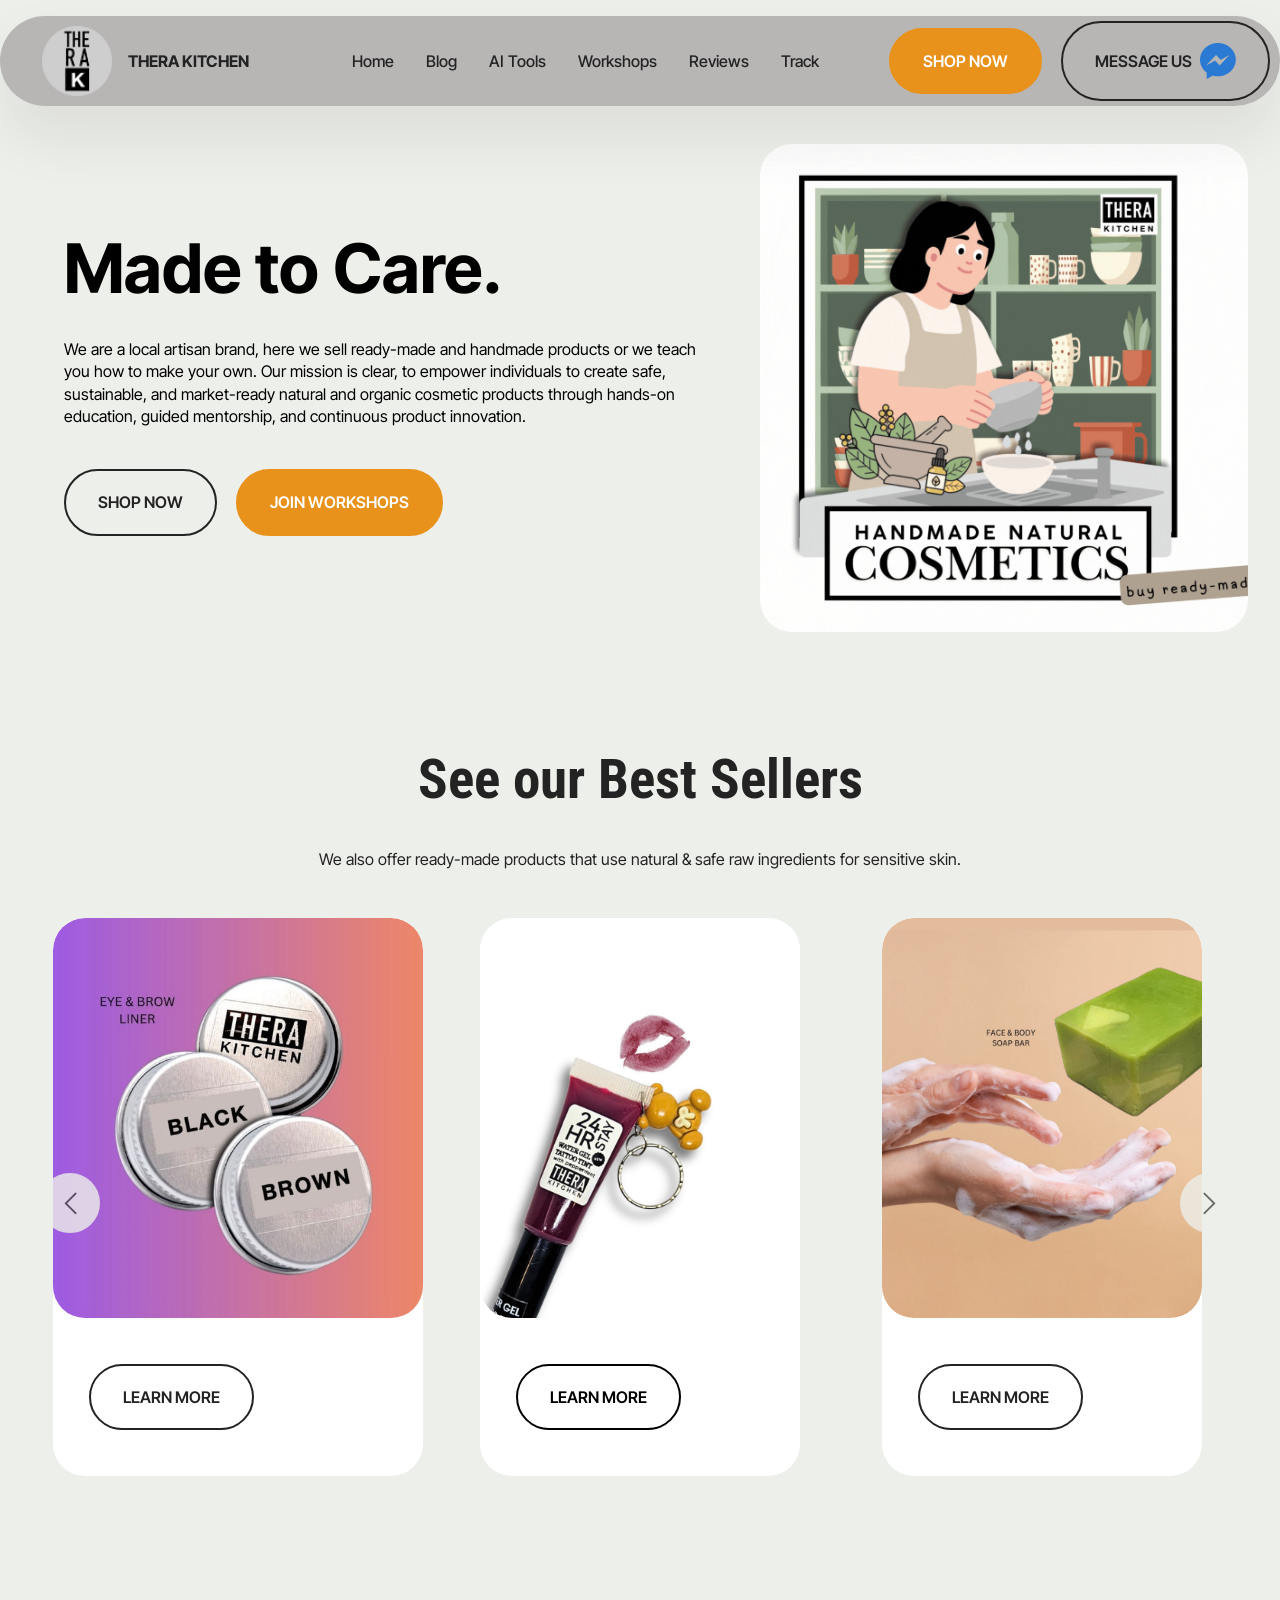
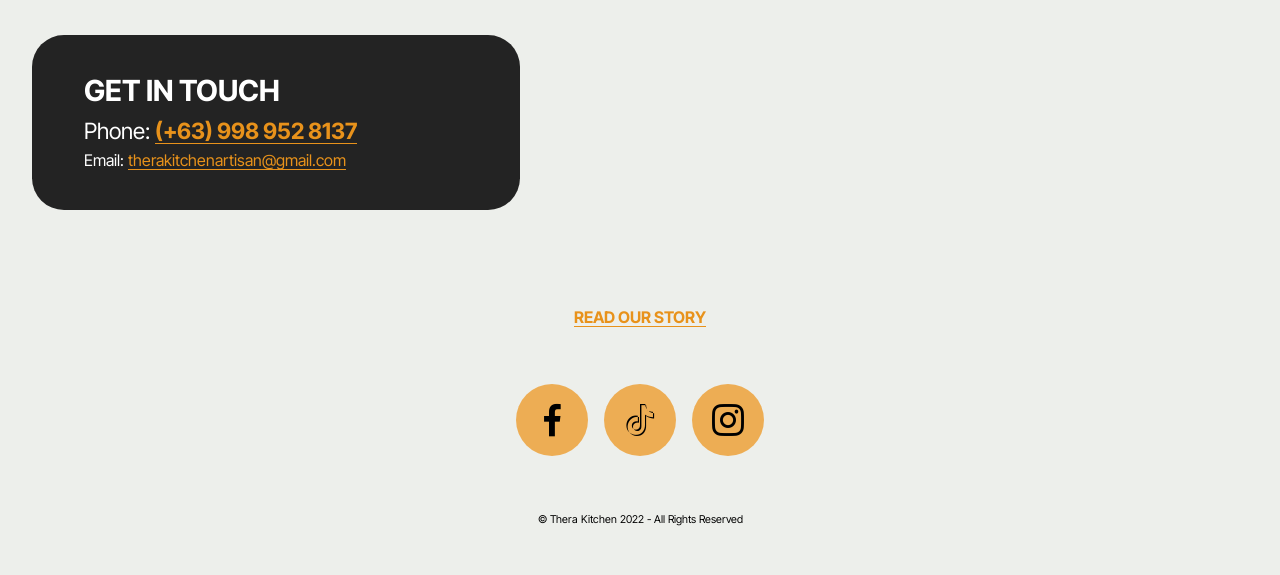
<file: index.html>
<!DOCTYPE html>
<html  >
<head>
  <!-- Site made with Mobirise Website Builder v6.1.12, https://mobirise.com -->
  <meta charset="UTF-8">
  <meta http-equiv="X-UA-Compatible" content="IE=edge">
  <meta name="generator" content="Mobirise v6.1.12, mobirise.com">
  <meta name="viewport" content="width=device-width, initial-scale=1, minimum-scale=1">
  <link rel="shortcut icon" href="assets/images/thera20round20logo201-64x64.png" type="image/x-icon">
  <meta name="description" content="">
  
  
  <title>Home</title>
  <link rel="stylesheet" href="assets/web/assets/mobirise-icons2/mobirise2.css">
  <link rel="stylesheet" href="assets/bootstrap/css/bootstrap.min.css">
  <link rel="stylesheet" href="assets/animatecss/animate.css">
  <link rel="stylesheet" href="assets/dropdown/css/style.css">
  <link rel="stylesheet" href="assets/socicon/css/styles.css">
  <link rel="stylesheet" href="assets/theme/css/style.css">
  <link rel="preload" href="https://fonts.googleapis.com/css?family=Inter+Tight:100,200,300,400,500,600,700,800,900,100i,200i,300i,400i,500i,600i,700i,800i,900i&display=swap" as="style" onload="this.onload=null;this.rel='stylesheet'">
  <noscript><link rel="stylesheet" href="https://fonts.googleapis.com/css?family=Inter+Tight:100,200,300,400,500,600,700,800,900,100i,200i,300i,400i,500i,600i,700i,800i,900i&display=swap"></noscript>
  <link rel="preload" href="https://fonts.googleapis.com/css?family=Roboto+Condensed:100,200,300,400,500,600,700,800,900,100i,200i,300i,400i,500i,600i,700i,800i,900i&display=swap" as="style" onload="this.onload=null;this.rel='stylesheet'">
  <noscript><link rel="stylesheet" href="https://fonts.googleapis.com/css?family=Roboto+Condensed:100,200,300,400,500,600,700,800,900,100i,200i,300i,400i,500i,600i,700i,800i,900i&display=swap"></noscript>
  <link rel="preload" as="style" href="assets/mobirise/css/mbr-additional.css?v=e5e3z8"><link rel="stylesheet" href="assets/mobirise/css/mbr-additional.css?v=e5e3z8" type="text/css">

  
  
  
</head>
<body>
  
  <section data-bs-version="5.1" class="menu menu2 cid-veI0uJcOkn" once="menu" id="menu02-1m">
	

	<nav class="navbar navbar-dropdown navbar-fixed-top navbar-expand-lg">
		<div class="container">
			<div class="navbar-brand">
				<span class="navbar-logo">
					<a href="https://therakitchen.online">
						<img src="assets/images/thera20round20logo201-64x64.png" alt="Thera Kitchen" style="height: 4.4rem;">
					</a>
				</span>
				<span class="navbar-caption-wrap"><a class="navbar-caption text-black text-primary display-4" href="index.html#header05-1">THERA KITCHEN</a></span>
			</div>
			<button class="navbar-toggler" type="button" data-toggle="collapse" data-bs-toggle="collapse" data-target="#navbarSupportedContent" data-bs-target="#navbarSupportedContent" aria-controls="navbarNavAltMarkup" aria-expanded="false" aria-label="Toggle navigation">
				<div class="hamburger">
					<span></span>
					<span></span>
					<span></span>
					<span></span>
				</div>
			</button>
			<div class="collapse navbar-collapse" id="navbarSupportedContent">
				<ul class="navbar-nav nav-dropdown" data-app-modern-menu="true"><li class="nav-item">
						<a class="nav-link link text-black display-4" href="http://therakitchen.online" target="_blank">Home</a>
					</li><li class="nav-item"><a class="nav-link link text-black display-4" href="index.html#header01-7">Blog</a></li>
					<li class="nav-item">
						<a class="nav-link link text-black display-4" href="index.html#features04-w" aria-expanded="false">AI Tools</a>
					</li><li class="nav-item"><a class="nav-link link text-black text-primary display-4" href="workshop.html">Workshops</a></li>
					<li class="nav-item">
						<a class="nav-link link text-black display-4" href="https://951faee5bf53443e90362c56c94fdb6d.elf.site/" target="_blank">Reviews</a>
					</li><li class="nav-item"><a class="nav-link link text-black text-primary display-4" href="https://spx.ph/en" target="_blank">Track</a></li></ul>
				
				<div class="navbar-buttons mbr-section-btn"><a class="btn btn-primary display-4" href="https://take.app/therakitchen/" target="_blank">SHOP NOW</a> <a class="btn btn-black-outline display-4" href="https://m.me/therakitchenph" target="_blank"><span class="socicon socicon-messenger mbr-iconfont mbr-iconfont-btn" style="font-size: 36px; color: rgb(42, 122, 212);"></span>MESSAGE US</a></div>
			</div>
		</div>
	</nav>
</section>

<section data-bs-version="5.1" class="header1 cid-veN69guvbi" id="header01-1t">
	

	
	

	<div class="container-fluid">
		<div class="row justify-content-center">
			<div class="col-12 col-md-12 col-lg-5 image-wrapper">
				<img class="w-100" src="assets/images/front-page-update-april-22-2026.gif" alt="Thera Kitchen">
			</div>
			<div class="col-12 col-lg col-md-12">
				<div class="text-wrapper align-left">
					<h1 class="mbr-section-title mbr-fonts-style mb-4 display-1">
						<strong>Made to Care.</strong></h1>
					<p class="mbr-text mbr-fonts-style mb-4 display-4">We are a local artisan brand, here we sell ready-made and handmade products or we teach you how to make your own. Our mission is clear, to empower individuals to create safe, sustainable, and market-ready natural and organic cosmetic products through hands-on education, guided mentorship, and continuous product innovation.<br></p>
					<div class="mbr-section-btn mt-3"><a class="btn btn-black-outline display-4" href="https://take.app/therakitchen/" target="_blank">SHOP NOW</a> <a class="btn btn-primary display-4" href="workshop.html">JOIN WORKSHOPS</a></div>
				</div>
			</div>
		</div>
	</div>
</section>

<section data-bs-version="5.1" class="features017 mbr-embla cid-vgAcHRNpsF" id="features017-3j">
	
	
	<div class="position-relative">
		<div class="container-fluid">
			<div class="row justify-content-center">
				<div class="col-12 content-head">
					<div class="mbr-section-head mb-5">
						<h4 class="mbr-section-title mbr-fonts-style align-center mb-0 display-2"><strong>See our Best Sellers</strong></h4>
						<h5 class="mbr-section-subtitle mbr-fonts-style align-center mb-0 mt-4 display-4"><div>We also offer ready-made products that use natural &amp; safe raw ingredients for sensitive skin.</div></h5>
					</div>
				</div>
			</div>
		</div>

		<div class="embla" data-skip-snaps="true" data-align="center" data-contain-scroll="trimSnaps" data-loop="true" data-auto-play="true" data-auto-play-interval="5" data-draggable="true">
			<div class="embla__viewport container-fluid">
				<div class="embla__container">
					
					<div class="embla__slide slider-image item active" style="margin-left: 1rem; margin-right: 1rem;">
						<div class="slide-content">
							<div class="item-img">
								<div class="item-wrapper">
									
								<a href="http://overallfaceandbodysoapbarhttps://therakitchen.github.io/overallfaceandbodysoapbar/" target="false"></a><a href="https://therakitchen.github.io/watergel24hourstay/"><img src="assets/images/water20gel20tint-838x1048.jpg" alt="Water Gel Lip Tint" title="" data-slide-to="0" data-bs-slide-to="0"></a></div>
							</div>
							<div class="item-content">
								
								
								
							</div>
							<div class="mbr-section-btn item-footer mt-2"><a href="https://therakitchen.github.io/watergel24hourstay/" class="btn item-btn btn-info-outline display-4">LEARN MORE</a></div>
						</div>
					</div><div class="embla__slide slider-image item" style="margin-left: 1rem; margin-right: 1rem;">
						<div class="slide-content">
							<div class="item-img">
								<div class="item-wrapper">
									
								<a href="https://take.app/therakitchen/p/clzcvrj3y0017xga9hlr51474" target="false"></a><a href="" target="false"></a><a href="https://therakitchen.github.io/overallfaceandbodysoapbar/"><img src="assets/images/soap20bar-838x1048.jpg" alt="Overall Face and Body Soap Bar" title="" data-slide-to="1" data-bs-slide-to="1"></a></div>
							</div>
							<div class="item-content">
								
								
								
							</div>

							<div class="mbr-section-btn item-footer mt-2"><a href="https://therakitchen.github.io/overallfaceandbodysoapbar/" class="btn item-btn btn-black-outline display-4">LEARN MORE</a></div>
						</div>
					</div>
					<div class="embla__slide slider-image item" style="margin-left: 1rem; margin-right: 1rem;">
						<div class="slide-content">
							<div class="item-img">
								<div class="item-wrapper">
									
								<a href="https://therakitchen.github.io/oatglowfacialcreamwash/"><img src="assets/images/oat20glow20facial20wash2-838x1048.jpg" alt="Oat Glow Facial Wash" title="" data-slide-to="3" data-bs-slide-to="3"></a></div>
							</div>
							<div class="item-content">
								
								
								
							</div>
							<div class="mbr-section-btn item-footer mt-2"><a href="https://therakitchen.github.io/oatglowfacialcreamwash/" class="btn item-btn btn-black-outline display-4">LEARN MORE</a></div>
						</div>
					</div>
					<div class="embla__slide slider-image item" style="margin-left: 1rem; margin-right: 1rem;">
						<div class="slide-content">
							<div class="item-img">
								<div class="item-wrapper">
									
								<a href="https://therakitchen.github.io/skinkindbbcream/"><img src="assets/images/skin20kind20bb20cream20-838x1048.jpg" alt="Skin Kind BB Cream" title="" data-slide-to="4" data-bs-slide-to="4"></a></div>
							</div>
							<div class="item-content">
								
								
								
							</div>
							<div class="mbr-section-btn item-footer mt-2"><a href="https://therakitchen.github.io/skinkindbbcream/" class="btn item-btn btn-black-outline display-4">LEARN MORE</a></div>
						</div>
					</div>
					<div class="embla__slide slider-image item" style="margin-left: 1rem; margin-right: 1rem;">
						<div class="slide-content">
							<div class="item-img">
								<div class="item-wrapper">
									
								<a href="https://therakitchen.github.io/vinylpigmentlips-cheekstain/"><img src="assets/images/vinyl20pigment-838x1048.jpg" alt="Vinyl Pigment Stain" title="" data-slide-to="5" data-bs-slide-to="5"></a></div>
							</div>
							<div class="item-content">
								
								
								
							</div>
							<div class="mbr-section-btn item-footer mt-2"><a href="https://therakitchen.github.io/vinylpigmentlips-cheekstain/" class="btn item-btn btn-black-outline display-4">LEARN MORE</a></div>
						</div>
					</div>
					<div class="embla__slide slider-image item" style="margin-left: 1rem; margin-right: 1rem;">
					<div class="slide-content">
						<div class="item-img">
							<div class="item-wrapper">
								
							<a href="https://therakitchen.github.io/lusterdustshampoo/"><img src="assets/images/luster20dust3-838x1048.jpg" alt="Luster Dust Shampoo" title="" data-slide-to="5" data-bs-slide-to="5"></a></div>
						</div>
						<div class="item-content">
							
							
							
						</div>
						<div class="mbr-section-btn item-footer mt-2"><a href="https://therakitchen.github.io/lusterdustshampoo/" class="btn item-btn btn-black-outline display-4">LEARN MORE</a></div>
					</div>
					</div><div class="embla__slide slider-image item" style="margin-left: 1rem; margin-right: 1rem;">
						<div class="slide-content">
							<div class="item-img">
								<div class="item-wrapper">
									
								<a href="https://therakitchen.github.io/hairconditionerbloombars/"><img src="assets/images/bloom20bars-838x1048.jpg" alt="Bloom Bars Hair Conditioner" title="" data-slide-to="6" data-bs-slide-to="6"></a></div>
							</div>
							<div class="item-content">
								
								
								
							</div>
							<div class="mbr-section-btn item-footer mt-2"><a href="https://therakitchen.github.io/hairconditionerbloombars/" class="btn item-btn btn-black-outline display-4">LEARN MORE</a></div>
						</div>
					</div>
					<div class="embla__slide slider-image item" style="margin-left: 1rem; margin-right: 1rem;">
						<div class="slide-content">
							<div class="item-img">
								<div class="item-wrapper">
									
								<a href="https://therakitchen.github.io/botanicaglowsettingpowder/"><img src="assets/images/seting20powder-838x1048.jpg" alt="Botanica Glow Setting Face Powder" title="" data-slide-to="7" data-bs-slide-to="7"></a></div>
							</div>
							<div class="item-content">
								
								
								
							</div>
							<div class="mbr-section-btn item-footer mt-2"><a href="https://therakitchen.github.io/botanicaglowsettingpowder/" class="btn item-btn btn-black-outline display-4">LEARN MORE</a></div>
						</div>
					</div><div class="embla__slide slider-image item" style="margin-left: 1rem; margin-right: 1rem;">
						<div class="slide-content">
							<div class="item-img">
								<div class="item-wrapper">
									
								<a href="https://therakitchen.github.io/edgestayeyeliner/"><img src="assets/images/edge20stay-838x1048.jpeg" alt="Edge Stay" title="" data-slide-to="8" data-bs-slide-to="9"></a></div>
							</div>
							<div class="item-content">
								
								
								
							</div>
							<div class="mbr-section-btn item-footer mt-2"><a href="https://therakitchen.github.io/edgestayeyeliner/" class="btn item-btn btn-black-outline display-4">LEARN MORE</a></div>
						</div>
					</div>
					
				</div>
			</div>
			<button class="embla__button embla__button--prev">
				<span class="mobi-mbri mobi-mbri-arrow-prev mbr-iconfont" aria-hidden="true"></span>
				<span class="sr-only visually-hidden visually-hidden visually-hidden">Previous</span>
			</button>
			<button class="embla__button embla__button--next">
				<span class="mobi-mbri mobi-mbri-arrow-next mbr-iconfont" aria-hidden="true"></span>
				<span class="sr-only visually-hidden visually-hidden visually-hidden">Next</span>
			</button>
		</div>
	</div>
</section>

<section data-bs-version="5.1" class="contacts2 map1 cid-tLdYHD757A" id="contacts02-9">

    

    
    <div class="container">
        <div class="mbr-section-head mb-5">
            <h3 class="mbr-section-title mbr-fonts-style align-center mb-0 display-7"><strong>WE'D LOVE TO HEAR FROM YOU</strong></h3>
            
        </div>
        <div class="row justify-content-center mt-4">
            <div class="card col-12 col-md-5">
                <div class="card-wrapper">
                    <div class="text-wrapper">
                        <h5 class="cardTitle mbr-fonts-style mb-2 display-5">
                        <strong>GET IN TOUCH</strong></h5>
                    <ul class="list mbr-fonts-style display-4">
                        <li class="mbr-text item-wrap"><span style="font-size: 1.4rem;">Phone: </span><a href="tel:+12345678910" class="text-primary" style="font-size: 1.4rem;"><strong>(+63) 998 952 8137</strong></a></li>
                        <li class="mbr-text item-wrap">Email: <a href="mailto:therakitchenartisan@site.com?subject=Inquiry%20for%20Workshop" class="text-primary">therakitchenartisan@gmail.com</a></li>
                    </ul>
                    </div>
                </div>
            </div>
            <div class="map-wrapper col-12 col-md-7">
                <div class="google-map"><iframe frameborder="0" style="border:0" src="https://www.google.com/maps/embed?pb=!1m18!1m12!1m3!1d3865.859377470427!2d121.0731129400002!3d14.319599786191928!2m3!1f0!2f0!3f0!3m2!1i1024!2i768!4f13.1!3m3!1m2!1s0x3397d70072e1ec35%3A0xe358774133ccc570!2sThera%20Kitchen!5e0!3m2!1sen!2sph!4v1774282691846!5m2!1sen!2sph" allowfullscreen=""></iframe></div>
            </div>
        </div>
    </div>
</section>

<section data-bs-version="5.1" class="footer3 cid-vgjgWazMSn" once="footers" id="footer03-3f">

        

    

    <div class="container">
        <div class="row">
            <div class="row-links">
                <ul class="header-menu">
                  
                  
                  
                  
                <li class="header-menu-item mbr-fonts-style display-4"><em><a href="about.html" class="text-primary"><strong>READ OUR STORY</strong></a></em></li></ul>
              </div>

            <div class="col-12 mt-4">
                <div class="social-row">
                    <div class="soc-item">
                        <a href="https://www.facebook.com/therakitchenph" target="_blank">
                            <span class="mbr-iconfont display-7 socicon-facebook socicon" style="color: rgb(0, 0, 0); fill: rgb(0, 0, 0);"></span>
                        </a>
                    </div>
                    <div class="soc-item">
                        <a href="https://www.tiktok.com/@thera.kitchen" target="_blank">
                            <span class="mbr-iconfont socicon-tiktok socicon" style="color: rgb(0, 0, 0); fill: rgb(0, 0, 0);"></span>
                        </a>
                    </div>
                    <div class="soc-item">
                        <a href="https://www.instagram.com/therakitchenartisan/" target="_blank">
                            <span class="mbr-iconfont socicon-instagram socicon"></span>
                        </a>
                    </div>
                    
                    
                </div>
            </div>
            <div class="col-12 mt-5">
                <p class="mbr-fonts-style copyright display-7">
                    © Thera Kitchen 2022 - All Rights Reserved
                </p>
            </div>
        </div>
    </div>
</section>


<script src="assets/bootstrap/js/bootstrap.bundle.min.js"></script>
  <script src="assets/smoothscroll/smooth-scroll.js"></script>
  <script src="assets/ytplayer/index.js"></script>
  <script src="assets/dropdown/js/navbar-dropdown.js"></script>
  <script src="assets/embla/embla.min.js"></script>
  <script src="assets/embla/script.js"></script>
  <script src="assets/theme/js/script.js"></script>
  
  
  
  <input name="animation" type="hidden">
  </body>
</html>
</file>
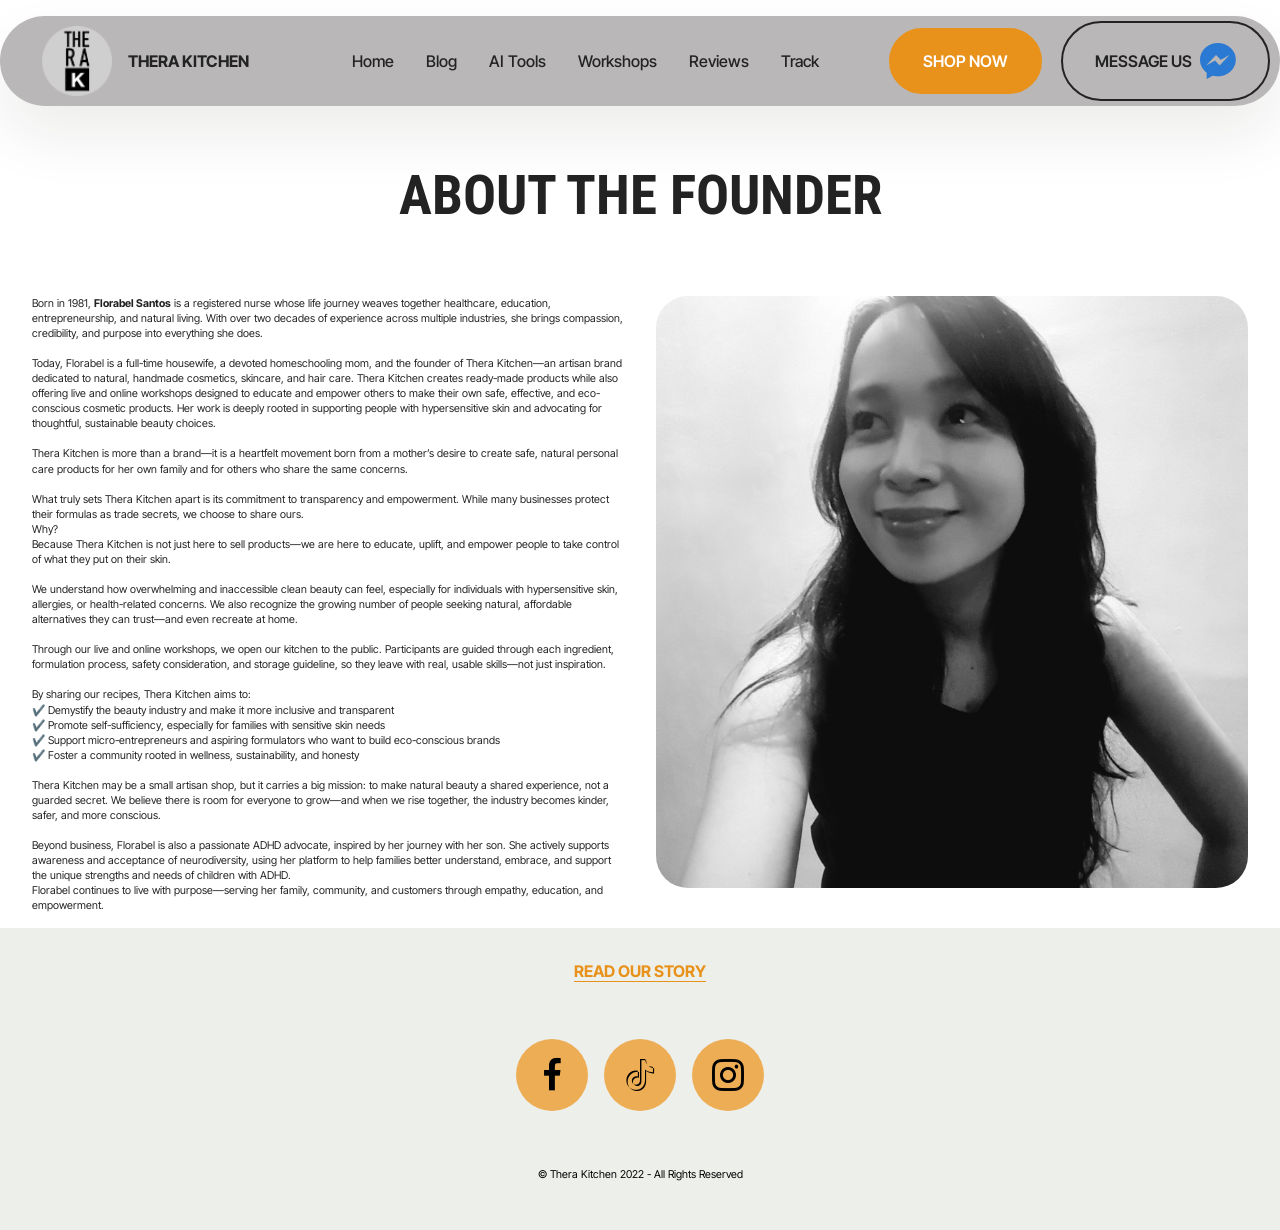
<file: about.html>
<!DOCTYPE html>
<html  >
<head>
  <!-- Site made with Mobirise Website Builder v6.1.12, https://mobirise.com -->
  <meta charset="UTF-8">
  <meta http-equiv="X-UA-Compatible" content="IE=edge">
  <meta name="generator" content="Mobirise v6.1.12, mobirise.com">
  <meta name="viewport" content="width=device-width, initial-scale=1, minimum-scale=1">
  <link rel="shortcut icon" href="assets/images/thera20round20logo201-64x64.png" type="image/x-icon">
  <meta name="description" content="">
  
  
  <title>About</title>
  <link rel="stylesheet" href="assets/web/assets/mobirise-icons2/mobirise2.css">
  <link rel="stylesheet" href="assets/bootstrap/css/bootstrap.min.css">
  <link rel="stylesheet" href="assets/animatecss/animate.css">
  <link rel="stylesheet" href="assets/dropdown/css/style.css">
  <link rel="stylesheet" href="assets/socicon/css/styles.css">
  <link rel="stylesheet" href="assets/theme/css/style.css">
  <link rel="preload" href="https://fonts.googleapis.com/css?family=Inter+Tight:100,200,300,400,500,600,700,800,900,100i,200i,300i,400i,500i,600i,700i,800i,900i&display=swap" as="style" onload="this.onload=null;this.rel='stylesheet'">
  <noscript><link rel="stylesheet" href="https://fonts.googleapis.com/css?family=Inter+Tight:100,200,300,400,500,600,700,800,900,100i,200i,300i,400i,500i,600i,700i,800i,900i&display=swap"></noscript>
  <link rel="preload" href="https://fonts.googleapis.com/css?family=Roboto+Condensed:100,200,300,400,500,600,700,800,900,100i,200i,300i,400i,500i,600i,700i,800i,900i&display=swap" as="style" onload="this.onload=null;this.rel='stylesheet'">
  <noscript><link rel="stylesheet" href="https://fonts.googleapis.com/css?family=Roboto+Condensed:100,200,300,400,500,600,700,800,900,100i,200i,300i,400i,500i,600i,700i,800i,900i&display=swap"></noscript>
  <link rel="preload" as="style" href="assets/mobirise/css/mbr-additional.css?v=d4pHK1"><link rel="stylesheet" href="assets/mobirise/css/mbr-additional.css?v=d4pHK1" type="text/css">

  
  
  
</head>
<body>
  
  <section data-bs-version="5.1" class="menu menu2 cid-veI0uJcOkn" once="menu" id="menu02-30">
	

	<nav class="navbar navbar-dropdown navbar-fixed-top navbar-expand-lg">
		<div class="container">
			<div class="navbar-brand">
				<span class="navbar-logo">
					<a href="https://therakitchen.online">
						<img src="assets/images/thera20round20logo201-64x64.png" alt="Thera Kitchen" style="height: 4.4rem;">
					</a>
				</span>
				<span class="navbar-caption-wrap"><a class="navbar-caption text-black text-primary display-4" href="index.html#header05-1">THERA KITCHEN</a></span>
			</div>
			<button class="navbar-toggler" type="button" data-toggle="collapse" data-bs-toggle="collapse" data-target="#navbarSupportedContent" data-bs-target="#navbarSupportedContent" aria-controls="navbarNavAltMarkup" aria-expanded="false" aria-label="Toggle navigation">
				<div class="hamburger">
					<span></span>
					<span></span>
					<span></span>
					<span></span>
				</div>
			</button>
			<div class="collapse navbar-collapse" id="navbarSupportedContent">
				<ul class="navbar-nav nav-dropdown" data-app-modern-menu="true"><li class="nav-item">
						<a class="nav-link link text-black display-4" href="http://therakitchen.online" target="_blank">Home</a>
					</li><li class="nav-item"><a class="nav-link link text-black display-4" href="index.html#header01-7">Blog</a></li>
					<li class="nav-item">
						<a class="nav-link link text-black display-4" href="index.html#features04-w" aria-expanded="false">AI Tools</a>
					</li><li class="nav-item"><a class="nav-link link text-black text-primary display-4" href="workshop.html">Workshops</a></li>
					<li class="nav-item">
						<a class="nav-link link text-black display-4" href="https://951faee5bf53443e90362c56c94fdb6d.elf.site/" target="_blank">Reviews</a>
					</li><li class="nav-item"><a class="nav-link link text-black text-primary display-4" href="https://spx.ph/en" target="_blank">Track</a></li></ul>
				
				<div class="navbar-buttons mbr-section-btn"><a class="btn btn-primary display-4" href="https://take.app/therakitchen/" target="_blank">SHOP NOW</a> <a class="btn btn-black-outline display-4" href="https://m.me/therakitchenph" target="_blank"><span class="socicon socicon-messenger mbr-iconfont mbr-iconfont-btn" style="font-size: 36px; color: rgb(42, 122, 212);"></span>MESSAGE US</a></div>
			</div>
		</div>
	</nav>
</section>

<section data-bs-version="5.1" class="article11 cid-vg4RSh6WPR" id="article11-34">
    

    
    
    <div class="container">
        <div class="row justify-content-center">
            <div class="title col-md-12 col-lg-10">
                <h3 class="mbr-section-title mbr-fonts-style align-center mt-0 mb-0 display-2">
                <strong>ABOUT THE FOUNDER</strong></h3>
                
                
            </div>
        </div>
    </div>
</section>

<section data-bs-version="5.1" class="image05 cid-vg4RtJ5HuH" id="image05-33">    
    
    
    
    <div class="container">
        <div class="row ">
            <div class="col-12 col-lg-6">
                <div class="image-wrapper mb-4">
                    <img class="w-100" src="assets/images/20170224-195839-1696x1696.jpeg" alt="Thera Kitchen">
                </div>
                
            </div>
            <div class="col-12 col-lg">
                <p class="mbr-side-description mbr-fonts-style mb-0 align-center display-7">Born in 1981, <strong>Florabel Santos</strong> is a registered nurse whose life journey weaves together healthcare, education, entrepreneurship, and natural living. With over two decades of experience across multiple industries, she brings compassion, credibility, and purpose into everything she does.<br><br>Today, Florabel is a full-time housewife, a devoted homeschooling mom, and the founder of Thera Kitchen—an artisan brand dedicated to natural, handmade cosmetics, skincare, and hair care. Thera Kitchen creates ready-made products while also offering live and online workshops designed to educate and empower others to make their own safe, effective, and eco-conscious cosmetic products. Her work is deeply rooted in supporting people with hypersensitive skin and advocating for thoughtful, sustainable beauty choices.<br><br>Thera Kitchen is more than a brand—it is a heartfelt movement born from a mother’s desire to create safe, natural personal care products for her own family and for others who share the same concerns. <br><br>What truly sets Thera Kitchen apart is its commitment to transparency and empowerment. While many businesses protect their formulas as trade secrets, we choose to share ours.<br>Why?<br>Because Thera Kitchen is not just here to sell products—we are here to educate, uplift, and empower people to take control of what they put on their skin.<br><br>We understand how overwhelming and inaccessible clean beauty can feel, especially for individuals with hypersensitive skin, allergies, or health-related concerns. We also recognize the growing number of people seeking natural, affordable alternatives they can trust—and even recreate at home.<br><br>Through our live and online workshops, we open our kitchen to the public. Participants are guided through each ingredient, formulation process, safety consideration, and storage guideline, so they leave with real, usable skills—not just inspiration.<br><br>By sharing our recipes, Thera Kitchen aims to:<br>✔️ Demystify the beauty industry and make it more inclusive and transparent<br>✔️ Promote self-sufficiency, especially for families with sensitive skin needs<br>✔️ Support micro-entrepreneurs and aspiring formulators who want to build eco-conscious brands<br>✔️ Foster a community rooted in wellness, sustainability, and honesty<br><br>Thera Kitchen may be a small artisan shop, but it carries a big mission: to make natural beauty a shared experience, not a guarded secret. We believe there is room for everyone to grow—and when we rise together, the industry becomes kinder, safer, and more conscious.<br><br>Beyond business, Florabel is also a passionate ADHD advocate, inspired by her journey with her son. She actively supports awareness and acceptance of neurodiversity, using her platform to help families better understand, embrace, and support the unique strengths and needs of children with ADHD.<br>Florabel continues to live with purpose—serving her family, community, and customers through empathy, education, and empowerment.<br><br></p>
            </div>
        </div>
    </div>
</section>

<section data-bs-version="5.1" class="footer3 cid-vgjgWazMSn" once="footers" id="footer03-3f">

        

    

    <div class="container">
        <div class="row">
            <div class="row-links">
                <ul class="header-menu">
                  
                  
                  
                  
                <li class="header-menu-item mbr-fonts-style display-4"><em><a href="about.html" class="text-primary"><strong>READ OUR STORY</strong></a></em></li></ul>
              </div>

            <div class="col-12 mt-4">
                <div class="social-row">
                    <div class="soc-item">
                        <a href="https://www.facebook.com/therakitchenph" target="_blank">
                            <span class="mbr-iconfont display-7 socicon-facebook socicon" style="color: rgb(0, 0, 0); fill: rgb(0, 0, 0);"></span>
                        </a>
                    </div>
                    <div class="soc-item">
                        <a href="https://www.tiktok.com/@thera.kitchen" target="_blank">
                            <span class="mbr-iconfont socicon-tiktok socicon" style="color: rgb(0, 0, 0); fill: rgb(0, 0, 0);"></span>
                        </a>
                    </div>
                    <div class="soc-item">
                        <a href="https://www.instagram.com/therakitchenartisan/" target="_blank">
                            <span class="mbr-iconfont socicon-instagram socicon"></span>
                        </a>
                    </div>
                    
                    
                </div>
            </div>
            <div class="col-12 mt-5">
                <p class="mbr-fonts-style copyright display-7">
                    © Thera Kitchen 2022 - All Rights Reserved
                </p>
            </div>
        </div>
    </div>
</section>


<script src="assets/bootstrap/js/bootstrap.bundle.min.js"></script>
  <script src="assets/smoothscroll/smooth-scroll.js"></script>
  <script src="assets/ytplayer/index.js"></script>
  <script src="assets/dropdown/js/navbar-dropdown.js"></script>
  <script src="assets/theme/js/script.js"></script>
  
  
  
  <input name="animation" type="hidden">
  </body>
</html>
</file>
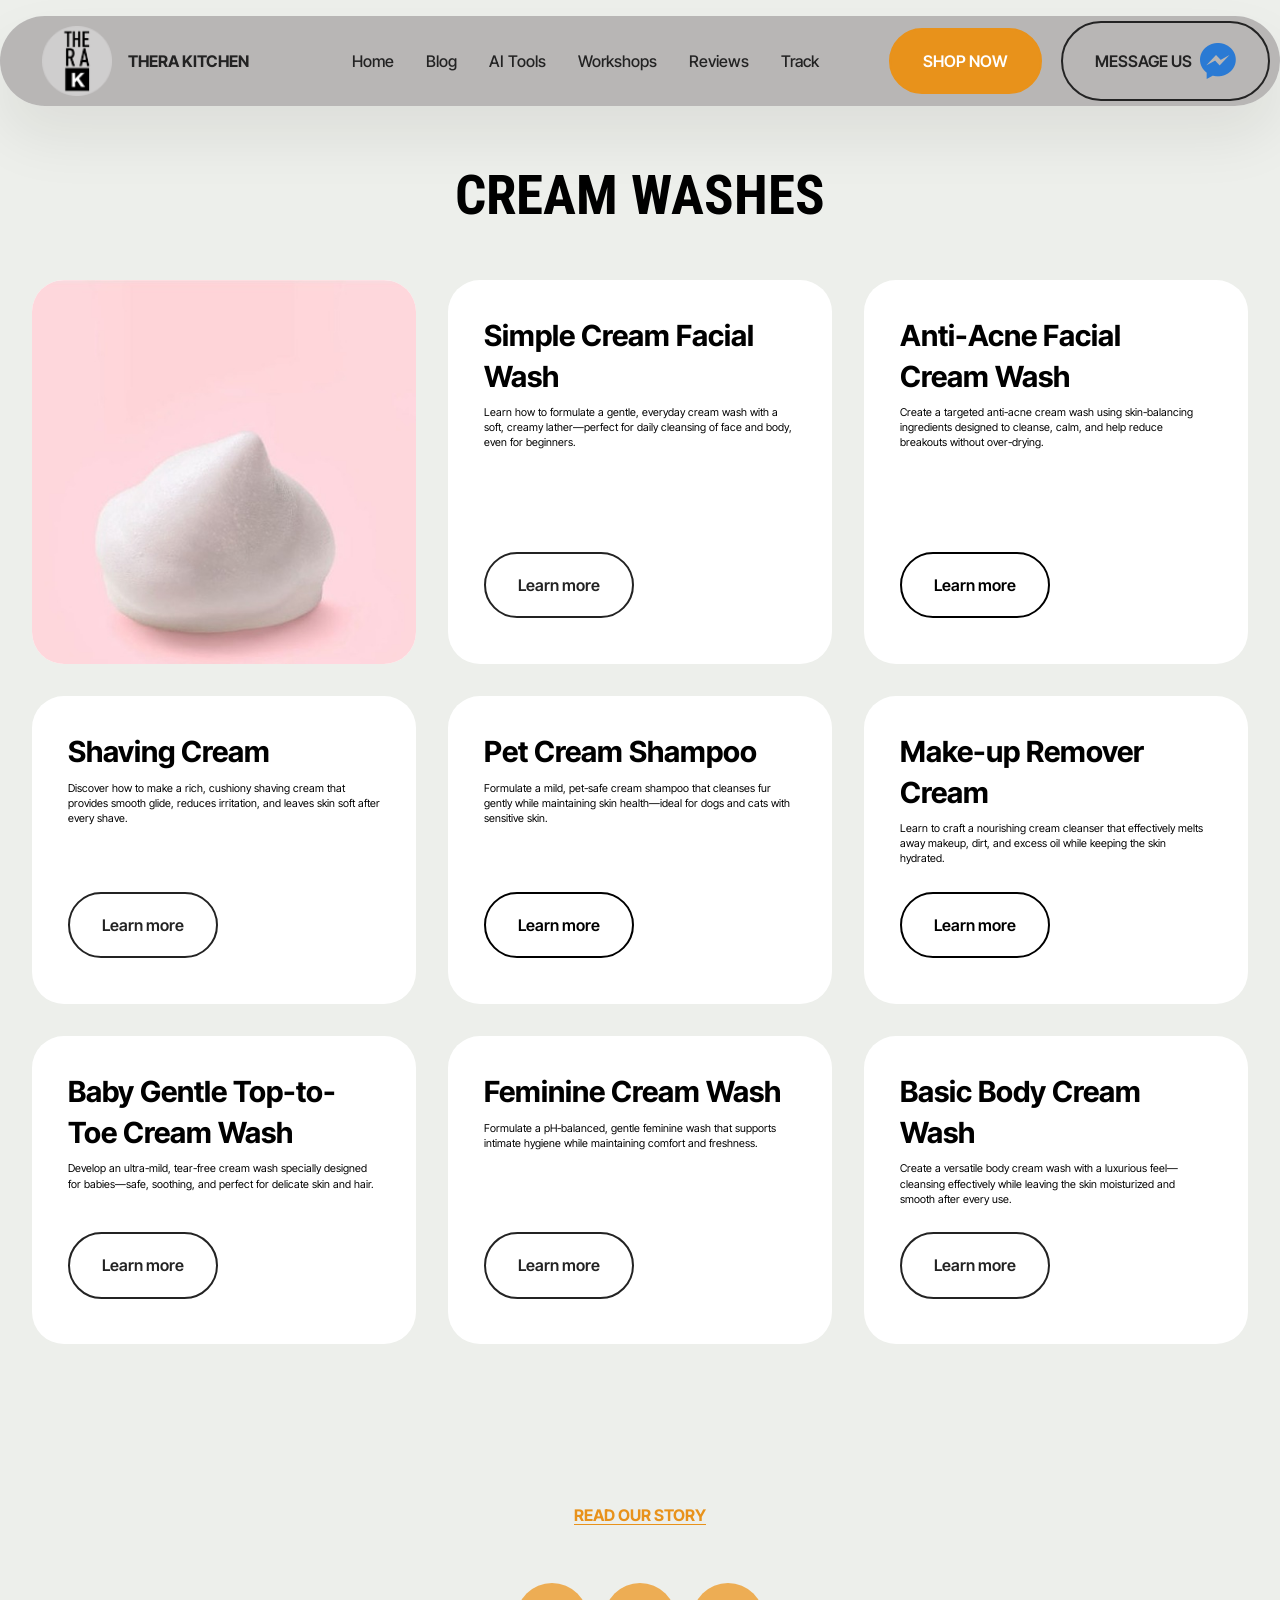
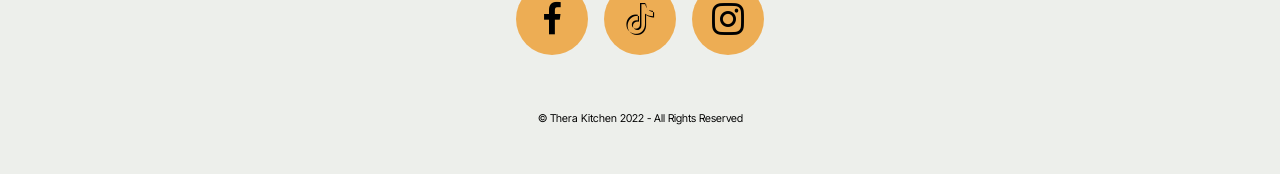
<file: creamwashes.html>
<!DOCTYPE html>
<html  >
<head>
  <!-- Site made with Mobirise Website Builder v6.1.12, https://mobirise.com -->
  <meta charset="UTF-8">
  <meta http-equiv="X-UA-Compatible" content="IE=edge">
  <meta name="generator" content="Mobirise v6.1.12, mobirise.com">
  <meta name="viewport" content="width=device-width, initial-scale=1, minimum-scale=1">
  <link rel="shortcut icon" href="assets/images/thera20round20logo201-64x64.png" type="image/x-icon">
  <meta name="description" content="">
  
  
  <title>Cream Washes</title>
  <link rel="stylesheet" href="assets/web/assets/mobirise-icons2/mobirise2.css">
  <link rel="stylesheet" href="assets/bootstrap/css/bootstrap.min.css">
  <link rel="stylesheet" href="assets/animatecss/animate.css">
  <link rel="stylesheet" href="assets/dropdown/css/style.css">
  <link rel="stylesheet" href="assets/socicon/css/styles.css">
  <link rel="stylesheet" href="assets/theme/css/style.css">
  <link rel="preload" href="https://fonts.googleapis.com/css?family=Inter+Tight:100,200,300,400,500,600,700,800,900,100i,200i,300i,400i,500i,600i,700i,800i,900i&display=swap" as="style" onload="this.onload=null;this.rel='stylesheet'">
  <noscript><link rel="stylesheet" href="https://fonts.googleapis.com/css?family=Inter+Tight:100,200,300,400,500,600,700,800,900,100i,200i,300i,400i,500i,600i,700i,800i,900i&display=swap"></noscript>
  <link rel="preload" href="https://fonts.googleapis.com/css?family=Roboto+Condensed:100,200,300,400,500,600,700,800,900,100i,200i,300i,400i,500i,600i,700i,800i,900i&display=swap" as="style" onload="this.onload=null;this.rel='stylesheet'">
  <noscript><link rel="stylesheet" href="https://fonts.googleapis.com/css?family=Roboto+Condensed:100,200,300,400,500,600,700,800,900,100i,200i,300i,400i,500i,600i,700i,800i,900i&display=swap"></noscript>
  <link rel="preload" as="style" href="assets/mobirise/css/mbr-additional.css?v=f7iRLV"><link rel="stylesheet" href="assets/mobirise/css/mbr-additional.css?v=f7iRLV" type="text/css">

  
  
  
</head>
<body>
  
  <section data-bs-version="5.1" class="menu menu2 cid-veI0uJcOkn" once="menu" id="menu02-35">
	

	<nav class="navbar navbar-dropdown navbar-fixed-top navbar-expand-lg">
		<div class="container">
			<div class="navbar-brand">
				<span class="navbar-logo">
					<a href="https://therakitchen.online">
						<img src="assets/images/thera20round20logo201-64x64.png" alt="Thera Kitchen" style="height: 4.4rem;">
					</a>
				</span>
				<span class="navbar-caption-wrap"><a class="navbar-caption text-black text-primary display-4" href="index.html#header05-1">THERA KITCHEN</a></span>
			</div>
			<button class="navbar-toggler" type="button" data-toggle="collapse" data-bs-toggle="collapse" data-target="#navbarSupportedContent" data-bs-target="#navbarSupportedContent" aria-controls="navbarNavAltMarkup" aria-expanded="false" aria-label="Toggle navigation">
				<div class="hamburger">
					<span></span>
					<span></span>
					<span></span>
					<span></span>
				</div>
			</button>
			<div class="collapse navbar-collapse" id="navbarSupportedContent">
				<ul class="navbar-nav nav-dropdown" data-app-modern-menu="true"><li class="nav-item">
						<a class="nav-link link text-black display-4" href="http://therakitchen.online" target="_blank">Home</a>
					</li><li class="nav-item"><a class="nav-link link text-black display-4" href="index.html#header01-7">Blog</a></li>
					<li class="nav-item">
						<a class="nav-link link text-black display-4" href="index.html#features04-w" aria-expanded="false">AI Tools</a>
					</li><li class="nav-item"><a class="nav-link link text-black text-primary display-4" href="workshop.html">Workshops</a></li>
					<li class="nav-item">
						<a class="nav-link link text-black display-4" href="https://951faee5bf53443e90362c56c94fdb6d.elf.site/" target="_blank">Reviews</a>
					</li><li class="nav-item"><a class="nav-link link text-black text-primary display-4" href="https://spx.ph/en" target="_blank">Track</a></li></ul>
				
				<div class="navbar-buttons mbr-section-btn"><a class="btn btn-primary display-4" href="https://take.app/therakitchen/" target="_blank">SHOP NOW</a> <a class="btn btn-black-outline display-4" href="https://m.me/therakitchenph" target="_blank"><span class="socicon socicon-messenger mbr-iconfont mbr-iconfont-btn" style="font-size: 36px; color: rgb(42, 122, 212);"></span>MESSAGE US</a></div>
			</div>
		</div>
	</nav>
</section>

<section data-bs-version="5.1" class="features036 cid-vgcz6EemwU" id="features036-3a">
	

	
	

	<div class="container">
		<div class="row justify-content-center">
			<div class="col-md-12 content-head mb-5">
				<h1 class="mbr-section-title mbr-fonts-style mb-0 display-2">
					<strong>CREAM WASHES</strong></h1>
				
			</div>
		</div>


		<div class="row justify-content-center">
			<div class="item features-without-image col-12 col-md-12 col-lg-4 item-mb active">
				<div class="item-wrapper image-wrapper">
					<img class="w-100" src="assets/images/cream20wash-general-816x612.jpeg" alt="Thera Kitchen" data-slide-to="0" data-bs-slide-to="0">
				</div>
			</div>

			<div class="item features-without-image col-12 col-md-12 col-lg-4 item-mb">
				<div class="item-wrapper">
					<div class="align-left item-content">
						
						<h5 class="card-title mbr-fonts-style display-5">
							<strong>Simple Cream Facial Wash</strong></h5>
						<p class="card-text mbr-fonts-style display-7">
							Learn how to formulate a gentle, everyday cream wash with a soft, creamy lather—perfect for daily cleansing of face and body, even for beginners.
						</p>
						<div class="mbr-section-btn item-footer"><a href="" class="btn item-btn btn-black-outline display-4">Learn more</a></div>
					</div>

				</div>
			</div>
			<div class="item features-without-image col-12 col-md-12 col-lg-4 item-mb">
				<div class="item-wrapper">
					<div class=" align-left item-content">
						
						<h5 class="card-title mbr-fonts-style display-5">
							<strong>Anti-Acne Facial Cream Wash</strong></h5>
						<p class="card-text mbr-fonts-style display-7">
							Create a targeted anti-acne cream wash using skin-balancing ingredients designed to cleanse, calm, and help reduce breakouts without over-drying.</p>
						<div class="mbr-section-btn item-footer"><a href="" class="btn item-btn btn-info-outline display-4">Learn more</a></div>
					</div>

				</div>
			</div>
			<div class="item features-without-image col-12 col-md-12 col-lg-4 item-mb">
				<div class="item-wrapper">
					<div class="align-left item-content">
						
						<h5 class="card-title mbr-fonts-style display-5">
							<strong>Shaving Cream</strong></h5>
						<p class="card-text mbr-fonts-style display-7">
							Discover how to make a rich, cushiony shaving cream that provides smooth glide, reduces irritation, and leaves skin soft after every shave.</p>
						<div class="mbr-section-btn item-footer"><a href="" class="btn item-btn btn-black-outline display-4">Learn more</a></div>
					</div>

				</div>
			</div><div class="item features-without-image col-12 col-md-12 col-lg-4 item-mb">
				<div class="item-wrapper">
					<div class="align-left item-content">
						
						<h5 class="card-title mbr-fonts-style display-5">
							<strong>Pet Cream Shampoo</strong></h5>
						<p class="card-text mbr-fonts-style display-7">
							Formulate a mild, pet-safe cream shampoo that cleanses fur gently while maintaining skin health—ideal for dogs and cats with sensitive skin.</p>
						<div class="mbr-section-btn item-footer"><a href="" class="btn item-btn btn-info-outline display-4">Learn more</a></div>
					</div>

				</div>
			</div>
			
			<div class="item features-without-image col-12 col-md-12 col-lg-4 item-mb">
				<div class="item-wrapper">
					<div class="align-left item-content">
						
						<h5 class="card-title mbr-fonts-style display-5">
							<strong>Make-up Remover Cream</strong></h5>
						<p class="card-text mbr-fonts-style display-7">
							Learn to craft a nourishing cream cleanser that effectively melts away makeup, dirt, and excess oil while keeping the skin hydrated.</p>
						<div class="mbr-section-btn item-footer"><a href="" class="btn item-btn btn-info-outline display-4">Learn more</a></div>
					</div>

				</div>
			</div><div class="item features-without-image col-12 col-md-12 col-lg-4 item-mb">
				<div class="item-wrapper">
					<div class="align-left item-content">
						
						<h5 class="card-title mbr-fonts-style display-5"><strong>Baby Gentle Top-to-Toe Cream Wash</strong></h5>
						<p class="card-text mbr-fonts-style display-7">
							Develop an ultra-mild, tear-free cream wash specially designed for babies—safe, soothing, and perfect for delicate skin and hair.</p>
						<div class="mbr-section-btn item-footer"><a href="" class="btn item-btn btn-black-outline display-4">Learn more</a></div>
					</div>

				</div>
			</div><div class="item features-without-image col-12 col-md-12 col-lg-4 item-mb">
				<div class="item-wrapper">
					<div class="align-left item-content">
						
						<h5 class="card-title mbr-fonts-style display-5">
							<strong>Feminine Cream Wash</strong></h5>
						<p class="card-text mbr-fonts-style display-7">
							Formulate a pH-balanced, gentle feminine wash that supports intimate hygiene while maintaining comfort and freshness.</p>
						<div class="mbr-section-btn item-footer"><a href="" class="btn item-btn btn-black-outline display-4">Learn more</a></div>
					</div>

				</div>
			</div><div class="item features-without-image col-12 col-md-12 col-lg-4 item-mb">
				<div class="item-wrapper">
					<div class="align-left item-content">
						
						<h5 class="card-title mbr-fonts-style display-5">
							<strong>Basic Body Cream Wash</strong></h5>
						<p class="card-text mbr-fonts-style display-7">
							Create a versatile body cream wash with a luxurious feel—cleansing effectively while leaving the skin moisturized and smooth after every use.</p>
						<div class="mbr-section-btn item-footer"><a href="" class="btn item-btn btn-black-outline display-4">Learn more</a></div>
					</div>

				</div>
			</div>
		</div>
	</div>
</section>

<section data-bs-version="5.1" class="footer3 cid-vgjgWazMSn" once="footers" id="footer03-3f">

        

    

    <div class="container">
        <div class="row">
            <div class="row-links">
                <ul class="header-menu">
                  
                  
                  
                  
                <li class="header-menu-item mbr-fonts-style display-4"><em><a href="about.html" class="text-primary"><strong>READ OUR STORY</strong></a></em></li></ul>
              </div>

            <div class="col-12 mt-4">
                <div class="social-row">
                    <div class="soc-item">
                        <a href="https://www.facebook.com/therakitchenph" target="_blank">
                            <span class="mbr-iconfont display-7 socicon-facebook socicon" style="color: rgb(0, 0, 0); fill: rgb(0, 0, 0);"></span>
                        </a>
                    </div>
                    <div class="soc-item">
                        <a href="https://www.tiktok.com/@thera.kitchen" target="_blank">
                            <span class="mbr-iconfont socicon-tiktok socicon" style="color: rgb(0, 0, 0); fill: rgb(0, 0, 0);"></span>
                        </a>
                    </div>
                    <div class="soc-item">
                        <a href="https://www.instagram.com/therakitchenartisan/" target="_blank">
                            <span class="mbr-iconfont socicon-instagram socicon"></span>
                        </a>
                    </div>
                    
                    
                </div>
            </div>
            <div class="col-12 mt-5">
                <p class="mbr-fonts-style copyright display-7">
                    © Thera Kitchen 2022 - All Rights Reserved
                </p>
            </div>
        </div>
    </div>
</section>


<script src="assets/bootstrap/js/bootstrap.bundle.min.js"></script>
  <script src="assets/smoothscroll/smooth-scroll.js"></script>
  <script src="assets/ytplayer/index.js"></script>
  <script src="assets/dropdown/js/navbar-dropdown.js"></script>
  <script src="assets/theme/js/script.js"></script>
  
  
  
  <input name="animation" type="hidden">
  </body>
</html>
</file>
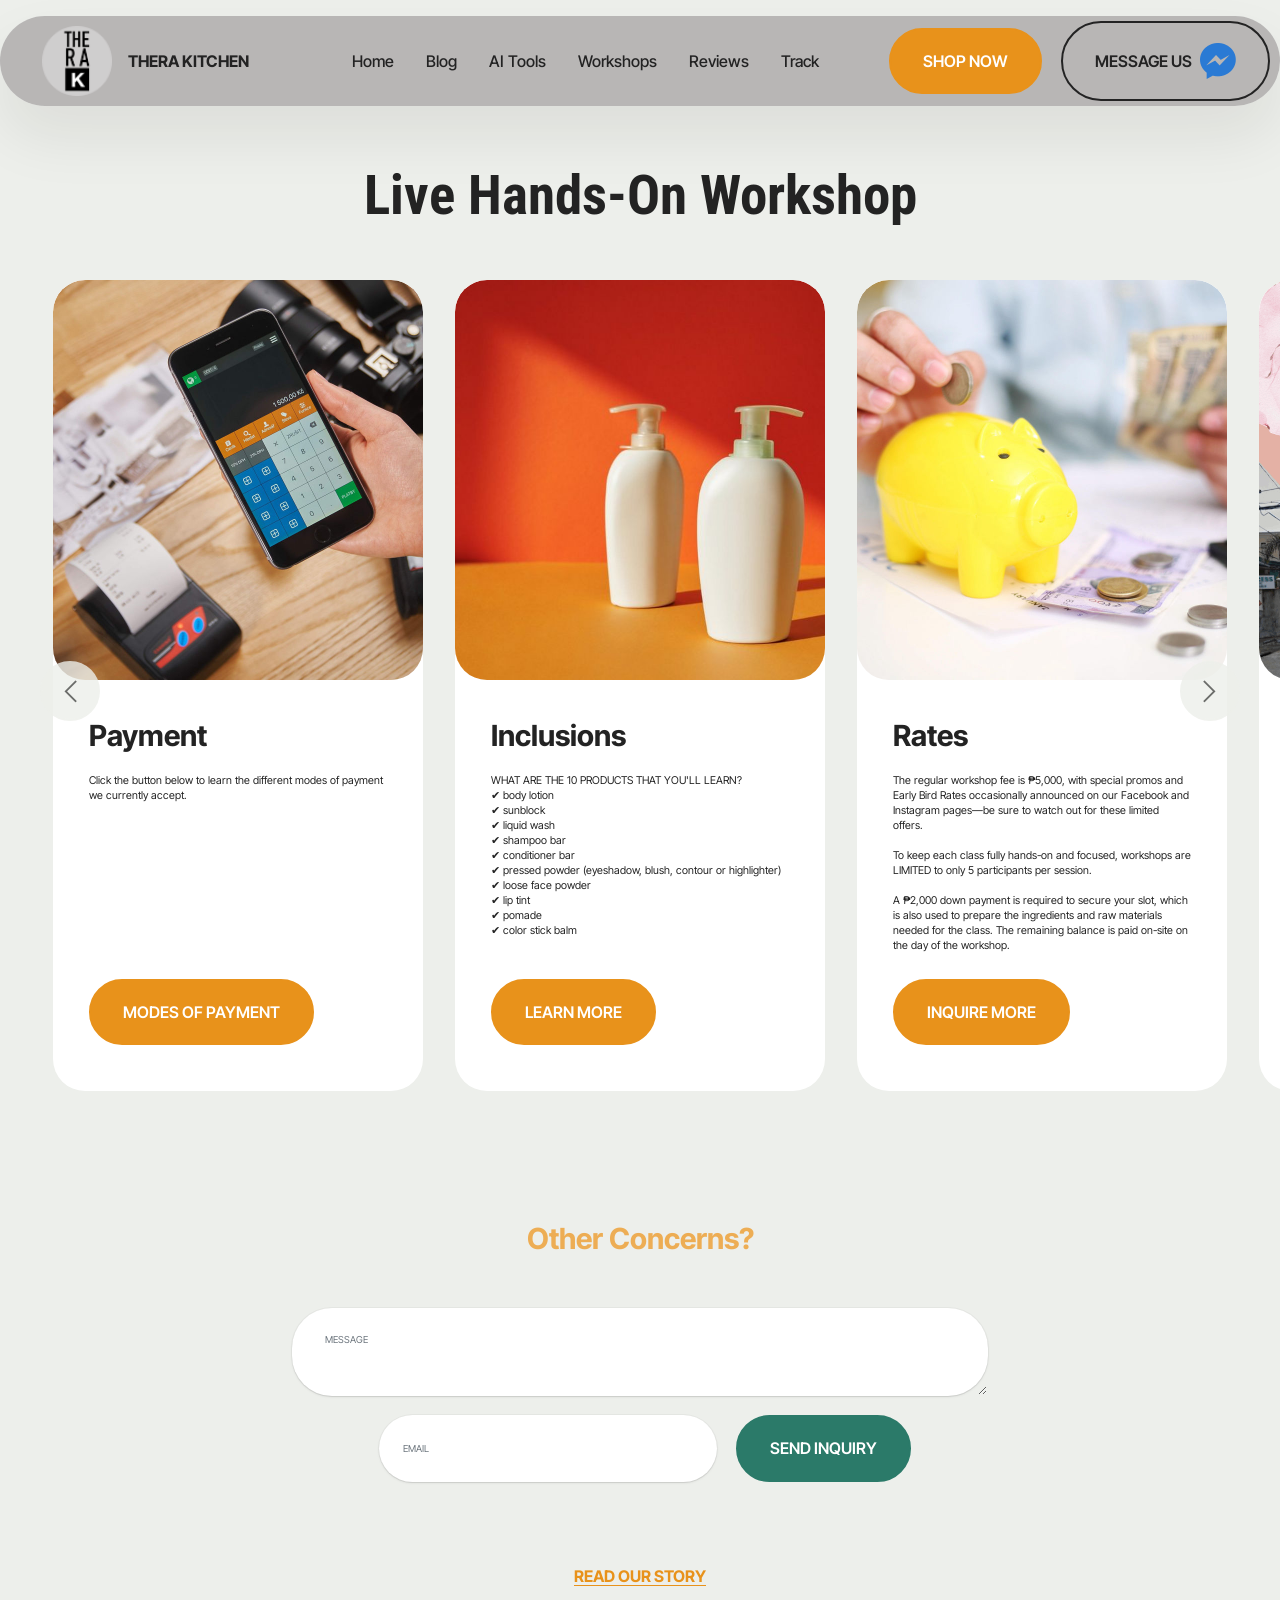
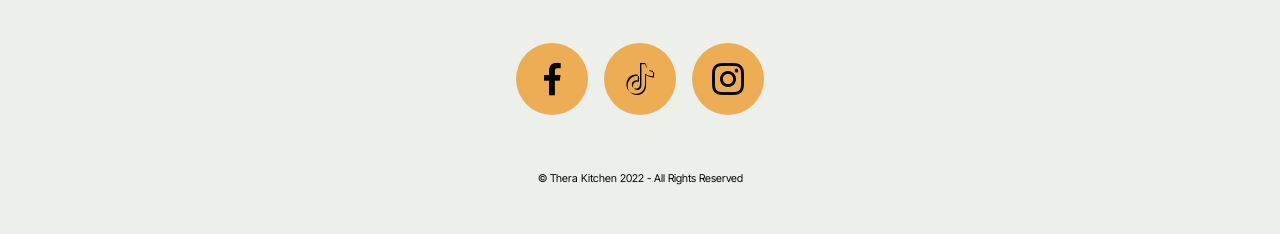
<file: livehandson.html>
<!DOCTYPE html>
<html  >
<head>
  <!-- Site made with Mobirise Website Builder v6.1.12, https://mobirise.com -->
  <meta charset="UTF-8">
  <meta http-equiv="X-UA-Compatible" content="IE=edge">
  <meta name="generator" content="Mobirise v6.1.12, mobirise.com">
  <meta name="viewport" content="width=device-width, initial-scale=1, minimum-scale=1">
  <link rel="shortcut icon" href="assets/images/thera20round20logo201-64x64.png" type="image/x-icon">
  <meta name="description" content="">
  
  
  <title>Live Hands-On</title>
  <link rel="stylesheet" href="assets/web/assets/mobirise-icons2/mobirise2.css">
  <link rel="stylesheet" href="assets/bootstrap/css/bootstrap.min.css">
  <link rel="stylesheet" href="assets/animatecss/animate.css">
  <link rel="stylesheet" href="assets/dropdown/css/style.css">
  <link rel="stylesheet" href="assets/socicon/css/styles.css">
  <link rel="stylesheet" href="assets/theme/css/style.css">
  <link rel="stylesheet" href="assets/recaptcha.css">
  <link rel="preload" href="https://fonts.googleapis.com/css?family=Inter+Tight:100,200,300,400,500,600,700,800,900,100i,200i,300i,400i,500i,600i,700i,800i,900i&display=swap" as="style" onload="this.onload=null;this.rel='stylesheet'">
  <noscript><link rel="stylesheet" href="https://fonts.googleapis.com/css?family=Inter+Tight:100,200,300,400,500,600,700,800,900,100i,200i,300i,400i,500i,600i,700i,800i,900i&display=swap"></noscript>
  <link rel="preload" href="https://fonts.googleapis.com/css?family=Roboto+Condensed:100,200,300,400,500,600,700,800,900,100i,200i,300i,400i,500i,600i,700i,800i,900i&display=swap" as="style" onload="this.onload=null;this.rel='stylesheet'">
  <noscript><link rel="stylesheet" href="https://fonts.googleapis.com/css?family=Roboto+Condensed:100,200,300,400,500,600,700,800,900,100i,200i,300i,400i,500i,600i,700i,800i,900i&display=swap"></noscript>
  <link rel="preload" as="style" href="assets/mobirise/css/mbr-additional.css?v=bbaNVc"><link rel="stylesheet" href="assets/mobirise/css/mbr-additional.css?v=bbaNVc" type="text/css">

  
  
  
</head>
<body>
  
  <section data-bs-version="5.1" class="menu menu2 cid-veI0uJcOkn" once="menu" id="menu02-23">
	

	<nav class="navbar navbar-dropdown navbar-fixed-top navbar-expand-lg">
		<div class="container">
			<div class="navbar-brand">
				<span class="navbar-logo">
					<a href="https://therakitchen.online">
						<img src="assets/images/thera20round20logo201-64x64.png" alt="Thera Kitchen" style="height: 4.4rem;">
					</a>
				</span>
				<span class="navbar-caption-wrap"><a class="navbar-caption text-black text-primary display-4" href="index.html#header05-1">THERA KITCHEN</a></span>
			</div>
			<button class="navbar-toggler" type="button" data-toggle="collapse" data-bs-toggle="collapse" data-target="#navbarSupportedContent" data-bs-target="#navbarSupportedContent" aria-controls="navbarNavAltMarkup" aria-expanded="false" aria-label="Toggle navigation">
				<div class="hamburger">
					<span></span>
					<span></span>
					<span></span>
					<span></span>
				</div>
			</button>
			<div class="collapse navbar-collapse" id="navbarSupportedContent">
				<ul class="navbar-nav nav-dropdown" data-app-modern-menu="true"><li class="nav-item">
						<a class="nav-link link text-black display-4" href="http://therakitchen.online" target="_blank">Home</a>
					</li><li class="nav-item"><a class="nav-link link text-black display-4" href="index.html#header01-7">Blog</a></li>
					<li class="nav-item">
						<a class="nav-link link text-black display-4" href="index.html#features04-w" aria-expanded="false">AI Tools</a>
					</li><li class="nav-item"><a class="nav-link link text-black text-primary display-4" href="workshop.html">Workshops</a></li>
					<li class="nav-item">
						<a class="nav-link link text-black display-4" href="https://951faee5bf53443e90362c56c94fdb6d.elf.site/" target="_blank">Reviews</a>
					</li><li class="nav-item"><a class="nav-link link text-black text-primary display-4" href="https://spx.ph/en" target="_blank">Track</a></li></ul>
				
				<div class="navbar-buttons mbr-section-btn"><a class="btn btn-primary display-4" href="https://take.app/therakitchen/" target="_blank">SHOP NOW</a> <a class="btn btn-black-outline display-4" href="https://m.me/therakitchenph" target="_blank"><span class="socicon socicon-messenger mbr-iconfont mbr-iconfont-btn" style="font-size: 36px; color: rgb(42, 122, 212);"></span>MESSAGE US</a></div>
			</div>
		</div>
	</nav>
</section>

<section data-bs-version="5.1" class="features017 mbr-embla cid-veNmN4IjAd" id="features017-25">
	
	
	<div class="position-relative">
		<div class="container-fluid">
			<div class="row justify-content-center">
				<div class="col-12 content-head">
					<div class="mbr-section-head mb-5">
						<h4 class="mbr-section-title mbr-fonts-style align-center mb-0 display-2"><strong>Live Hands-On Workshop</strong></h4>
						
					</div>
				</div>
			</div>
		</div>

		<div class="embla" data-skip-snaps="true" data-align="center" data-contain-scroll="trimSnaps" data-loop="true" data-auto-play="true" data-auto-play-interval="5" data-draggable="true">
			<div class="embla__viewport container-fluid">
				<div class="embla__container">
					
					<div class="embla__slide slider-image item active" style="margin-left: 1rem; margin-right: 1rem;">
						<div class="slide-content">
							<div class="item-img">
								<div class="item-wrapper">
									<img src="assets/images/shop2.jpg" alt="Live Hands On Inclusions" title="" data-slide-to="2" data-bs-slide-to="2">
								</div>
							</div>
							<div class="item-content">
								<h5 class="item-title mbr-fonts-style display-5">
									<strong>Inclusions</strong></h5>
								
								<p class="mbr-text mbr-fonts-style mt-3 display-7">
									WHAT ARE THE 10 PRODUCTS THAT YOU'LL LEARN?<br>✔ body lotion<br>✔ sunblock<br>✔ liquid wash<br>✔ shampoo bar<br>✔ conditioner bar<br>✔ pressed powder (eyeshadow, blush, contour or highlighter)<br>✔ loose face powder<br>✔ lip tint<br>✔ pomade<br>✔ color stick balm<br></p>
							</div>
							<div class="mbr-section-btn item-footer mt-2"><a href="#" class="btn item-btn btn-primary display-4" data-toggle="modal" data-target="#mbr-popup-26">LEARN MORE</a></div>
						</div>
					</div>
					
					<div class="embla__slide slider-image item" style="margin-left: 1rem; margin-right: 1rem;">
						<div class="slide-content">
							<div class="item-img">
								<div class="item-wrapper">
									<img src="assets/images/mbr-1-1200x800.jpg" alt="Mobirise Website Builder" title="" data-slide-to="1" data-bs-slide-to="1">
								</div>
							</div>
							<div class="item-content">
								<h5 class="item-title mbr-fonts-style display-5">
									<strong>Rates</strong></h5>
								
								<p class="mbr-text mbr-fonts-style mt-3 display-7">The regular workshop fee is ₱5,000, with special promos and Early Bird Rates occasionally announced on our Facebook and Instagram pages—be sure to watch out for these limited offers.<br><br>To keep each class fully hands-on and focused, workshops are LIMITED to only 5 participants per session. <br><br>A ₱2,000 down payment is required to secure your slot, which is also used to prepare the ingredients and raw materials needed for the class. The remaining balance is paid on-site on the day of the workshop.&nbsp;</p>
							</div>
							<div class="mbr-section-btn item-footer mt-2"><a href="m.me/therakitchenph" class="btn item-btn btn-primary display-4" target="_blank">INQUIRE MORE</a></div>
						</div>
					</div>
					<div class="embla__slide slider-image item" style="margin-left: 1rem; margin-right: 1rem;">
						<div class="slide-content">
							<div class="item-img">
								<div class="item-wrapper">
									<img src="assets/images/tk20map20icon-740x740.png" alt="Thera Kitchen Main Studio" title="" data-slide-to="2" data-bs-slide-to="2">
								</div>
							</div>
							<div class="item-content">
								<h5 class="item-title mbr-fonts-style display-5">
									<strong>Venue</strong></h5>
								
								<p class="mbr-text mbr-fonts-style mt-3 display-7">All live hands-on workshops are conducted at Thera Kitchen’s Main Studio in Biñan, Laguna—a dedicated space designed for small-group, focused, and fully guided sessions.&nbsp;<br>Click the button below to go to maps.&nbsp;</p>
							</div>
							<div class="mbr-section-btn item-footer mt-2"><a href="https://maps.app.goo.gl/KgQ1XfzgD7YwgqSi7" class="btn item-btn btn-primary display-4" target="_blank">MAP DIRECTIONS</a></div>
						</div>
					</div>
					<div class="embla__slide slider-image item" style="margin-left: 1rem; margin-right: 1rem;">
						<div class="slide-content">
							<div class="item-img">
								<div class="item-wrapper">
									<img src="assets/images/mbr-740x493.jpg" alt="Schedule Live Hands On" title="" data-slide-to="3" data-bs-slide-to="3">
								</div>
							</div>
							<div class="item-content">
								<h5 class="item-title mbr-fonts-style display-5">
									<strong>Schedule</strong></h5>
								
								<p class="mbr-text mbr-fonts-style mt-3 display-7">Workshop schedules are announced in our Facebook and Instagram pages.<br>6-Hour hands-on class sessions are typically held on Saturdays from 10:00 AM to 5:00 PM.<br></p>
							</div>
							<div class="mbr-section-btn item-footer mt-2"><a href="" class="btn item-btn btn-primary display-4" target="_blank">CONTACT US FOR THE LATEST SCHEDULE</a></div>
						</div>
					</div><div class="embla__slide slider-image item" style="margin-left: 1rem; margin-right: 1rem;">
						<div class="slide-content">
							<div class="item-img">
								<div class="item-wrapper">
									<img src="assets/images/mbr-1200x800.jpg" alt="Mobirise Website Builder" title="" data-slide-to="4" data-bs-slide-to="4">
								</div>
							</div>
							<div class="item-content">
								<h5 class="item-title mbr-fonts-style display-5">
									<strong>Payment</strong></h5>
								
								<p class="mbr-text mbr-fonts-style mt-3 display-7">
									Click the button below to learn the different modes of payment we currently accept.</p>
							</div>
							<div class="mbr-section-btn item-footer mt-2"><a href="#" class="btn item-btn btn-primary display-4" data-toggle="modal" data-target="#mbr-popup-27">MODES OF PAYMENT</a></div>
						</div>
					</div>
					
					
				</div>
			</div>
			<button class="embla__button embla__button--prev">
				<span class="mobi-mbri mobi-mbri-arrow-prev mbr-iconfont" aria-hidden="true"></span>
				<span class="sr-only visually-hidden visually-hidden visually-hidden">Previous</span>
			</button>
			<button class="embla__button embla__button--next">
				<span class="mobi-mbri mobi-mbri-arrow-next mbr-iconfont" aria-hidden="true"></span>
				<span class="sr-only visually-hidden visually-hidden visually-hidden">Next</span>
			</button>
		</div>
	</div>
</section>

<section data-bs-version="5.1" class="form1 cid-vftbRcRrwn" id="form01-2t">
	

	

	<div class="container">
		<div class="row content-wrapper justify-content-center">
			<div class="col-lg-7 mbr-form" data-form-type="formoid">
<!--Formbuilder Form-->
<form action="https://mobirise.eu/" method="POST" class="mbr-form form-with-styler" data-form-title="Other Concerns"><input type="hidden" name="email" data-form-email="true" value="ejBAuCYjsxkqaILn79Bi/WOJdiTz3olcujOi2nMlguUl4mts3gxFWCH5NjzsqSvbc5VtOzqNiBvrxXqLoEe+7mvJIK5/sNFwjXfnPIYUlSAu7EI2AIYfXAouJ6LaBr+O.6QTilR9O4pGEUGEJbhoas9QChcrlfRAYyyYiloGVg6iAbrT0CezowqnapfJN5T/hTftcUi8i7NlBGUpXErBh26OSwgqJeO08qSfPk1Lx5vY+Y1SE0S/Zj9XHRgtUaVDW">
<div class="row">
<div hidden="hidden" data-form-alert="" class="alert alert-success col-12">Thank you so this inquiry. Someone from our team will be reaching out to you soon. Kindly hold on. Thanks for filling out the form!</div>
<div hidden="hidden" data-form-alert-danger="" class="alert alert-danger col-12"> Oops...! some problem! </div>
</div>
<div class="dragArea row">
<div class="col-lg-12 col-md-12 col-sm-12">
<h5 class="mbr-section-title mbr-fonts-style mb-5 display-5"><strong>Other Concerns?</strong></h5>
</div>
<div class="col-lg-12 col-md-12 col-sm-12 form-group" data-for="textarea">
<textarea name="textarea" placeholder="MESSAGE" data-form-field="textarea" required="required" class="form-control display-7" id="textarea-form01-2t"></textarea>
</div>
<div data-for="email" class="col-lg-6 col-md-6 col-sm-12 form-group">
<input type="email" name="email" placeholder="EMAIL" data-form-field="email" class="form-control display-7" required="required" value="" id="email-form01-2t">
</div>
<div class="col-auto mbr-section-btn"><button type="submit" class="w-100 w-100 w-100 w-100 w-100 w-100 btn btn-secondary display-4">SEND INQUIRY</button></div>
</div>
</form><!--Formbuilder Form-->
</div>
		</div>
	</div>
</section>

<div class="modal mbr-popup cid-veNn8a1G2j fade" tabindex="-1" role="dialog" data-overlay-color="#000000" data-overlay-opacity="0.8" id="mbr-popup-26" aria-hidden="true">
        <div class="modal-dialog modal-dialog-centered" role="document">
            <div class="modal-content">
                <div class="modal-header">
                    <h5 class="modal-title mbr-fonts-style display-5">INCLUSIONS</h5>
                    <button type="button" class="close" data-dismiss="modal" aria-label="Close">
                        <svg version="1.1" xmlns="http://www.w3.org/2000/svg" width="24" height="24" viewBox="0 0 32 32" fill="currentColor">
                            <path d="M31.797 0.191c-0.264-0.256-0.686-0.25-0.942 0.015l-13.328 13.326c-0.598 0.581 0.342 1.543 0.942 0.942l13.328-13.326c0.27-0.262 0.27-0.695 0-0.957zM14.472 17.515c-0.264-0.256-0.686-0.25-0.942 0.015l-13.328 13.326c-0.613 0.595 0.34 1.562 0.942 0.942l13.328-13.326c0.27-0.262 0.27-0.695 0-0.957zM1.144 0.205c-0.584-0.587-1.544 0.336-0.942 0.942l30.654 30.651c0.613 0.625 1.563-0.325 0.942-0.942z"></path>
                        </svg>
                    </button>
                </div>

                <div class="modal-body">
                    <p>The Live Hands-On Workshop is a small-group, <br>fully guided experience LIMITED TO ONLY 5 participants to ensure focused instruction and personalized support. <br>✔ Participants will learn how to formulate and create 10 different products. <br>✔ The workshop also includes a bonus business overview, covering basic pricing and SRP, an introduction to legal requirements and certifications, and <br>✔ quick marketing guidance for both online and physical selling. <br><br>This is a fully all-inclusive session:<br>✔ complete with lunch meal, snacks, and free-flowing coffee, as well as <br>✔ all raw materials and tools used during the class.<br>✔ Empty packaging is also provided so you can take home your handmade products, neatly packed in a take-home loot bag. <br><br>Participants will receive:<br>🎗️&nbsp; guided formulation and production support,<br><span style="font-size: 0.8rem;">📹&nbsp;&nbsp;</span>access to video modules to prepare you ahead,<br><span style="font-size: 0.8rem;">📋&nbsp;&nbsp;</span>a trusted suppliers list, an e-book and<span style="font-size: 0.8rem;"><br>🏁&nbsp;&nbsp;</span>an optional self-assessment tool paired with<br><span style="font-size: 0.8rem;">📜&nbsp; &nbsp;</span>an e-certificate and Certificate of Attendance.<br><br></p><p>Reserve a spot with a ₱2000 downpayment.</p>

                    <div>
                        
                            

                            
                        </div>
                    </div>

                    <div class="modal-footer pt-0">
                        <div class="mbr-section-btn"><a class="btn btn-md btn-primary display-4" href="https://take.app/therakitchen/p/cmknva3uu001704ky3gce7p5l" target="_blank">ENROLL NOW</a></div>
                    </div>
                </div>
            </div>
        </div>

<div class="modal mbr-popup cid-veNvihDMd2 fade" tabindex="-1" role="dialog" data-overlay-color="#000000" data-overlay-opacity="0.8" id="mbr-popup-27" aria-hidden="true">
        <div class="modal-dialog modal-dialog-centered" role="document">
            <div class="modal-content">
                <div class="modal-header">
                    
                    <button type="button" class="close" data-dismiss="modal" aria-label="Close">
                        <svg version="1.1" xmlns="http://www.w3.org/2000/svg" width="24" height="24" viewBox="0 0 32 32" fill="currentColor">
                            <path d="M31.797 0.191c-0.264-0.256-0.686-0.25-0.942 0.015l-13.328 13.326c-0.598 0.581 0.342 1.543 0.942 0.942l13.328-13.326c0.27-0.262 0.27-0.695 0-0.957zM14.472 17.515c-0.264-0.256-0.686-0.25-0.942 0.015l-13.328 13.326c-0.613 0.595 0.34 1.562 0.942 0.942l13.328-13.326c0.27-0.262 0.27-0.695 0-0.957zM1.144 0.205c-0.584-0.587-1.544 0.336-0.942 0.942l30.654 30.651c0.613 0.625 1.563-0.325 0.942-0.942z"></path>
                        </svg>
                    </button>
                </div>

                <div class="modal-body">
                    

                    <div>
                        <div class="card-img mbr-figure">
                            <img src="assets/images/rates-936x936.png" alt="Payment Terms">
                        </div>
                            

                            
                        </div>
                    </div>

                    <div class="modal-footer">
                        <div class="mbr-section-btn"><a class="btn btn-md btn-primary display-4" href="http://m.me/therakitchenph" target="_blank">SEND PROOF OF PAYMENT HERE</a></div>
                    </div>
                </div>
            </div>
        </div>

<section data-bs-version="5.1" class="footer3 cid-vgjgWazMSn" once="footers" id="footer03-3f">

        

    

    <div class="container">
        <div class="row">
            <div class="row-links">
                <ul class="header-menu">
                  
                  
                  
                  
                <li class="header-menu-item mbr-fonts-style display-4"><em><a href="about.html" class="text-primary"><strong>READ OUR STORY</strong></a></em></li></ul>
              </div>

            <div class="col-12 mt-4">
                <div class="social-row">
                    <div class="soc-item">
                        <a href="https://www.facebook.com/therakitchenph" target="_blank">
                            <span class="mbr-iconfont display-7 socicon-facebook socicon" style="color: rgb(0, 0, 0); fill: rgb(0, 0, 0);"></span>
                        </a>
                    </div>
                    <div class="soc-item">
                        <a href="https://www.tiktok.com/@thera.kitchen" target="_blank">
                            <span class="mbr-iconfont socicon-tiktok socicon" style="color: rgb(0, 0, 0); fill: rgb(0, 0, 0);"></span>
                        </a>
                    </div>
                    <div class="soc-item">
                        <a href="https://www.instagram.com/therakitchenartisan/" target="_blank">
                            <span class="mbr-iconfont socicon-instagram socicon"></span>
                        </a>
                    </div>
                    
                    
                </div>
            </div>
            <div class="col-12 mt-5">
                <p class="mbr-fonts-style copyright display-7">
                    © Thera Kitchen 2022 - All Rights Reserved
                </p>
            </div>
        </div>
    </div>
</section>


<script src="assets/bootstrap/js/bootstrap.bundle.min.js"></script>
  <script src="assets/smoothscroll/smooth-scroll.js"></script>
  <script src="assets/ytplayer/index.js"></script>
  <script src="assets/dropdown/js/navbar-dropdown.js"></script>
  <script src="assets/embla/embla.min.js"></script>
  <script src="assets/embla/script.js"></script>
  <script src="assets/popup-plugin/script.js"></script>
  <script src="assets/popup-overlay-plugin/script.js"></script>
  <script src="assets/theme/js/script.js"></script>
  <script src="assets/formoid.min.js"></script>
  
  
  
  <input name="animation" type="hidden">
  </body>
</html>
</file>
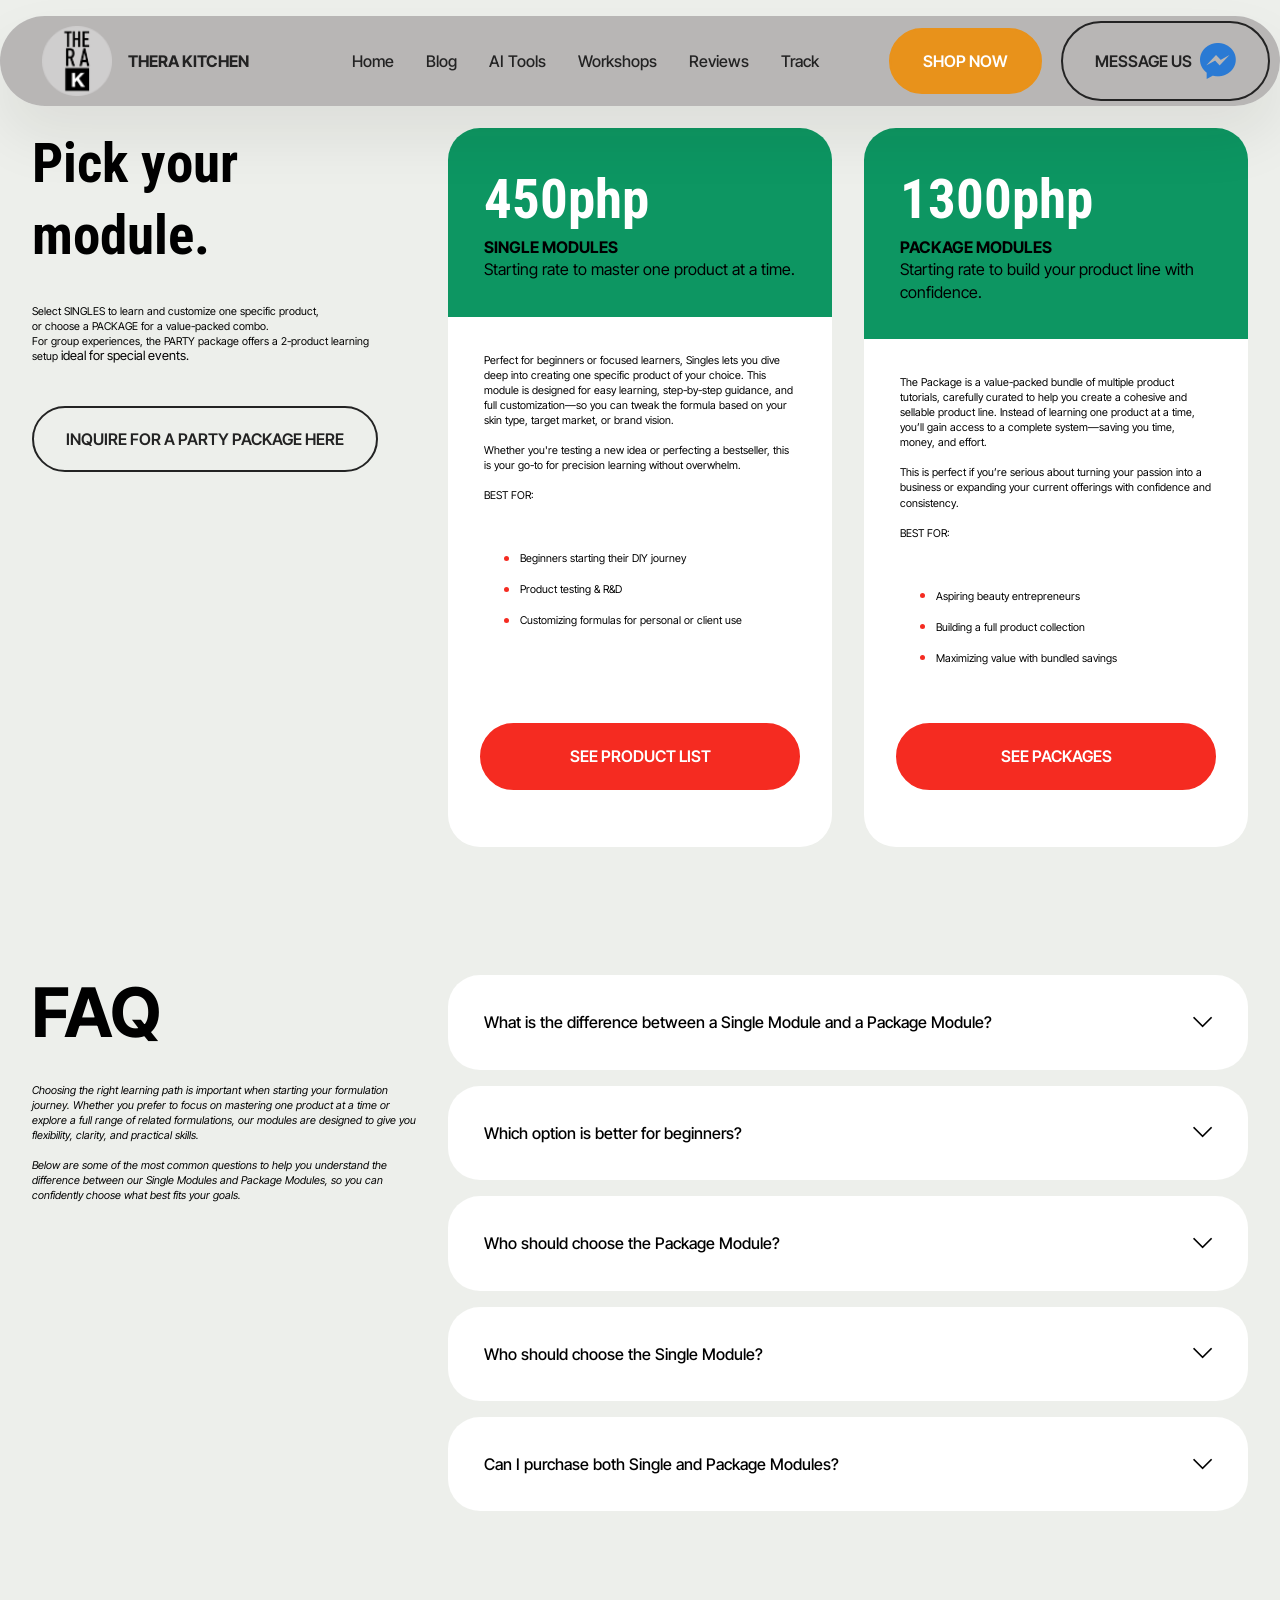
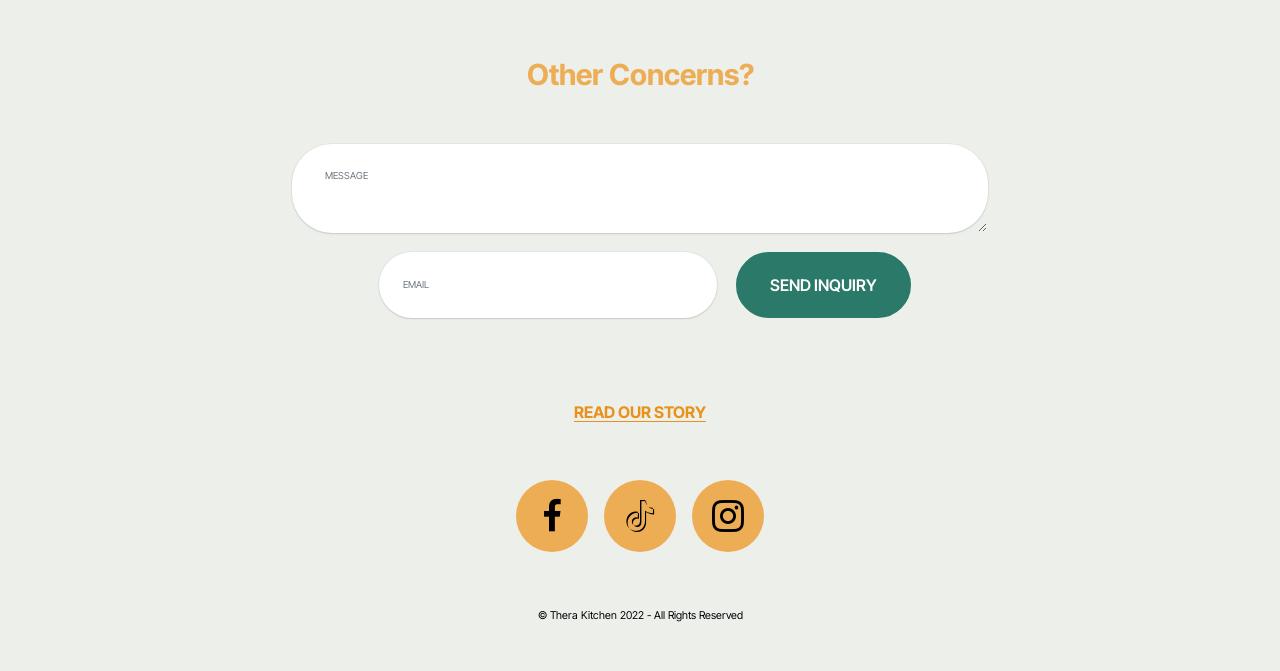
<file: onlinevideos.html>
<!DOCTYPE html>
<html  >
<head>
  <!-- Site made with Mobirise Website Builder v6.1.12, https://mobirise.com -->
  <meta charset="UTF-8">
  <meta http-equiv="X-UA-Compatible" content="IE=edge">
  <meta name="generator" content="Mobirise v6.1.12, mobirise.com">
  <meta name="viewport" content="width=device-width, initial-scale=1, minimum-scale=1">
  <link rel="shortcut icon" href="assets/images/thera20round20logo201-64x64.png" type="image/x-icon">
  <meta name="description" content="">
  
  
  <title>Online Videos</title>
  <link rel="stylesheet" href="assets/web/assets/mobirise-icons2/mobirise2.css">
  <link rel="stylesheet" href="assets/bootstrap/css/bootstrap.min.css">
  <link rel="stylesheet" href="assets/animatecss/animate.css">
  <link rel="stylesheet" href="assets/dropdown/css/style.css">
  <link rel="stylesheet" href="assets/socicon/css/styles.css">
  <link rel="stylesheet" href="assets/theme/css/style.css">
  <link rel="stylesheet" href="assets/recaptcha.css">
  <link rel="preload" href="https://fonts.googleapis.com/css?family=Inter+Tight:100,200,300,400,500,600,700,800,900,100i,200i,300i,400i,500i,600i,700i,800i,900i&display=swap" as="style" onload="this.onload=null;this.rel='stylesheet'">
  <noscript><link rel="stylesheet" href="https://fonts.googleapis.com/css?family=Inter+Tight:100,200,300,400,500,600,700,800,900,100i,200i,300i,400i,500i,600i,700i,800i,900i&display=swap"></noscript>
  <link rel="preload" href="https://fonts.googleapis.com/css?family=Roboto+Condensed:100,200,300,400,500,600,700,800,900,100i,200i,300i,400i,500i,600i,700i,800i,900i&display=swap" as="style" onload="this.onload=null;this.rel='stylesheet'">
  <noscript><link rel="stylesheet" href="https://fonts.googleapis.com/css?family=Roboto+Condensed:100,200,300,400,500,600,700,800,900,100i,200i,300i,400i,500i,600i,700i,800i,900i&display=swap"></noscript>
  <link rel="preload" as="style" href="assets/mobirise/css/mbr-additional.css?v=RtZAFQ"><link rel="stylesheet" href="assets/mobirise/css/mbr-additional.css?v=RtZAFQ" type="text/css">

  
  
  
</head>
<body>
  
  <section data-bs-version="5.1" class="menu menu2 cid-veI0uJcOkn" once="menu" id="menu02-28">
	

	<nav class="navbar navbar-dropdown navbar-fixed-top navbar-expand-lg">
		<div class="container">
			<div class="navbar-brand">
				<span class="navbar-logo">
					<a href="https://therakitchen.online">
						<img src="assets/images/thera20round20logo201-64x64.png" alt="Thera Kitchen" style="height: 4.4rem;">
					</a>
				</span>
				<span class="navbar-caption-wrap"><a class="navbar-caption text-black text-primary display-4" href="index.html#header05-1">THERA KITCHEN</a></span>
			</div>
			<button class="navbar-toggler" type="button" data-toggle="collapse" data-bs-toggle="collapse" data-target="#navbarSupportedContent" data-bs-target="#navbarSupportedContent" aria-controls="navbarNavAltMarkup" aria-expanded="false" aria-label="Toggle navigation">
				<div class="hamburger">
					<span></span>
					<span></span>
					<span></span>
					<span></span>
				</div>
			</button>
			<div class="collapse navbar-collapse" id="navbarSupportedContent">
				<ul class="navbar-nav nav-dropdown" data-app-modern-menu="true"><li class="nav-item">
						<a class="nav-link link text-black display-4" href="http://therakitchen.online" target="_blank">Home</a>
					</li><li class="nav-item"><a class="nav-link link text-black display-4" href="index.html#header01-7">Blog</a></li>
					<li class="nav-item">
						<a class="nav-link link text-black display-4" href="index.html#features04-w" aria-expanded="false">AI Tools</a>
					</li><li class="nav-item"><a class="nav-link link text-black text-primary display-4" href="workshop.html">Workshops</a></li>
					<li class="nav-item">
						<a class="nav-link link text-black display-4" href="https://951faee5bf53443e90362c56c94fdb6d.elf.site/" target="_blank">Reviews</a>
					</li><li class="nav-item"><a class="nav-link link text-black text-primary display-4" href="https://spx.ph/en" target="_blank">Track</a></li></ul>
				
				<div class="navbar-buttons mbr-section-btn"><a class="btn btn-primary display-4" href="https://take.app/therakitchen/" target="_blank">SHOP NOW</a> <a class="btn btn-black-outline display-4" href="https://m.me/therakitchenph" target="_blank"><span class="socicon socicon-messenger mbr-iconfont mbr-iconfont-btn" style="font-size: 36px; color: rgb(42, 122, 212);"></span>MESSAGE US</a></div>
			</div>
		</div>
	</nav>
</section>

<section data-bs-version="5.1" class="pricing04 startm5 cid-veNxB696QO" id="pricing04-2e">
  
  
  
  <div class="container">
    <div class="row justify-content-center">
      <div class="col-lg-4">
        <div class="col-12 col-md-12">
          <h5 class="mbr-section-title mbr-fonts-style mt-0 mb-4 display-2"><strong>Pick your module.</strong></h5>
          <h6 class="mbr-section-subtitle mbr-fonts-style mt-0 mb-4 display-7">Select SINGLES to learn and customize one specific product, <br>or choose a PACKAGE for a value-packed combo.<div>For group experiences, the PARTY package offers a 2-product learning setup&nbsp;<span style="font-size: 0.8rem;">ideal for special events.</span></div></h6>
         <div class="mbr-section-btn mt-3 main-button"><a href="http://m.me/therakitchenph" class="btn btn-black-outline display-4" target="_blank">INQUIRE FOR A PARTY PACKAGE HERE</a></div>
        </div>
      </div>

      <div class="col-lg-8 side-features">
        
        <div class="item features-without-image col-12 col-md-6 col-lg-6 item-mb active">
          <div class="item-wrapper">
            <div class="item-head">
              <h5 class="item-title mbr-fonts-style mb-0 display-2"><strong>450php</strong></h5>
              <h6 class="item-subtitle mbr-fonts-style mb-0 display-4"><strong>SINGLE MODULES<br></strong>Starting rate to master one product at a time.<br></h6>
            </div>
            <div class="item-content">
              <p class="mbr-text mbr-fonts-style display-7">Perfect for beginners or focused learners, Singles lets you dive deep into creating one specific product of your choice. This module is designed for easy learning, step-by-step guidance, and full customization—so you can tweak the formula based on your skin type, target market, or brand vision.<br><br>Whether you're testing a new idea or perfecting a bestseller, this is your go-to for precision learning without overwhelm.<br><br>BEST FOR:</p>
              <div class="mb-4">
              </div>
              <div class="counter-container mbr-text mbr-fonts-style display-7">
                <ul>
                  <li>Beginners starting their DIY journey</li><li>Product testing &amp; R&amp;D</li><li>Customizing formulas for personal or client use</li>
                </ul>
              </div>
            </div>
            <div class="mbr-section-btn item-footer"><a href="singles.html" class="btn item-btn btn-warning display-4">SEE PRODUCT LIST</a></div>
          </div>
        </div><div class="item features-without-image col-12 col-md-6 col-lg-6 item-mb">
          <div class="item-wrapper">
            <div class="item-head">
              <h5 class="item-title mbr-fonts-style mb-0 display-2">
                <strong>1300php</strong></h5>
              <h6 class="item-subtitle mbr-fonts-style mb-0 display-4"><strong>PACKAGE MODULES</strong><br>Starting rate to build your product line with confidence.</h6>
            </div>
            <div class="item-content">
              <p class="mbr-text mbr-fonts-style display-7">The Package is a value-packed bundle of multiple product tutorials, carefully curated to help you create a cohesive and sellable product line. Instead of learning one product at a time, you’ll gain access to a complete system—saving you time, money, and effort.<br><br>This is perfect if you’re serious about turning your passion into a business or expanding your current offerings with confidence and consistency.<br><br>BEST FOR:</p>
              <div class="mb-4">
                </div>
              <div class="counter-container mbr-text mbr-fonts-style display-7">
                <ul>
                  <li>Aspiring beauty entrepreneurs</li><li>Building a full product collection</li><li>Maximizing value with bundled savings</li>
                </ul>
              </div>
            </div>
            <div class="mbr-section-btn item-footer"><a href="packages.html" class="btn item-btn btn-warning display-4">SEE PACKAGES</a></div>
          </div>
        </div>
      </div>
    </div>
  </div>
</section>

<section data-bs-version="5.1" class="list07 cid-vg4NG58ju1" id="list07-2z">
    
    
    <div class="container">
        <div class="row justify-content-center">
            <div class="col-lg-4">
                <div class="col-12 col-md-12">
                    <h5 class="mbr-section-title mbr-fonts-style mt-0 mb-4 display-1"><strong>FAQ</strong></h5>
                    <h6 class="mbr-section-subtitle mbr-fonts-style mt-0 mb-4 display-7"><em>Choosing the right learning path is important when starting your formulation journey. Whether you prefer to focus on mastering one product at a time or explore a full range of related formulations, our modules are designed to give you flexibility, clarity, and practical skills.</em><div><em><br></em></div><div><em>Below are some of the most common questions to help you understand the difference between our Single Modules and Package Modules, so you can confidently choose what best fits your goals.</em></div></h6>
                    
                </div>
            </div>

            <div class="col-lg-8">
                <div id="bootstrap-accordion_45" class="panel-group accordionStyles accordion" role="tablist" aria-multiselectable="true">
                    <div class="card">
                        <div class="card-header" role="tab" id="headingOne">
                            <a role="button" class="panel-title collapsed" data-toggle="collapse" data-bs-toggle="collapse" data-core="" href="#collapse1_45" aria-expanded="false" aria-controls="collapse1">
                                <h6 class="panel-title-edit mbr-semibold mbr-fonts-style mb-0 display-4">What is the difference between a Single Module and a Package Module?</h6>
                                <span class="sign mbr-iconfont mobi-mbri-arrow-down"></span>
                            </a>
                        </div>
                        <div id="collapse1_45" class="panel-collapse noScroll collapse" role="tabpanel" aria-labelledby="headingOne" data-parent="#accordion" data-bs-parent="#bootstrap-accordion_45">
                            <div class="panel-body">
                                <p class="mbr-fonts-style panel-text display-7">A Single Module focuses on mastering one specific product, allowing you to learn the formulation in detail.<br>A Package Module includes a group of related products, helping you create a full set or collection within one program.</p>
                            </div>
                        </div>

                    </div>
                    <div class="card">
                        <div class="card-header" role="tab" id="headingOne">
                            <a role="button" class="panel-title collapsed" data-toggle="collapse" data-bs-toggle="collapse" data-core="" href="#collapse2_45" aria-expanded="false" aria-controls="collapse2">
                                <h6 class="panel-title-edit mbr-semibold mbr-fonts-style mb-0 display-4">Which option is better for beginners?</h6>
                                <span class="sign mbr-iconfont mobi-mbri-arrow-down"></span>
                            </a>
                        </div>
                        <div id="collapse2_45" class="panel-collapse noScroll collapse" role="tabpanel" aria-labelledby="headingOne" data-parent="#accordion" data-bs-parent="#bootstrap-accordion_45">
                            <div class="panel-body">
                                <p class="mbr-fonts-style panel-text display-7">A Single Module is ideal for beginners who want to focus, practice, and avoid overwhelm.<br>A Package Module is suitable if you’re ready to learn multiple related products at once.</p>
                            </div>
                        </div>
                    </div>
                    <div class="card">
                        <div class="card-header" role="tab" id="headingOne">
                            <a role="button" class="panel-title collapsed" data-toggle="collapse" data-bs-toggle="collapse" data-core="" href="#collapse3_45" aria-expanded="false" aria-controls="collapse3">
                                <h6 class="panel-title-edit mbr-semibold mbr-fonts-style mb-0 display-4">Who should choose the Package Module?</h6>
                                <span class="sign mbr-iconfont mobi-mbri-arrow-down"></span>
                            </a>
                        </div>
                        <div id="collapse3_45" class="panel-collapse noScroll collapse" role="tabpanel" aria-labelledby="headingOne" data-parent="#accordion" data-bs-parent="#bootstrap-accordion_45">
                            <div class="panel-body">
                                <p class="mbr-fonts-style panel-text display-7">
                                    The Package Module is ideal for those who want to create a complete and cohesive product line. It’s perfect for aspiring business owners, brand builders, or anyone who wants to learn multiple related formulations in one go while saving on overall cost.
                                </p>
                            </div>
                        </div>
                    </div>
                    <div class="card">
                        <div class="card-header" role="tab" id="headingOne">
                            <a role="button" class="panel-title collapsed" data-toggle="collapse" data-bs-toggle="collapse" data-core="" href="#collapse4_45" aria-expanded="false" aria-controls="collapse4">
                                <h6 class="panel-title-edit mbr-semibold mbr-fonts-style mb-0 display-4">Who should choose the Single Module?</h6>
                                <span class="sign mbr-iconfont mobi-mbri-arrow-down"></span>
                            </a>
                        </div>
                        <div id="collapse4_45" class="panel-collapse noScroll collapse" role="tabpanel" aria-labelledby="headingOne" data-parent="#accordion" data-bs-parent="#bootstrap-accordion_45">
                            <div class="panel-body">
                                <p class="mbr-fonts-style panel-text display-7">The Single Module is best for individuals who prefer to focus on mastering one product at a time. It’s ideal for beginners, hobbyists, or those who want to test and refine a specific formulation before expanding into more products.</p>
                            </div>
                        </div>
                    </div>
                    <div class="card">
                        <div class="card-header" role="tab" id="headingOne">
                            <a role="button" class="panel-title collapsed" data-toggle="collapse" data-bs-toggle="collapse" data-core="" href="#collapse5_45" aria-expanded="false" aria-controls="collapse5">
                                <h6 class="panel-title-edit mbr-semibold mbr-fonts-style mb-0 display-4">Can I purchase both Single and Package Modules?</h6>
                                <span class="sign mbr-iconfont mobi-mbri-arrow-down"></span>
                            </a>
                        </div>
                        <div id="collapse5_45" class="panel-collapse noScroll collapse" role="tabpanel" aria-labelledby="headingOne" data-parent="#accordion" data-bs-parent="#bootstrap-accordion_45">
                            <div class="panel-body">
                                <p class="mbr-fonts-style panel-text display-7">
                                    Yes. You can purchase any module based on your needs. This is a one-time purchase system—no subscriptions and no upgrades required.
                                </p>
                            </div>
                        </div>
                    </div>
                    
                </div>
            </div>
        </div>
    </div>
</section>

<section data-bs-version="5.1" class="form1 cid-vftc1uuUNa" id="form01-2v">
	

	

	<div class="container">
		<div class="row content-wrapper justify-content-center">
			<div class="col-lg-7 mbr-form" data-form-type="formoid">
<!--Formbuilder Form-->
<form action="https://mobirise.eu/" method="POST" class="mbr-form form-with-styler" data-form-title="Other Concerns"><input type="hidden" name="email" data-form-email="true" value="TMmdKWzmUZQnq2UmeD0weEHCszXJa/vY86wXEKVgIIaLufTXg/0CRtFm42+x7Dvtf4LiD7r9XEEL8Rl4ILFGx/bDihGgp9WplJeKexVDpws4XDqVFwNlhBgO41iRazdV.w2+OugNjZv78k62z9Yl/wDQXrHBKOoMJk2p4ZSmR8DuxNx+Ya3YsJX+2ScaXVEBAOBWCtWH8YcYaSBirids/c7SJ8A709UW52UGV1+qWwuZfZUCK4VTvW+QrWVm8NRgy">
<div class="row">
<div hidden="hidden" data-form-alert="" class="alert alert-success col-12">Thank you so this inquiry. Someone from our team will be reaching out to you soon. Kindly hold on. Thanks for filling out the form!</div>
<div hidden="hidden" data-form-alert-danger="" class="alert alert-danger col-12"> Oops...! some problem! </div>
</div>
<div class="dragArea row">
<div class="col-lg-12 col-md-12 col-sm-12">
<h5 class="mbr-section-title mbr-fonts-style mb-5 display-5"><strong>Other Concerns?</strong></h5>
</div>
<div class="col-lg-12 col-md-12 col-sm-12 form-group" data-for="textarea">
<textarea name="textarea" placeholder="MESSAGE" data-form-field="textarea" required="required" class="form-control display-7" id="textarea-form01-2v"></textarea>
</div>
<div data-for="email" class="col-lg-6 col-md-6 col-sm-12 form-group">
<input type="email" name="email" placeholder="EMAIL" data-form-field="email" class="form-control display-7" required="required" value="" id="email-form01-2v">
</div>
<div class="col-auto mbr-section-btn"><button type="submit" class="w-100 w-100 w-100 w-100 w-100 w-100 btn btn-secondary display-4">SEND INQUIRY</button></div>
</div>
</form><!--Formbuilder Form-->
</div>
		</div>
	</div>
</section>

<section data-bs-version="5.1" class="footer3 cid-vgjgWazMSn" once="footers" id="footer03-3f">

        

    

    <div class="container">
        <div class="row">
            <div class="row-links">
                <ul class="header-menu">
                  
                  
                  
                  
                <li class="header-menu-item mbr-fonts-style display-4"><em><a href="about.html" class="text-primary"><strong>READ OUR STORY</strong></a></em></li></ul>
              </div>

            <div class="col-12 mt-4">
                <div class="social-row">
                    <div class="soc-item">
                        <a href="https://www.facebook.com/therakitchenph" target="_blank">
                            <span class="mbr-iconfont display-7 socicon-facebook socicon" style="color: rgb(0, 0, 0); fill: rgb(0, 0, 0);"></span>
                        </a>
                    </div>
                    <div class="soc-item">
                        <a href="https://www.tiktok.com/@thera.kitchen" target="_blank">
                            <span class="mbr-iconfont socicon-tiktok socicon" style="color: rgb(0, 0, 0); fill: rgb(0, 0, 0);"></span>
                        </a>
                    </div>
                    <div class="soc-item">
                        <a href="https://www.instagram.com/therakitchenartisan/" target="_blank">
                            <span class="mbr-iconfont socicon-instagram socicon"></span>
                        </a>
                    </div>
                    
                    
                </div>
            </div>
            <div class="col-12 mt-5">
                <p class="mbr-fonts-style copyright display-7">
                    © Thera Kitchen 2022 - All Rights Reserved
                </p>
            </div>
        </div>
    </div>
</section>


<script src="assets/bootstrap/js/bootstrap.bundle.min.js"></script>
  <script src="assets/smoothscroll/smooth-scroll.js"></script>
  <script src="assets/ytplayer/index.js"></script>
  <script src="assets/dropdown/js/navbar-dropdown.js"></script>
  <script src="assets/theme/js/script.js"></script>
  <script src="assets/formoid.min.js"></script>
  
  
  
  <input name="animation" type="hidden">
  </body>
</html>
</file>
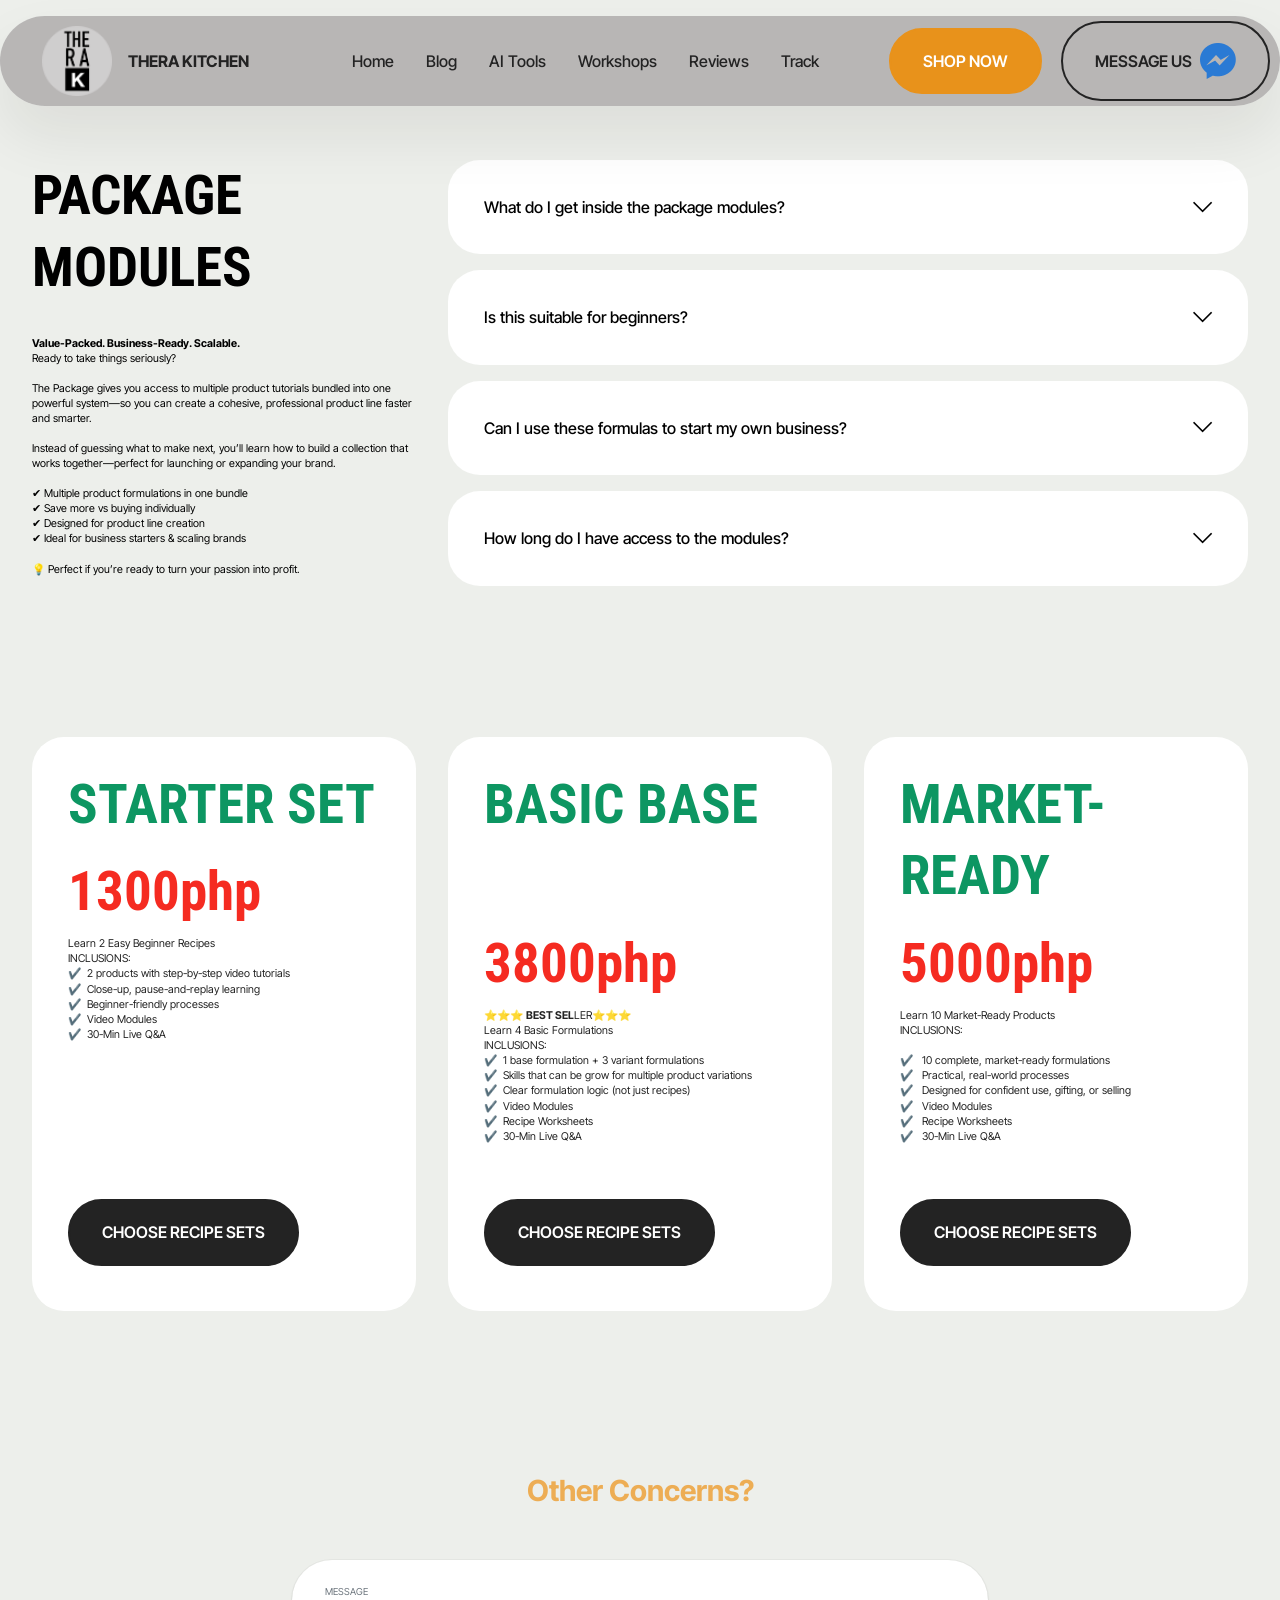
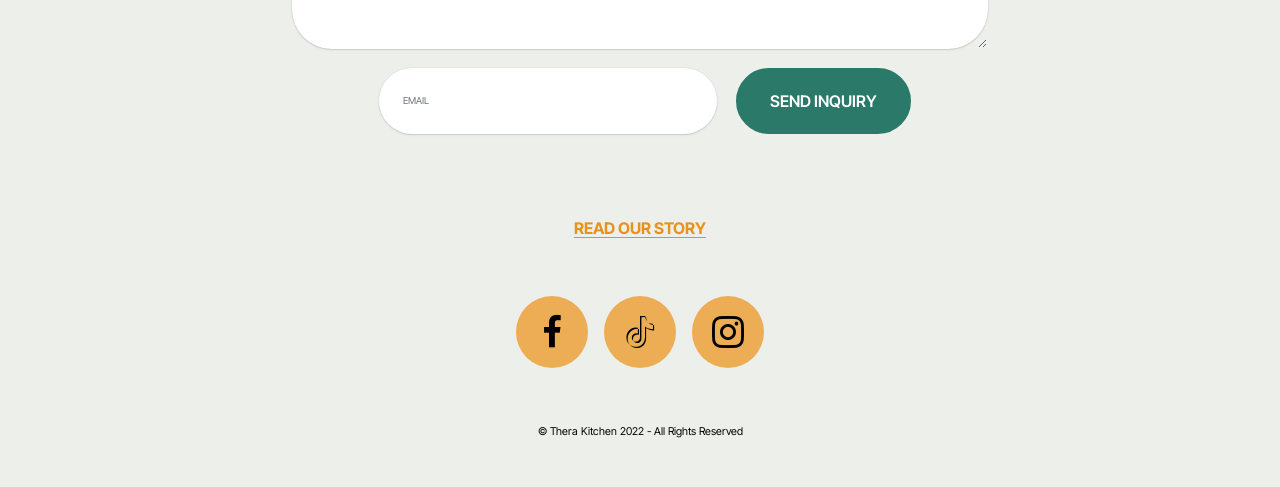
<file: packages.html>
<!DOCTYPE html>
<html  >
<head>
  <!-- Site made with Mobirise Website Builder v6.1.12, https://mobirise.com -->
  <meta charset="UTF-8">
  <meta http-equiv="X-UA-Compatible" content="IE=edge">
  <meta name="generator" content="Mobirise v6.1.12, mobirise.com">
  <meta name="viewport" content="width=device-width, initial-scale=1, minimum-scale=1">
  <link rel="shortcut icon" href="assets/images/thera20round20logo201-64x64.png" type="image/x-icon">
  <meta name="description" content="">
  
  
  <title>Packages</title>
  <link rel="stylesheet" href="assets/web/assets/mobirise-icons2/mobirise2.css">
  <link rel="stylesheet" href="assets/bootstrap/css/bootstrap.min.css">
  <link rel="stylesheet" href="assets/animatecss/animate.css">
  <link rel="stylesheet" href="assets/dropdown/css/style.css">
  <link rel="stylesheet" href="assets/socicon/css/styles.css">
  <link rel="stylesheet" href="assets/theme/css/style.css">
  <link rel="stylesheet" href="assets/recaptcha.css">
  <link rel="preload" href="https://fonts.googleapis.com/css?family=Inter+Tight:100,200,300,400,500,600,700,800,900,100i,200i,300i,400i,500i,600i,700i,800i,900i&display=swap" as="style" onload="this.onload=null;this.rel='stylesheet'">
  <noscript><link rel="stylesheet" href="https://fonts.googleapis.com/css?family=Inter+Tight:100,200,300,400,500,600,700,800,900,100i,200i,300i,400i,500i,600i,700i,800i,900i&display=swap"></noscript>
  <link rel="preload" href="https://fonts.googleapis.com/css?family=Roboto+Condensed:100,200,300,400,500,600,700,800,900,100i,200i,300i,400i,500i,600i,700i,800i,900i&display=swap" as="style" onload="this.onload=null;this.rel='stylesheet'">
  <noscript><link rel="stylesheet" href="https://fonts.googleapis.com/css?family=Roboto+Condensed:100,200,300,400,500,600,700,800,900,100i,200i,300i,400i,500i,600i,700i,800i,900i&display=swap"></noscript>
  <link rel="preload" as="style" href="assets/mobirise/css/mbr-additional.css?v=oqHI2w"><link rel="stylesheet" href="assets/mobirise/css/mbr-additional.css?v=oqHI2w" type="text/css">

  
  
  
</head>
<body>
  
  <section data-bs-version="5.1" class="menu menu2 cid-veI0uJcOkn" once="menu" id="menu02-2f">
	

	<nav class="navbar navbar-dropdown navbar-fixed-top navbar-expand-lg">
		<div class="container">
			<div class="navbar-brand">
				<span class="navbar-logo">
					<a href="https://therakitchen.online">
						<img src="assets/images/thera20round20logo201-64x64.png" alt="Thera Kitchen" style="height: 4.4rem;">
					</a>
				</span>
				<span class="navbar-caption-wrap"><a class="navbar-caption text-black text-primary display-4" href="index.html#header05-1">THERA KITCHEN</a></span>
			</div>
			<button class="navbar-toggler" type="button" data-toggle="collapse" data-bs-toggle="collapse" data-target="#navbarSupportedContent" data-bs-target="#navbarSupportedContent" aria-controls="navbarNavAltMarkup" aria-expanded="false" aria-label="Toggle navigation">
				<div class="hamburger">
					<span></span>
					<span></span>
					<span></span>
					<span></span>
				</div>
			</button>
			<div class="collapse navbar-collapse" id="navbarSupportedContent">
				<ul class="navbar-nav nav-dropdown" data-app-modern-menu="true"><li class="nav-item">
						<a class="nav-link link text-black display-4" href="http://therakitchen.online" target="_blank">Home</a>
					</li><li class="nav-item"><a class="nav-link link text-black display-4" href="index.html#header01-7">Blog</a></li>
					<li class="nav-item">
						<a class="nav-link link text-black display-4" href="index.html#features04-w" aria-expanded="false">AI Tools</a>
					</li><li class="nav-item"><a class="nav-link link text-black text-primary display-4" href="workshop.html">Workshops</a></li>
					<li class="nav-item">
						<a class="nav-link link text-black display-4" href="https://951faee5bf53443e90362c56c94fdb6d.elf.site/" target="_blank">Reviews</a>
					</li><li class="nav-item"><a class="nav-link link text-black text-primary display-4" href="https://spx.ph/en" target="_blank">Track</a></li></ul>
				
				<div class="navbar-buttons mbr-section-btn"><a class="btn btn-primary display-4" href="https://take.app/therakitchen/" target="_blank">SHOP NOW</a> <a class="btn btn-black-outline display-4" href="https://m.me/therakitchenph" target="_blank"><span class="socicon socicon-messenger mbr-iconfont mbr-iconfont-btn" style="font-size: 36px; color: rgb(42, 122, 212);"></span>MESSAGE US</a></div>
			</div>
		</div>
	</nav>
</section>

<section data-bs-version="5.1" class="list07 cid-vgjhZ4FSTe" id="list07-3g">
    
    
    <div class="container">
        <div class="row justify-content-center">
            <div class="col-lg-4">
                <div class="col-12 col-md-12">
                    <h5 class="mbr-section-title mbr-fonts-style mt-0 mb-4 display-2"><strong>PACKAGE</strong><br><strong>MODULES</strong></h5>
                    <h6 class="mbr-section-subtitle mbr-fonts-style mt-0 mb-4 display-7"><strong>Value-Packed. Business-Ready. Scalable.</strong><br>Ready to take things seriously?<div><br></div><div>The Package gives you access to multiple product tutorials bundled into one powerful system—so you can create a cohesive, professional product line faster and smarter.</div><div><br></div><div>Instead of guessing what to make next, you’ll learn how to build a collection that works together—perfect for launching or expanding your brand.</div><div><br></div><div>✔ Multiple product formulations in one bundle</div><div>✔ Save more vs buying individually</div><div>✔ Designed for product line creation</div><div>✔ Ideal for business starters &amp; scaling brands</div><div><br></div><div>💡 Perfect if you’re ready to turn your passion into profit.</div></h6>
                    
                </div>
            </div>

            <div class="col-lg-8">
                <div id="bootstrap-accordion_6" class="panel-group accordionStyles accordion" role="tablist" aria-multiselectable="true">
                    <div class="card">
                        <div class="card-header" role="tab" id="headingOne">
                            <a role="button" class="panel-title collapsed" data-toggle="collapse" data-bs-toggle="collapse" data-core="" href="#collapse1_6" aria-expanded="false" aria-controls="collapse1">
                                <h6 class="panel-title-edit mbr-semibold mbr-fonts-style mb-0 display-4">What do I get inside the package modules?</h6>
                                <span class="sign mbr-iconfont mobi-mbri-arrow-down"></span>
                            </a>
                        </div>
                        <div id="collapse1_6" class="panel-collapse noScroll collapse" role="tabpanel" aria-labelledby="headingOne" data-parent="#accordion" data-bs-parent="#bootstrap-accordion_6">
                            <div class="panel-body">
                                <p class="mbr-fonts-style panel-text display-7">
                                    You get access to multiple step-by-step video tutorials designed to help you create a complete, cohesive product line—not just one product. Each module is curated to work together for real use or selling.
                                </p>
                            </div>
                        </div>

                    </div>
                    <div class="card">
                        <div class="card-header" role="tab" id="headingOne">
                            <a role="button" class="panel-title collapsed" data-toggle="collapse" data-bs-toggle="collapse" data-core="" href="#collapse2_6" aria-expanded="false" aria-controls="collapse2">
                                <h6 class="panel-title-edit mbr-semibold mbr-fonts-style mb-0 display-4">Is this suitable for beginners?</h6>
                                <span class="sign mbr-iconfont mobi-mbri-arrow-down"></span>
                            </a>
                        </div>
                        <div id="collapse2_6" class="panel-collapse noScroll collapse" role="tabpanel" aria-labelledby="headingOne" data-parent="#accordion" data-bs-parent="#bootstrap-accordion_6">
                            <div class="panel-body">
                                <p class="mbr-fonts-style panel-text display-7">
                                    Yes. The lessons are structured in a clear, step-by-step format, making it easy for beginners to follow while still offering valuable insights for more experienced formulators.
                                </p>
                            </div>
                        </div>
                    </div>
                    <div class="card">
                        <div class="card-header" role="tab" id="headingOne">
                            <a role="button" class="panel-title collapsed" data-toggle="collapse" data-bs-toggle="collapse" data-core="" href="#collapse3_6" aria-expanded="false" aria-controls="collapse3">
                                <h6 class="panel-title-edit mbr-semibold mbr-fonts-style mb-0 display-4">Can I use these formulas to start my own business?</h6>
                                <span class="sign mbr-iconfont mobi-mbri-arrow-down"></span>
                            </a>
                        </div>
                        <div id="collapse3_6" class="panel-collapse noScroll collapse" role="tabpanel" aria-labelledby="headingOne" data-parent="#accordion" data-bs-parent="#bootstrap-accordion_6">
                            <div class="panel-body">
                                <p class="mbr-fonts-style panel-text display-7">
                                    Yes. You can use the knowledge and formulations to create products for selling, while following proper local regulations and safety compliance.
                                </p>
                            </div>
                        </div>
                    </div>
                    <div class="card">
                        <div class="card-header" role="tab" id="headingOne">
                            <a role="button" class="panel-title collapsed" data-toggle="collapse" data-bs-toggle="collapse" data-core="" href="#collapse4_6" aria-expanded="false" aria-controls="collapse4">
                                <h6 class="panel-title-edit mbr-semibold mbr-fonts-style mb-0 display-4">How long do I have access to the modules?</h6>
                                <span class="sign mbr-iconfont mobi-mbri-arrow-down"></span>
                            </a>
                        </div>
                        <div id="collapse4_6" class="panel-collapse noScroll collapse" role="tabpanel" aria-labelledby="headingOne" data-parent="#accordion" data-bs-parent="#bootstrap-accordion_6">
                            <div class="panel-body">
                                <p class="mbr-fonts-style panel-text display-7">You’ll have 1-year access to all PACKAGE modules—intentionally designed to help you stay focused, take action, and actually apply what you learn (not just collect videos).<br><br>If you ever need access again after it expires, you can re-enroll in the same module with an exclusive 70% discount, available only to previous students.</p>
                            </div>
                        </div>
                    </div>
                    
                    
                </div>
            </div>
        </div>
    </div>
</section>

<section data-bs-version="5.1" class="numbers01 cid-veNCNSxxNw" id="numbers01-2i">
	
	
	<div class="container">
		<div class="row justify-content-center">
			<div class="col-12 content-head">
				
			</div>
		</div>
		<div class="row">
			
			
			<div class="item features-without-image col-12 col-md-6 col-lg-4 active">
				<div class="item-wrapper">
					<div class="item-content">
						<h5 class="mbr-card-title mbr-fonts-style mt-0 mb-3 mbr-number display-2">
							<strong>STARTER SET</strong></h5>
						<h4 class="card-title mbr-fonts-style display-2">
							<strong>1300php</strong></h4>
						<p class="card-text mbr-fonts-style mt-0 mb-3 display-7">Learn 2 Easy Beginner Recipes<br>INCLUSIONS:<br>✔️&nbsp; 2 products with step-by-step video tutorials<br>✔️ &nbsp;Close-up, pause-and-replay learning<br>✔️&nbsp; Beginner-friendly processes<br>✔️&nbsp; Video Modules<br>✔️&nbsp; 30-Min Live Q&amp;A<br></p>
						<div class="mbr-section-btn item-footer"><a href="" class="btn item-btn btn-black display-4">CHOOSE RECIPE SETS</a></div>
					</div>

				</div>
			</div><div class="item features-without-image col-12 col-md-6 col-lg-4">
				<div class="item-wrapper">
					<div class="item-content">
						<h5 class="mbr-card-title mbr-fonts-style mt-0 mb-3 mbr-number display-2">
							<strong>BASIC BASE</strong></h5>
						<h4 class="card-title mbr-fonts-style display-2"><br><strong>3800php</strong></h4>
						<p class="card-text mbr-fonts-style mt-0 mb-3 display-7">
							⭐️⭐️⭐️&nbsp;<strong>BEST SEL</strong>LER⭐️⭐️⭐️<strong><br></strong>Learn 4 Basic Formulations<br>INCLUSIONS:<br>✔️&nbsp; 1 base formulation + 3 variant formulations<br>✔️&nbsp; Skills that can be grow for multiple product variations<br>✔️&nbsp; Clear formulation logic (not just recipes)<br>✔️&nbsp; Video Modules<br>✔️&nbsp; Recipe Worksheets<br>✔️&nbsp; 30-Min Live Q&amp;A<br><br><br></p>
						<div class="mbr-section-btn item-footer"><a href="" class="btn item-btn btn-black display-4">CHOOSE RECIPE SETS</a></div>
					</div>

				</div>
			</div><div class="item features-without-image col-12 col-md-6 col-lg-4">
				<div class="item-wrapper">
					<div class="item-content">
						<h5 class="mbr-card-title mbr-fonts-style mt-0 mb-3 mbr-number display-2">
							<strong>MARKET-READY</strong></h5>
						<h4 class="card-title mbr-fonts-style display-2">
							<strong>5000php</strong></h4>
						<p class="card-text mbr-fonts-style mt-0 mb-3 display-7">Learn 10 Market-Ready Products<br>INCLUSIONS:<br><br>✔️&nbsp; &nbsp;10 complete, market-ready formulations<br>✔️&nbsp; &nbsp;Practical, real-world processes<br>✔️&nbsp; &nbsp;Designed for confident use, gifting, or selling<br>✔️&nbsp; &nbsp;Video Modules<br>✔️&nbsp; &nbsp;Recipe Worksheets<br>✔️&nbsp; &nbsp;30-Min Live Q&amp;A<br></p>
						<div class="mbr-section-btn item-footer"><a href="" class="btn item-btn btn-black display-4">CHOOSE RECIPE SETS</a></div>
					</div>
				</div>
			</div>
		</div>
	</div>
</section>

<section data-bs-version="5.1" class="form1 cid-vftc85Z9Rp" id="form01-2w">
	

	

	<div class="container">
		<div class="row content-wrapper justify-content-center">
			<div class="col-lg-7 mbr-form" data-form-type="formoid">
<!--Formbuilder Form-->
<form action="https://mobirise.eu/" method="POST" class="mbr-form form-with-styler" data-form-title="Other Concerns"><input type="hidden" name="email" data-form-email="true" value="MTMlQ8x7Sm025ApKns+BBwDMgxeegLih6B9oxf2cjPIPkCw3PA2jHIpLQtNLmdRgvAbklC9AczrbVwmCg2T43IoBiXZqd0f6VeDT2M1y3uO3G6U8sSfLzQvmBlZErVBg.lU/NiqNYMnPWYkVUgdyqQZNpRrp3xBDEUhzi8v0ZKq6Ib/o2Rb/DYm12x07zxdqu9qS0hHzpocmdDKYbgqVqf2hdPzWhXuTiOMgtss172KAcEw25PoT+xo0SD5AaSmjB">
<div class="row">
<div hidden="hidden" data-form-alert="" class="alert alert-success col-12">Thank you so this inquiry. Someone from our team will be reaching out to you soon. Kindly hold on. Thanks for filling out the form!</div>
<div hidden="hidden" data-form-alert-danger="" class="alert alert-danger col-12"> Oops...! some problem! </div>
</div>
<div class="dragArea row">
<div class="col-lg-12 col-md-12 col-sm-12">
<h5 class="mbr-section-title mbr-fonts-style mb-5 display-5"><strong>Other Concerns?</strong></h5>
</div>
<div class="col-lg-12 col-md-12 col-sm-12 form-group" data-for="textarea">
<textarea name="textarea" placeholder="MESSAGE" data-form-field="textarea" required="required" class="form-control display-7" id="textarea-form01-2w"></textarea>
</div>
<div data-for="email" class="col-lg-6 col-md-6 col-sm-12 form-group">
<input type="email" name="email" placeholder="EMAIL" data-form-field="email" class="form-control display-7" required="required" value="" id="email-form01-2w">
</div>
<div class="col-auto mbr-section-btn"><button type="submit" class="w-100 w-100 w-100 w-100 w-100 w-100 btn btn-secondary display-4">SEND INQUIRY</button></div>
</div>
</form><!--Formbuilder Form-->
</div>
		</div>
	</div>
</section>

<section data-bs-version="5.1" class="footer3 cid-vgjgWazMSn" once="footers" id="footer03-3f">

        

    

    <div class="container">
        <div class="row">
            <div class="row-links">
                <ul class="header-menu">
                  
                  
                  
                  
                <li class="header-menu-item mbr-fonts-style display-4"><em><a href="about.html" class="text-primary"><strong>READ OUR STORY</strong></a></em></li></ul>
              </div>

            <div class="col-12 mt-4">
                <div class="social-row">
                    <div class="soc-item">
                        <a href="https://www.facebook.com/therakitchenph" target="_blank">
                            <span class="mbr-iconfont display-7 socicon-facebook socicon" style="color: rgb(0, 0, 0); fill: rgb(0, 0, 0);"></span>
                        </a>
                    </div>
                    <div class="soc-item">
                        <a href="https://www.tiktok.com/@thera.kitchen" target="_blank">
                            <span class="mbr-iconfont socicon-tiktok socicon" style="color: rgb(0, 0, 0); fill: rgb(0, 0, 0);"></span>
                        </a>
                    </div>
                    <div class="soc-item">
                        <a href="https://www.instagram.com/therakitchenartisan/" target="_blank">
                            <span class="mbr-iconfont socicon-instagram socicon"></span>
                        </a>
                    </div>
                    
                    
                </div>
            </div>
            <div class="col-12 mt-5">
                <p class="mbr-fonts-style copyright display-7">
                    © Thera Kitchen 2022 - All Rights Reserved
                </p>
            </div>
        </div>
    </div>
</section>


<script src="assets/bootstrap/js/bootstrap.bundle.min.js"></script>
  <script src="assets/smoothscroll/smooth-scroll.js"></script>
  <script src="assets/ytplayer/index.js"></script>
  <script src="assets/dropdown/js/navbar-dropdown.js"></script>
  <script src="assets/theme/js/script.js"></script>
  <script src="assets/formoid.min.js"></script>
  
  
  
  <input name="animation" type="hidden">
  </body>
</html>
</file>
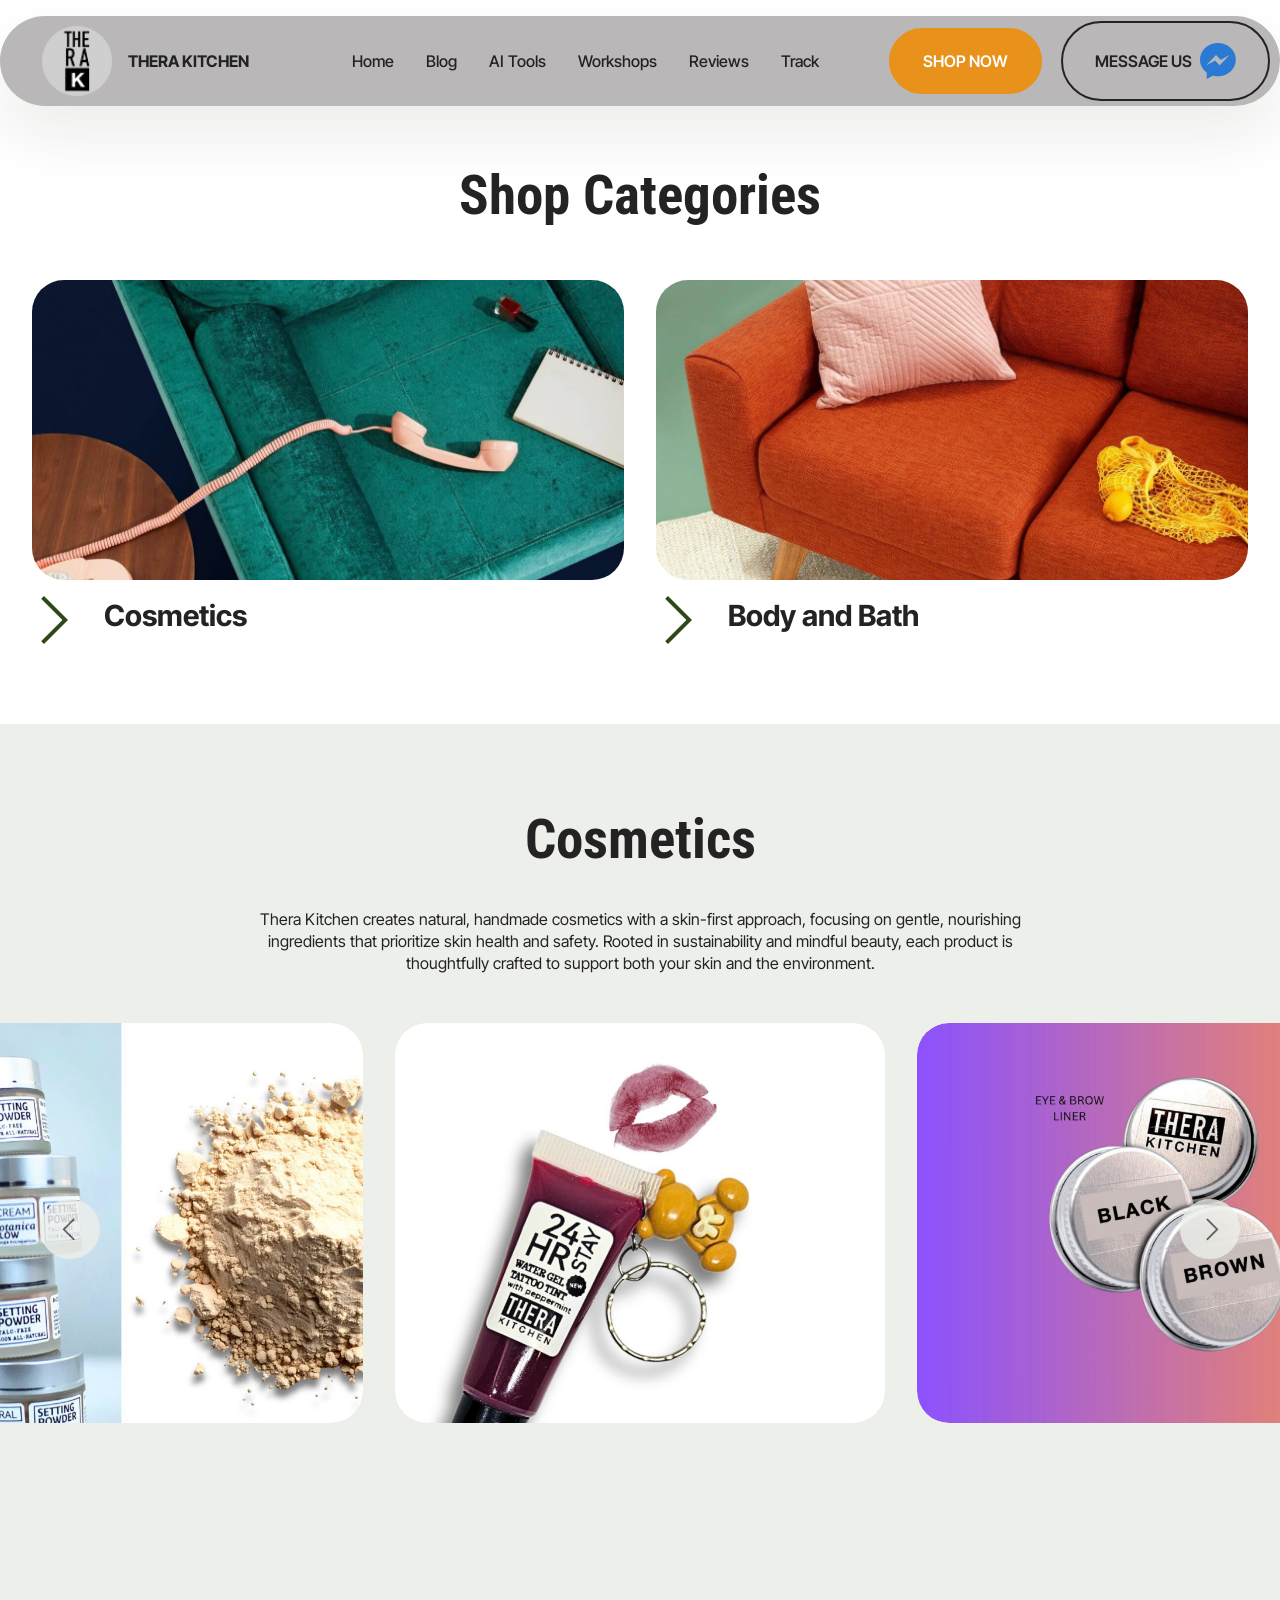
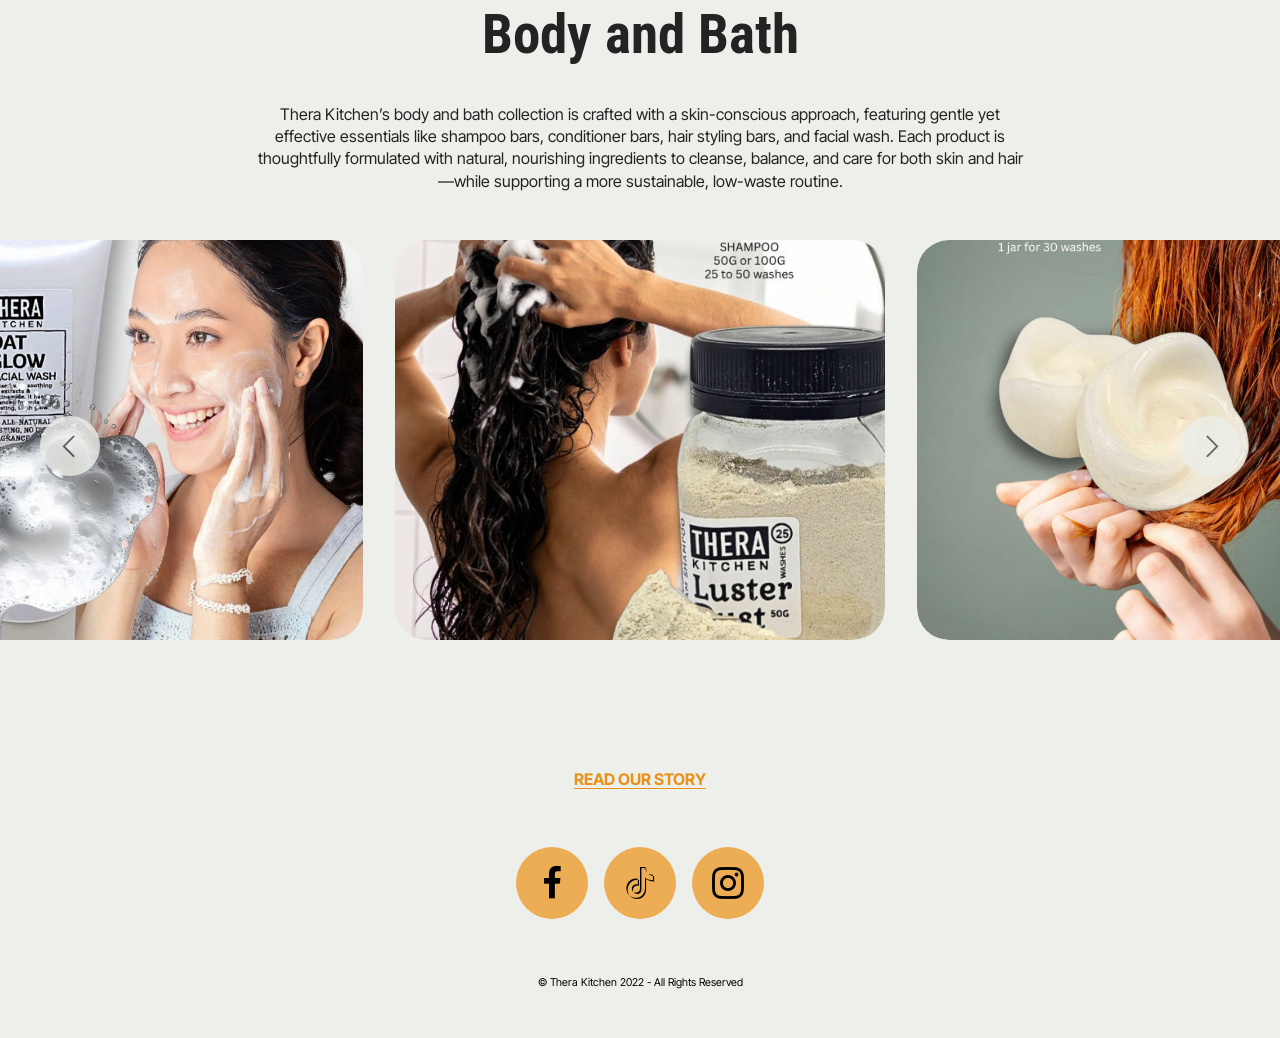
<file: page8.html>
<!DOCTYPE html>
<html  >
<head>
  <!-- Site made with Mobirise Website Builder v6.1.12, https://mobirise.com -->
  <meta charset="UTF-8">
  <meta http-equiv="X-UA-Compatible" content="IE=edge">
  <meta name="generator" content="Mobirise v6.1.12, mobirise.com">
  <meta name="viewport" content="width=device-width, initial-scale=1, minimum-scale=1">
  <link rel="shortcut icon" href="assets/images/thera20round20logo201-64x64.png" type="image/x-icon">
  <meta name="description" content="">
  
  
  <title>Shop</title>
  <link rel="stylesheet" href="assets/web/assets/mobirise-icons2/mobirise2.css">
  <link rel="stylesheet" href="assets/bootstrap/css/bootstrap.min.css">
  <link rel="stylesheet" href="assets/animatecss/animate.css">
  <link rel="stylesheet" href="assets/dropdown/css/style.css">
  <link rel="stylesheet" href="assets/socicon/css/styles.css">
  <link rel="stylesheet" href="assets/theme/css/style.css">
  <link rel="preload" href="https://fonts.googleapis.com/css?family=Inter+Tight:100,200,300,400,500,600,700,800,900,100i,200i,300i,400i,500i,600i,700i,800i,900i&display=swap" as="style" onload="this.onload=null;this.rel='stylesheet'">
  <noscript><link rel="stylesheet" href="https://fonts.googleapis.com/css?family=Inter+Tight:100,200,300,400,500,600,700,800,900,100i,200i,300i,400i,500i,600i,700i,800i,900i&display=swap"></noscript>
  <link rel="preload" href="https://fonts.googleapis.com/css?family=Roboto+Condensed:100,200,300,400,500,600,700,800,900,100i,200i,300i,400i,500i,600i,700i,800i,900i&display=swap" as="style" onload="this.onload=null;this.rel='stylesheet'">
  <noscript><link rel="stylesheet" href="https://fonts.googleapis.com/css?family=Roboto+Condensed:100,200,300,400,500,600,700,800,900,100i,200i,300i,400i,500i,600i,700i,800i,900i&display=swap"></noscript>
  <link rel="preload" as="style" href="assets/mobirise/css/mbr-additional.css?v=jbRPBL"><link rel="stylesheet" href="assets/mobirise/css/mbr-additional.css?v=jbRPBL" type="text/css">

  
  
  
</head>
<body>
  
  <section data-bs-version="5.1" class="menu menu2 cid-veI0uJcOkn" once="menu" id="menu02-3m">
	

	<nav class="navbar navbar-dropdown navbar-fixed-top navbar-expand-lg">
		<div class="container">
			<div class="navbar-brand">
				<span class="navbar-logo">
					<a href="https://therakitchen.online">
						<img src="assets/images/thera20round20logo201-64x64.png" alt="Thera Kitchen" style="height: 4.4rem;">
					</a>
				</span>
				<span class="navbar-caption-wrap"><a class="navbar-caption text-black text-primary display-4" href="index.html#header05-1">THERA KITCHEN</a></span>
			</div>
			<button class="navbar-toggler" type="button" data-toggle="collapse" data-bs-toggle="collapse" data-target="#navbarSupportedContent" data-bs-target="#navbarSupportedContent" aria-controls="navbarNavAltMarkup" aria-expanded="false" aria-label="Toggle navigation">
				<div class="hamburger">
					<span></span>
					<span></span>
					<span></span>
					<span></span>
				</div>
			</button>
			<div class="collapse navbar-collapse" id="navbarSupportedContent">
				<ul class="navbar-nav nav-dropdown" data-app-modern-menu="true"><li class="nav-item">
						<a class="nav-link link text-black display-4" href="http://therakitchen.online" target="_blank">Home</a>
					</li><li class="nav-item"><a class="nav-link link text-black display-4" href="index.html#header01-7">Blog</a></li>
					<li class="nav-item">
						<a class="nav-link link text-black display-4" href="index.html#features04-w" aria-expanded="false">AI Tools</a>
					</li><li class="nav-item"><a class="nav-link link text-black text-primary display-4" href="workshop.html">Workshops</a></li>
					<li class="nav-item">
						<a class="nav-link link text-black display-4" href="https://951faee5bf53443e90362c56c94fdb6d.elf.site/" target="_blank">Reviews</a>
					</li><li class="nav-item"><a class="nav-link link text-black text-primary display-4" href="https://spx.ph/en" target="_blank">Track</a></li></ul>
				
				<div class="navbar-buttons mbr-section-btn"><a class="btn btn-primary display-4" href="https://take.app/therakitchen/" target="_blank">SHOP NOW</a> <a class="btn btn-black-outline display-4" href="https://m.me/therakitchenph" target="_blank"><span class="socicon socicon-messenger mbr-iconfont mbr-iconfont-btn" style="font-size: 36px; color: rgb(42, 122, 212);"></span>MESSAGE US</a></div>
			</div>
		</div>
	</nav>
</section>

<section data-bs-version="5.1" class="social01 cid-vhv176eoZ6" id="social01-3t">
	

	
	
	<div class="container">
		<div class="row justify-content-center">
			<div class="col-12 content-head">
				<div class="mb-5">
					<h5 class="mbr-section-title mbr-fonts-style align-center mb-0 display-2">
						<strong>Shop Categories</strong></h5>
					
				</div>
			</div>
		</div>
		<div class="row">
			<div class="item features-without-image col-12 col-md-6 col-lg-6">
				<div class="item-img mb-3">
					<img src="assets/images/gallery02.jpg" alt="Mobirise Website Builder">
				</div>
				<div class="item-wrapper">
					<span class="mbr-iconfont m-auto mobi-mbri-arrow-next mobi-mbri"></span>
					<div class="card-box">
						<h4 class="card-title mbr-fonts-style mb-0 display-5"><strong>Cosmetics</strong></h4>
						
					</div>
				</div>
			</div>
			<div class="item features-without-image col-12 col-md-6 col-lg-6">
				<div class="item-img mb-3">
					<img src="assets/images/gallery01.jpg" alt="Mobirise Website Builder">
				</div>
				<div class="item-wrapper">
					<span class="mbr-iconfont m-auto mobi-mbri-arrow-next mobi-mbri"></span>
					<div class="card-box">
						<h4 class="card-title mbr-fonts-style mb-0 display-5">
							<strong>Body and Bath</strong></h4>
						
					</div>
				</div>
			</div>
		</div>
	</div>
</section>

<section data-bs-version="5.1" class="slider4 mbr-embla cid-vhuphCJOgW" id="slider04-3r">
    
    
    <div class="container-fluid">
        <div class="row mb-5 justify-content-center">
            <div class="col-12 content-head">
                <h3 class="mbr-section-title mbr-fonts-style align-center mb-0 display-2">
                    <strong>Cosmetics</strong></h3>
                <h5 class="mbr-section-subtitle mbr-fonts-style align-center mb-0 mt-4 display-4">Thera Kitchen creates natural, handmade cosmetics with a skin-first approach, focusing on gentle, nourishing ingredients that prioritize skin health and safety. Rooted in sustainability and mindful beauty, each product is thoughtfully crafted to support both your skin and the environment.</h5>
            </div>
        </div>
        <div class="row">
            <div class="col-12">
                <div class="embla position-relative" data-skip-snaps="true" data-align="center" data-contain-scroll="trimSnaps" data-loop="true" data-auto-play="true" data-auto-play-interval="5" data-draggable="true">
                    <div class="embla__viewport">
                        <div class="embla__container">
                            
                            <div class="embla__slide slider-image item active" style="margin-left: 1rem; margin-right: 1rem;">
                                <div class="slide-content">
                                    <div class="item-img">
                                        <div class="item-wrapper">
                                            
                                        <a href="" target="true"></a><a href="https://take.app/therakitchen/p/clzbiehib006iw82n6eqe2hu7" target="true"></a><a href="https://take.app/therakitchen/p/clzbiehib006iw82n6eqe2hu7" target="true"></a><a href="https://take.app/therakitchen/p/clzbiehib006iw82n6eqe2hu7"><img src="assets/images/water20gel20tint-838x1048.jpg" alt="Water Gel Lip Tint" title="" data-slide-to="0" data-bs-slide-to="0"></a></div>
                                    </div>
                                </div>
                            </div><div class="embla__slide slider-image item" style="margin-left: 1rem; margin-right: 1rem;">
                                <div class="slide-content">
                                    <div class="item-img">
                                        <div class="item-wrapper">
                                            
                                        <a href="https://take.app/therakitchen/p/clzbiehib006iw82n6eqe2hu7" target="true"></a><a href="https://take.app/therakitchen/p/clzbiehib006iw82n6eqe2hu7" target="true"></a><a href="https://take.app/therakitchen/p/clzbiehib006iw82n6eqe2hu7" target="true"></a><a href="https://take.app/therakitchen/p/clzbiehib006iw82n6eqe2hu7" target="true"></a><a href="https://take.app/therakitchen/p/clzbiehib006iw82n6eqe2hu7" target="true"></a><a href="https://take.app/therakitchen/p/clzbiehib006iw82n6eqe2hu7" target="true"></a><a href="https://take.app/therakitchen/p/clzbiehib006iw82n6eqe2hu7"><img src="assets/images/edge20stay-838x1048.jpg" alt="Edge Stay" title="" data-slide-to="1" data-bs-slide-to="1"></a></div>
                                    </div>
                                </div>
                            </div>
                            
                            <div class="embla__slide slider-image item" style="margin-left: 1rem; margin-right: 1rem;">
                                <div class="slide-content">
                                    <div class="item-img">
                                        <div class="item-wrapper">
                                            
                                        <a href="https://take.app/therakitchen/p/clzbiehib006iw82n6eqe2hu7" target="true"></a><a href="https://take.app/therakitchen/p/clzbiehib006iw82n6eqe2hu7"><img src="assets/images/skin20kind20bb20cream20-838x1048.jpg" alt="Mallow Mauve" title="" data-slide-to="1" data-bs-slide-to="1"></a></div>
                                    </div>
                                </div>
                            </div>
                            <div class="embla__slide slider-image item" style="margin-left: 1rem; margin-right: 1rem;">
                                <div class="slide-content">
                                    <div class="item-img">
                                        <div class="item-wrapper">
                                            
                                        <a href="https://take.app/therakitchen/p/clzbiehib006iw82n6eqe2hu7" target="true"></a><a href="https://take.app/therakitchen/p/clzbiehib006iw82n6eqe2hu7"><img src="assets/images/vinyl20pigment-838x1048.jpg" alt="Vinyl Pigment Lip &amp; Cheek" title="" data-slide-to="2" data-bs-slide-to="2"></a></div>
                                    </div>
                                </div>
                            </div>
                            <div class="embla__slide slider-image item" style="margin-left: 1rem; margin-right: 1rem;">
                            <div class="slide-content">
                                <div class="item-img">
                                    <div class="item-wrapper">
                                        
                                    <a href="https://take.app/therakitchen/p/clzbiehib006iw82n6eqe2hu7" target="true"></a><a href="https://take.app/therakitchen/p/clzbiehib006iw82n6eqe2hu7"><img src="assets/images/seting20powder-838x1048.jpg" alt="Setting Powder" title="" data-slide-to="3" data-bs-slide-to="3"></a></div>
                                </div>
                            </div>
                            </div>
                            
                        </div>
                    </div>
                    <button class="embla__button embla__button--prev">
                        <span class="mobi-mbri mobi-mbri-arrow-prev" aria-hidden="true"></span>
                        <span class="sr-only visually-hidden visually-hidden">Previous</span>
                    </button>
                    <button class="embla__button embla__button--next">
                        <span class="mobi-mbri mobi-mbri-arrow-next" aria-hidden="true"></span>
                        <span class="sr-only visually-hidden visually-hidden">Next</span>
                    </button>
                </div>
            </div>
        </div>
    </div>
</section>

<section data-bs-version="5.1" class="slider4 mbr-embla cid-vhv05oQWMQ" id="slider04-3s">
    
    
    <div class="container-fluid">
        <div class="row mb-5 justify-content-center">
            <div class="col-12 content-head">
                <h3 class="mbr-section-title mbr-fonts-style align-center mb-0 display-2">
                    <strong>Body and Bath</strong></h3>
                <h5 class="mbr-section-subtitle mbr-fonts-style align-center mb-0 mt-4 display-4">Thera Kitchen’s body and bath collection is crafted with a skin-conscious approach, featuring gentle yet effective essentials like shampoo bars, conditioner bars, hair styling bars, and facial wash. Each product is thoughtfully formulated with natural, nourishing ingredients to cleanse, balance, and care for both skin and hair—while supporting a more sustainable, low-waste routine.</h5>
            </div>
        </div>
        <div class="row">
            <div class="col-12">
                <div class="embla position-relative" data-skip-snaps="true" data-align="center" data-contain-scroll="trimSnaps" data-loop="true" data-auto-play="true" data-auto-play-interval="5" data-draggable="true">
                    <div class="embla__viewport">
                        <div class="embla__container">
                            
                            <div class="embla__slide slider-image item active" style="margin-left: 1rem; margin-right: 1rem;">
                                <div class="slide-content">
                                    <div class="item-img">
                                        <div class="item-wrapper">
                                            
                                        <a href="" target="true"></a><a href="https://take.app/therakitchen/p/clzbiehib006iw82n6eqe2hu7" target="true"></a><a href="https://take.app/therakitchen/p/clzbiehib006iw82n6eqe2hu7" target="true"></a><a href="https://take.app/therakitchen/p/clzbiehib006iw82n6eqe2hu7"><img src="assets/images/luster20dust202-600x750.jpg" alt="Luster Dust" title="" data-slide-to="0" data-bs-slide-to="0"></a></div>
                                    </div>
                                </div>
                            </div><div class="embla__slide slider-image item" style="margin-left: 1rem; margin-right: 1rem;">
                                <div class="slide-content">
                                    <div class="item-img">
                                        <div class="item-wrapper">
                                            
                                        <a href="https://take.app/therakitchen/p/clzbiehib006iw82n6eqe2hu7" target="true"></a><a href="https://take.app/therakitchen/p/clzbiehib006iw82n6eqe2hu7" target="true"></a><a href="https://take.app/therakitchen/p/clzbiehib006iw82n6eqe2hu7" target="true"></a><a href="https://take.app/therakitchen/p/clzbiehib006iw82n6eqe2hu7" target="true"></a><a href="https://take.app/therakitchen/p/clzbiehib006iw82n6eqe2hu7" target="true"></a><a href="https://take.app/therakitchen/p/clzbiehib006iw82n6eqe2hu7" target="true"></a><a href="https://take.app/therakitchen/p/clzbiehib006iw82n6eqe2hu7"><img src="assets/images/bloom20bars-838x1048.jpg" alt="Bloom Bars Hair Conditioner" title="" data-slide-to="1" data-bs-slide-to="1"></a></div>
                                    </div>
                                </div>
                            </div>
                            
                            <div class="embla__slide slider-image item" style="margin-left: 1rem; margin-right: 1rem;">
                                <div class="slide-content">
                                    <div class="item-img">
                                        <div class="item-wrapper">
                                            
                                        <a href="https://take.app/therakitchen/p/clzbiehib006iw82n6eqe2hu7" target="true"></a><a href="https://take.app/therakitchen/p/clzbiehib006iw82n6eqe2hu7"><img src="assets/images/soap20bar-838x1048.jpg" alt="Face &amp; Body Soap Bar" title="" data-slide-to="1" data-bs-slide-to="1"></a></div>
                                    </div>
                                </div>
                            </div>
                            <div class="embla__slide slider-image item" style="margin-left: 1rem; margin-right: 1rem;">
                                <div class="slide-content">
                                    <div class="item-img">
                                        <div class="item-wrapper">
                                            
                                        <a href="https://take.app/therakitchen/p/clzbiehib006iw82n6eqe2hu7" target="true"></a><a href="https://take.app/therakitchen/p/clzbiehib006iw82n6eqe2hu7"><img src="assets/images/oat20glow20facial20wash2-838x1048.jpg" alt="Oat Glow Facial Wash" title="" data-slide-to="2" data-bs-slide-to="2"></a></div>
                                    </div>
                                </div>
                            </div>
                            
                            
                        </div>
                    </div>
                    <button class="embla__button embla__button--prev">
                        <span class="mobi-mbri mobi-mbri-arrow-prev" aria-hidden="true"></span>
                        <span class="sr-only visually-hidden visually-hidden">Previous</span>
                    </button>
                    <button class="embla__button embla__button--next">
                        <span class="mobi-mbri mobi-mbri-arrow-next" aria-hidden="true"></span>
                        <span class="sr-only visually-hidden visually-hidden">Next</span>
                    </button>
                </div>
            </div>
        </div>
    </div>
</section>

<section data-bs-version="5.1" class="footer3 cid-vgjgWazMSn" once="footers" id="footer03-3n">

        

    

    <div class="container">
        <div class="row">
            <div class="row-links">
                <ul class="header-menu">
                  
                  
                  
                  
                <li class="header-menu-item mbr-fonts-style display-4"><em><a href="about.html" class="text-primary"><strong>READ OUR STORY</strong></a></em></li></ul>
              </div>

            <div class="col-12 mt-4">
                <div class="social-row">
                    <div class="soc-item">
                        <a href="https://www.facebook.com/therakitchenph" target="_blank">
                            <span class="mbr-iconfont display-7 socicon-facebook socicon" style="color: rgb(0, 0, 0); fill: rgb(0, 0, 0);"></span>
                        </a>
                    </div>
                    <div class="soc-item">
                        <a href="https://www.tiktok.com/@thera.kitchen" target="_blank">
                            <span class="mbr-iconfont socicon-tiktok socicon" style="color: rgb(0, 0, 0); fill: rgb(0, 0, 0);"></span>
                        </a>
                    </div>
                    <div class="soc-item">
                        <a href="https://www.instagram.com/therakitchenartisan/" target="_blank">
                            <span class="mbr-iconfont socicon-instagram socicon"></span>
                        </a>
                    </div>
                    
                    
                </div>
            </div>
            <div class="col-12 mt-5">
                <p class="mbr-fonts-style copyright display-7">
                    © Thera Kitchen 2022 - All Rights Reserved
                </p>
            </div>
        </div>
    </div>
</section>


<script src="assets/bootstrap/js/bootstrap.bundle.min.js"></script>
  <script src="assets/smoothscroll/smooth-scroll.js"></script>
  <script src="assets/ytplayer/index.js"></script>
  <script src="assets/dropdown/js/navbar-dropdown.js"></script>
  <script src="assets/embla/embla.min.js"></script>
  <script src="assets/embla/script.js"></script>
  <script src="assets/theme/js/script.js"></script>
  
  
  
  <input name="animation" type="hidden">
  </body>
</html>
</file>
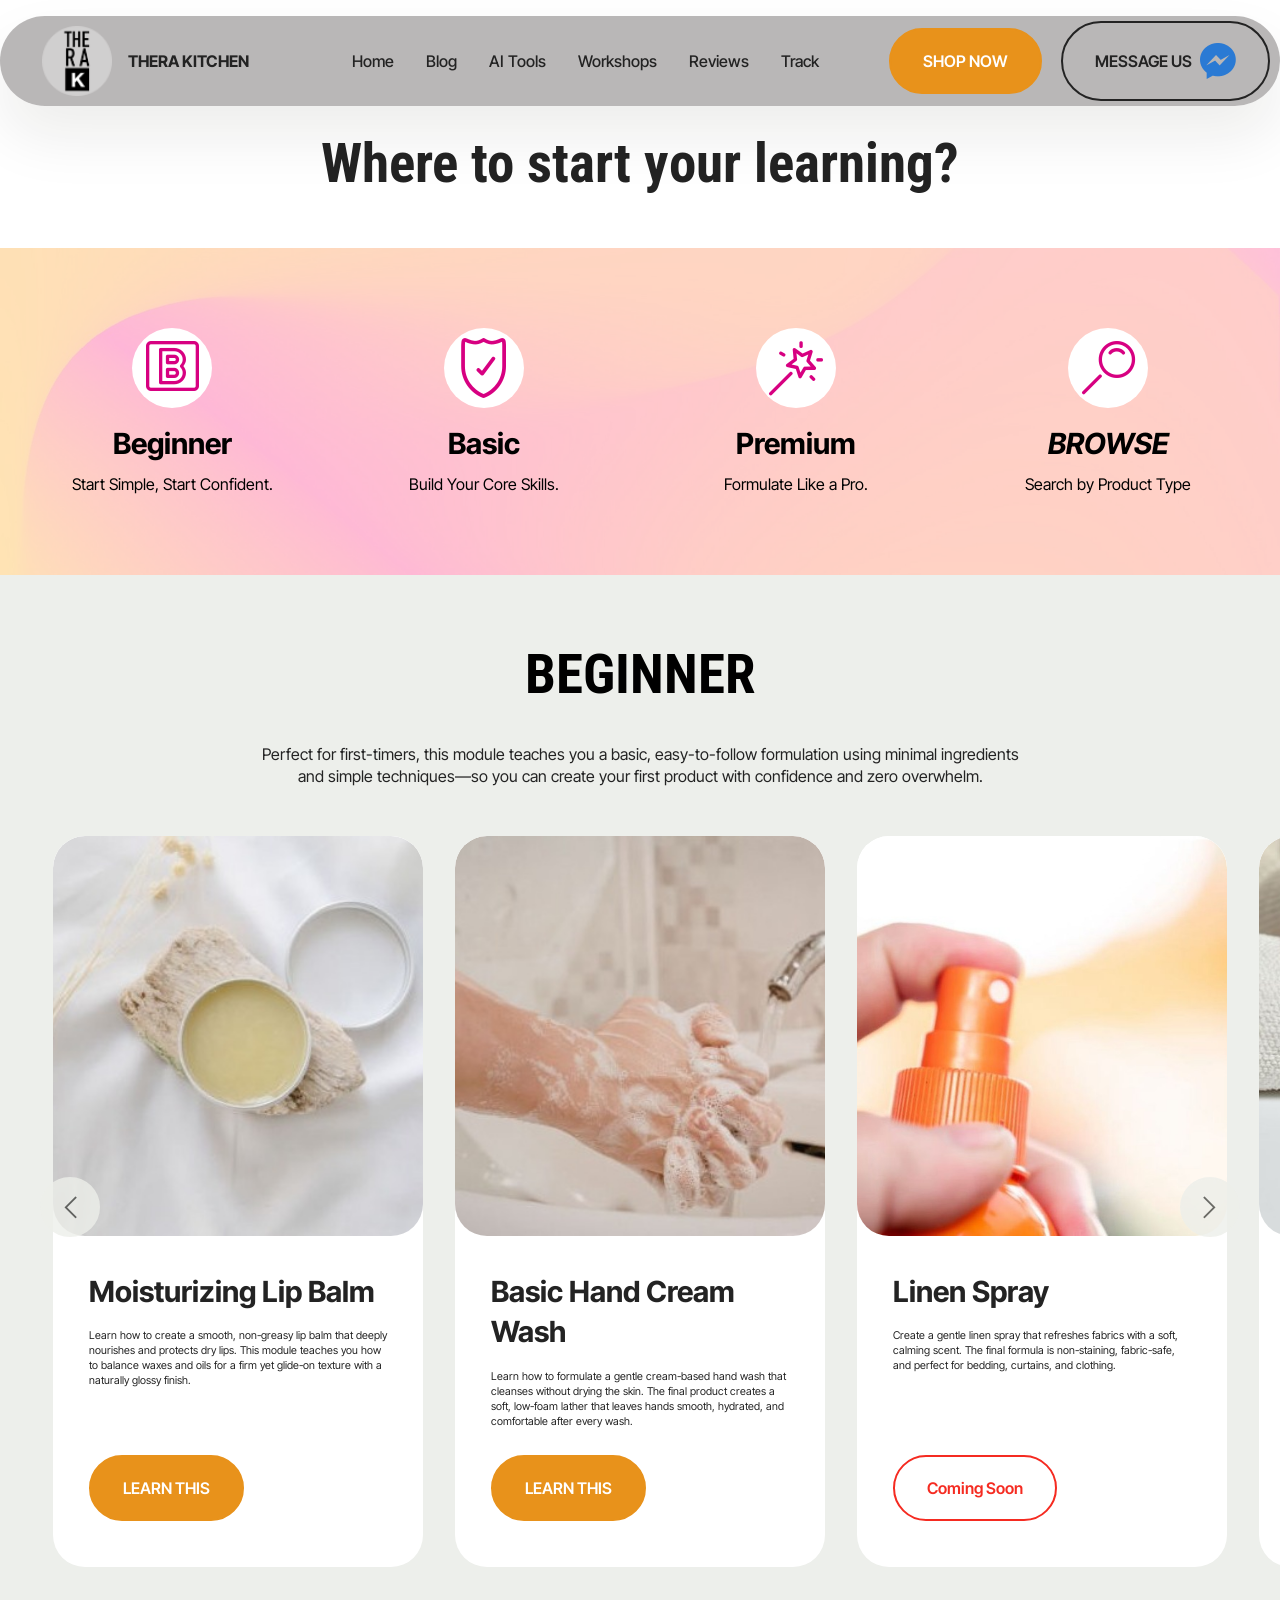
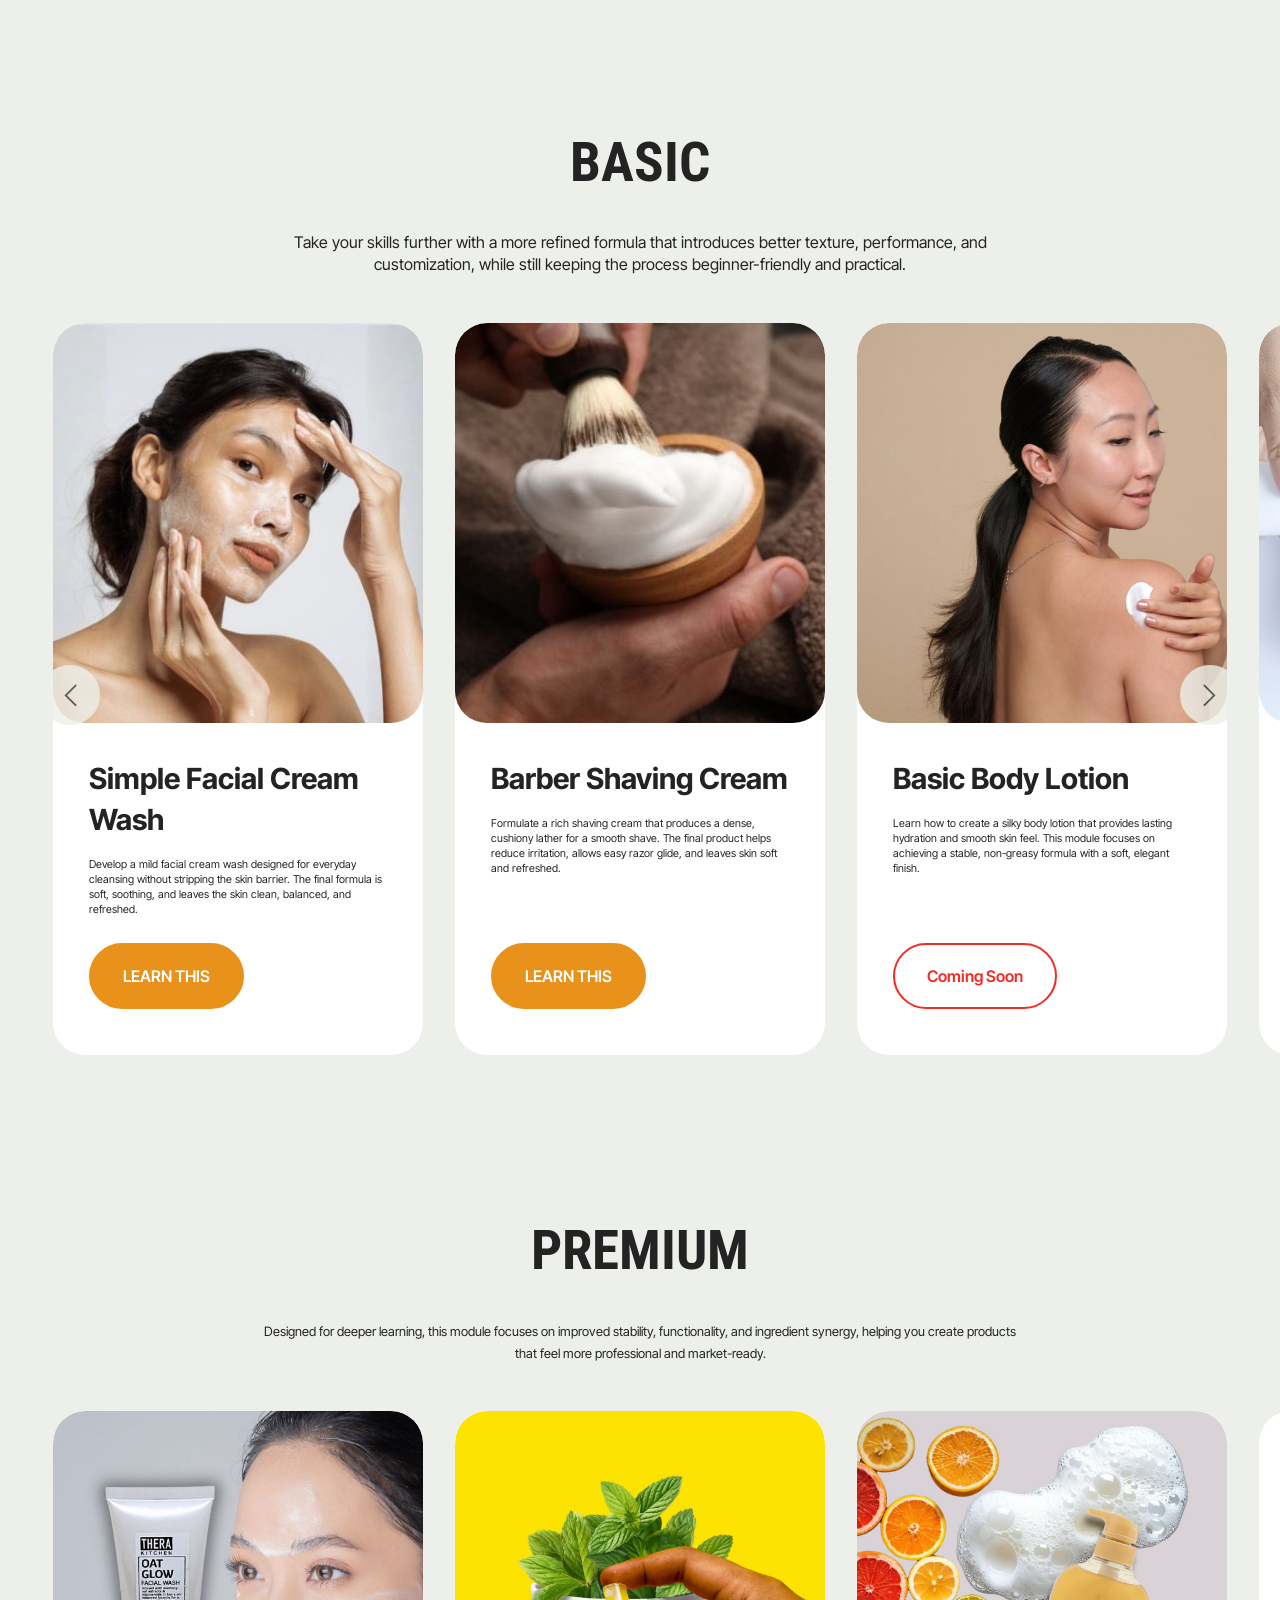
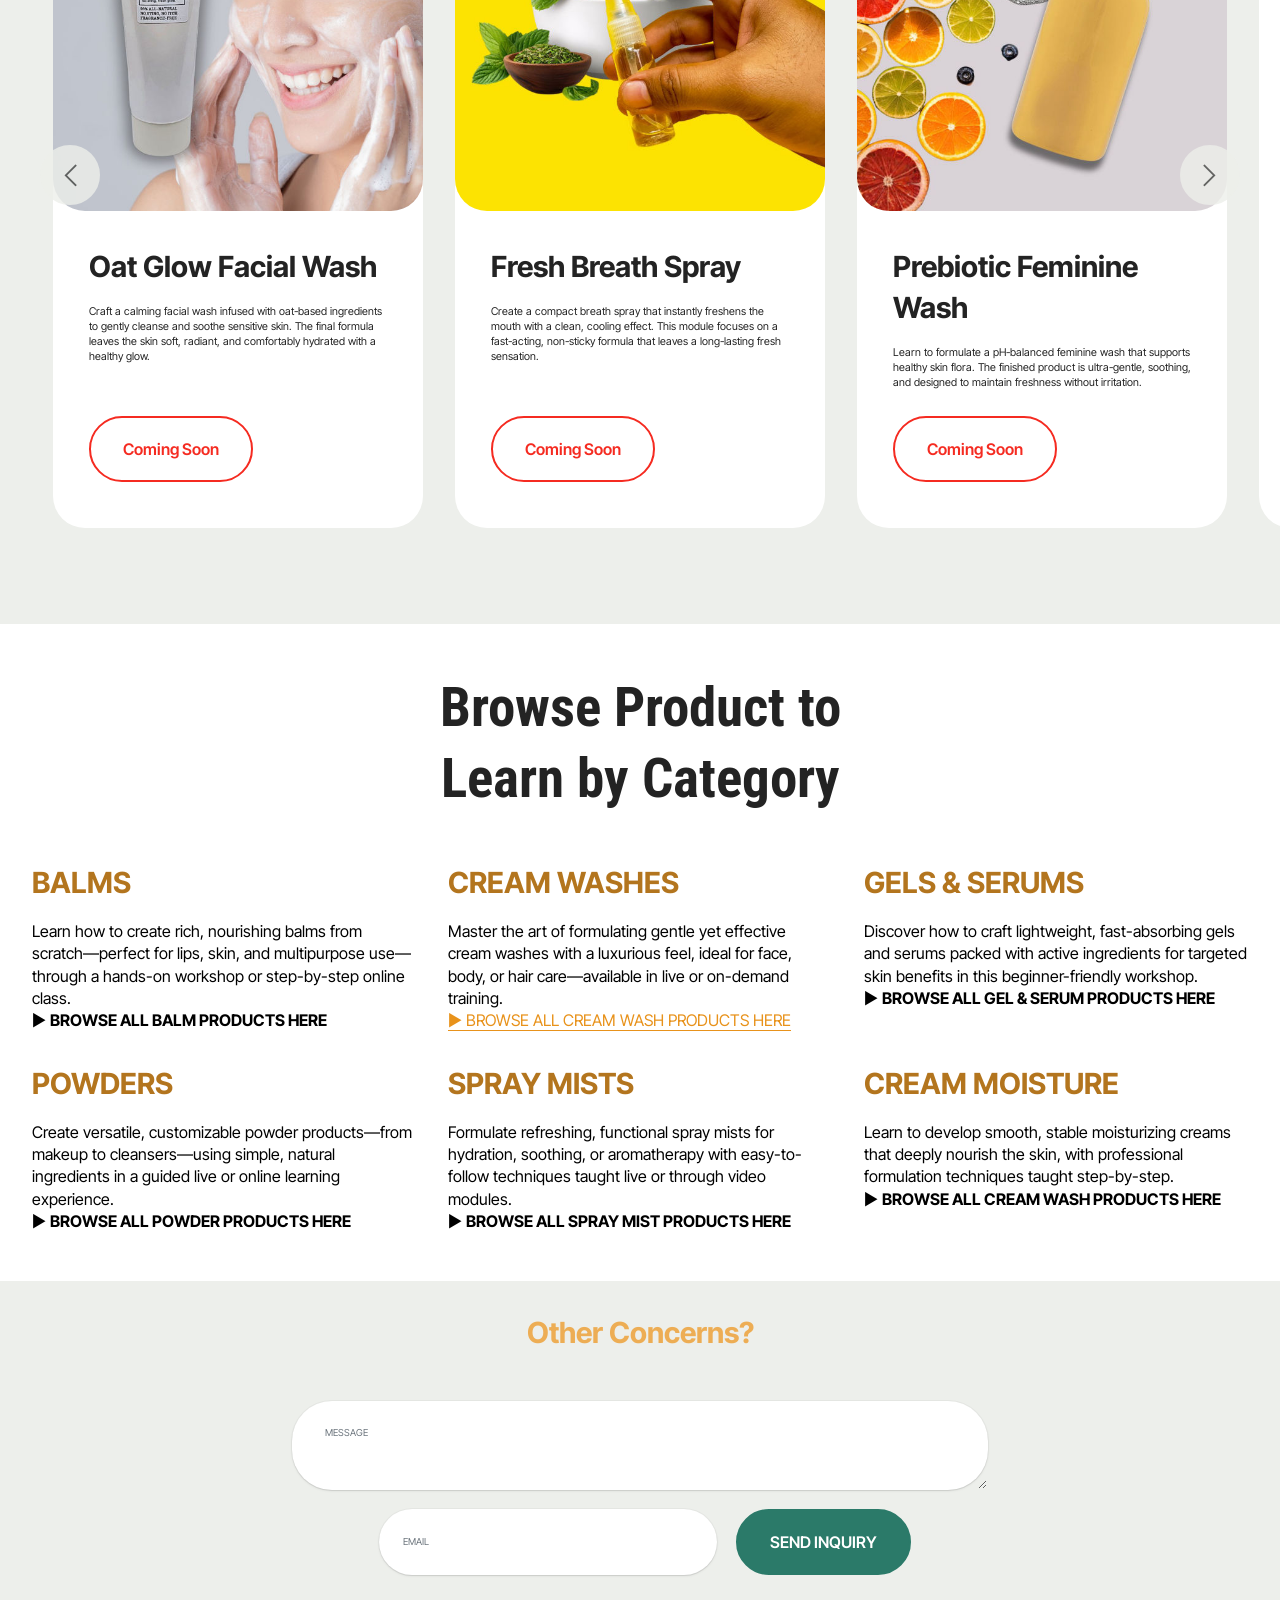
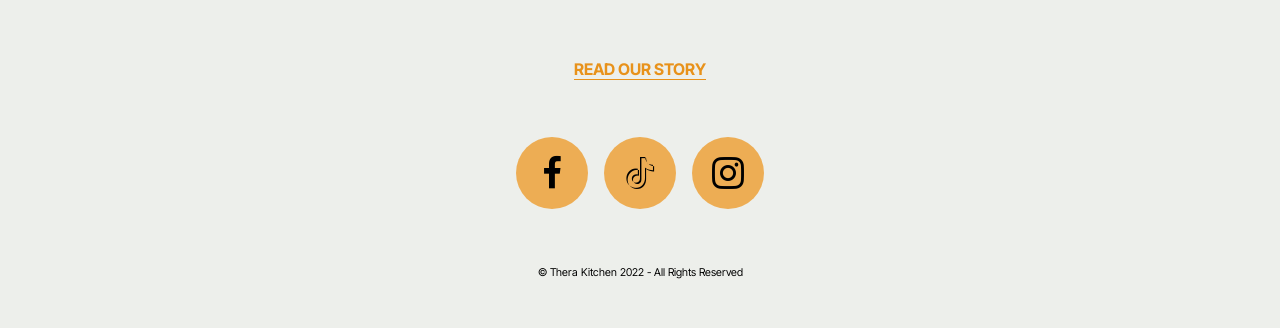
<file: singles.html>
<!DOCTYPE html>
<html  >
<head>
  <!-- Site made with Mobirise Website Builder v6.1.12, https://mobirise.com -->
  <meta charset="UTF-8">
  <meta http-equiv="X-UA-Compatible" content="IE=edge">
  <meta name="generator" content="Mobirise v6.1.12, mobirise.com">
  <meta name="viewport" content="width=device-width, initial-scale=1, minimum-scale=1">
  <link rel="shortcut icon" href="assets/images/thera20round20logo201-64x64.png" type="image/x-icon">
  <meta name="description" content="">
  
  
  <title>Singles</title>
  <link rel="stylesheet" href="assets/web/assets/mobirise-icons2/mobirise2.css">
  <link rel="stylesheet" href="assets/web/assets/mobirise-icons-bold/mobirise-icons-bold.css">
  <link rel="stylesheet" href="assets/bootstrap/css/bootstrap.min.css">
  <link rel="stylesheet" href="assets/animatecss/animate.css">
  <link rel="stylesheet" href="assets/dropdown/css/style.css">
  <link rel="stylesheet" href="assets/socicon/css/styles.css">
  <link rel="stylesheet" href="assets/theme/css/style.css">
  <link rel="stylesheet" href="assets/recaptcha.css">
  <link rel="preload" href="https://fonts.googleapis.com/css?family=Inter+Tight:100,200,300,400,500,600,700,800,900,100i,200i,300i,400i,500i,600i,700i,800i,900i&display=swap" as="style" onload="this.onload=null;this.rel='stylesheet'">
  <noscript><link rel="stylesheet" href="https://fonts.googleapis.com/css?family=Inter+Tight:100,200,300,400,500,600,700,800,900,100i,200i,300i,400i,500i,600i,700i,800i,900i&display=swap"></noscript>
  <link rel="preload" href="https://fonts.googleapis.com/css?family=Roboto+Condensed:100,200,300,400,500,600,700,800,900,100i,200i,300i,400i,500i,600i,700i,800i,900i&display=swap" as="style" onload="this.onload=null;this.rel='stylesheet'">
  <noscript><link rel="stylesheet" href="https://fonts.googleapis.com/css?family=Roboto+Condensed:100,200,300,400,500,600,700,800,900,100i,200i,300i,400i,500i,600i,700i,800i,900i&display=swap"></noscript>
  <link rel="preload" as="style" href="assets/mobirise/css/mbr-additional.css?v=3HyB3G"><link rel="stylesheet" href="assets/mobirise/css/mbr-additional.css?v=3HyB3G" type="text/css">

  
  
  
</head>
<body>
  
  <section data-bs-version="5.1" class="menu menu2 cid-veI0uJcOkn" once="menu" id="menu02-2k">
	

	<nav class="navbar navbar-dropdown navbar-fixed-top navbar-expand-lg">
		<div class="container">
			<div class="navbar-brand">
				<span class="navbar-logo">
					<a href="https://therakitchen.online">
						<img src="assets/images/thera20round20logo201-64x64.png" alt="Thera Kitchen" style="height: 4.4rem;">
					</a>
				</span>
				<span class="navbar-caption-wrap"><a class="navbar-caption text-black text-primary display-4" href="index.html#header05-1">THERA KITCHEN</a></span>
			</div>
			<button class="navbar-toggler" type="button" data-toggle="collapse" data-bs-toggle="collapse" data-target="#navbarSupportedContent" data-bs-target="#navbarSupportedContent" aria-controls="navbarNavAltMarkup" aria-expanded="false" aria-label="Toggle navigation">
				<div class="hamburger">
					<span></span>
					<span></span>
					<span></span>
					<span></span>
				</div>
			</button>
			<div class="collapse navbar-collapse" id="navbarSupportedContent">
				<ul class="navbar-nav nav-dropdown" data-app-modern-menu="true"><li class="nav-item">
						<a class="nav-link link text-black display-4" href="http://therakitchen.online" target="_blank">Home</a>
					</li><li class="nav-item"><a class="nav-link link text-black display-4" href="index.html#header01-7">Blog</a></li>
					<li class="nav-item">
						<a class="nav-link link text-black display-4" href="index.html#features04-w" aria-expanded="false">AI Tools</a>
					</li><li class="nav-item"><a class="nav-link link text-black text-primary display-4" href="workshop.html">Workshops</a></li>
					<li class="nav-item">
						<a class="nav-link link text-black display-4" href="https://951faee5bf53443e90362c56c94fdb6d.elf.site/" target="_blank">Reviews</a>
					</li><li class="nav-item"><a class="nav-link link text-black text-primary display-4" href="https://spx.ph/en" target="_blank">Track</a></li></ul>
				
				<div class="navbar-buttons mbr-section-btn"><a class="btn btn-primary display-4" href="https://take.app/therakitchen/" target="_blank">SHOP NOW</a> <a class="btn btn-black-outline display-4" href="https://m.me/therakitchenph" target="_blank"><span class="socicon socicon-messenger mbr-iconfont mbr-iconfont-btn" style="font-size: 36px; color: rgb(42, 122, 212);"></span>MESSAGE US</a></div>
			</div>
		</div>
	</nav>
</section>

<section data-bs-version="5.1" class="article11 cid-vgA4FVt5Nq" id="article11-3i">
    

    
    
    <div class="container">
        <div class="row justify-content-center">
            <div class="title col-md-12 col-lg-10">
                <h3 class="mbr-section-title mbr-fonts-style align-center mt-0 mb-0 display-2">
                <strong>Where to start your learning?</strong></h3>
                
                
            </div>
        </div>
    </div>
</section>

<section data-bs-version="5.1" class="features10 cid-vgA4qR5EsA" id="features010-3h">
  

  
  <div class="mbr-overlay" style="opacity: 0.7; background-color: rgb(255, 255, 255);"></div>
  <div class="container">
    
    <div class="row">
      
      
      <div class="item features-without-image col-12 col-md-6 col-lg-3 active">
        <div class="item-wrapper">
          <div class="card-box align-left">
            <div class="iconfont-wrapper mb-3">
              <a href="singles.html#features017-2n"><span class="mbr-iconfont mbrib-bootstrap" style="font-size: 53px;"></span></a>
            </div>
            <h5 class="card-title mbr-fonts-style display-5">
              <strong>Beginner</strong></h5>
            <p class="card-text mbr-fonts-style mb-3 display-4">Start Simple, Start Confident.<br></p>
            
          </div>
        </div>
      </div><div class="item features-without-image col-12 col-md-6 col-lg-3">
        <div class="item-wrapper">
          <div class="card-box align-left">
            <div class="iconfont-wrapper mb-3">
              <a href="singles.html#features017-2o"><span class="mbr-iconfont mbrib-protect" style="font-size: 60px;"></span></a>
            </div>
            <h5 class="card-title mbr-fonts-style display-5">
              <strong>Basic</strong></h5>
            <p class="card-text mbr-fonts-style mb-3 display-4">Build Your Core Skills.<br></p>
            
          </div>
        </div>
      </div><div class="item features-without-image col-12 col-md-6 col-lg-3">
        <div class="item-wrapper">
          <div class="card-box align-left">
            <div class="iconfont-wrapper mb-3">
              <a href="singles.html#features017-2p"><span class="mbr-iconfont mbrib-magic-stick" style="font-size: 54px;"></span></a>
            </div>
            <h5 class="card-title mbr-fonts-style display-5">
              <strong>Premium</strong></h5>
            <p class="card-text mbr-fonts-style mb-3 display-4">Formulate Like a Pro.<br></p>
            
          </div>
        </div>
      </div><div class="item features-without-image col-12 col-md-6 col-lg-3">
        <div class="item-wrapper">
          <div class="card-box align-left">
            <div class="iconfont-wrapper mb-3">
              <a href="singles.html#features033-38"><span class="mbr-iconfont mbrib-search" style="font-size: 53px;"></span></a>
            </div>
            <h5 class="card-title mbr-fonts-style display-5"><strong><em>BROWSE</em></strong></h5>
            <p class="card-text mbr-fonts-style mb-3 display-4">
              Search by Product Type</p>
            
          </div>
        </div>
      </div>
    </div>
  </div>
</section>

<section data-bs-version="5.1" class="features017 mbr-embla cid-veNLOhVwQG" id="features017-2n">
	
	
	<div class="position-relative">
		<div class="container-fluid">
			<div class="row justify-content-center">
				<div class="col-12 content-head">
					<div class="mbr-section-head mb-5">
						<h4 class="mbr-section-title mbr-fonts-style align-center mb-0 display-2">
							<strong>BEGINNER</strong></h4>
						<h5 class="mbr-section-subtitle mbr-fonts-style align-center mb-0 mt-4 display-4"><div>Perfect for first-timers, this module teaches you a basic, easy-to-follow formulation using minimal ingredients and simple techniques—so you can create your first product with confidence and zero overwhelm.</div></h5>
					</div>
				</div>
			</div>
		</div>

		<div class="embla" data-skip-snaps="true" data-align="center" data-contain-scroll="trimSnaps" data-loop="true" data-auto-play="true" data-auto-play-interval="5" data-draggable="true">
			<div class="embla__viewport container-fluid">
				<div class="embla__container">
					
					<div class="embla__slide slider-image item active" style="margin-left: 1rem; margin-right: 1rem;">
						<div class="slide-content">
							<div class="item-img">
								<div class="item-wrapper">
									<img src="assets/images/basic20hand20cream20wash-general-600x450.jpeg" alt="Thera Kitchen" title="" data-slide-to="0" data-bs-slide-to="0">
								</div>
							</div>
							<div class="item-content">
								<h5 class="item-title mbr-fonts-style display-5">
									<strong>Basic Hand Cream Wash</strong></h5>
								
								<p class="mbr-text mbr-fonts-style mt-3 display-7">Learn how to formulate a gentle cream-based hand wash that cleanses without drying the skin. The final product creates a soft, low-foam lather that leaves hands smooth, hydrated, and comfortable after every wash.<br></p>
							</div>
							<div class="mbr-section-btn item-footer mt-2"><a href="https://therakitchen.github.io/ovmbasichandcreamwashpurchase/" class="btn item-btn btn-primary display-4" target="_blank">LEARN THIS</a></div>
						</div>
					</div>
					<div class="embla__slide slider-image item" style="margin-left: 1rem; margin-right: 1rem;">
						<div class="slide-content">
							<div class="item-img">
								<div class="item-wrapper">
									<img src="assets/images/cologne20spray-general-1000x750.jpeg" alt="Cologne Spray Mist" title="" data-slide-to="1" data-bs-slide-to="1">
								</div>
							</div>
							<div class="item-content">
								<h5 class="item-title mbr-fonts-style display-5"><strong>Linen Spray</strong></h5>
								
								<p class="mbr-text mbr-fonts-style mt-3 display-7">Create a gentle linen spray that refreshes fabrics with a soft, calming scent. The final formula is non-staining, fabric-safe, and perfect for bedding, curtains, and clothing.
								</p>
							</div>
							<div class="mbr-section-btn item-footer mt-2"><a href="" class="btn item-btn btn-warning-outline display-4" target="_blank">Coming Soon</a></div>
						</div>
					</div>
					<div class="embla__slide slider-image item" style="margin-left: 1rem; margin-right: 1rem;">
						<div class="slide-content">
							<div class="item-img">
								<div class="item-wrapper">
									<img src="assets/images/nail20hand-general-578x434.jpeg" alt="Thera Kitchen" title="" data-slide-to="2" data-bs-slide-to="2">
								</div>
							</div>
							<div class="item-content">
								<h5 class="item-title mbr-fonts-style display-5">
									<strong>Nail Cuticle Balm</strong></h5>
								
								<p class="mbr-text mbr-fonts-style mt-3 display-7">
									Make a rich cuticle balm designed to soften dry cuticles and strengthen nails. The finished product is compact, deeply moisturizing, and absorbs well without leaving a greasy residue.
								</p>
							</div>
							<div class="mbr-section-btn item-footer mt-2"><a href="" class="btn item-btn btn-warning-outline display-4" target="_blank">Coming Soon</a></div>
						</div>
					</div>
					<div class="embla__slide slider-image item" style="margin-left: 1rem; margin-right: 1rem;">
						<div class="slide-content">
							<div class="item-img">
								<div class="item-wrapper">
									<img src="assets/images/linen20spray20mist-general-1024x768.jpeg" alt="Thera Kitchen" title="" data-slide-to="3" data-bs-slide-to="3">
								</div>
							</div>
							<div class="item-content">
								<h5 class="item-title mbr-fonts-style display-5"><strong>Cologne Mist</strong></h5>
								
								<p class="mbr-text mbr-fonts-style mt-3 display-7">
									Formulate a lightweight cologne mist with a balanced scent profile that feels fresh and skin-friendly. This module focuses on creating a non-irritating, quick-drying mist with a subtle yet lasting aroma.
								</p>
							</div>
							<div class="mbr-section-btn item-footer mt-2"><a href="" class="btn item-btn btn-warning-outline display-4" target="_blank">Coming Soon</a></div>
						</div>
					</div>
					<div class="embla__slide slider-image item" style="margin-left: 1rem; margin-right: 1rem;">
					<div class="slide-content">
						<div class="item-img">
							<div class="item-wrapper">
								<img src="assets/images/room20spray-general-600x450.jpeg" alt="Thera Kitchen" title="" data-slide-to="4" data-bs-slide-to="4">
							</div>
						</div>
						<div class="item-content">
							<h5 class="item-title mbr-fonts-style display-5">
								<strong>Room Spray</strong></h5>
							
							<p class="mbr-text mbr-fonts-style mt-3 display-7">
								Learn to craft a refreshing room spray that instantly eliminates odors and leaves a clean, uplifting scent. The final product is a fine mist with long-lasting fragrance and no overpowering chemical smell.
							</p>
						</div>
						<div class="mbr-section-btn item-footer mt-2"><a href="" class="btn item-btn btn-warning-outline display-4" target="_blank">Coming Soon</a></div>
					</div>
					</div><div class="embla__slide slider-image item" style="margin-left: 1rem; margin-right: 1rem;">
						<div class="slide-content">
							<div class="item-img">
								<div class="item-wrapper">
									<img src="assets/images/hair20pomade-general-1024x768.jpeg" alt="Thera Kitchen" title="" data-slide-to="5" data-bs-slide-to="5">
								</div>
							</div>
							<div class="item-content">
								<h5 class="item-title mbr-fonts-style display-5">
									<strong>Basic Hair Pomade</strong></h5>
								
								<p class="mbr-text mbr-fonts-style mt-3 display-7">
									Create a versatile hair pomade that delivers flexible hold with a natural shine. This module shows you how to achieve a non-sticky, easy-to-wash formula suitable for everyday styling.
								</p>
							</div>
							<div class="mbr-section-btn item-footer mt-2"><a href="" class="btn item-btn btn-warning-outline display-4" target="_blank">Coming Soon</a></div>
						</div>
					</div>
					<div class="embla__slide slider-image item" style="margin-left: 1rem; margin-right: 1rem;">
						<div class="slide-content">
							<div class="item-img">
								<div class="item-wrapper">
									<img src="assets/images/tile20cleaner-general-600x450.jpeg" alt="Thera Kitchen" title="" data-slide-to="6" data-bs-slide-to="6">
								</div>
							</div>
							<div class="item-content">
								<h5 class="item-title mbr-fonts-style display-5"><strong>Basic House Cleaner Powder</strong></h5>
								
								<p class="mbr-text mbr-fonts-style mt-3 display-7">
									Discover how to formulate a multi-purpose, eco-friendly cleaning powder that effectively lifts dirt, grease, and odors. The final product is lightweight, easy to store, and activates with water for versatile household use.
								</p>
							</div>
							<div class="mbr-section-btn item-footer mt-2"><a href="" class="btn item-btn btn-warning-outline display-4" target="_blank">Coming Soon</a></div>
						</div>
					</div><div class="embla__slide slider-image item" style="margin-left: 1rem; margin-right: 1rem;">
						<div class="slide-content">
							<div class="item-img">
								<div class="item-wrapper">
									<img src="assets/images/moisture20lip20balm-general5-600x450.jpeg" alt="Mobirise Website Builder" title="" data-slide-to="7" data-bs-slide-to="7">
								</div>
							</div>
							<div class="item-content">
								<h5 class="item-title mbr-fonts-style display-5"><strong>Moisturizing Lip Balm</strong></h5>
								
								<p class="mbr-text mbr-fonts-style mt-3 display-7">
									Learn how to create a smooth, non-greasy lip balm that deeply nourishes and protects dry lips. This module teaches you how to balance waxes and oils for a firm yet glide-on texture with a naturally glossy finish.
								</p>
							</div>
							<div class="mbr-section-btn item-footer mt-2"><a href="https://therakitchen.github.io/ovmmoisturizinglipbalmpurchase/" class="btn item-btn btn-primary display-4">LEARN THIS</a></div>
						</div>
					</div>
					
				</div>
			</div>
			<button class="embla__button embla__button--prev">
				<span class="mobi-mbri mobi-mbri-arrow-prev mbr-iconfont" aria-hidden="true"></span>
				<span class="sr-only visually-hidden visually-hidden visually-hidden">Previous</span>
			</button>
			<button class="embla__button embla__button--next">
				<span class="mobi-mbri mobi-mbri-arrow-next mbr-iconfont" aria-hidden="true"></span>
				<span class="sr-only visually-hidden visually-hidden visually-hidden">Next</span>
			</button>
		</div>
	</div>
</section>

<section data-bs-version="5.1" class="features017 mbr-embla cid-veNNlE6RKw" id="features017-2o">
	
	
	<div class="position-relative">
		<div class="container-fluid">
			<div class="row justify-content-center">
				<div class="col-12 content-head">
					<div class="mbr-section-head mb-5">
						<h4 class="mbr-section-title mbr-fonts-style align-center mb-0 display-2"><strong>BASIC</strong></h4>
						<h5 class="mbr-section-subtitle mbr-fonts-style align-center mb-0 mt-4 display-4"><div><span style="font-size: 1rem;">Take your skills further with a more refined formula that introduces better texture, performance, and customization, while still keeping the process beginner-friendly and practical.</span><br></div></h5>
					</div>
				</div>
			</div>
		</div>

		<div class="embla" data-skip-snaps="true" data-align="center" data-contain-scroll="trimSnaps" data-loop="true" data-auto-play="true" data-auto-play-interval="5" data-draggable="true">
			<div class="embla__viewport container-fluid">
				<div class="embla__container">
					
					
					<div class="embla__slide slider-image item active" style="margin-left: 1rem; margin-right: 1rem;">
						<div class="slide-content">
							<div class="item-img">
								<div class="item-wrapper">
									<img src="assets/images/barber20shaving20cream-general-600x450.jpeg" alt="Thera Kitchen" title="" data-slide-to="0" data-bs-slide-to="0">
								</div>
							</div>
							<div class="item-content">
								<h5 class="item-title mbr-fonts-style display-5"><strong>Barber Shaving Cream</strong></h5>
								
								<p class="mbr-text mbr-fonts-style mt-3 display-7">
									Formulate a rich shaving cream that produces a dense, cushiony lather for a smooth shave. The final product helps reduce irritation, allows easy razor glide, and leaves skin soft and refreshed.
								</p>
							</div>

							<div class="mbr-section-btn item-footer mt-2"><a href="https://therakitchen.github.io/ovmbarbershavingcreampurchase/" class="btn item-btn btn-primary display-4">LEARN THIS</a></div>
						</div>
					</div>
					<div class="embla__slide slider-image item" style="margin-left: 1rem; margin-right: 1rem;">
						<div class="slide-content">
							<div class="item-img">
								<div class="item-wrapper">
									<img src="assets/images/ovm20body20lotion-1080x1350.jpg" alt="Body Lotion" title="" data-slide-to="1" data-bs-slide-to="1">
								</div>
							</div>
							<div class="item-content">
								<h5 class="item-title mbr-fonts-style display-5">
									<strong>Basic Body Lotion&nbsp;</strong></h5>
								
								<p class="mbr-text mbr-fonts-style mt-3 display-7">
									Learn how to create a silky body lotion that provides lasting hydration and smooth skin feel. This module focuses on achieving a stable, non-greasy formula with a soft, elegant finish.
								</p>
							</div>
							<div class="mbr-section-btn item-footer mt-2"><a href="" class="btn item-btn btn-warning-outline display-4" target="_blank">Coming Soon</a></div>
						</div>
					</div>
					<div class="embla__slide slider-image item" style="margin-left: 1rem; margin-right: 1rem;">
						<div class="slide-content">
							<div class="item-img">
								<div class="item-wrapper">
									<img src="assets/images/ovm20body20gel-1080x1350.jpg" alt="Basic Body Gel" title="" data-slide-to="2" data-bs-slide-to="2">
								</div>
							</div>
							<div class="item-content">
								<h5 class="item-title mbr-fonts-style display-5">
									<strong>Basic Body Moisturizing Gel</strong></h5>
								
								<p class="mbr-text mbr-fonts-style mt-3 display-7">
									Develop a lightweight body gel that hydrates the skin without heaviness or stickiness. The final product delivers a cooling, fast-absorbing finish ideal for hot and humid climates.
								</p>
							</div>
							<div class="mbr-section-btn item-footer mt-2"><a href="" class="btn item-btn btn-warning-outline display-4" target="_blank">Coming Soon</a></div>
						</div>
					</div><div class="embla__slide slider-image item" style="margin-left: 1rem; margin-right: 1rem;">
						<div class="slide-content">
							<div class="item-img">
								<div class="item-wrapper">
									<img src="assets/images/ovm20foot20callous20scrub-740x925.jpg" alt="Foot Callous Scrub" title="" data-slide-to="3" data-bs-slide-to="3">
								</div>
							</div>
							<div class="item-content">
								<h5 class="item-title mbr-fonts-style display-5">
									<strong>Foot Callous Scrub Cream</strong></h5>
								
								<p class="mbr-text mbr-fonts-style mt-3 display-7">
									Learn to formulate a dual-action scrub cream that exfoliates rough skin while providing moisture. The final product leaves feet smoother, softer, and visibly renewed after every use.
								</p>
							</div>
							<div class="mbr-section-btn item-footer mt-2"><a href="" class="btn item-btn btn-warning-outline display-4" target="_blank">Coming Soon</a></div>
						</div>
					</div><div class="embla__slide slider-image item" style="margin-left: 1rem; margin-right: 1rem;">
						<div class="slide-content">
							<div class="item-img">
								<div class="item-wrapper">
									<img src="assets/images/solid20perfume-general-1024x768.jpeg" alt="Mobirise Website Builder" title="" data-slide-to="4" data-bs-slide-to="4">
								</div>
							</div>
							<div class="item-content">
								<h5 class="item-title mbr-fonts-style display-5">
									<strong>Solid Perfume Balm</strong></h5>
								
								<p class="mbr-text mbr-fonts-style mt-3 display-7">
									Craft a portable solid perfume balm with a smooth texture that melts on contact with skin. This module teaches you how to create a long-lasting scent in a spill-proof, travel-friendly form.
								</p>
							</div>
							<div class="mbr-section-btn item-footer mt-2"><a href="" class="btn item-btn btn-warning-outline display-4" target="_blank">Coming Soon</a></div>
						</div>
					</div><div class="embla__slide slider-image item" style="margin-left: 1rem; margin-right: 1rem;">
						<div class="slide-content">
							<div class="item-img">
								<div class="item-wrapper">
									<img src="assets/images/facial20cream20wash-general6-578x434.jpeg" alt="Mobirise Website Builder" title="" data-slide-to="5" data-bs-slide-to="5">
								</div>
							</div>
							<div class="item-content">
								<h5 class="item-title mbr-fonts-style display-5"><strong>Simple Facial Cream Wash</strong></h5>
								
								<p class="mbr-text mbr-fonts-style mt-3 display-7">
									Develop a mild facial cream wash designed for everyday cleansing without stripping the skin barrier. The final formula is soft, soothing, and leaves the skin clean, balanced, and refreshed.
								</p>
							</div>
							<div class="mbr-section-btn item-footer mt-2"><a href="https://therakitchen.github.io/ovmsimplefacialcreamwashpurchase/" class="btn item-btn btn-primary display-4" target="_blank">LEARN THIS</a></div>
						</div>
					</div>
					
					
					
				</div>
			</div>
			<button class="embla__button embla__button--prev">
				<span class="mobi-mbri mobi-mbri-arrow-prev mbr-iconfont" aria-hidden="true"></span>
				<span class="sr-only visually-hidden visually-hidden visually-hidden">Previous</span>
			</button>
			<button class="embla__button embla__button--next">
				<span class="mobi-mbri mobi-mbri-arrow-next mbr-iconfont" aria-hidden="true"></span>
				<span class="sr-only visually-hidden visually-hidden visually-hidden">Next</span>
			</button>
		</div>
	</div>
</section>

<section data-bs-version="5.1" class="features017 mbr-embla cid-veNNxraWIj" id="features017-2p">
	
	
	<div class="position-relative">
		<div class="container-fluid">
			<div class="row justify-content-center">
				<div class="col-12 content-head">
					<div class="mbr-section-head mb-5">
						<h4 class="mbr-section-title mbr-fonts-style align-center mb-0 display-2">
							<strong>PREMIUM</strong></h4>
						<h5 class="mbr-section-subtitle mbr-fonts-style align-center mb-0 mt-4 display-4"><div><span style="font-size: 0.8rem;">Designed for deeper learning, this module focuses on improved stability, functionality, and ingredient synergy, helping you create products that feel more professional and market-ready.</span><br></div></h5>
					</div>
				</div>
			</div>
		</div>

		<div class="embla" data-skip-snaps="true" data-align="center" data-contain-scroll="trimSnaps" data-loop="true" data-auto-play="true" data-auto-play-interval="5" data-draggable="true">
			<div class="embla__viewport container-fluid">
				<div class="embla__container">
					<div class="embla__slide slider-image item active" style="margin-left: 1rem; margin-right: 1rem;">
						<div class="slide-content">
							<div class="item-img">
								<div class="item-wrapper">
									<img src="assets/images/ovm20fresh20breath20spray-600x750.jpg" alt="Fresh Breath Spray" title="" data-slide-to="1" data-bs-slide-to="1">
								</div>
							</div>
							<div class="item-content">
								<h5 class="item-title mbr-fonts-style display-5"><strong>Fresh Breath Spray</strong></h5>
								
								<p class="mbr-text mbr-fonts-style mt-3 display-7">
									Create a compact breath spray that instantly freshens the mouth with a clean, cooling effect. This module focuses on a fast-acting, non-sticky formula that leaves a long-lasting fresh sensation.
								</p>
							</div>

							<div class="mbr-section-btn item-footer mt-2"><a href="" class="btn item-btn btn-warning-outline display-4" target="_blank">Coming Soon</a></div>
						</div>
					</div>
					<div class="embla__slide slider-image item" style="margin-left: 1rem; margin-right: 1rem;">
						<div class="slide-content">
							<div class="item-img">
								<div class="item-wrapper">
									<img src="assets/images/ovm20prebiotic20feminine20cream20wash-600x750.jpg" alt="Prebiotic Feminine Cream Wash" title="" data-slide-to="2" data-bs-slide-to="2">
								</div>
							</div>
							<div class="item-content">
								<h5 class="item-title mbr-fonts-style display-5">
									<strong>Prebiotic Feminine Wash</strong></h5>
								
								<p class="mbr-text mbr-fonts-style mt-3 display-7">
									Learn to formulate a pH-balanced feminine wash that supports healthy skin flora. The finished product is ultra-gentle, soothing, and designed to maintain freshness without irritation.
								</p>
							</div>
							<div class="mbr-section-btn item-footer mt-2"><a href="" class="btn item-btn btn-warning-outline display-4" target="_blank">Coming Soon</a></div>
						</div>
					</div>
					<div class="embla__slide slider-image item" style="margin-left: 1rem; margin-right: 1rem;">
						<div class="slide-content">
							<div class="item-img">
								<div class="item-wrapper">
									<img src="assets/images/ovm20color20stick20balm-642x803.jpg" alt="Color Stick Balm" title="" data-slide-to="3" data-bs-slide-to="3">
								</div>
							</div>
							<div class="item-content">
								<h5 class="item-title mbr-fonts-style display-5">
									<strong>Color Stick Balm</strong></h5>
								
								<p class="mbr-text mbr-fonts-style mt-3 display-7">
									Create a versatile color stick balm that glides effortlessly on lips, cheeks, or eyes. This module teaches you how to achieve a creamy, blendable texture with buildable pigment and a natural dewy finish.
								</p>
							</div>
							<div class="mbr-section-btn item-footer mt-2"><a href="https://therakitchen.github.io/ovmcolorstickbalmpurchase/" class="btn item-btn btn-primary display-4">LEARN THIS</a></div>
						</div>
					</div>
					<div class="embla__slide slider-image item" style="margin-left: 1rem; margin-right: 1rem;">
						<div class="slide-content">
							<div class="item-img">
								<div class="item-wrapper">
									<img src="assets/images/ovm20active20face20sunblock20stick-578x434.jpeg" alt="Multi-Use Repair Balm" title="" data-slide-to="4" data-bs-slide-to="4">
								</div>
							</div>
							<div class="item-content">
								<h5 class="item-title mbr-fonts-style display-5">
									<strong>Active Face Sunblock Stick</strong></h5>
								
								<p class="mbr-text mbr-fonts-style mt-3 display-7">
									Formulate an Active Face Sunblock Stick designed for smooth, on-the-go sun protection with a breathable, non-greasy finish. 
								</p>
							</div>
							<div class="mbr-section-btn item-footer mt-2"><a href="https://therakitchen.github.io/ovmsimplefacialcreamwashpurchase/" class="btn item-btn btn-primary display-4" target="_blank">LEARN THIS</a></div>
						</div>
					</div>
					<div class="embla__slide slider-image item" style="margin-left: 1rem; margin-right: 1rem;">
						<div class="slide-content">
							<div class="item-img">
								<div class="item-wrapper">
									<img src="assets/images/oat20glow20facial20wash-600x750.jpg" alt="Oat Glow Facial Wash" title="" data-slide-to="5" data-bs-slide-to="5">
								</div>
							</div>
							<div class="item-content">
								<h5 class="item-title mbr-fonts-style display-5"><strong>Oat Glow Facial Wash</strong></h5>
								
								<p class="mbr-text mbr-fonts-style mt-3 display-7">
									Craft a calming facial wash infused with oat-based ingredients to gently cleanse and soothe sensitive skin. The final formula leaves the skin soft, radiant, and comfortably hydrated with a healthy glow.
								</p>
							</div>
							<div class="mbr-section-btn item-footer mt-2"><a href="" class="btn item-btn btn-warning-outline display-4" target="_blank">Coming Soon</a></div>
						</div>
					</div>
					
					
					
				</div>
			</div>
			<button class="embla__button embla__button--prev">
				<span class="mobi-mbri mobi-mbri-arrow-prev mbr-iconfont" aria-hidden="true"></span>
				<span class="sr-only visually-hidden visually-hidden visually-hidden">Previous</span>
			</button>
			<button class="embla__button embla__button--next">
				<span class="mobi-mbri mobi-mbri-arrow-next mbr-iconfont" aria-hidden="true"></span>
				<span class="sr-only visually-hidden visually-hidden visually-hidden">Next</span>
			</button>
		</div>
	</div>
</section>

<section data-bs-version="5.1" class="features033 cid-vgcxIA82R6" id="features033-38">
	

	
	
	<div class="container">
		<div class="row justify-content-center">
			<div class="col-12 content-head">
				<div class="mbr-section-head mb-5">
					<h4 class="mbr-section-title mbr-fonts-style align-center mb-0 display-2"><strong>Browse Product to</strong><div><strong>Learn by Category</strong></div></h4>
					
				</div>
			</div>
		</div>
		<div class="row justify-content-center">
			<div class="item features-without-image col-12 col-lg-4 active">
				<div class="item-wrapper">
					
					<div class="card-box">
						<h3 class="card-title mbr-fonts-style mb-0 display-5">
							<strong>BALMS</strong></h3>
						<h5 class="card-text mbr-fonts-style mt-3 display-4">
							<div>Learn how to create rich, nourishing balms from scratch—perfect for lips, skin, and multipurpose use—through a hands-on workshop or step-by-step online class.<br>▶ <strong>BROWSE ALL BALM PRODUCTS HERE</strong></div>
						</h5>
					</div>
				</div>
			</div>
			<div class="item features-without-image col-12 col-lg-4">
				<div class="item-wrapper">
					
					<div class="card-box">
						<h3 class="card-title mbr-fonts-style mb-0 display-5">
							<strong>CREAM WASHES</strong></h3>
						<h5 class="card-text mbr-fonts-style mt-3 display-4">Master the art of formulating gentle yet effective cream washes with a luxurious feel, ideal for face, body, or hair care—available in live or on-demand training.<br><a href="creamwashes.html" class="text-primary">▶&nbsp;</a><strong><a href="creamwashes.html" class="text-primary">BROWSE ALL CREAM WASH PRODUCTS HERE</a></strong></h5>
					</div>
				</div>
			</div>
			<div class="item features-without-image col-12 col-lg-4">
				<div class="item-wrapper">
					
					<div class="card-box">
						<h3 class="card-title mbr-fonts-style mb-0 display-5">
							<strong>GELS &amp; SERUMS</strong></h3>
						<h5 class="card-text mbr-fonts-style mt-3 display-4">Discover how to craft lightweight, fast-absorbing gels and serums packed with active ingredients for targeted skin benefits in this beginner-friendly workshop.<br>▶ <strong>BROWSE ALL GEL &amp; SERUM PRODUCTS HERE</strong></h5>
					</div>
				</div>
			</div><div class="item features-without-image col-12 col-lg-4">
				<div class="item-wrapper">
					
					<div class="card-box">
						<h3 class="card-title mbr-fonts-style mb-0 display-5"><strong>POWDERS</strong></h3>
						<h5 class="card-text mbr-fonts-style mt-3 display-4">Create versatile, customizable powder products—from makeup to cleansers—using simple, natural ingredients in a guided live or online learning experience.<br>▶ <strong>BROWSE ALL POWDER PRODUCTS HERE</strong></h5>
					</div>
				</div>
			</div>
			
			<div class="item features-without-image col-12 col-lg-4">
				<div class="item-wrapper">
					
					<div class="card-box">
						<h3 class="card-title mbr-fonts-style mb-0 display-5">
							<strong>SPRAY MISTS</strong></h3>
						<h5 class="card-text mbr-fonts-style mt-3 display-4">Formulate refreshing, functional spray mists for hydration, soothing, or aromatherapy with easy-to-follow techniques taught live or through video modules.<br>▶ <strong>BROWSE ALL SPRAY MIST PRODUCTS HERE</strong></h5>
					</div>
				</div>
			</div><div class="item features-without-image col-12 col-lg-4">
				<div class="item-wrapper">
					
					<div class="card-box">
						<h3 class="card-title mbr-fonts-style mb-0 display-5">
							<strong>CREAM MOISTURE</strong></h3>
						<h5 class="card-text mbr-fonts-style mt-3 display-4">Learn to develop smooth, stable moisturizing creams that deeply nourish the skin, with professional formulation techniques taught step-by-step.<br>▶ <strong>BROWSE ALL CREAM WASH PRODUCTS HERE</strong></h5>
					</div>
				</div>
			</div>
			

			
			
			
		</div>
	</div>
</section>

<section data-bs-version="5.1" class="form1 cid-veNPZDdyfY" id="form01-2r">
	

	

	<div class="container">
		<div class="row content-wrapper justify-content-center">
			<div class="col-lg-7 mbr-form" data-form-type="formoid">
<!--Formbuilder Form-->
<form action="https://mobirise.eu/" method="POST" class="mbr-form form-with-styler" data-form-title="Other Concerns"><input type="hidden" name="email" data-form-email="true" value="6hHi53xhDiMblbUAhv0hNqO4MAq1pXfEf+QKYMIKnBZAMbMEBJ8/NiNzfho2Rt30dT2VzkICUyS6M/SBNC15nkkufRxfBMkTh8MXExRa3b8kClBNhN4znVpqrn75aWJI.G3jRwpCkMnuqj6pYTP3BNtmdcveIJMBYJX8NCahh+Gp2yLjV60HAWaGe3XfNmAiIMoIyI8CHfwkxniQofzTNhDZj4etgbB+3YDtwr4kYG121ipw9LI0vaHaoFxM8ROI=">
<div class="row">
<div hidden="hidden" data-form-alert="" class="alert alert-success col-12">Thank you so this inquiry. Someone from our team will be reaching out to you soon. Kindly hold on. Thanks for filling out the form!</div>
<div hidden="hidden" data-form-alert-danger="" class="alert alert-danger col-12"> Oops...! some problem! </div>
</div>
<div class="dragArea row">
<div class="col-lg-12 col-md-12 col-sm-12">
<h5 class="mbr-section-title mbr-fonts-style mb-5 display-5"><strong>Other Concerns?</strong></h5>
</div>
<div class="col-lg-12 col-md-12 col-sm-12 form-group" data-for="textarea">
<textarea name="textarea" placeholder="MESSAGE" data-form-field="textarea" required="required" class="form-control display-7" id="textarea-form01-2r"></textarea>
</div>
<div data-for="email" class="col-lg-6 col-md-6 col-sm-12 form-group">
<input type="email" name="email" placeholder="EMAIL" data-form-field="email" class="form-control display-7" required="required" value="" id="email-form01-2r">
</div>
<div class="col-auto mbr-section-btn"><button type="submit" class="w-100 w-100 w-100 w-100 w-100 w-100 btn btn-secondary display-4">SEND INQUIRY</button></div>
</div>
</form><!--Formbuilder Form-->
</div>
		</div>
	</div>
</section>

<section data-bs-version="5.1" class="footer3 cid-vgjgWazMSn" once="footers" id="footer03-3f">

        

    

    <div class="container">
        <div class="row">
            <div class="row-links">
                <ul class="header-menu">
                  
                  
                  
                  
                <li class="header-menu-item mbr-fonts-style display-4"><em><a href="about.html" class="text-primary"><strong>READ OUR STORY</strong></a></em></li></ul>
              </div>

            <div class="col-12 mt-4">
                <div class="social-row">
                    <div class="soc-item">
                        <a href="https://www.facebook.com/therakitchenph" target="_blank">
                            <span class="mbr-iconfont display-7 socicon-facebook socicon" style="color: rgb(0, 0, 0); fill: rgb(0, 0, 0);"></span>
                        </a>
                    </div>
                    <div class="soc-item">
                        <a href="https://www.tiktok.com/@thera.kitchen" target="_blank">
                            <span class="mbr-iconfont socicon-tiktok socicon" style="color: rgb(0, 0, 0); fill: rgb(0, 0, 0);"></span>
                        </a>
                    </div>
                    <div class="soc-item">
                        <a href="https://www.instagram.com/therakitchenartisan/" target="_blank">
                            <span class="mbr-iconfont socicon-instagram socicon"></span>
                        </a>
                    </div>
                    
                    
                </div>
            </div>
            <div class="col-12 mt-5">
                <p class="mbr-fonts-style copyright display-7">
                    © Thera Kitchen 2022 - All Rights Reserved
                </p>
            </div>
        </div>
    </div>
</section>


<script src="assets/bootstrap/js/bootstrap.bundle.min.js"></script>
  <script src="assets/smoothscroll/smooth-scroll.js"></script>
  <script src="assets/ytplayer/index.js"></script>
  <script src="assets/dropdown/js/navbar-dropdown.js"></script>
  <script src="assets/embla/embla.min.js"></script>
  <script src="assets/embla/script.js"></script>
  <script src="assets/theme/js/script.js"></script>
  <script src="assets/formoid.min.js"></script>
  
  
  
  <input name="animation" type="hidden">
  </body>
</html>
</file>
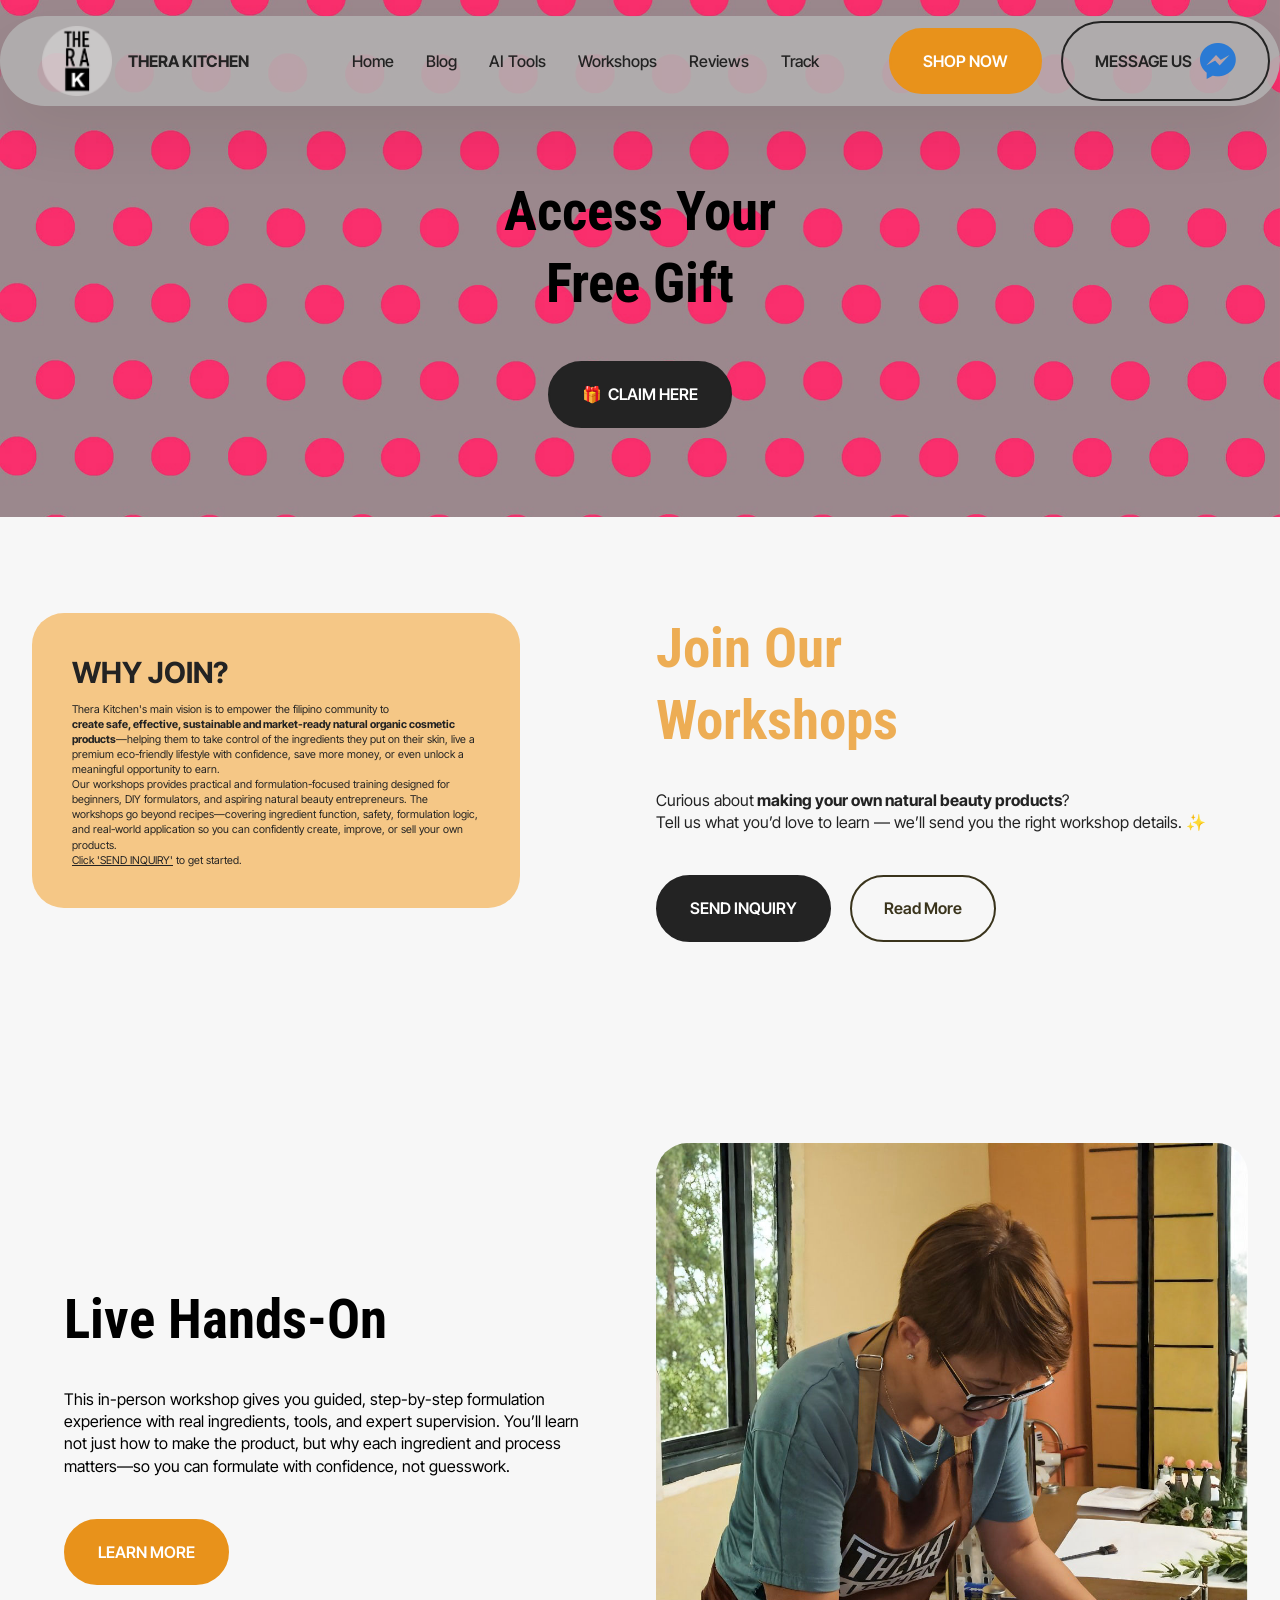
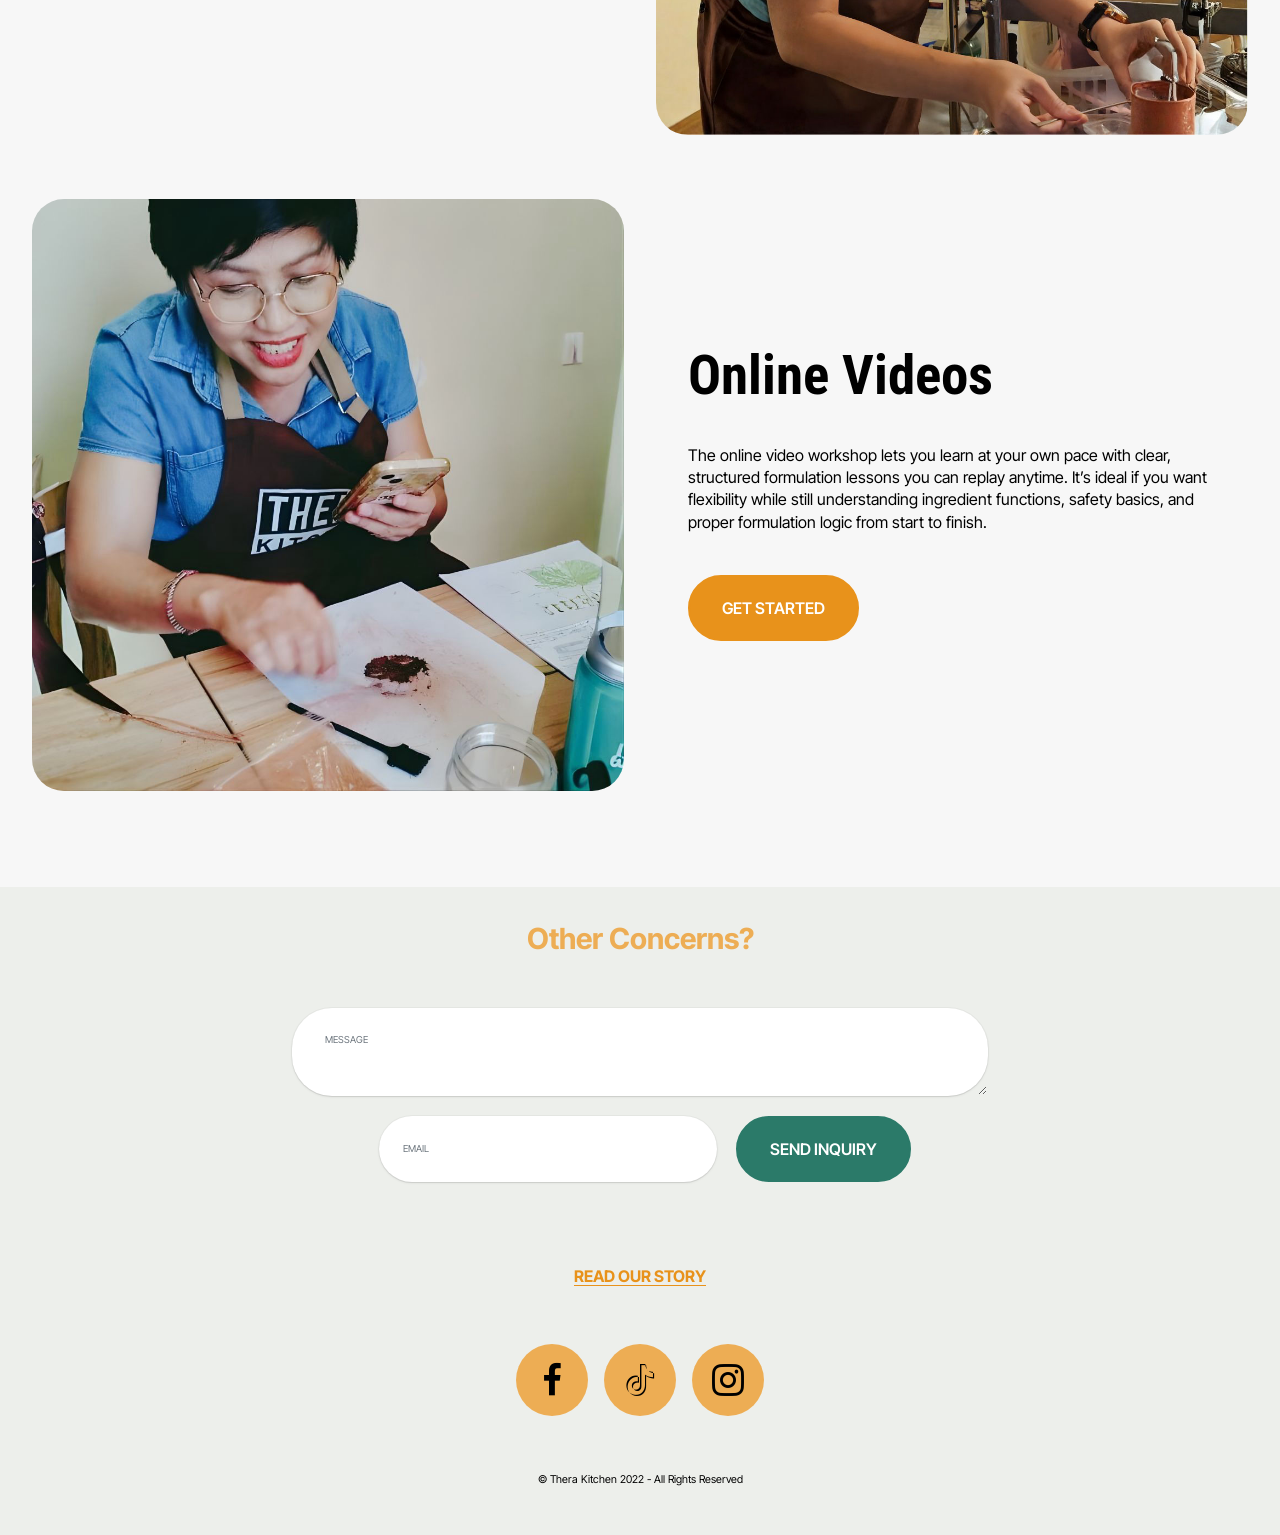
<file: workshop.html>
<!DOCTYPE html>
<html  >
<head>
  <!-- Site made with Mobirise Website Builder v6.1.12, https://mobirise.com -->
  <meta charset="UTF-8">
  <meta http-equiv="X-UA-Compatible" content="IE=edge">
  <meta name="generator" content="Mobirise v6.1.12, mobirise.com">
  <meta name="viewport" content="width=device-width, initial-scale=1, minimum-scale=1">
  <link rel="shortcut icon" href="assets/images/thera20round20logo201-64x64.png" type="image/x-icon">
  <meta name="description" content="">
  
  
  <title>Workshop</title>
  <link rel="stylesheet" href="assets/web/assets/mobirise-icons2/mobirise2.css">
  <link rel="stylesheet" href="assets/bootstrap/css/bootstrap.min.css">
  <link rel="stylesheet" href="assets/parallax/jarallax.css">
  <link rel="stylesheet" href="assets/animatecss/animate.css">
  <link rel="stylesheet" href="assets/dropdown/css/style.css">
  <link rel="stylesheet" href="assets/socicon/css/styles.css">
  <link rel="stylesheet" href="assets/theme/css/style.css">
  <link rel="stylesheet" href="assets/recaptcha.css">
  <link rel="preload" href="https://fonts.googleapis.com/css?family=Inter+Tight:100,200,300,400,500,600,700,800,900,100i,200i,300i,400i,500i,600i,700i,800i,900i&display=swap" as="style" onload="this.onload=null;this.rel='stylesheet'">
  <noscript><link rel="stylesheet" href="https://fonts.googleapis.com/css?family=Inter+Tight:100,200,300,400,500,600,700,800,900,100i,200i,300i,400i,500i,600i,700i,800i,900i&display=swap"></noscript>
  <link rel="preload" href="https://fonts.googleapis.com/css?family=Roboto+Condensed:100,200,300,400,500,600,700,800,900,100i,200i,300i,400i,500i,600i,700i,800i,900i&display=swap" as="style" onload="this.onload=null;this.rel='stylesheet'">
  <noscript><link rel="stylesheet" href="https://fonts.googleapis.com/css?family=Roboto+Condensed:100,200,300,400,500,600,700,800,900,100i,200i,300i,400i,500i,600i,700i,800i,900i&display=swap"></noscript>
  <link rel="preload" as="style" href="assets/mobirise/css/mbr-additional.css?v=W9fXHc"><link rel="stylesheet" href="assets/mobirise/css/mbr-additional.css?v=W9fXHc" type="text/css">

  
  
  
</head>
<body>
  
  <section data-bs-version="5.1" class="menu menu2 cid-veI0uJcOkn" once="menu" id="menu02-1y">
	

	<nav class="navbar navbar-dropdown navbar-fixed-top navbar-expand-lg">
		<div class="container">
			<div class="navbar-brand">
				<span class="navbar-logo">
					<a href="https://therakitchen.online">
						<img src="assets/images/thera20round20logo201-64x64.png" alt="Thera Kitchen" style="height: 4.4rem;">
					</a>
				</span>
				<span class="navbar-caption-wrap"><a class="navbar-caption text-black text-primary display-4" href="index.html#header05-1">THERA KITCHEN</a></span>
			</div>
			<button class="navbar-toggler" type="button" data-toggle="collapse" data-bs-toggle="collapse" data-target="#navbarSupportedContent" data-bs-target="#navbarSupportedContent" aria-controls="navbarNavAltMarkup" aria-expanded="false" aria-label="Toggle navigation">
				<div class="hamburger">
					<span></span>
					<span></span>
					<span></span>
					<span></span>
				</div>
			</button>
			<div class="collapse navbar-collapse" id="navbarSupportedContent">
				<ul class="navbar-nav nav-dropdown" data-app-modern-menu="true"><li class="nav-item">
						<a class="nav-link link text-black display-4" href="http://therakitchen.online" target="_blank">Home</a>
					</li><li class="nav-item"><a class="nav-link link text-black display-4" href="index.html#header01-7">Blog</a></li>
					<li class="nav-item">
						<a class="nav-link link text-black display-4" href="index.html#features04-w" aria-expanded="false">AI Tools</a>
					</li><li class="nav-item"><a class="nav-link link text-black text-primary display-4" href="workshop.html">Workshops</a></li>
					<li class="nav-item">
						<a class="nav-link link text-black display-4" href="https://951faee5bf53443e90362c56c94fdb6d.elf.site/" target="_blank">Reviews</a>
					</li><li class="nav-item"><a class="nav-link link text-black text-primary display-4" href="https://spx.ph/en" target="_blank">Track</a></li></ul>
				
				<div class="navbar-buttons mbr-section-btn"><a class="btn btn-primary display-4" href="https://take.app/therakitchen/" target="_blank">SHOP NOW</a> <a class="btn btn-black-outline display-4" href="https://m.me/therakitchenph" target="_blank"><span class="socicon socicon-messenger mbr-iconfont mbr-iconfont-btn" style="font-size: 36px; color: rgb(42, 122, 212);"></span>MESSAGE US</a></div>
			</div>
		</div>
	</nav>
</section>

<section data-bs-version="5.1" class="header09 startm5 cid-veNfWTNT5O mbr-parallax-background" id="header09-20">	
    
	<div class="mbr-overlay" style="opacity: 0.5; background-color: rgb(245, 43, 33);"></div>
	
	<div class="container">
		<div class="row">
			<div class="content-wrap col-12 col-md-4">
				<h1 class="mbr-section-title mbr-fonts-style mbr-white mb-4 display-2">
					<strong>Access Your<br>Free Gift</strong></h1>
				
				
				<div class="mbr-section-btn"><a class="btn btn-black display-4" href="https://41u9lo.share-na2.hsforms.com/2lJ5eY0MkS7-K8PuphFm2-Q" target="_blank">🎁&nbsp; CLAIM HERE</a></div>
			</div>
		</div>
	</div>
</section>

<section data-bs-version="5.1" class="header6 cid-veNgRpDFMl" id="header06-21">
	

	
	

	<div class="container">
		<div class="row">
			<div class="col-12 col-lg-5">
				<div class="card-wrapper">
					<h3 class="mbr-section-cardtitle mbr-fonts-style mb-2 display-5">
						<strong>WHY JOIN?</strong></h3>

					<p class="mbr-cardtext mbr-fonts-style mb-0 display-7">Thera Kitchen's main vision is to empower the filipino community to<br><strong>create safe, effective, sustainable and market-ready natural organic cosmetic products</strong>—helping them to take control of the ingredients they put on their skin, live a premium eco-friendly lifestyle with confidence, save more money, or even unlock a meaningful opportunity to earn.<br>Our workshops provides practical and formulation-focused training designed for beginners, DIY formulators, and aspiring natural beauty entrepreneurs. The workshops go beyond recipes—covering ingredient function, safety, formulation logic, and real-world application so you can confidently create, improve, or sell your own products.<br><u>Click 'SEND INQUIRY'</u> to get started.<br></p>
				</div>
			</div>
			<div class="col-12 col-lg-6">
				<h1 class="mbr-section-title mbr-fonts-style mb-4 display-2">
					<strong>Join Our</strong><br><strong>Workshops</strong></h1>
				
				<p class="mbr-text mbr-fonts-style mb-4 display-4">Curious about<strong> making your own natural beauty products</strong>?<br>Tell us what you’d love to learn — we’ll send you the right workshop details. ✨</p>
				<div class="mbr-section-btn mt-4"><a class="btn btn-black display-4" href="https://41u9lo.share-na2.hsforms.com/2_RWiz8hORlywSGqWJc8FwQ" target="_blank">SEND INQUIRY</a>
					<a class="btn btn-success-outline display-4" href="workshop.html#features038-22">Read More</a></div>
			</div>
		</div>
	</div>
</section>

<section data-bs-version="5.1" class="features38 cid-veNliM6DN9" id="features038-22">
    

    
    

    <div class="container">
        <div class="row justify-content-center">
            <div class="col-12 col-md-12 col-lg">
                <div class="text-wrapper align-left">
                    <h1 class="mbr-section-title mbr-fonts-style mb-4 display-2">
                        <strong>Live Hands-On</strong></h1>
                    <p class="mbr-text align-left mbr-fonts-style mb-4 display-4">This in-person workshop gives you guided, step-by-step formulation experience with real ingredients, tools, and expert supervision. You’ll learn not just how to make the product, but why each ingredient and process matters—so you can formulate with confidence, not guesswork.<br></p>
                    <div class="mbr-section-btn align-left mt-3"><a class="btn btn-primary display-4" href="livehandson.html">LEARN MORE</a></div>
                </div>
            </div>
            <div class="col-12 col-md-12 col-lg-6 image-wrapper">
                <img class="w-100" src="assets/images/live20hands-on20icon202-1080x1080.jpg" alt="Live Hands-On">
            </div>
        </div>
        <div class="row row-reverse justify-content-center">

            <div class="col-12 col-md-12 col-lg">
                <div class="text-wrapper align-left">
                    <h1 class="mbr-section-title mbr-fonts-style mb-4 display-2"><strong>Online Videos</strong></h1>
                    <p class="mbr-text align-left mbr-fonts-style mb-4 display-4">The online video workshop lets you learn at your own pace with clear, structured formulation lessons you can replay anytime. It’s ideal if you want flexibility while still understanding ingredient functions, safety basics, and proper formulation logic from start to finish.<br></p>
                    <div class="mbr-section-btn align-left mt-3"><a class="btn btn-primary display-4" href="onlinevideos.html">GET STARTED</a></div>
                </div>
            </div>
            <div class="col-12 col-md-12 col-lg-6 image-wrapper">
                <img class="w-100" src="assets/images/online20video20icon201-1080x1080.jpg" alt="Online Video">
            </div>
        </div>
        
    </div>
</section>

<section data-bs-version="5.1" class="form1 cid-vftbLFqobV" id="form01-2s">
	

	

	<div class="container">
		<div class="row content-wrapper justify-content-center">
			<div class="col-lg-7 mbr-form" data-form-type="formoid">
<!--Formbuilder Form-->
<form action="https://mobirise.eu/" method="POST" class="mbr-form form-with-styler" data-form-title="Other Concerns"><input type="hidden" name="email" data-form-email="true" value="qRYqF9Ky+WnMlL2tlxhGh2vDsRmDDx96gkNHrv7kbj5rTFmWpiBaJrY3mrKkY6/WC9uHhvz6VVdEF78oD1D7ci68ruZV2b9KgrmSHs6bxYHKxRVd/Y3okDw9sOdFRfE7.vOI8cQSrA5ZFEFcjXzZjECoHFKKAftMRjBfK2j+4K1fEcLOsvVqhZIwJ56UY4+Z+8JEAnO/9wOWPD6lSsmzySmaBehzJ1TqWffeAqMPrQpgzWR250HIux1CfW2E0F2cs">
<div class="row">
<div hidden="hidden" data-form-alert="" class="alert alert-success col-12">Thank you so this inquiry. Someone from our team will be reaching out to you soon. Kindly hold on. Thanks for filling out the form!</div>
<div hidden="hidden" data-form-alert-danger="" class="alert alert-danger col-12"> Oops...! some problem! </div>
</div>
<div class="dragArea row">
<div class="col-lg-12 col-md-12 col-sm-12">
<h5 class="mbr-section-title mbr-fonts-style mb-5 display-5"><strong>Other Concerns?</strong></h5>
</div>
<div class="col-lg-12 col-md-12 col-sm-12 form-group" data-for="textarea">
<textarea name="textarea" placeholder="MESSAGE" data-form-field="textarea" required="required" class="form-control display-7" id="textarea-form01-2s"></textarea>
</div>
<div data-for="email" class="col-lg-6 col-md-6 col-sm-12 form-group">
<input type="email" name="email" placeholder="EMAIL" data-form-field="email" class="form-control display-7" required="required" value="" id="email-form01-2s">
</div>
<div class="col-auto mbr-section-btn"><button type="submit" class="w-100 w-100 w-100 w-100 w-100 w-100 btn btn-secondary display-4">SEND INQUIRY</button></div>
</div>
</form><!--Formbuilder Form-->
</div>
		</div>
	</div>
</section>

<section data-bs-version="5.1" class="footer3 cid-vgjgWazMSn" once="footers" id="footer03-3f">

        

    

    <div class="container">
        <div class="row">
            <div class="row-links">
                <ul class="header-menu">
                  
                  
                  
                  
                <li class="header-menu-item mbr-fonts-style display-4"><em><a href="about.html" class="text-primary"><strong>READ OUR STORY</strong></a></em></li></ul>
              </div>

            <div class="col-12 mt-4">
                <div class="social-row">
                    <div class="soc-item">
                        <a href="https://www.facebook.com/therakitchenph" target="_blank">
                            <span class="mbr-iconfont display-7 socicon-facebook socicon" style="color: rgb(0, 0, 0); fill: rgb(0, 0, 0);"></span>
                        </a>
                    </div>
                    <div class="soc-item">
                        <a href="https://www.tiktok.com/@thera.kitchen" target="_blank">
                            <span class="mbr-iconfont socicon-tiktok socicon" style="color: rgb(0, 0, 0); fill: rgb(0, 0, 0);"></span>
                        </a>
                    </div>
                    <div class="soc-item">
                        <a href="https://www.instagram.com/therakitchenartisan/" target="_blank">
                            <span class="mbr-iconfont socicon-instagram socicon"></span>
                        </a>
                    </div>
                    
                    
                </div>
            </div>
            <div class="col-12 mt-5">
                <p class="mbr-fonts-style copyright display-7">
                    © Thera Kitchen 2022 - All Rights Reserved
                </p>
            </div>
        </div>
    </div>
</section>


<script src="assets/bootstrap/js/bootstrap.bundle.min.js"></script>
  <script src="assets/parallax/jarallax.js"></script>
  <script src="assets/smoothscroll/smooth-scroll.js"></script>
  <script src="assets/ytplayer/index.js"></script>
  <script src="assets/dropdown/js/navbar-dropdown.js"></script>
  <script src="assets/theme/js/script.js"></script>
  <script src="assets/formoid.min.js"></script>
  
  
  
  <input name="animation" type="hidden">
  </body>
</html>
</file>
<file: assets/web/assets/mobirise-icons2/mobirise2.css>
@font-face {
  font-family: 'Moririse2';
  font-display: swap;
  src:  url('mobirise2.eot?f2bix4');
  src:  url('mobirise2.eot?f2bix4#iefix') format('embedded-opentype'),
    url('mobirise2.woff2?f2bix4') format('woff2'),
    url('mobirise2.woff?f2bix4') format('woff'),
    url('mobirise2.ttf?f2bix4') format('truetype'),
    url('mobirise2.svg?f2bix4#mobirise2') format('svg');
  font-weight: normal;
  font-style: normal;
}

[class^="mobi-"], [class*=" mobi-"] {
  /* use !important to prevent issues with browser extensions that change fonts */
  font-family: 'Moririse2' !important;
  speak: none;
  font-style: normal;
  font-weight: normal;
  font-variant: normal;
  text-transform: none;
  line-height: 1;

  /* Better Font Rendering =========== */
  -webkit-font-smoothing: antialiased;
  -moz-osx-font-smoothing: grayscale;
}

.mobi-mbri-add-submenu:before {
  content: "\e900";
}
.mobi-mbri-alert:before {
  content: "\e901";
}
.mobi-mbri-align-center:before {
  content: "\e902";
}
.mobi-mbri-align-justify:before {
  content: "\e903";
}
.mobi-mbri-align-left:before {
  content: "\e904";
}
.mobi-mbri-align-right:before {
  content: "\e905";
}
.mobi-mbri-android:before {
  content: "\e906";
}
.mobi-mbri-apple:before {
  content: "\e907";
}
.mobi-mbri-arrow-down:before {
  content: "\e908";
}
.mobi-mbri-arrow-next:before {
  content: "\e909";
}
.mobi-mbri-arrow-prev:before {
  content: "\e90a";
}
.mobi-mbri-arrow-up:before {
  content: "\e90b";
}
.mobi-mbri-bold:before {
  content: "\e90c";
}
.mobi-mbri-bookmark:before {
  content: "\e90d";
}
.mobi-mbri-bootstrap:before {
  content: "\e90e";
}
.mobi-mbri-briefcase:before {
  content: "\e90f";
}
.mobi-mbri-browse:before {
  content: "\e910";
}
.mobi-mbri-bulleted-list:before {
  content: "\e911";
}
.mobi-mbri-calendar:before {
  content: "\e912";
}
.mobi-mbri-camera:before {
  content: "\e913";
}
.mobi-mbri-cart-add:before {
  content: "\e914";
}
.mobi-mbri-cart-full:before {
  content: "\e915";
}
.mobi-mbri-cash:before {
  content: "\e916";
}
.mobi-mbri-change-style:before {
  content: "\e917";
}
.mobi-mbri-chat:before {
  content: "\e918";
}
.mobi-mbri-clock:before {
  content: "\e919";
}
.mobi-mbri-close:before {
  content: "\e91a";
}
.mobi-mbri-cloud:before {
  content: "\e91b";
}
.mobi-mbri-code:before {
  content: "\e91c";
}
.mobi-mbri-contact-form:before {
  content: "\e91d";
}
.mobi-mbri-credit-card:before {
  content: "\e91e";
}
.mobi-mbri-cursor-click:before {
  content: "\e91f";
}
.mobi-mbri-cust-feedback:before {
  content: "\e920";
}
.mobi-mbri-database:before {
  content: "\e921";
}
.mobi-mbri-delivery:before {
  content: "\e922";
}
.mobi-mbri-desktop:before {
  content: "\e923";
}
.mobi-mbri-devices:before {
  content: "\e924";
}
.mobi-mbri-down:before {
  content: "\e925";
}
.mobi-mbri-download-2:before {
  content: "\e926";
}
.mobi-mbri-download:before {
  content: "\e927";
}
.mobi-mbri-drag-n-drop-2:before {
  content: "\e928";
}
.mobi-mbri-drag-n-drop:before {
  content: "\e929";
}
.mobi-mbri-edit-2:before {
  content: "\e92a";
}
.mobi-mbri-edit:before {
  content: "\e92b";
}
.mobi-mbri-error:before {
  content: "\e92c";
}
.mobi-mbri-extension:before {
  content: "\e92d";
}
.mobi-mbri-features:before {
  content: "\e92e";
}
.mobi-mbri-file:before {
  content: "\e92f";
}
.mobi-mbri-flag:before {
  content: "\e930";
}
.mobi-mbri-folder:before {
  content: "\e931";
}
.mobi-mbri-gift:before {
  content: "\e932";
}
.mobi-mbri-github:before {
  content: "\e933";
}
.mobi-mbri-globe-2:before {
  content: "\e934";
}
.mobi-mbri-globe:before {
  content: "\e935";
}
.mobi-mbri-growing-chart:before {
  content: "\e936";
}
.mobi-mbri-hearth:before {
  content: "\e937";
}
.mobi-mbri-help:before {
  content: "\e938";
}
.mobi-mbri-home:before {
  content: "\e939";
}
.mobi-mbri-hot-cup:before {
  content: "\e93a";
}
.mobi-mbri-idea:before {
  content: "\e93b";
}
.mobi-mbri-image-gallery:before {
  content: "\e93c";
}
.mobi-mbri-image-slider:before {
  content: "\e93d";
}
.mobi-mbri-info:before {
  content: "\e93e";
}
.mobi-mbri-italic:before {
  content: "\e93f";
}
.mobi-mbri-key:before {
  content: "\e940";
}
.mobi-mbri-laptop:before {
  content: "\e941";
}
.mobi-mbri-layers:before {
  content: "\e942";
}
.mobi-mbri-left-right:before {
  content: "\e943";
}
.mobi-mbri-left:before {
  content: "\e944";
}
.mobi-mbri-letter:before {
  content: "\e945";
}
.mobi-mbri-like:before {
  content: "\e946";
}
.mobi-mbri-link:before {
  content: "\e947";
}
.mobi-mbri-lock:before {
  content: "\e948";
}
.mobi-mbri-login:before {
  content: "\e949";
}
.mobi-mbri-logout:before {
  content: "\e94a";
}
.mobi-mbri-magic-stick:before {
  content: "\e94b";
}
.mobi-mbri-map-pin:before {
  content: "\e94c";
}
.mobi-mbri-menu:before {
  content: "\e94d";
}
.mobi-mbri-mobile-2:before {
  content: "\e94e";
}
.mobi-mbri-mobile-horizontal:before {
  content: "\e94f";
}
.mobi-mbri-mobile:before {
  content: "\e950";
}
.mobi-mbri-mobirise:before {
  content: "\e951";
}
.mobi-mbri-more-horizontal:before {
  content: "\e952";
}
.mobi-mbri-more-vertical:before {
  content: "\e953";
}
.mobi-mbri-music:before {
  content: "\e954";
}
.mobi-mbri-new-file:before {
  content: "\e955";
}
.mobi-mbri-numbered-list:before {
  content: "\e956";
}
.mobi-mbri-opened-folder:before {
  content: "\e957";
}
.mobi-mbri-pages:before {
  content: "\e958";
}
.mobi-mbri-paper-plane:before {
  content: "\e959";
}
.mobi-mbri-paperclip:before {
  content: "\e95a";
}
.mobi-mbri-phone:before {
  content: "\e95b";
}
.mobi-mbri-photo:before {
  content: "\e95c";
}
.mobi-mbri-photos:before {
  content: "\e95d";
}
.mobi-mbri-pin:before {
  content: "\e95e";
}
.mobi-mbri-play:before {
  content: "\e95f";
}
.mobi-mbri-plus:before {
  content: "\e960";
}
.mobi-mbri-preview:before {
  content: "\e961";
}
.mobi-mbri-print:before {
  content: "\e962";
}
.mobi-mbri-protect:before {
  content: "\e963";
}
.mobi-mbri-question:before {
  content: "\e964";
}
.mobi-mbri-quote-left:before {
  content: "\e965";
}
.mobi-mbri-quote-right:before {
  content: "\e966";
}
.mobi-mbri-redo:before {
  content: "\e967";
}
.mobi-mbri-refresh:before {
  content: "\e968";
}
.mobi-mbri-responsive-2:before {
  content: "\e969";
}
.mobi-mbri-responsive:before {
  content: "\e96a";
}
.mobi-mbri-right:before {
  content: "\e96b";
}
.mobi-mbri-rocket:before {
  content: "\e96c";
}
.mobi-mbri-sad-face:before {
  content: "\e96d";
}
.mobi-mbri-sale:before {
  content: "\e96e";
}
.mobi-mbri-save:before {
  content: "\e96f";
}
.mobi-mbri-search:before {
  content: "\e970";
}
.mobi-mbri-setting-2:before {
  content: "\e971";
}
.mobi-mbri-setting-3:before {
  content: "\e972";
}
.mobi-mbri-setting:before {
  content: "\e973";
}
.mobi-mbri-share:before {
  content: "\e974";
}
.mobi-mbri-shopping-bag:before {
  content: "\e975";
}
.mobi-mbri-shopping-basket:before {
  content: "\e976";
}
.mobi-mbri-shopping-cart:before {
  content: "\e977";
}
.mobi-mbri-sites:before {
  content: "\e978";
}
.mobi-mbri-smile-face:before {
  content: "\e979";
}
.mobi-mbri-speed:before {
  content: "\e97a";
}
.mobi-mbri-star:before {
  content: "\e97b";
}
.mobi-mbri-success:before {
  content: "\e97c";
}
.mobi-mbri-sun:before {
  content: "\e97d";
}
.mobi-mbri-sun2:before {
  content: "\e97e";
}
.mobi-mbri-tablet-vertical:before {
  content: "\e97f";
}
.mobi-mbri-tablet:before {
  content: "\e980";
}
.mobi-mbri-target:before {
  content: "\e981";
}
.mobi-mbri-timer:before {
  content: "\e982";
}
.mobi-mbri-to-ftp:before {
  content: "\e983";
}
.mobi-mbri-to-local-drive:before {
  content: "\e984";
}
.mobi-mbri-touch-swipe:before {
  content: "\e985";
}
.mobi-mbri-touch:before {
  content: "\e986";
}
.mobi-mbri-trash:before {
  content: "\e987";
}
.mobi-mbri-underline:before {
  content: "\e988";
}
.mobi-mbri-undo:before {
  content: "\e989";
}
.mobi-mbri-unlink:before {
  content: "\e98a";
}
.mobi-mbri-unlock:before {
  content: "\e98b";
}
.mobi-mbri-up-down:before {
  content: "\e98c";
}
.mobi-mbri-up:before {
  content: "\e98d";
}
.mobi-mbri-update:before {
  content: "\e98e";
}
.mobi-mbri-upload-2:before {
  content: "\e98f";
}
.mobi-mbri-upload:before {
  content: "\e990";
}
.mobi-mbri-user-2:before {
  content: "\e991";
}
.mobi-mbri-user:before {
  content: "\e992";
}
.mobi-mbri-users:before {
  content: "\e993";
}
.mobi-mbri-video-play:before {
  content: "\e994";
}
.mobi-mbri-video:before {
  content: "\e995";
}
.mobi-mbri-watch:before {
  content: "\e996";
}
.mobi-mbri-website-theme-2:before {
  content: "\e997";
}
.mobi-mbri-website-theme:before {
  content: "\e998";
}
.mobi-mbri-wifi:before {
  content: "\e999";
}
.mobi-mbri-windows:before {
  content: "\e99a";
}
.mobi-mbri-zoom-in:before {
  content: "\e99b";
}
.mobi-mbri-zoom-out:before {
  content: "\e99c";
}
</file>
<file: assets/dropdown/css/style.css>
.navbar-dropdown {
  left: 0;
  padding: 0;
  position: absolute;
  right: 0;
  top: 0;
  transition: all 0.45s ease;
  z-index: 1030;
  background: #282828; }
  .navbar-dropdown .navbar-logo {
    margin-right: 0.8rem;
    transition: margin 0.3s ease-in-out;
    vertical-align: middle; }
    .navbar-dropdown .navbar-logo img {
      height: 3.125rem;
      transition: all 0.3s ease-in-out; }
    .navbar-dropdown .navbar-logo.mbr-iconfont {
      font-size: 3.125rem;
      line-height: 3.125rem; }
  .navbar-dropdown .navbar-caption {
    font-weight: 700;
    white-space: normal;
    vertical-align: -4px;
    line-height: 3.125rem !important; }
    .navbar-dropdown .navbar-caption, .navbar-dropdown .navbar-caption:hover {
      color: inherit;
      text-decoration: none; }
  .navbar-dropdown .mbr-iconfont + .navbar-caption {
    vertical-align: -1px; }
  .navbar-dropdown.navbar-fixed-top {
    position: fixed; }
  .navbar-dropdown .navbar-brand span {
    vertical-align: -4px; }
  .navbar-dropdown.bg-color.transparent {
    background: none; }
  .navbar-dropdown.navbar-short .navbar-brand {
    padding: 0.625rem 0; }
    .navbar-dropdown.navbar-short .navbar-brand span {
      vertical-align: -1px; }
  .navbar-dropdown.navbar-short .navbar-caption {
    line-height: 2.375rem !important;
    vertical-align: -2px; }
  .navbar-dropdown.navbar-short .navbar-logo {
    margin-right: 0.5rem; }
    .navbar-dropdown.navbar-short .navbar-logo img {
      height: 2.375rem; }
    .navbar-dropdown.navbar-short .navbar-logo.mbr-iconfont {
      font-size: 2.375rem;
      line-height: 2.375rem; }
  .navbar-dropdown.navbar-short .mbr-table-cell {
    height: 3.625rem; }
  .navbar-dropdown .navbar-close {
    left: 0.6875rem;
    position: fixed;
    top: 0.75rem;
    z-index: 1000; }
  .navbar-dropdown .hamburger-icon {
    content: "";
    display: inline-block;
    vertical-align: middle;
    width: 16px;
    -webkit-box-shadow: 0 -6px 0 1px #282828,0 0 0 1px #282828,0 6px 0 1px #282828;
    -moz-box-shadow: 0 -6px 0 1px #282828,0 0 0 1px #282828,0 6px 0 1px #282828;
    box-shadow: 0 -6px 0 1px #282828,0 0 0 1px #282828,0 6px 0 1px #282828; }

.dropdown-menu .dropdown-toggle[data-toggle="dropdown-submenu"]::after {
  border-bottom: 0.35em solid transparent;
  border-left: 0.35em solid;
  border-right: 0;
  border-top: 0.35em solid transparent;
  margin-left: 0.3rem; }

.dropdown-menu .dropdown-item:focus {
  outline: 0; }

.nav-dropdown {
  font-size: 0.75rem;
  font-weight: 500;
  height: auto !important; }
  .nav-dropdown .nav-btn {
    padding-left: 1rem; }
  .nav-dropdown .link {
    margin: .667em 1.667em;
    font-weight: 500;
    padding: 0;
    transition: color .2s ease-in-out; }
    .nav-dropdown .link.dropdown-toggle {
      margin-right: 2.583em; }
      .nav-dropdown .link.dropdown-toggle::after {
        margin-left: .25rem;
        border-top: 0.35em solid;
        border-right: 0.35em solid transparent;
        border-left: 0.35em solid transparent;
        border-bottom: 0; }
      .nav-dropdown .link.dropdown-toggle[aria-expanded="true"] {
        margin: 0;
        padding: 0.667em 3.263em  0.667em 1.667em; }
  .nav-dropdown .link::after,
  .nav-dropdown .dropdown-item::after {
    color: inherit; }
  .nav-dropdown .btn {
    font-size: 0.75rem;
    font-weight: 700;
    letter-spacing: 0;
    margin-bottom: 0;
    padding-left: 1.25rem;
    padding-right: 1.25rem; }
  .nav-dropdown .dropdown-menu {
    border-radius: 0;
    border: 0;
    left: 0;
    margin: 0;
    padding-bottom: 1.25rem;
    padding-top: 1.25rem;
    position: relative; }
  .nav-dropdown .dropdown-submenu {
    margin-left: 0.125rem;
    top: 0; }
  .nav-dropdown .dropdown-item {
    font-weight: 500;
    line-height: 2;
    padding: 0.3846em 4.615em 0.3846em 1.5385em;
    position: relative;
    transition: color .2s ease-in-out, background-color .2s ease-in-out; }
    .nav-dropdown .dropdown-item::after {
      margin-top: -0.3077em;
      position: absolute;
      right: 1.1538em;
      top: 50%; }
    .nav-dropdown .dropdown-item:focus, .nav-dropdown .dropdown-item:hover {
      background: none; }

@media (max-width: 767px) {
  .nav-dropdown.navbar-toggleable-sm {
    bottom: 0;
    display: none;
    left: 0;
    overflow-x: hidden;
    position: fixed;
    top: 0;
    transform: translateX(-100%);
    -ms-transform: translateX(-100%);
    -webkit-transform: translateX(-100%);
    width: 18.75rem;
    z-index: 999; } }
.nav-dropdown.navbar-toggleable-xl {
  bottom: 0;
  display: none;
  left: 0;
  overflow-x: hidden;
  position: fixed;
  top: 0;
  transform: translateX(-100%);
  -ms-transform: translateX(-100%);
  -webkit-transform: translateX(-100%);
  width: 18.75rem;
  z-index: 999; }

.nav-dropdown-sm {
  display: block !important;
  overflow-x: hidden;
  overflow: auto;
  padding-top: 3.875rem; }
  .nav-dropdown-sm::after {
    content: "";
    display: block;
    height: 3rem;
    width: 100%; }
  .nav-dropdown-sm.collapse.in ~ .navbar-close {
    display: block !important; }
  .nav-dropdown-sm.collapsing, .nav-dropdown-sm.collapse.in {
    transform: translateX(0);
    -ms-transform: translateX(0);
    -webkit-transform: translateX(0);
    transition: all 0.25s ease-out;
    -webkit-transition: all 0.25s ease-out;
    background: #282828; }
  .nav-dropdown-sm.collapsing[aria-expanded="false"] {
    transform: translateX(-100%);
    -ms-transform: translateX(-100%);
    -webkit-transform: translateX(-100%); }
  .nav-dropdown-sm .nav-item {
    display: block;
    margin-left: 0 !important;
    padding-left: 0; }
  .nav-dropdown-sm .link,
  .nav-dropdown-sm .dropdown-item {
    border-top: 1px dotted rgba(255, 255, 255, 0.1);
    font-size: 0.8125rem;
    line-height: 1.6;
    margin: 0 !important;
    padding: 0.875rem 2.4rem 0.875rem 1.5625rem !important;
    position: relative;
    white-space: normal; }
    .nav-dropdown-sm .link:focus, .nav-dropdown-sm .link:hover,
    .nav-dropdown-sm .dropdown-item:focus,
    .nav-dropdown-sm .dropdown-item:hover {
      background: rgba(0, 0, 0, 0.2) !important;
      color: #c0a375; }
  .nav-dropdown-sm .nav-btn {
    position: relative;
    padding: 1.5625rem 1.5625rem 0 1.5625rem; }
    .nav-dropdown-sm .nav-btn::before {
      border-top: 1px dotted rgba(255, 255, 255, 0.1);
      content: "";
      left: 0;
      position: absolute;
      top: 0;
      width: 100%; }
    .nav-dropdown-sm .nav-btn + .nav-btn {
      padding-top: 0.625rem; }
      .nav-dropdown-sm .nav-btn + .nav-btn::before {
        display: none; }
  .nav-dropdown-sm .btn {
    padding: 0.625rem 0; }
  .nav-dropdown-sm .dropdown-toggle[data-toggle="dropdown-submenu"]::after {
    margin-left: .25rem;
    border-top: 0.35em solid;
    border-right: 0.35em solid transparent;
    border-left: 0.35em solid transparent;
    border-bottom: 0; }
  .nav-dropdown-sm .dropdown-toggle[data-toggle="dropdown-submenu"][aria-expanded="true"]::after {
    border-top: 0;
    border-right: 0.35em solid transparent;
    border-left: 0.35em solid transparent;
    border-bottom: 0.35em solid; }
  .nav-dropdown-sm .dropdown-menu {
    margin: 0;
    padding: 0;
    position: relative;
    top: 0;
    left: 0;
    width: 100%;
    border: 0;
    float: none;
    border-radius: 0;
    background: none; }
  .nav-dropdown-sm .dropdown-submenu {
    left: 100%;
    margin-left: 0.125rem;
    margin-top: -1.25rem;
    top: 0; }

.navbar-toggleable-sm .nav-dropdown .dropdown-menu {
  position: absolute; }

.navbar-toggleable-sm .nav-dropdown .dropdown-submenu {
  left: 100%;
  margin-left: 0.125rem;
  margin-top: -1.25rem;
  top: 0; }

.navbar-toggleable-sm.opened .nav-dropdown .dropdown-menu {
  position: relative; }

.navbar-toggleable-sm.opened .nav-dropdown .dropdown-submenu {
  left: 0;
  margin-left: 00rem;
  margin-top: 0rem;
  top: 0; }

.is-builder .nav-dropdown.collapsing {
  transition: none !important; }
</file>
<file: assets/socicon/css/styles.css>
@charset "UTF-8";

@font-face {
  font-family: 'Socicon';
  src:  url('../fonts/socicon.eot');
  src:  url('../fonts/socicon.eot?#iefix') format('embedded-opentype'),
    url('../fonts/socicon.woff2') format('woff2'),
    url('../fonts/socicon.ttf') format('truetype'),
    url('../fonts/socicon.woff') format('woff'),
    url('../fonts/socicon.svg#socicon') format('svg');
  font-weight: normal;
  font-style: normal;
  font-display: swap;
}

[data-icon]:before {
  font-family: "socicon" !important;
  content: attr(data-icon);
  font-style: normal !important;
  font-weight: normal !important;
  font-variant: normal !important;
  text-transform: none !important;
  speak: none;
  line-height: 1;
  -webkit-font-smoothing: antialiased;
  -moz-osx-font-smoothing: grayscale;
}

[class^="socicon-"], [class*=" socicon-"] {
  /* use !important to prevent issues with browser extensions that change fonts */
  font-family: 'Socicon' !important;
  speak: none;
  font-style: normal;
  font-weight: normal;
  font-variant: normal;
  text-transform: none;
  line-height: 1;

  /* Better Font Rendering =========== */
  -webkit-font-smoothing: antialiased;
  -moz-osx-font-smoothing: grayscale;
}

.socicon-500px:before {
  content: "\e000";
}
.socicon-8tracks:before {
  content: "\e001";
}
.socicon-airbnb:before {
  content: "\e002";
}
.socicon-alliance:before {
  content: "\e003";
}
.socicon-amazon:before {
  content: "\e004";
}
.socicon-amplement:before {
  content: "\e005";
}
.socicon-android:before {
  content: "\e006";
}
.socicon-angellist:before {
  content: "\e007";
}
.socicon-apple:before {
  content: "\e008";
}
.socicon-appnet:before {
  content: "\e009";
}
.socicon-baidu:before {
  content: "\e00a";
}
.socicon-bandcamp:before {
  content: "\e00b";
}
.socicon-battlenet:before {
  content: "\e00c";
}
.socicon-mixer:before {
  content: "\e00d";
}
.socicon-bebee:before {
  content: "\e00e";
}
.socicon-bebo:before {
  content: "\e00f";
}
.socicon-behance:before {
  content: "\e010";
}
.socicon-blizzard:before {
  content: "\e011";
}
.socicon-blogger:before {
  content: "\e012";
}
.socicon-buffer:before {
  content: "\e013";
}
.socicon-chrome:before {
  content: "\e014";
}
.socicon-coderwall:before {
  content: "\e015";
}
.socicon-curse:before {
  content: "\e016";
}
.socicon-dailymotion:before {
  content: "\e017";
}
.socicon-deezer:before {
  content: "\e018";
}
.socicon-delicious:before {
  content: "\e019";
}
.socicon-deviantart:before {
  content: "\e01a";
}
.socicon-diablo:before {
  content: "\e01b";
}
.socicon-digg:before {
  content: "\e01c";
}
.socicon-discord:before {
  content: "\e01d";
}
.socicon-disqus:before {
  content: "\e01e";
}
.socicon-douban:before {
  content: "\e01f";
}
.socicon-draugiem:before {
  content: "\e020";
}
.socicon-dribbble:before {
  content: "\e021";
}
.socicon-drupal:before {
  content: "\e022";
}
.socicon-ebay:before {
  content: "\e023";
}
.socicon-ello:before {
  content: "\e024";
}
.socicon-endomodo:before {
  content: "\e025";
}
.socicon-envato:before {
  content: "\e026";
}
.socicon-etsy:before {
  content: "\e027";
}
.socicon-facebook:before {
  content: "\e028";
}
.socicon-feedburner:before {
  content: "\e029";
}
.socicon-filmweb:before {
  content: "\e02a";
}
.socicon-firefox:before {
  content: "\e02b";
}
.socicon-flattr:before {
  content: "\e02c";
}
.socicon-flickr:before {
  content: "\e02d";
}
.socicon-formulr:before {
  content: "\e02e";
}
.socicon-forrst:before {
  content: "\e02f";
}
.socicon-foursquare:before {
  content: "\e030";
}
.socicon-friendfeed:before {
  content: "\e031";
}
.socicon-github:before {
  content: "\e032";
}
.socicon-goodreads:before {
  content: "\e033";
}
.socicon-google:before {
  content: "\e034";
}
.socicon-googlescholar:before {
  content: "\e035";
}
.socicon-googlegroups:before {
  content: "\e036";
}
.socicon-googlephotos:before {
  content: "\e037";
}
.socicon-googleplus:before {
  content: "\e038";
}
.socicon-grooveshark:before {
  content: "\e039";
}
.socicon-hackerrank:before {
  content: "\e03a";
}
.socicon-hearthstone:before {
  content: "\e03b";
}
.socicon-hellocoton:before {
  content: "\e03c";
}
.socicon-heroes:before {
  content: "\e03d";
}
.socicon-smashcast:before {
  content: "\e03e";
}
.socicon-horde:before {
  content: "\e03f";
}
.socicon-houzz:before {
  content: "\e040";
}
.socicon-icq:before {
  content: "\e041";
}
.socicon-identica:before {
  content: "\e042";
}
.socicon-imdb:before {
  content: "\e043";
}
.socicon-instagram:before {
  content: "\e044";
}
.socicon-issuu:before {
  content: "\e045";
}
.socicon-istock:before {
  content: "\e046";
}
.socicon-itunes:before {
  content: "\e047";
}
.socicon-keybase:before {
  content: "\e048";
}
.socicon-lanyrd:before {
  content: "\e049";
}
.socicon-lastfm:before {
  content: "\e04a";
}
.socicon-line:before {
  content: "\e04b";
}
.socicon-linkedin:before {
  content: "\e04c";
}
.socicon-livejournal:before {
  content: "\e04d";
}
.socicon-lyft:before {
  content: "\e04e";
}
.socicon-macos:before {
  content: "\e04f";
}
.socicon-mail:before {
  content: "\e050";
}
.socicon-medium:before {
  content: "\e051";
}
.socicon-meetup:before {
  content: "\e052";
}
.socicon-mixcloud:before {
  content: "\e053";
}
.socicon-modelmayhem:before {
  content: "\e054";
}
.socicon-mumble:before {
  content: "\e055";
}
.socicon-myspace:before {
  content: "\e056";
}
.socicon-newsvine:before {
  content: "\e057";
}
.socicon-nintendo:before {
  content: "\e058";
}
.socicon-npm:before {
  content: "\e059";
}
.socicon-odnoklassniki:before {
  content: "\e05a";
}
.socicon-openid:before {
  content: "\e05b";
}
.socicon-opera:before {
  content: "\e05c";
}
.socicon-outlook:before {
  content: "\e05d";
}
.socicon-overwatch:before {
  content: "\e05e";
}
.socicon-patreon:before {
  content: "\e05f";
}
.socicon-paypal:before {
  content: "\e060";
}
.socicon-periscope:before {
  content: "\e061";
}
.socicon-persona:before {
  content: "\e062";
}
.socicon-pinterest:before {
  content: "\e063";
}
.socicon-play:before {
  content: "\e064";
}
.socicon-player:before {
  content: "\e065";
}
.socicon-playstation:before {
  content: "\e066";
}
.socicon-pocket:before {
  content: "\e067";
}
.socicon-qq:before {
  content: "\e068";
}
.socicon-quora:before {
  content: "\e069";
}
.socicon-raidcall:before {
  content: "\e06a";
}
.socicon-ravelry:before {
  content: "\e06b";
}
.socicon-reddit:before {
  content: "\e06c";
}
.socicon-renren:before {
  content: "\e06d";
}
.socicon-researchgate:before {
  content: "\e06e";
}
.socicon-residentadvisor:before {
  content: "\e06f";
}
.socicon-reverbnation:before {
  content: "\e070";
}
.socicon-rss:before {
  content: "\e071";
}
.socicon-sharethis:before {
  content: "\e072";
}
.socicon-skype:before {
  content: "\e073";
}
.socicon-slideshare:before {
  content: "\e074";
}
.socicon-smugmug:before {
  content: "\e075";
}
.socicon-snapchat:before {
  content: "\e076";
}
.socicon-songkick:before {
  content: "\e077";
}
.socicon-soundcloud:before {
  content: "\e078";
}
.socicon-spotify:before {
  content: "\e079";
}
.socicon-stackexchange:before {
  content: "\e07a";
}
.socicon-stackoverflow:before {
  content: "\e07b";
}
.socicon-starcraft:before {
  content: "\e07c";
}
.socicon-stayfriends:before {
  content: "\e07d";
}
.socicon-steam:before {
  content: "\e07e";
}
.socicon-storehouse:before {
  content: "\e07f";
}
.socicon-strava:before {
  content: "\e080";
}
.socicon-streamjar:before {
  content: "\e081";
}
.socicon-stumbleupon:before {
  content: "\e082";
}
.socicon-swarm:before {
  content: "\e083";
}
.socicon-teamspeak:before {
  content: "\e084";
}
.socicon-teamviewer:before {
  content: "\e085";
}
.socicon-technorati:before {
  content: "\e086";
}
.socicon-telegram:before {
  content: "\e087";
}
.socicon-tripadvisor:before {
  content: "\e088";
}
.socicon-tripit:before {
  content: "\e089";
}
.socicon-triplej:before {
  content: "\e08a";
}
.socicon-tumblr:before {
  content: "\e08b";
}
.socicon-twitch:before {
  content: "\e08c";
}
.socicon-twitter:before {
  content: "\e08d";
}
.socicon-uber:before {
  content: "\e08e";
}
.socicon-ventrilo:before {
  content: "\e08f";
}
.socicon-viadeo:before {
  content: "\e090";
}
.socicon-viber:before {
  content: "\e091";
}
.socicon-viewbug:before {
  content: "\e092";
}
.socicon-vimeo:before {
  content: "\e093";
}
.socicon-vine:before {
  content: "\e094";
}
.socicon-vkontakte:before {
  content: "\e095";
}
.socicon-warcraft:before {
  content: "\e096";
}
.socicon-wechat:before {
  content: "\e097";
}
.socicon-weibo:before {
  content: "\e098";
}
.socicon-whatsapp:before {
  content: "\e099";
}
.socicon-wikipedia:before {
  content: "\e09a";
}
.socicon-windows:before {
  content: "\e09b";
}
.socicon-wordpress:before {
  content: "\e09c";
}
.socicon-wykop:before {
  content: "\e09d";
}
.socicon-xbox:before {
  content: "\e09e";
}
.socicon-xing:before {
  content: "\e09f";
}
.socicon-yahoo:before {
  content: "\e0a0";
}
.socicon-yammer:before {
  content: "\e0a1";
}
.socicon-yandex:before {
  content: "\e0a2";
}
.socicon-yelp:before {
  content: "\e0a3";
}
.socicon-younow:before {
  content: "\e0a4";
}
.socicon-youtube:before {
  content: "\e0a5";
}
.socicon-zapier:before {
  content: "\e0a6";
}
.socicon-zerply:before {
  content: "\e0a7";
}
.socicon-zomato:before {
  content: "\e0a8";
}
.socicon-zynga:before {
  content: "\e0a9";
}
.socicon-bluesky:before {
  content: "\e0aa";
}
.socicon-threads:before {
  content: "\e0ab";
}
.socicon-spreadshirt:before {
  content: "\e901";
}
.socicon-gamejolt:before {
  content: "\e902";
}
.socicon-trello:before {
  content: "\e903";
}
.socicon-tunein:before {
  content: "\e904";
}
.socicon-bloglovin:before {
  content: "\e905";
}
.socicon-gamewisp:before {
  content: "\e906";
}
.socicon-messenger:before {
  content: "\e907";
}
.socicon-pandora:before {
  content: "\e908";
}
.socicon-augment:before {
  content: "\e909";
}
.socicon-bitbucket:before {
  content: "\e90a";
}
.socicon-fyuse:before {
  content: "\e90b";
}
.socicon-yt-gaming:before {
  content: "\e90c";
}
.socicon-sketchfab:before {
  content: "\e90d";
}
.socicon-mobcrush:before {
  content: "\e90e";
}
.socicon-microsoft:before {
  content: "\e90f";
}
.socicon-realtor:before {
  content: "\e910";
}
.socicon-tidal:before {
  content: "\e911";
}
.socicon-qobuz:before {
  content: "\e912";
}
.socicon-natgeo:before {
  content: "\e913";
}
.socicon-mastodon:before {
  content: "\e914";
}
.socicon-unsplash:before {
  content: "\e915";
}
.socicon-homeadvisor:before {
  content: "\e916";
}
.socicon-angieslist:before {
  content: "\e917";
}
.socicon-codepen:before {
  content: "\e918";
}
.socicon-slack:before {
  content: "\e919";
}
.socicon-openaigym:before {
  content: "\e91a";
}
.socicon-logmein:before {
  content: "\e91b";
}
.socicon-fiverr:before {
  content: "\e91c";
}
.socicon-gotomeeting:before {
  content: "\e91d";
}
.socicon-aliexpress:before {
  content: "\e91e";
}
.socicon-guru:before {
  content: "\e91f";
}
.socicon-appstore:before {
  content: "\e920";
}
.socicon-homes:before {
  content: "\e921";
}
.socicon-zoom:before {
  content: "\e922";
}
.socicon-alibaba:before {
  content: "\e923";
}
.socicon-craigslist:before {
  content: "\e924";
}
.socicon-wix:before {
  content: "\e925";
}
.socicon-redfin:before {
  content: "\e926";
}
.socicon-googlecalendar:before {
  content: "\e927";
}
.socicon-shopify:before {
  content: "\e928";
}
.socicon-freelancer:before {
  content: "\e929";
}
.socicon-seedrs:before {
  content: "\e92a";
}
.socicon-bing:before {
  content: "\e92b";
}
.socicon-doodle:before {
  content: "\e92c";
}
.socicon-bonanza:before {
  content: "\e92d";
}
.socicon-squarespace:before {
  content: "\e92e";
}
.socicon-toptal:before {
  content: "\e92f";
}
.socicon-gust:before {
  content: "\e930";
}
.socicon-ask:before {
  content: "\e931";
}
.socicon-trulia:before {
  content: "\e932";
}
.socicon-loomly:before {
  content: "\e933";
}
.socicon-ghost:before {
  content: "\e934";
}
.socicon-upwork:before {
  content: "\e935";
}
.socicon-fundable:before {
  content: "\e936";
}
.socicon-booking:before {
  content: "\e937";
}
.socicon-googlemaps:before {
  content: "\e938";
}
.socicon-zillow:before {
  content: "\e939";
}
.socicon-niconico:before {
  content: "\e93a";
}
.socicon-toneden:before {
  content: "\e93b";
}
.socicon-crunchbase:before {
  content: "\e93c";
}
.socicon-homefy:before {
  content: "\e93d";
}
.socicon-calendly:before {
  content: "\e93e";
}
.socicon-livemaster:before {
  content: "\e93f";
}
.socicon-udemy:before {
  content: "\e940";
}
.socicon-codered:before {
  content: "\e941";
}
.socicon-origin:before {
  content: "\e942";
}
.socicon-nextdoor:before {
  content: "\e943";
}
.socicon-portfolio:before {
  content: "\e944";
}
.socicon-instructables:before {
  content: "\e945";
}
.socicon-gitlab:before {
  content: "\e946";
}
.socicon-hackernews:before {
  content: "\e947";
}
.socicon-smashwords:before {
  content: "\e948";
}
.socicon-kobo:before {
  content: "\e949";
}
.socicon-bookbub:before {
  content: "\e94a";
}
.socicon-mailru:before {
  content: "\e94b";
}
.socicon-moddb:before {
  content: "\e94c";
}
.socicon-indiedb:before {
  content: "\e94d";
}
.socicon-traxsource:before {
  content: "\e94e";
}
.socicon-gamefor:before {
  content: "\e94f";
}
.socicon-pixiv:before {
  content: "\e950";
}
.socicon-myanimelist:before {
  content: "\e951";
}
.socicon-blackberry:before {
  content: "\e952";
}
.socicon-wickr:before {
  content: "\e953";
}
.socicon-spip:before {
  content: "\e954";
}
.socicon-napster:before {
  content: "\e955";
}
.socicon-beatport:before {
  content: "\e956";
}
.socicon-hackerone:before {
  content: "\e957";
}
.socicon-internet:before {
  content: "\e958";
}
.socicon-ubuntu:before {
  content: "\e959";
}
.socicon-artstation:before {
  content: "\e95a";
}
.socicon-invision:before {
  content: "\e95b";
}
.socicon-torial:before {
  content: "\e95c";
}
.socicon-collectorz:before {
  content: "\e95d";
}
.socicon-seenthis:before {
  content: "\e95e";
}
.socicon-googleplaymusic:before {
  content: "\e95f";
}
.socicon-debian:before {
  content: "\e960";
}
.socicon-filmfreeway:before {
  content: "\e961";
}
.socicon-gnome:before {
  content: "\e962";
}
.socicon-itchio:before {
  content: "\e963";
}
.socicon-jamendo:before {
  content: "\e964";
}
.socicon-mix:before {
  content: "\e965";
}
.socicon-sharepoint:before {
  content: "\e966";
}
.socicon-tinder:before {
  content: "\e967";
}
.socicon-windguru:before {
  content: "\e968";
}
.socicon-cdbaby:before {
  content: "\e969";
}
.socicon-elementaryos:before {
  content: "\e96a";
}
.socicon-stage32:before {
  content: "\e96b";
}
.socicon-tiktok:before {
  content: "\e96c";
}
.socicon-gitter:before {
  content: "\e96d";
}
.socicon-letterboxd:before {
  content: "\e96e";
}
.socicon-threema:before {
  content: "\e96f";
}
.socicon-splice:before {
  content: "\e970";
}
.socicon-metapop:before {
  content: "\e971";
}
.socicon-naver:before {
  content: "\e972";
}
.socicon-remote:before {
  content: "\e973";
}
.socicon-flipboard:before {
  content: "\e974";
}
.socicon-googlehangouts:before {
  content: "\e975";
}
.socicon-dlive:before {
  content: "\e976";
}
.socicon-vsco:before {
  content: "\e977";
}
.socicon-stitcher:before {
  content: "\e978";
}
.socicon-avvo:before {
  content: "\e979";
}
.socicon-redbubble:before {
  content: "\e97a";
}
.socicon-society6:before {
  content: "\e97b";
}
.socicon-zazzle:before {
  content: "\e97c";
}
.socicon-eitaa:before {
  content: "\e97d";
}
.socicon-soroush:before {
  content: "\e97e";
}
.socicon-bale:before {
  content: "\e97f";
}
</file>
<file: assets/theme/css/style.css>
@charset "UTF-8";
section {
  background-color: #ffffff;
}

body {
  font-style: normal;
  line-height: 1.5;
  font-weight: 400;
  color: #232323;
  position: relative;
}

button {
  background-color: transparent;
  border-color: transparent;
}

.embla__button,
.carousel-control {
  background-color: #edefea !important;
  opacity: 0.8 !important;
  color: #464845 !important;
  border-color: #edefea !important;
}

.carousel .close,
.modalWindow .close {
  background-color: #edefea !important;
  color: #464845 !important;
  border-color: #edefea !important;
  opacity: 0.8 !important;
}

.carousel .close:hover,
.modalWindow .close:hover {
  opacity: 1 !important;
}

.carousel-indicators li {
  background-color: #edefea !important;
  border: 2px solid #464845 !important;
}

.carousel-indicators li:hover,
.carousel-indicators li:active {
  opacity: 0.8 !important;
}

.embla__button:hover,
.carousel-control:hover {
  background-color: #edefea !important;
  opacity: 1 !important;
}

.modalWindow-video-container {
  height: 80%;
}

section,
.container,
.container-fluid {
  position: relative;
  word-wrap: break-word;
}

a.mbr-iconfont:hover {
  text-decoration: none;
}

.article .lead p,
.article .lead ul,
.article .lead ol,
.article .lead pre,
.article .lead blockquote {
  margin-bottom: 0;
}

a {
  font-style: normal;
  font-weight: 400;
  cursor: pointer;
}
a, a:hover {
  text-decoration: none;
}

.mbr-section-title {
  font-style: normal;
  line-height: 1.3;
}

.mbr-section-subtitle {
  line-height: 1.3;
}

.mbr-text {
  font-style: normal;
  line-height: 1.7;
}

h1,
h2,
h3,
h4,
h5,
h6,
.display-1,
.display-2,
.display-4,
.display-5,
.display-7,
span,
p,
a {
  line-height: 1;
  word-break: break-word;
  word-wrap: break-word;
  font-weight: 400;
}

b,
strong {
  font-weight: bold;
}

input:-webkit-autofill, input:-webkit-autofill:hover, input:-webkit-autofill:focus, input:-webkit-autofill:active {
  transition-delay: 9999s;
  -webkit-transition-property: background-color, color;
  transition-property: background-color, color;
}

textarea[type=hidden] {
  display: none;
}

section {
  background-position: 50% 50%;
  background-repeat: no-repeat;
  background-size: cover;
}
section .mbr-background-video,
section .mbr-background-video-preview {
  position: absolute;
  bottom: 0;
  left: 0;
  right: 0;
  top: 0;
}

.hidden {
  visibility: hidden;
}

.mbr-z-index20 {
  z-index: 20;
}

/*! Base colors */
.mbr-white {
  color: #ffffff;
}

.mbr-black {
  color: #111111;
}

.mbr-bg-white {
  background-color: #ffffff;
}

.mbr-bg-black {
  background-color: #000000;
}

/*! Text-aligns */
.align-left {
  text-align: left;
}

.align-center {
  text-align: center;
}

.align-right {
  text-align: right;
}

/*! Font-weight  */
.mbr-light {
  font-weight: 300;
}

.mbr-regular {
  font-weight: 400;
}

.mbr-semibold {
  font-weight: 500;
}

.mbr-bold {
  font-weight: 700;
}

/*! Media  */
.media-content {
  flex-basis: 100%;
}

.media-container-row {
  display: flex;
  flex-direction: row;
  flex-wrap: wrap;
  justify-content: center;
  align-content: center;
  align-items: start;
}
.media-container-row .media-size-item {
  width: 400px;
}

.media-container-column {
  display: flex;
  flex-direction: column;
  flex-wrap: wrap;
  justify-content: center;
  align-content: center;
  align-items: stretch;
}
.media-container-column > * {
  width: 100%;
}

@media (min-width: 992px) {
  .media-container-row {
    flex-wrap: nowrap;
  }
}
figure {
  margin-bottom: 0;
  overflow: hidden;
}

figure[mbr-media-size] {
  transition: width 0.1s;
}

img,
iframe {
  display: block;
  width: 100%;
}

.card {
  background-color: transparent;
  border: none;
}

.card-box {
  width: 100%;
}

.card-img {
  text-align: center;
  flex-shrink: 0;
  -webkit-flex-shrink: 0;
}

.media {
  max-width: 100%;
  margin: 0 auto;
}

.mbr-figure {
  align-self: center;
}

.media-container > div {
  max-width: 100%;
}

.mbr-figure img,
.card-img img {
  width: 100%;
}

@media (max-width: 991px) {
  .media-size-item {
    width: auto !important;
  }
  .media {
    width: auto;
  }
  .mbr-figure {
    width: 100% !important;
  }
}
/*! Buttons */
.mbr-section-btn {
  margin-left: -0.6rem;
  margin-right: -0.6rem;
  font-size: 0;
}

.btn {
  font-weight: 600;
  border-width: 1px;
  font-style: normal;
  margin: 0.6rem 0.6rem;
  white-space: normal;
  transition: all 0.2s ease-in-out;
  display: inline-flex;
  align-items: center;
  justify-content: center;
  word-break: break-word;
}

.btn-sm {
  font-weight: 600;
  letter-spacing: 0px;
  transition: all 0.3s ease-in-out;
}

.btn-md {
  font-weight: 600;
  letter-spacing: 0px;
  transition: all 0.3s ease-in-out;
}

.btn-lg {
  font-weight: 600;
  letter-spacing: 0px;
  transition: all 0.3s ease-in-out;
}

.btn-form {
  margin: 0;
}
.btn-form:hover {
  cursor: pointer;
}

nav .mbr-section-btn {
  margin-left: 0rem;
  margin-right: 0rem;
}

/*! Btn icon margin */
.btn .mbr-iconfont,
.btn.btn-sm .mbr-iconfont {
  order: 1;
  cursor: pointer;
  margin-left: 0.5rem;
  vertical-align: sub;
}

.btn.btn-md .mbr-iconfont,
.btn.btn-md .mbr-iconfont {
  margin-left: 0.8rem;
}

.mbr-regular {
  font-weight: 400;
}

.mbr-semibold {
  font-weight: 500;
}

.mbr-bold {
  font-weight: 700;
}

[type=submit] {
  -webkit-appearance: none;
}

/*! Full-screen */
.mbr-fullscreen .mbr-overlay {
  min-height: 100vh;
}

.mbr-fullscreen {
  display: flex;
  display: -moz-flex;
  display: -ms-flex;
  display: -o-flex;
  align-items: center;
  min-height: 100vh;
  padding-top: 3rem;
  padding-bottom: 3rem;
}

/*! Map */
.map {
  height: 25rem;
  position: relative;
}
.map iframe {
  width: 100%;
  height: 100%;
}

/*! Scroll to top arrow */
.mbr-arrow-up {
  bottom: 25px;
  right: 90px;
  position: fixed;
  text-align: right;
  z-index: 5000;
  color: #ffffff;
  font-size: 22px;
}

.mbr-arrow-up a {
  background: rgba(0, 0, 0, 0.2);
  border-radius: 50%;
  color: #fff;
  display: inline-block;
  height: 60px;
  width: 60px;
  border: 2px solid #fff;
  outline-style: none !important;
  position: relative;
  text-decoration: none;
  transition: all 0.3s ease-in-out;
  cursor: pointer;
  text-align: center;
}
.mbr-arrow-up a:hover {
  background-color: rgba(0, 0, 0, 0.4);
}
.mbr-arrow-up a i {
  line-height: 60px;
}

.mbr-arrow-up-icon {
  display: block;
  color: #fff;
}

.mbr-arrow-up-icon::before {
  content: "›";
  display: inline-block;
  font-family: serif;
  font-size: 22px;
  line-height: 1;
  font-style: normal;
  position: relative;
  top: 6px;
  left: -4px;
  transform: rotate(-90deg);
}

/*! Arrow Down */
.mbr-arrow {
  position: absolute;
  bottom: 45px;
  left: 50%;
  width: 60px;
  height: 60px;
  cursor: pointer;
  background-color: rgba(80, 80, 80, 0.5);
  border-radius: 50%;
  transform: translateX(-50%);
}
@media (max-width: 767px) {
  .mbr-arrow {
    display: none;
  }
}
.mbr-arrow > a {
  display: inline-block;
  text-decoration: none;
  outline-style: none;
  animation: arrowdown 1.7s ease-in-out infinite;
  color: #ffffff;
}
.mbr-arrow > a > i {
  position: absolute;
  top: -2px;
  left: 15px;
  font-size: 2rem;
}

#scrollToTop a i::before {
  content: "";
  position: absolute;
  display: block;
  border-bottom: 2.5px solid #fff;
  border-left: 2.5px solid #fff;
  width: 27.8%;
  height: 27.8%;
  left: 50%;
  top: 51%;
  transform: translateY(-30%) translateX(-50%) rotate(135deg);
}

@keyframes arrowdown {
  0% {
    transform: translateY(0px);
  }
  50% {
    transform: translateY(-5px);
  }
  100% {
    transform: translateY(0px);
  }
}
@media (max-width: 500px) {
  .mbr-arrow-up {
    left: 0;
    right: 0;
    text-align: center;
  }
}
/*Gradients animation*/
@keyframes gradient-animation {
  from {
    background-position: 0% 100%;
    animation-timing-function: ease-in-out;
  }
  to {
    background-position: 100% 0%;
    animation-timing-function: ease-in-out;
  }
}
.bg-gradient {
  background-size: 200% 200%;
  animation: gradient-animation 5s infinite alternate;
  -webkit-animation: gradient-animation 5s infinite alternate;
}

.menu .navbar-brand {
  display: -webkit-flex;
}
.menu .navbar-brand span {
  display: flex;
  display: -webkit-flex;
}
.menu .navbar-brand .navbar-caption-wrap {
  display: -webkit-flex;
}
.menu .navbar-brand .navbar-logo img {
  display: -webkit-flex;
  width: auto;
}
@media (min-width: 768px) and (max-width: 991px) {
  .menu .navbar-toggleable-sm .navbar-nav {
    display: -ms-flexbox;
  }
}
@media (max-width: 991px) {
  .menu .navbar-collapse {
    max-height: 93.5vh;
  }
  .menu .navbar-collapse.show {
    overflow: auto;
  }
}
@media (min-width: 992px) {
  .menu .navbar-nav.nav-dropdown {
    display: -webkit-flex;
  }
  .menu .navbar-toggleable-sm .navbar-collapse {
    display: -webkit-flex !important;
  }
  .menu .collapsed .navbar-collapse {
    max-height: 93.5vh;
  }
  .menu .collapsed .navbar-collapse.show {
    overflow: auto;
  }
}
@media (max-width: 767px) {
  .menu .navbar-collapse {
    max-height: 80vh;
  }
}

.nav-link .mbr-iconfont {
  margin-right: 0.5rem;
}

.navbar {
  display: -webkit-flex;
  -webkit-flex-wrap: wrap;
  -webkit-align-items: center;
  -webkit-justify-content: space-between;
}

.navbar-collapse {
  -webkit-flex-basis: 100%;
  -webkit-flex-grow: 1;
  -webkit-align-items: center;
}

.nav-dropdown .link {
  padding: 0.667em 1.667em !important;
  margin: 0 !important;
}

.nav {
  display: -webkit-flex;
  -webkit-flex-wrap: wrap;
}

.row {
  display: -webkit-flex;
  -webkit-flex-wrap: wrap;
}

.justify-content-center {
  -webkit-justify-content: center;
}

.form-inline {
  display: -webkit-flex;
}

.card-wrapper {
  -webkit-flex: 1;
}

.carousel-control {
  z-index: 10;
  display: -webkit-flex;
}

.carousel-controls {
  display: -webkit-flex;
}

.media {
  display: -webkit-flex;
}

.form-group:focus {
  outline: none;
}

.jq-selectbox__select {
  padding: 7px 0;
  position: relative;
}

.jq-selectbox__dropdown {
  overflow: hidden;
  border-radius: 10px;
  position: absolute;
  top: 100%;
  left: 0 !important;
  width: 100% !important;
}

.jq-selectbox__trigger-arrow {
  right: 0;
  transform: translateY(-50%);
}

.jq-selectbox li {
  padding: 1.07em 0.5em;
}

input[type=range] {
  padding-left: 0 !important;
  padding-right: 0 !important;
}

.modal-dialog,
.modal-content {
  height: 100%;
}

.modal-dialog .carousel-inner {
  height: calc(100vh - 1.75rem);
}
@media (max-width: 575px) {
  .modal-dialog .carousel-inner {
    height: calc(100vh - 1rem);
  }
}

.carousel-item {
  text-align: center;
}

.carousel-item img {
  margin: auto;
}

.navbar-toggler {
  align-self: flex-start;
  padding: 0.25rem 0.75rem;
  font-size: 1.25rem;
  line-height: 1;
  background: transparent;
  border: 1px solid transparent;
  border-radius: 0.25rem;
}

.navbar-toggler:focus,
.navbar-toggler:hover {
  text-decoration: none;
  box-shadow: none;
}

.navbar-toggler-icon {
  display: inline-block;
  width: 1.5em;
  height: 1.5em;
  vertical-align: middle;
  content: "";
  background: no-repeat center center;
  background-size: 100% 100%;
}

.navbar-toggler-left {
  position: absolute;
  left: 1rem;
}

.navbar-toggler-right {
  position: absolute;
  right: 1rem;
}

.card-img {
  width: auto;
}

.menu .navbar.collapsed:not(.beta-menu) {
  flex-direction: column;
}

.carousel-item.active,
.carousel-item-next,
.carousel-item-prev {
  display: flex;
}

.note-air-layout .dropup .dropdown-menu,
.note-air-layout .navbar-fixed-bottom .dropdown .dropdown-menu {
  bottom: initial !important;
}

html,
body {
  height: auto;
  min-height: 100vh;
}

.dropup .dropdown-toggle::after {
  display: none;
}

.form-asterisk {
  font-family: initial;
  position: absolute;
  top: -2px;
  font-weight: normal;
}

.form-control-label {
  position: relative;
  cursor: pointer;
  margin-bottom: 0.357em;
  padding: 0;
}

.alert {
  color: #ffffff;
  border-radius: 0;
  border: 0;
  font-size: 1.1rem;
  line-height: 1.5;
  margin-bottom: 1.875rem;
  padding: 1.25rem;
  position: relative;
  text-align: center;
}
.alert.alert-form::after {
  background-color: inherit;
  bottom: -7px;
  content: "";
  display: block;
  height: 14px;
  left: 50%;
  margin-left: -7px;
  position: absolute;
  transform: rotate(45deg);
  width: 14px;
}

.form-control {
  background-color: #ffffff;
  background-clip: border-box;
  color: #232323;
  line-height: 1rem !important;
  height: auto;
  padding: 1.2rem 2rem;
  transition: border-color 0.25s ease 0s;
  border: 1px solid transparent !important;
  border-radius: 4px;
  box-shadow: rgba(0, 0, 0, 0.07) 0px 1px 1px 0px, rgba(0, 0, 0, 0.07) 0px 1px 3px 0px, rgba(0, 0, 0, 0.03) 0px 0px 0px 1px;
}
.form-active .form-control:invalid {
  border-color: red;
}

.row > * {
  padding-right: 1rem;
  padding-left: 1rem;
}

form .row {
  margin-left: -0.6rem;
  margin-right: -0.6rem;
}
form .row [class*=col] {
  padding-left: 0.6rem;
  padding-right: 0.6rem;
}

form .mbr-section-btn {
  padding-left: 0.6rem;
  padding-right: 0.6rem;
}

form .form-check-input {
  margin-top: 0.5;
}

textarea.form-control {
  line-height: 1.5rem !important;
}

.form-group {
  margin-bottom: 1.2rem;
}

.form-control,
form .btn {
  min-height: 48px;
}

.gdpr-block label span.textGDPR input[name=gdpr] {
  top: 7px;
}

.form-control:focus {
  box-shadow: none;
}

:focus {
  outline: none;
}

.mbr-overlay {
  background-color: #000;
  bottom: 0;
  left: 0;
  opacity: 0.5;
  position: absolute;
  right: 0;
  top: 0;
  z-index: 0;
  pointer-events: none;
}

blockquote {
  font-style: italic;
  padding: 3rem;
  font-size: 1.09rem;
  position: relative;
  border-left: 3px solid;
}

ul,
ol,
pre,
blockquote {
  margin-bottom: 2.3125rem;
}

.mt-4 {
  margin-top: 2rem !important;
}

.mb-4 {
  margin-bottom: 2rem !important;
}

.container,
.container-fluid {
  padding-left: 16px;
  padding-right: 16px;
}

.row {
  margin-left: -16px;
  margin-right: -16px;
}
.row > [class*=col] {
  padding-left: 16px;
  padding-right: 16px;
}

@media (min-width: 992px) {
  .container-fluid {
    padding-left: 32px;
    padding-right: 32px;
  }
}
@media (max-width: 991px) {
  .mbr-container {
    padding-left: 16px;
    padding-right: 16px;
  }
}
.app-video-wrapper > img {
  opacity: 1;
}

.app-video-wrapper {
  background: transparent;
}

.item {
  position: relative;
}

.dropdown-menu .dropdown-menu {
  left: 100%;
}

.dropdown-item + .dropdown-menu {
  display: none;
}

.dropdown-item:hover + .dropdown-menu,
.dropdown-menu:hover {
  display: block;
}

@media (min-aspect-ratio: 16/9) {
  .mbr-video-foreground {
    height: 300% !important;
    top: -100% !important;
  }
}
@media (max-aspect-ratio: 16/9) {
  .mbr-video-foreground {
    width: 300% !important;
    left: -100% !important;
  }
}.engine {
	position: absolute;
	text-indent: -2400px;
	text-align: center;
	padding: 0;
	top: 0;
	left: -2400px;
}
</file>
<file: assets/mobirise/css/mbr-additional.css>
.btn {
  border-width: 2px;
}
img,
.card-wrap,
.card-wrapper,
.video-wrapper,
.mbr-figure iframe,
.google-map iframe,
.slide-content,
.plan,
.card,
.item-wrapper,
.item-wrapper .mbr-overlay {
  border-radius: 2rem !important;
}
.video-wrapper {
  overflow: hidden;
}
body {
  font-family: Inter Tight;
}
.display-1 {
  font-family: 'Inter Tight', sans-serif;
  font-size: 5rem;
  line-height: 1;
}
.display-1 > .mbr-iconfont {
  font-size: 6.25rem;
}
.display-2 {
  font-family: 'Roboto Condensed', sans-serif;
  font-size: 4rem;
  line-height: 1;
}
.display-2 > .mbr-iconfont {
  font-size: 5rem;
}
.display-4 {
  font-family: 'Inter Tight', sans-serif;
  font-size: 1rem;
  line-height: 1.5;
}
.display-4 > .mbr-iconfont {
  font-size: 1.25rem;
}
.display-5 {
  font-family: 'Inter Tight', sans-serif;
  font-size: 2rem;
  line-height: 1.5;
}
.display-5 > .mbr-iconfont {
  font-size: 2.5rem;
}
.display-7 {
  font-family: 'Inter Tight', sans-serif;
  font-size: 0.6rem;
  line-height: 1.3;
}
.display-7 > .mbr-iconfont {
  font-size: 0.75rem;
}
/* ---- Fluid typography for mobile devices ---- */
/* 1.4 - font scale ratio ( bootstrap == 1.42857 ) */
/* 100vw - current viewport width */
/* (48 - 20)  48 == 48rem == 768px, 20 == 20rem == 320px(minimal supported viewport) */
/* 0.65 - min scale variable, may vary */
@media (max-width: 992px) {
  .display-1 {
    font-size: 4rem;
  }
}
@media (max-width: 768px) {
  .display-1 {
    font-size: 3.5rem;
    font-size: calc( 2.4rem + (5 - 2.4) * ((100vw - 20rem) / (48 - 20)));
    line-height: calc( 1.1 * (2.4rem + (5 - 2.4) * ((100vw - 20rem) / (48 - 20))));
  }
  .display-2 {
    font-size: 3.2rem;
    font-size: calc( 2.05rem + (4 - 2.05) * ((100vw - 20rem) / (48 - 20)));
    line-height: calc( 1.3 * (2.05rem + (4 - 2.05) * ((100vw - 20rem) / (48 - 20))));
  }
  .display-4 {
    font-size: 0.8rem;
    font-size: calc( 1rem + (1 - 1) * ((100vw - 20rem) / (48 - 20)));
    line-height: calc( 1.4 * (1rem + (1 - 1) * ((100vw - 20rem) / (48 - 20))));
  }
  .display-5 {
    font-size: 1.6rem;
    font-size: calc( 1.35rem + (2 - 1.35) * ((100vw - 20rem) / (48 - 20)));
    line-height: calc( 1.4 * (1.35rem + (2 - 1.35) * ((100vw - 20rem) / (48 - 20))));
  }
  .display-7 {
    font-size: 0.48rem;
    font-size: calc( 0.86rem + (0.6 - 0.86) * ((100vw - 20rem) / (48 - 20)));
    line-height: calc( 1.4 * (0.86rem + (0.6 - 0.86) * ((100vw - 20rem) / (48 - 20))));
  }
}
@media (min-width: 992px) and (max-width: 1400px) {
  .display-1 {
    font-size: 3.5rem;
    font-size: calc( 2.4rem + (5 - 2.4) * ((100vw - 62rem) / (87 - 62)));
    line-height: calc( 1.1 * (2.4rem + (5 - 2.4) * ((100vw - 62rem) / (87 - 62))));
  }
  .display-2 {
    font-size: 3.2rem;
    font-size: calc( 2.05rem + (4 - 2.05) * ((100vw - 62rem) / (87 - 62)));
    line-height: calc( 1.3 * (2.05rem + (4 - 2.05) * ((100vw - 62rem) / (87 - 62))));
  }
  .display-4 {
    font-size: 0.8rem;
    font-size: calc( 1rem + (1 - 1) * ((100vw - 62rem) / (87 - 62)));
    line-height: calc( 1.4 * (1rem + (1 - 1) * ((100vw - 62rem) / (87 - 62))));
  }
  .display-5 {
    font-size: 1.6rem;
    font-size: calc( 1.35rem + (2 - 1.35) * ((100vw - 62rem) / (87 - 62)));
    line-height: calc( 1.4 * (1.35rem + (2 - 1.35) * ((100vw - 62rem) / (87 - 62))));
  }
  .display-7 {
    font-size: 0.48rem;
    font-size: calc( 0.86rem + (0.6 - 0.86) * ((100vw - 62rem) / (87 - 62)));
    line-height: calc( 1.4 * (0.86rem + (0.6 - 0.86) * ((100vw - 62rem) / (87 - 62))));
  }
}
/* Buttons */
.btn {
  padding: 1.25rem 2rem;
  border-radius: 4px;
}
@media (max-width: 767px) {
  .btn {
    padding: 0.75rem 1.5rem;
  }
}
.btn-sm {
  padding: 0.6rem 1.2rem;
  border-radius: 4px;
}
.btn-md {
  padding: 0.6rem 1.2rem;
  border-radius: 4px;
}
.btn-lg {
  padding: 1.25rem 2rem;
  border-radius: 4px;
}
.bg-primary {
  background-color: #e8921b !important;
}
.bg-success {
  background-color: #3a341c !important;
}
.bg-info {
  background-color: #000000 !important;
}
.bg-warning {
  background-color: #f52b21 !important;
}
.bg-danger {
  background-color: #ffffff !important;
}
.btn-primary,
.btn-primary:active {
  background-color: #e8921b !important;
  border-color: #e8921b !important;
  color: #ffffff !important;
  box-shadow: none;
}
.btn-primary:hover,
.btn-primary:focus,
.btn-primary.focus,
.btn-primary.active {
  color: inherit;
  background-color: #eda849 !important;
  border-color: #eda849 !important;
  box-shadow: none;
}
.btn-primary.disabled,
.btn-primary:disabled {
  color: #ffffff !important;
  background-color: #eda849 !important;
  border-color: #eda849 !important;
}
.btn-secondary,
.btn-secondary:active {
  background-color: #2b7a69 !important;
  border-color: #2b7a69 !important;
  color: #ffffff !important;
  box-shadow: none;
}
.btn-secondary:hover,
.btn-secondary:focus,
.btn-secondary.focus,
.btn-secondary.active {
  color: inherit;
  background-color: #38a089 !important;
  border-color: #38a089 !important;
  box-shadow: none;
}
.btn-secondary.disabled,
.btn-secondary:disabled {
  color: #ffffff !important;
  background-color: #38a089 !important;
  border-color: #38a089 !important;
}
.btn-info,
.btn-info:active {
  background-color: #000000 !important;
  border-color: #000000 !important;
  color: #ffffff !important;
  box-shadow: none;
}
.btn-info:hover,
.btn-info:focus,
.btn-info.focus,
.btn-info.active {
  color: inherit;
  background-color: #1a1a1a !important;
  border-color: #1a1a1a !important;
  box-shadow: none;
}
.btn-info.disabled,
.btn-info:disabled {
  color: #ffffff !important;
  background-color: #1a1a1a !important;
  border-color: #1a1a1a !important;
}
.btn-success,
.btn-success:active {
  background-color: #3a341c !important;
  border-color: #3a341c !important;
  color: #ffffff !important;
  box-shadow: none;
}
.btn-success:hover,
.btn-success:focus,
.btn-success.focus,
.btn-success.active {
  color: inherit;
  background-color: #5c532d !important;
  border-color: #5c532d !important;
  box-shadow: none;
}
.btn-success.disabled,
.btn-success:disabled {
  color: #ffffff !important;
  background-color: #5c532d !important;
  border-color: #5c532d !important;
}
.btn-warning,
.btn-warning:active {
  background-color: #f52b21 !important;
  border-color: #f52b21 !important;
  color: #ffffff !important;
  box-shadow: none;
}
.btn-warning:hover,
.btn-warning:focus,
.btn-warning.focus,
.btn-warning.active {
  color: inherit;
  background-color: #f75a52 !important;
  border-color: #f75a52 !important;
  box-shadow: none;
}
.btn-warning.disabled,
.btn-warning:disabled {
  color: #ffffff !important;
  background-color: #f75a52 !important;
  border-color: #f75a52 !important;
}
.btn-danger,
.btn-danger:active {
  background-color: #ffffff !important;
  border-color: #ffffff !important;
  color: #808080 !important;
  box-shadow: none;
}
.btn-danger:hover,
.btn-danger:focus,
.btn-danger.focus,
.btn-danger.active {
  color: inherit;
  background-color: #ffffff !important;
  border-color: #ffffff !important;
  box-shadow: none;
}
.btn-danger.disabled,
.btn-danger:disabled {
  color: #808080 !important;
  background-color: #ffffff !important;
  border-color: #ffffff !important;
}
.btn-white,
.btn-white:active {
  background-color: #eff0ec !important;
  border-color: #eff0ec !important;
  color: #757b62 !important;
  box-shadow: none;
}
.btn-white:hover,
.btn-white:focus,
.btn-white.focus,
.btn-white.active {
  color: inherit;
  background-color: #ffffff !important;
  border-color: #ffffff !important;
  box-shadow: none;
}
.btn-white.disabled,
.btn-white:disabled {
  color: #757b62 !important;
  background-color: #ffffff !important;
  border-color: #ffffff !important;
}
.btn-black,
.btn-black:active {
  background-color: #232323 !important;
  border-color: #232323 !important;
  color: #ffffff !important;
  box-shadow: none;
}
.btn-black:hover,
.btn-black:focus,
.btn-black.focus,
.btn-black.active {
  color: inherit;
  background-color: #3d3d3d !important;
  border-color: #3d3d3d !important;
  box-shadow: none;
}
.btn-black.disabled,
.btn-black:disabled {
  color: #ffffff !important;
  background-color: #3d3d3d !important;
  border-color: #3d3d3d !important;
}
.btn-primary-outline,
.btn-primary-outline:active {
  background-color: transparent !important;
  border-color: #e8921b;
  color: #e8921b;
}
.btn-primary-outline:hover,
.btn-primary-outline:focus,
.btn-primary-outline.focus,
.btn-primary-outline.active {
  color: #9d6110 !important;
  background-color: transparent !important;
  border-color: #9d6110 !important;
  box-shadow: none !important;
}
.btn-primary-outline.disabled,
.btn-primary-outline:disabled {
  color: #ffffff !important;
  background-color: #e8921b !important;
  border-color: #e8921b !important;
}
.btn-secondary-outline,
.btn-secondary-outline:active {
  background-color: transparent !important;
  border-color: #2b7a69;
  color: #2b7a69;
}
.btn-secondary-outline:hover,
.btn-secondary-outline:focus,
.btn-secondary-outline.focus,
.btn-secondary-outline.active {
  color: #143a32 !important;
  background-color: transparent !important;
  border-color: #143a32 !important;
  box-shadow: none !important;
}
.btn-secondary-outline.disabled,
.btn-secondary-outline:disabled {
  color: #ffffff !important;
  background-color: #2b7a69 !important;
  border-color: #2b7a69 !important;
}
.btn-info-outline,
.btn-info-outline:active {
  background-color: transparent !important;
  border-color: #000000;
  color: #000000;
}
.btn-info-outline:hover,
.btn-info-outline:focus,
.btn-info-outline.focus,
.btn-info-outline.active {
  color: #000000 !important;
  background-color: transparent !important;
  border-color: #000000 !important;
  box-shadow: none !important;
}
.btn-info-outline.disabled,
.btn-info-outline:disabled {
  color: #ffffff !important;
  background-color: #000000 !important;
  border-color: #000000 !important;
}
.btn-success-outline,
.btn-success-outline:active {
  background-color: transparent !important;
  border-color: #3a341c;
  color: #3a341c;
}
.btn-success-outline:hover,
.btn-success-outline:focus,
.btn-success-outline.focus,
.btn-success-outline.active {
  color: #000000 !important;
  background-color: transparent !important;
  border-color: #000000 !important;
  box-shadow: none !important;
}
.btn-success-outline.disabled,
.btn-success-outline:disabled {
  color: #ffffff !important;
  background-color: #3a341c !important;
  border-color: #3a341c !important;
}
.btn-warning-outline,
.btn-warning-outline:active {
  background-color: transparent !important;
  border-color: #f52b21;
  color: #f52b21;
}
.btn-warning-outline:hover,
.btn-warning-outline:focus,
.btn-warning-outline.focus,
.btn-warning-outline.active {
  color: #b71008 !important;
  background-color: transparent !important;
  border-color: #b71008 !important;
  box-shadow: none !important;
}
.btn-warning-outline.disabled,
.btn-warning-outline:disabled {
  color: #ffffff !important;
  background-color: #f52b21 !important;
  border-color: #f52b21 !important;
}
.btn-danger-outline,
.btn-danger-outline:active {
  background-color: transparent !important;
  border-color: #ffffff;
  color: #ffffff;
}
.btn-danger-outline:hover,
.btn-danger-outline:focus,
.btn-danger-outline.focus,
.btn-danger-outline.active {
  color: #d4d4d4 !important;
  background-color: transparent !important;
  border-color: #d4d4d4 !important;
  box-shadow: none !important;
}
.btn-danger-outline.disabled,
.btn-danger-outline:disabled {
  color: #808080 !important;
  background-color: #ffffff !important;
  border-color: #ffffff !important;
}
.btn-black-outline,
.btn-black-outline:active {
  background-color: transparent !important;
  border-color: #232323;
  color: #232323;
}
.btn-black-outline:hover,
.btn-black-outline:focus,
.btn-black-outline.focus,
.btn-black-outline.active {
  color: #000000 !important;
  background-color: transparent !important;
  border-color: #000000 !important;
  box-shadow: none !important;
}
.btn-black-outline.disabled,
.btn-black-outline:disabled {
  color: #ffffff !important;
  background-color: #232323 !important;
  border-color: #232323 !important;
}
.btn-white-outline,
.btn-white-outline:active {
  background-color: transparent !important;
  border-color: #fafafa;
  color: #fafafa;
}
.btn-white-outline:hover,
.btn-white-outline:focus,
.btn-white-outline.focus,
.btn-white-outline.active {
  color: #cfcfcf !important;
  background-color: transparent !important;
  border-color: #cfcfcf !important;
  box-shadow: none !important;
}
.btn-white-outline.disabled,
.btn-white-outline:disabled {
  color: #7a7a7a !important;
  background-color: #fafafa !important;
  border-color: #fafafa !important;
}
.text-primary {
  color: #e8921b !important;
}
.text-secondary {
  color: #2b7a69 !important;
}
.text-success {
  color: #3a341c !important;
}
.text-info {
  color: #000000 !important;
}
.text-warning {
  color: #f52b21 !important;
}
.text-danger {
  color: #ffffff !important;
}
.text-white {
  color: #fafafa !important;
}
.text-black {
  color: #232323 !important;
}
a.text-primary:hover,
a.text-primary:focus,
a.text-primary.active {
  color: #8f590e !important;
}
a.text-secondary:hover,
a.text-secondary:focus,
a.text-secondary.active {
  color: #102f28 !important;
}
a.text-success:hover,
a.text-success:focus,
a.text-success.active {
  color: #000000 !important;
}
a.text-info:hover,
a.text-info:focus,
a.text-info.active {
  color: #000000 !important;
}
a.text-warning:hover,
a.text-warning:focus,
a.text-warning.active {
  color: #a80f08 !important;
}
a.text-danger:hover,
a.text-danger:focus,
a.text-danger.active {
  color: #cccccc !important;
}
a.text-white:hover,
a.text-white:focus,
a.text-white.active {
  color: #c7c7c7 !important;
}
a.text-black:hover,
a.text-black:focus,
a.text-black.active {
  color: #000000 !important;
}
a[class*="text-"]:not(.nav-link):not(.dropdown-item):not([role]):not(.navbar-caption) {
  transition: 0.2s;
  position: relative;
  background-image: linear-gradient(currentColor 50%, currentColor 50%);
  background-size: 10000px 2px;
  background-repeat: no-repeat;
  background-position: 0 1.2em;
}
.nav-tabs .nav-link.active {
  color: #e8921b;
}
.nav-tabs .nav-link:not(.active) {
  color: #232323;
}
.alert-success {
  background-color: #70c770;
}
.alert-info {
  background-color: #000000;
}
.alert-warning {
  background-color: #f52b21;
}
.alert-danger {
  background-color: #ffffff;
}
.mbr-section-btn .btn:not(.btn-form) {
  border-radius: 100px;
}
.mbr-gallery-filter li a {
  border-radius: 100px !important;
}
.mbr-gallery-filter li.active .btn {
  background-color: #e8921b;
  border-color: #e8921b;
  color: #ffffff;
}
.mbr-gallery-filter li.active .btn:focus {
  box-shadow: none;
}
.nav-tabs .nav-link {
  border-radius: 100px !important;
}
a,
a:hover {
  color: #e8921b;
}
.mbr-plan-header.bg-primary .mbr-plan-subtitle,
.mbr-plan-header.bg-primary .mbr-plan-price-desc {
  color: #fbebd4;
}
.mbr-plan-header.bg-success .mbr-plan-subtitle,
.mbr-plan-header.bg-success .mbr-plan-price-desc {
  color: #c0b27c;
}
.mbr-plan-header.bg-info .mbr-plan-subtitle,
.mbr-plan-header.bg-info .mbr-plan-price-desc {
  color: #b3b3b3;
}
.mbr-plan-header.bg-warning .mbr-plan-subtitle,
.mbr-plan-header.bg-warning .mbr-plan-price-desc {
  color: #fee5e4;
}
.mbr-plan-header.bg-danger .mbr-plan-subtitle,
.mbr-plan-header.bg-danger .mbr-plan-price-desc {
  color: #ffffff;
}
/* Scroll to top button*/
.scrollToTop_wraper {
  display: none;
}
.form-control {
  font-family: 'Inter Tight', sans-serif;
  font-size: 0.6rem;
  line-height: 1.3;
  font-weight: 400;
  border-radius: 40px !important;
}
.form-control > .mbr-iconfont {
  font-size: 0.75rem;
}
.form-control:hover,
.form-control:focus {
  box-shadow: rgba(0, 0, 0, 0.07) 0px 1px 1px 0px, rgba(0, 0, 0, 0.07) 0px 1px 3px 0px, rgba(0, 0, 0, 0.03) 0px 0px 0px 1px;
  border-color: #e8921b !important;
}
.form-control:-webkit-input-placeholder {
  font-family: 'Inter Tight', sans-serif;
  font-size: 0.6rem;
  line-height: 1.3;
  font-weight: 400;
}
.form-control:-webkit-input-placeholder > .mbr-iconfont {
  font-size: 0.75rem;
}
blockquote {
  border-color: #e8921b;
}
/* Forms */
.mbr-form .input-group-btn .btn {
  border-radius: 100px !important;
}
.mbr-form .input-group-btn .btn:hover {
  box-shadow: 0 10px 40px 0 rgba(0, 0, 0, 0.2);
}
.mbr-form .input-group-btn button[type="submit"] {
  border-radius: 100px !important;
  padding: 1rem 3rem;
}
.mbr-form .input-group-btn button[type="submit"]:hover {
  box-shadow: 0 10px 40px 0 rgba(0, 0, 0, 0.2);
}
.jq-selectbox li:hover,
.jq-selectbox li.selected {
  background-color: #e8921b;
  color: #ffffff;
}
.jq-number__spin {
  transition: 0.25s ease;
}
.jq-number__spin:hover {
  border-color: #e8921b;
}
.jq-selectbox .jq-selectbox__trigger-arrow,
.jq-number__spin.minus:after,
.jq-number__spin.plus:after {
  transition: 0.4s;
  border-top-color: #232323;
  border-bottom-color: #232323;
}
.jq-selectbox:hover .jq-selectbox__trigger-arrow,
.jq-number__spin.minus:hover:after,
.jq-number__spin.plus:hover:after {
  border-top-color: #e8921b;
  border-bottom-color: #e8921b;
}
.xdsoft_datetimepicker .xdsoft_calendar td.xdsoft_default,
.xdsoft_datetimepicker .xdsoft_calendar td.xdsoft_current,
.xdsoft_datetimepicker .xdsoft_timepicker .xdsoft_time_box > div > div.xdsoft_current {
  color: #000000 !important;
  background-color: #e8921b !important;
  box-shadow: none !important;
}
.xdsoft_datetimepicker .xdsoft_calendar td:hover,
.xdsoft_datetimepicker .xdsoft_timepicker .xdsoft_time_box > div > div:hover {
  color: #ffffff !important;
  background: #2b7a69 !important;
  box-shadow: none !important;
}
.lazy-bg {
  background-image: none !important;
}
.lazy-placeholder:not(section),
.lazy-none {
  display: block;
  position: relative;
  padding-bottom: 56.25%;
  width: 100%;
  height: auto;
}
iframe.lazy-placeholder,
.lazy-placeholder:after {
  content: '';
  position: absolute;
  width: 200px;
  height: 200px;
  background: transparent no-repeat center;
  background-size: contain;
  top: 50%;
  left: 50%;
  transform: translateX(-50%) translateY(-50%);
  background-image: url("data:image/svg+xml;charset=UTF-8,%3csvg width='32' height='32' viewBox='0 0 64 64' xmlns='http://www.w3.org/2000/svg' stroke='%23e8921b' %3e%3cg fill='none' fill-rule='evenodd'%3e%3cg transform='translate(16 16)' stroke-width='2'%3e%3ccircle stroke-opacity='.5' cx='16' cy='16' r='16'/%3e%3cpath d='M32 16c0-9.94-8.06-16-16-16'%3e%3canimateTransform attributeName='transform' type='rotate' from='0 16 16' to='360 16 16' dur='1s' repeatCount='indefinite'/%3e%3c/path%3e%3c/g%3e%3c/g%3e%3c/svg%3e");
}
section.lazy-placeholder:after {
  opacity: 0.5;
}
body {
  overflow-x: hidden;
}
a {
  transition: color 0.6s;
}
@media (max-width: 1400px) {
  .container {
    max-width: 100%;
  }
}
@media (max-width: 1400px) and (min-width: 768px) {
  .container {
    padding-left: 32px;
    padding-right: 32px;
  }
}
@media (max-width: 1400px) and (min-width: 768px) {
  .container-fluid {
    padding-left: 32px;
    padding-right: 32px;
  }
}
@media (max-width: 767px) {
  .container-fluid {
    padding-left: 16px;
    padding-right: 16px;
  }
}
*:focus-visible {
  outline: red solid 2px !important;
  outline-offset: 2px !important;
  transition: outline 0.2s ease-in-out;
}
.cid-veI0uJcOkn {
  z-index: 1000;
  width: 100%;
  position: relative;
}
.cid-veI0uJcOkn .dropdown-item:before {
  font-family: Moririse2 !important;
  content: "\e966";
  display: inline-block;
  width: 0;
  position: absolute;
  left: 1rem;
  top: 0.5rem;
  margin-right: 0.5rem;
  line-height: 1;
  font-size: inherit;
  vertical-align: middle;
  text-align: center;
  overflow: hidden;
  transform: scale(0, 1);
  transition: all 0.25s ease-in-out;
}
@media (max-width: 767px) {
  .cid-veI0uJcOkn .navbar-toggler {
    transform: scale(0.8);
  }
}
.cid-veI0uJcOkn .navbar-brand {
  flex-shrink: 0;
  align-items: center;
  margin-right: 0;
  padding: 10px 0;
  transition: all 0.3s;
  word-break: break-word;
  z-index: 1;
}
.cid-veI0uJcOkn .navbar-brand img {
  max-width: 100%;
  max-height: 100%;
  border-radius: 0px !important;
}
.cid-veI0uJcOkn .navbar-brand .navbar-caption {
  line-height: inherit !important;
}
.cid-veI0uJcOkn .navbar-brand .navbar-logo a {
  outline: none;
}
.cid-veI0uJcOkn .navbar-nav {
  margin: auto;
  margin-left: 0;
  margin-left: auto;
}
.cid-veI0uJcOkn .navbar-nav .nav-item {
  padding: 0 !important;
  transition: .3s all !important;
}
.cid-veI0uJcOkn .navbar-nav .nav-item .nav-link {
  padding: 16px !important;
  margin: 0 !important;
  border-radius: 1rem !important;
  transition: .3s all !important;
}
.cid-veI0uJcOkn .navbar-nav .nav-item .nav-link:hover {
  background-color: rgba(27, 31, 10, 0.06);
}
.cid-veI0uJcOkn .navbar-nav .open .nav-link::after {
  transform: rotate(180deg);
}
@media (min-width: 992px) {
  .cid-veI0uJcOkn .navbar-nav .open .nav-link::before {
    content: "";
    width: 100%;
    height: 20px;
    top: 100%;
    background: transparent;
    position: absolute;
  }
}
.cid-veI0uJcOkn .navbar-nav .dropdown-item {
  padding: 12px !important;
  border-radius: 0.5rem !important;
  margin: 0 8px !important;
  transition: .3s all !important;
}
.cid-veI0uJcOkn .navbar-nav .dropdown-item:hover {
  background-color: rgba(27, 31, 10, 0.06);
}
@media (min-width: 992px) {
  .cid-veI0uJcOkn .navbar-nav {
    padding-left: 1.5rem;
  }
}
.cid-veI0uJcOkn .nav-link {
  width: fit-content;
  position: relative;
}
.cid-veI0uJcOkn .navbar-logo {
  padding-left: 2rem;
  margin: 0 !important;
}
@media (max-width: 767px) {
  .cid-veI0uJcOkn .navbar-logo {
    padding-left: 1rem;
  }
}
.cid-veI0uJcOkn .navbar-caption {
  padding-left: 1rem;
  padding-right: .5rem;
}
@media (max-width: 767px) {
  .cid-veI0uJcOkn .nav-dropdown {
    padding-bottom: 0.5rem;
  }
}
.cid-veI0uJcOkn .nav-dropdown .link.dropdown-toggle::after {
  margin-left: 0.5rem;
  margin-top: 0.2rem;
  transition: .3s all;
}
.cid-veI0uJcOkn .container {
  display: flex;
  height: 90px;
  padding: 0.5rem 0.6rem;
  flex-wrap: nowrap;
  background: rgba(178, 176, 176, 0.9) !important;
  left: 0;
  right: 0;
  -webkit-box-pack: justify;
  -ms-flex-pack: justify;
  justify-content: flex-end;
  -webkit-box-align: center;
  -webkit-align-items: center;
  -ms-flex-align: center;
  align-items: center;
  border-radius: 100vw;
  margin-top: 1rem;
  background-color: #b2b0b0;
  box-shadow: 0 30px 60px 0 rgba(27, 31, 10, 0.08);
}
@media (max-width: 992px) {
  .cid-veI0uJcOkn .container {
    padding-right: 2rem;
  }
}
@media (max-width: 767px) {
  .cid-veI0uJcOkn .container {
    width: 95%;
    height: 56px !important;
    padding-right: 1rem;
    margin-top: 0rem;
  }
}
.cid-veI0uJcOkn .iconfont-wrapper {
  color: #000000 !important;
  font-size: 1.5rem;
  padding-right: 0.5rem;
}
.cid-veI0uJcOkn .dropdown-menu {
  flex-wrap: wrap;
  flex-direction: column;
  max-width: 100%;
  padding: 12px 4px !important;
  border-radius: 1.5rem;
  transition: .3s all !important;
  min-width: auto;
  background: #b2b0b0;
  background: rgba(178, 176, 176, 0.9) !important;
}
.cid-veI0uJcOkn .nav-item:focus,
.cid-veI0uJcOkn .nav-link:focus {
  outline: none;
}
.cid-veI0uJcOkn .dropdown .dropdown-menu .dropdown-item {
  width: auto;
  transition: all 0.25s ease-in-out;
}
.cid-veI0uJcOkn .dropdown .dropdown-menu .dropdown-item::after {
  right: 0.5rem;
}
.cid-veI0uJcOkn .dropdown .dropdown-menu .dropdown-item .mbr-iconfont {
  margin-right: 0.5rem;
  vertical-align: sub;
}
.cid-veI0uJcOkn .dropdown .dropdown-menu .dropdown-item .mbr-iconfont:before {
  display: inline-block;
  transform: scale(1, 1);
  transition: all 0.25s ease-in-out;
}
.cid-veI0uJcOkn .collapsed .dropdown-menu .dropdown-item:before {
  display: none;
}
.cid-veI0uJcOkn .collapsed .dropdown .dropdown-menu .dropdown-item {
  padding: 0.235em 1.5em 0.235em 1.5em !important;
  transition: none;
  margin: 0 !important;
}
.cid-veI0uJcOkn .navbar {
  min-height: 90px;
  transition: all 0.3s;
  border-bottom: 1px solid transparent;
  background: transparent !important;
  padding: 0 !important;
  border: none !important;
  box-shadow: none !important;
  border-radius: 0 !important;
}
.cid-veI0uJcOkn .navbar.opened {
  transition: all 0.3s;
}
.cid-veI0uJcOkn .navbar .dropdown-item {
  padding: 0.5rem 1.8rem;
}
.cid-veI0uJcOkn .navbar .navbar-logo img {
  width: auto;
}
.cid-veI0uJcOkn .navbar .navbar-collapse {
  z-index: 1;
  justify-content: flex-end;
}
.cid-veI0uJcOkn .navbar.collapsed {
  justify-content: center;
}
.cid-veI0uJcOkn .navbar.collapsed .nav-item .nav-link::before {
  display: none;
}
.cid-veI0uJcOkn .navbar.collapsed.opened .dropdown-menu {
  top: 0;
}
@media (min-width: 992px) {
  .cid-veI0uJcOkn .navbar.collapsed.opened:not(.navbar-short) .navbar-collapse {
    max-height: calc(98.5vh - 4.4rem);
  }
}
.cid-veI0uJcOkn .navbar.collapsed .dropdown-menu .dropdown-submenu {
  left: 0 !important;
}
.cid-veI0uJcOkn .navbar.collapsed .dropdown-menu .dropdown-item:after {
  right: auto;
}
.cid-veI0uJcOkn .navbar.collapsed .dropdown-menu .dropdown-toggle[data-toggle="dropdown-submenu"]:after {
  margin-left: 0.5rem;
  margin-top: 0.2rem;
  border-top: 0.35em solid;
  border-right: 0.35em solid transparent;
  border-left: 0.35em solid transparent;
  border-bottom: 0;
  top: 41%;
}
.cid-veI0uJcOkn .navbar.collapsed ul.navbar-nav li {
  margin: auto;
}
.cid-veI0uJcOkn .navbar.collapsed .dropdown-menu .dropdown-item {
  padding: 0.25rem 1.5rem;
  text-align: center;
}
.cid-veI0uJcOkn .navbar.collapsed .icons-menu {
  padding-left: 0;
  padding-right: 0;
  padding-top: 0.5rem;
  padding-bottom: 0.5rem;
}
@media (max-width: 767px) {
  .cid-veI0uJcOkn .navbar {
    min-height: 72px;
  }
  .cid-veI0uJcOkn .navbar .navbar-logo img {
    height: 2rem !important;
  }
}
@media (max-width: 991px) {
  .cid-veI0uJcOkn .navbar .nav-item .nav-link::before {
    display: none;
  }
  .cid-veI0uJcOkn .navbar.opened .dropdown-menu {
    top: 0;
  }
  .cid-veI0uJcOkn .navbar .dropdown-menu .dropdown-submenu {
    left: 0 !important;
  }
  .cid-veI0uJcOkn .navbar .dropdown-menu .dropdown-item:after {
    right: auto;
  }
  .cid-veI0uJcOkn .navbar .dropdown-menu .dropdown-toggle[data-toggle="dropdown-submenu"]:after {
    margin-left: 0.5rem;
    margin-top: 0.2rem;
    border-top: 0.35em solid;
    border-right: 0.35em solid transparent;
    border-left: 0.35em solid transparent;
    border-bottom: 0;
    top: 40%;
  }
  .cid-veI0uJcOkn .navbar .dropdown-menu .dropdown-item {
    padding: 0.25rem 1.5rem !important;
    text-align: center;
  }
  .cid-veI0uJcOkn .navbar .navbar-brand {
    flex-shrink: initial;
    flex-basis: auto;
    word-break: break-word;
    padding-right: 10px;
  }
  .cid-veI0uJcOkn .navbar .navbar-toggler {
    flex-basis: auto;
  }
  .cid-veI0uJcOkn .navbar .icons-menu {
    padding-left: 0;
    padding-top: 0.5rem;
    padding-bottom: 0.5rem;
  }
}
.cid-veI0uJcOkn .navbar.navbar-short .navbar-logo img {
  height: 2rem;
}
.cid-veI0uJcOkn .dropdown-item.active,
.cid-veI0uJcOkn .dropdown-item:active {
  background-color: transparent;
}
.cid-veI0uJcOkn .navbar-expand-lg .navbar-nav .nav-link {
  padding: 0;
}
.cid-veI0uJcOkn .nav-dropdown .link.dropdown-toggle {
  margin-right: 1.667em;
}
.cid-veI0uJcOkn .nav-dropdown .link.dropdown-toggle[aria-expanded="true"] {
  margin-right: 0;
  padding: 0.667em 1.667em;
}
.cid-veI0uJcOkn .navbar.navbar-expand-lg .dropdown .dropdown-menu {
  background: #b2b0b0;
}
.cid-veI0uJcOkn .navbar.navbar-expand-lg .dropdown .dropdown-menu .dropdown-submenu {
  margin: 0;
  left: 105%;
  transform: none;
  top: -12px;
}
.cid-veI0uJcOkn .navbar .dropdown.open > .dropdown-menu {
  display: flex;
}
.cid-veI0uJcOkn ul.navbar-nav {
  flex-wrap: wrap;
}
.cid-veI0uJcOkn .navbar-buttons {
  text-align: center;
  min-width: 140px;
}
@media (max-width: 992px) {
  .cid-veI0uJcOkn .navbar-buttons {
    text-align: left;
  }
}
.cid-veI0uJcOkn button.navbar-toggler {
  outline: none;
  width: 31px;
  height: 20px;
  cursor: pointer;
  transition: all 0.2s;
  position: relative;
  align-self: center;
}
.cid-veI0uJcOkn button.navbar-toggler .hamburger span {
  position: absolute;
  right: 0;
  width: 30px;
  height: 2px;
  border-right: 5px;
  background-color: #000000;
}
.cid-veI0uJcOkn button.navbar-toggler .hamburger span:nth-child(1) {
  top: 0;
  transition: all 0.2s;
}
.cid-veI0uJcOkn button.navbar-toggler .hamburger span:nth-child(2) {
  top: 8px;
  transition: all 0.15s;
}
.cid-veI0uJcOkn button.navbar-toggler .hamburger span:nth-child(3) {
  top: 8px;
  transition: all 0.15s;
}
.cid-veI0uJcOkn button.navbar-toggler .hamburger span:nth-child(4) {
  top: 16px;
  transition: all 0.2s;
}
.cid-veI0uJcOkn nav.opened .hamburger span:nth-child(1) {
  top: 8px;
  width: 0;
  opacity: 0;
  right: 50%;
  transition: all 0.2s;
}
.cid-veI0uJcOkn nav.opened .hamburger span:nth-child(2) {
  transform: rotate(45deg);
  transition: all 0.25s;
}
.cid-veI0uJcOkn nav.opened .hamburger span:nth-child(3) {
  transform: rotate(-45deg);
  transition: all 0.25s;
}
.cid-veI0uJcOkn nav.opened .hamburger span:nth-child(4) {
  top: 8px;
  width: 0;
  opacity: 0;
  right: 50%;
  transition: all 0.2s;
}
.cid-veI0uJcOkn .navbar-dropdown {
  padding: 0 1rem;
}
.cid-veI0uJcOkn a.nav-link {
  display: flex;
  align-items: center;
  justify-content: center;
}
.cid-veI0uJcOkn .icons-menu {
  flex-wrap: nowrap;
  display: flex;
  justify-content: center;
  padding-left: 1rem;
  padding-right: 1rem;
  padding-top: 0.3rem;
  text-align: center;
}
@media (max-width: 992px) {
  .cid-veI0uJcOkn .icons-menu {
    justify-content: flex-start;
    margin-bottom: .5rem;
  }
}
@media screen and (-ms-high-contrast: active), (-ms-high-contrast: none) {
  .cid-veI0uJcOkn .navbar {
    height: 70px;
  }
  .cid-veI0uJcOkn .navbar.opened {
    height: auto;
  }
  .cid-veI0uJcOkn .nav-item .nav-link:hover::before {
    width: 175%;
    max-width: calc(100% + 2rem);
    left: -1rem;
  }
}
.cid-veI0uJcOkn .navbar .dropdown > .dropdown-menu {
  display: none;
  width: max-content;
  max-width: 500px !important;
  transform: translateX(-50%);
  top: calc(100% + 20px);
  left: 50%;
}
.cid-veI0uJcOkn .navbar .dropdown > .dropdown-menu .dropdown-item {
  line-height: 1 !important;
}
.cid-veI0uJcOkn .navbar .dropdown > .dropdown-menu .dropdown .dropdown-item {
  align-items: center;
  display: flex;
  height: max-content !important;
  min-height: max-content !important;
}
.cid-veI0uJcOkn .navbar .dropdown > .dropdown-menu .dropdown .dropdown-item::after {
  display: inline-block;
  position: static;
  margin-left: 0.5rem;
  margin-top: 0;
  margin-right: 0;
  margin-bottom: 0;
  transition: .3s all;
  transform: rotate(-90deg);
}
.cid-veI0uJcOkn .navbar .dropdown > .dropdown-menu .dropdown.open .dropdown-item::after {
  transform: rotate(0deg);
}
.cid-veI0uJcOkn .mbr-section-btn {
  margin: -0.6rem -0.6rem;
}
.cid-veI0uJcOkn .navbar-toggler {
  margin-left: 12px;
  margin-right: 8px;
  order: 1000;
}
@media (max-width: 991px) {
  .cid-veI0uJcOkn .navbar-brand {
    margin-right: auto;
  }
  .cid-veI0uJcOkn .navbar-collapse {
    z-index: -1 !important;
    position: absolute;
    top: 110%;
    left: 0;
    width: 100%;
    padding: 1rem;
    border-radius: 1.5rem;
    background: #b2b0b0;
    opacity: 1;
    border-color: rgba(178, 176, 176, 0.9) !important;
    background: rgba(178, 176, 176, 0.9) !important;
    backdrop-filter: blur(8px);
  }
  .cid-veI0uJcOkn .navbar-nav .nav-item .nav-link::after {
    margin-left: 10px;
  }
  .cid-veI0uJcOkn .navbar-nav .dropdown-item:hover {
    background-color: rgba(27, 31, 10, 0.06);
  }
  .cid-veI0uJcOkn .navbar .dropdown > .dropdown-menu {
    max-width: 100% !important;
    transform: translateX(0);
    top: 10px;
    left: 0;
    padding: 8px !important;
    border-radius: 1rem;
    background-color: rgba(27, 31, 10, 0.04) !important;
  }
  .cid-veI0uJcOkn .navbar .dropdown > .dropdown-menu .dropdown-item {
    padding: 8px !important;
    line-height: 1 !important;
    margin-bottom: 4px !important;
  }
  .cid-veI0uJcOkn .navbar .dropdown > .dropdown-menu .dropdown .dropdown-item {
    align-items: center;
    display: flex;
    height: max-content !important;
    min-height: max-content !important;
  }
  .cid-veI0uJcOkn .navbar .dropdown > .dropdown-menu .dropdown .dropdown-item::after {
    display: inline-block;
    position: static;
    margin-left: 0.5rem;
    margin-top: 0;
    margin-right: 0;
    margin-bottom: 0;
    transition: .3s all;
    transform: rotate(0deg);
  }
  .cid-veI0uJcOkn .navbar .dropdown > .dropdown-menu .dropdown.open .dropdown-item::after {
    transform: rotate(180deg);
  }
  .cid-veI0uJcOkn .navbar .dropdown > .dropdown-menu .dropdown-submenu {
    position: static;
    width: 100%;
    max-width: 100% !important;
    transform: translateX(0) !important;
    top: 0;
    left: 0;
    padding: 8px !important;
    border-radius: 1rem;
    background-color: rgba(27, 31, 10, 0.04) !important;
  }
  .cid-veI0uJcOkn .navbar .dropdown.open > .dropdown-menu {
    display: flex !important;
    flex-direction: column;
    align-items: flex-start;
  }
}
@media (max-width: 575px) {
  .cid-veI0uJcOkn .navbar-collapse {
    padding: 1rem;
  }
}
.cid-veN69guvbi {
  padding-top: 9rem;
  padding-bottom: 3rem;
  background-color: #edefeb;
}
.cid-veN69guvbi .mbr-fallback-image.disabled {
  display: none;
}
.cid-veN69guvbi .mbr-fallback-image {
  display: block;
  background-size: cover;
  background-position: center center;
  width: 100%;
  height: 100%;
  position: absolute;
  top: 0;
}
@media (max-width: 991px) {
  .cid-veN69guvbi .image-wrapper {
    margin-bottom: 1rem;
  }
}
.cid-veN69guvbi .row {
  flex-direction: row-reverse;
}
.cid-veN69guvbi .row {
  align-items: center;
}
@media (max-width: 991px) {
  .cid-veN69guvbi .image-wrapper {
    padding: 1rem;
  }
}
@media (min-width: 992px) {
  .cid-veN69guvbi .text-wrapper {
    padding: 0 2rem;
  }
}
.cid-veN69guvbi .mbr-section-title {
  color: #000000;
}
.cid-veN69guvbi .mbr-text,
.cid-veN69guvbi .mbr-section-btn {
  color: #000000;
}
.cid-vgAcHRNpsF {
  padding-top: 4rem;
  padding-bottom: 6rem;
  background-color: #edefeb;
}
.cid-vgAcHRNpsF img,
.cid-vgAcHRNpsF .item-img {
  width: 100%;
  height: 100%;
  height: 400px;
  object-fit: cover;
}
@media (max-width: 767px) {
  .cid-vgAcHRNpsF img,
  .cid-vgAcHRNpsF .item-img {
    max-height: 300px;
  }
}
.cid-vgAcHRNpsF .item:focus,
.cid-vgAcHRNpsF span:focus {
  outline: none;
}
.cid-vgAcHRNpsF .item-wrapper {
  position: relative;
}
.cid-vgAcHRNpsF .slide-content {
  position: relative;
  border-radius: 4px;
  background: #ffffff;
  height: 100%;
  display: flex;
  overflow: hidden;
  flex-flow: column nowrap;
}
.cid-vgAcHRNpsF .slide-content .item-content {
  padding: 2.25rem 2.25rem 0;
}
.cid-vgAcHRNpsF .slide-content .item-footer {
  padding: 0 2.25rem 2.25rem;
}
@media (min-width: 992px) and (max-width: 1200px) {
  .cid-vgAcHRNpsF .slide-content .item-content {
    padding: 2rem 1.5rem 0;
  }
  .cid-vgAcHRNpsF .slide-content .item-footer {
    padding: 0 1.5rem 1.5rem;
  }
}
@media (max-width: 767px) {
  .cid-vgAcHRNpsF .slide-content .item-content {
    padding: 1.5rem 1.5rem 0;
  }
  .cid-vgAcHRNpsF .slide-content .item-footer {
    padding: 0 1.5rem 1.5rem;
  }
}
.cid-vgAcHRNpsF .mbr-section-btn {
  margin-top: auto !important;
}
.cid-vgAcHRNpsF .mbr-section-title {
  color: #232323;
}
.cid-vgAcHRNpsF .mbr-text,
.cid-vgAcHRNpsF .mbr-section-btn {
  text-align: left;
}
.cid-vgAcHRNpsF .item-title {
  text-align: left;
}
.cid-vgAcHRNpsF .item-subtitle {
  text-align: left;
  color: #bbbbbb;
}
.cid-vgAcHRNpsF .embla__slide {
  display: flex;
  justify-content: center;
  position: relative;
  min-width: 370px;
  max-width: 370px;
}
@media (max-width: 768px) {
  .cid-vgAcHRNpsF .embla__slide {
    min-width: 85%;
    max-width: initial;
  }
}
.cid-vgAcHRNpsF .embla__button--next,
.cid-vgAcHRNpsF .embla__button--prev {
  display: flex;
}
.cid-vgAcHRNpsF .embla__button {
  top: 50%;
  width: 60px;
  height: 60px;
  margin-top: -1.5rem;
  font-size: 22px;
  background-color: rgba(0, 0, 0, 0.5);
  color: #fff;
  border: 2px solid #fff;
  border-radius: 50%;
  transition: all 0.3s;
  position: absolute;
  display: flex;
  justify-content: center;
  align-items: center;
}
.cid-vgAcHRNpsF .embla__button:disabled {
  cursor: default;
  display: none;
}
.cid-vgAcHRNpsF .embla__button:hover {
  background: #000;
  color: rgba(255, 255, 255, 0.5);
}
.cid-vgAcHRNpsF .embla__button.embla__button--prev {
  left: 0;
  margin-left: 2.5rem;
}
.cid-vgAcHRNpsF .embla__button.embla__button--next {
  right: 0;
  margin-right: 2.5rem;
}
@media (max-width: 767px) {
  .cid-vgAcHRNpsF .embla__button {
    top: auto;
  }
}
.cid-vgAcHRNpsF .embla {
  position: relative;
  width: 100%;
}
.cid-vgAcHRNpsF .embla__viewport {
  overflow: hidden;
  width: 100%;
}
.cid-vgAcHRNpsF .embla__viewport.is-draggable {
  cursor: grab;
}
.cid-vgAcHRNpsF .embla__viewport.is-dragging {
  cursor: grabbing;
}
.cid-vgAcHRNpsF .embla__container {
  display: flex;
  user-select: none;
  -webkit-touch-callout: none;
  -khtml-user-select: none;
  -webkit-tap-highlight-color: transparent;
}
@media (max-width: 768px) {
  .cid-vgAcHRNpsF .embla__container .embla__slide:first-child {
    margin-left: 2rem !important;
  }
  .cid-vgAcHRNpsF .embla__container .embla__slide:last-child {
    margin-right: 2rem !important;
  }
}
.cid-vgAcHRNpsF .content-head {
  max-width: 800px;
}
.cid-tLdYHD757A {
  padding-top: 0rem;
  padding-bottom: 4rem;
  background: #edefeb;
}
.cid-tLdYHD757A .mbr-fallback-image.disabled {
  display: none;
}
.cid-tLdYHD757A .mbr-fallback-image {
  display: block;
  background-size: cover;
  background-position: center center;
  width: 100%;
  height: 100%;
  position: absolute;
  top: 0;
}
@media (max-width: 767px) {
  .cid-tLdYHD757A .row {
    text-align: center;
  }
  .cid-tLdYHD757A .row .map-wrapper {
    margin-top: 1rem;
  }
}
.cid-tLdYHD757A .google-map {
  height: 100%;
  position: relative;
}
.cid-tLdYHD757A .google-map iframe {
  height: 100%;
  width: 100%;
}
@media (max-width: 767px) {
  .cid-tLdYHD757A .google-map iframe {
    min-height: 350px;
  }
}
.cid-tLdYHD757A .google-map [data-state-details] {
  color: #6b6763;
  height: 1.5em;
  margin-top: -0.75em;
  padding-left: 1.25rem;
  padding-right: 1.25rem;
  position: absolute;
  text-align: center;
  top: 50%;
  width: 100%;
}
.cid-tLdYHD757A .google-map[data-state] {
  background: #e9e5dc;
}
.cid-tLdYHD757A .google-map[data-state="loading"] [data-state-details] {
  display: none;
}
.cid-tLdYHD757A .card-wrapper {
  background: #232323;
}
@media (max-width: 767px) {
  .cid-tLdYHD757A .card-wrapper {
    padding: 2rem 1.5rem;
  }
}
@media (min-width: 768px) {
  .cid-tLdYHD757A .card-wrapper {
    padding: 2.25rem;
  }
}
.cid-tLdYHD757A .text-wrapper {
  padding: 0 1rem;
}
@media (max-width: 767px) {
  .cid-tLdYHD757A .cardTitle,
  .cid-tLdYHD757A .item-wrap {
    text-align: center;
  }
}
.cid-tLdYHD757A ul {
  list-style-type: none;
  padding: 0;
  margin: 0;
}
.cid-tLdYHD757A .mbr-section-title {
  color: #edefeb;
}
.cid-tLdYHD757A .cardTitle {
  color: #ffffff;
}
.cid-tLdYHD757A .list,
.cid-tLdYHD757A .item-wrap {
  color: #ffffff;
}
.cid-vgjgWazMSn {
  padding-top: 2rem;
  padding-bottom: 3rem;
  background-color: #edefeb;
}
.cid-vgjgWazMSn .social-row {
  display: flex;
  justify-content: center;
  align-items: center;
  flex-wrap: wrap;
}
.cid-vgjgWazMSn .social-row .soc-item {
  margin: 8px;
}
.cid-vgjgWazMSn .social-row .soc-item a:hover .mbr-iconfont,
.cid-vgjgWazMSn .social-row .soc-item a:focus .mbr-iconfont {
  background-color: #ffffff;
}
.cid-vgjgWazMSn .social-row .soc-item a .mbr-iconfont {
  width: 72px;
  height: 72px;
  display: flex;
  align-items: center;
  justify-content: center;
  border-radius: 100%;
  font-size: 32px;
  background-color: #edad54;
  color: #000000;
  transition: all 0.3s ease-in-out;
}
.cid-vgjgWazMSn .row-links {
  width: 100%;
  justify-content: center;
}
.cid-vgjgWazMSn .header-menu {
  list-style: none;
  display: flex;
  justify-content: center;
  flex-wrap: wrap;
  padding: 0;
  margin-bottom: 0;
}
.cid-vgjgWazMSn .header-menu li {
  padding: 0 1rem 1rem 1rem;
}
.cid-vgjgWazMSn .header-menu li p {
  margin: 0;
}
.cid-vgjgWazMSn .copyright {
  margin-bottom: 0;
  color: #000000;
  text-align: center;
}
.cid-vgjgWazMSn .mbr-section-title {
  color: #ffffff;
}
.cid-vgjgWazMSn header-menu-item B {
  color: #f92c50;
}
.cid-veI0uJcOkn {
  z-index: 1000;
  width: 100%;
  position: relative;
}
.cid-veI0uJcOkn .dropdown-item:before {
  font-family: Moririse2 !important;
  content: "\e966";
  display: inline-block;
  width: 0;
  position: absolute;
  left: 1rem;
  top: 0.5rem;
  margin-right: 0.5rem;
  line-height: 1;
  font-size: inherit;
  vertical-align: middle;
  text-align: center;
  overflow: hidden;
  transform: scale(0, 1);
  transition: all 0.25s ease-in-out;
}
@media (max-width: 767px) {
  .cid-veI0uJcOkn .navbar-toggler {
    transform: scale(0.8);
  }
}
.cid-veI0uJcOkn .navbar-brand {
  flex-shrink: 0;
  align-items: center;
  margin-right: 0;
  padding: 10px 0;
  transition: all 0.3s;
  word-break: break-word;
  z-index: 1;
}
.cid-veI0uJcOkn .navbar-brand img {
  max-width: 100%;
  max-height: 100%;
  border-radius: 0px !important;
}
.cid-veI0uJcOkn .navbar-brand .navbar-caption {
  line-height: inherit !important;
}
.cid-veI0uJcOkn .navbar-brand .navbar-logo a {
  outline: none;
}
.cid-veI0uJcOkn .navbar-nav {
  margin: auto;
  margin-left: 0;
  margin-left: auto;
}
.cid-veI0uJcOkn .navbar-nav .nav-item {
  padding: 0 !important;
  transition: .3s all !important;
}
.cid-veI0uJcOkn .navbar-nav .nav-item .nav-link {
  padding: 16px !important;
  margin: 0 !important;
  border-radius: 1rem !important;
  transition: .3s all !important;
}
.cid-veI0uJcOkn .navbar-nav .nav-item .nav-link:hover {
  background-color: rgba(27, 31, 10, 0.06);
}
.cid-veI0uJcOkn .navbar-nav .open .nav-link::after {
  transform: rotate(180deg);
}
@media (min-width: 992px) {
  .cid-veI0uJcOkn .navbar-nav .open .nav-link::before {
    content: "";
    width: 100%;
    height: 20px;
    top: 100%;
    background: transparent;
    position: absolute;
  }
}
.cid-veI0uJcOkn .navbar-nav .dropdown-item {
  padding: 12px !important;
  border-radius: 0.5rem !important;
  margin: 0 8px !important;
  transition: .3s all !important;
}
.cid-veI0uJcOkn .navbar-nav .dropdown-item:hover {
  background-color: rgba(27, 31, 10, 0.06);
}
@media (min-width: 992px) {
  .cid-veI0uJcOkn .navbar-nav {
    padding-left: 1.5rem;
  }
}
.cid-veI0uJcOkn .nav-link {
  width: fit-content;
  position: relative;
}
.cid-veI0uJcOkn .navbar-logo {
  padding-left: 2rem;
  margin: 0 !important;
}
@media (max-width: 767px) {
  .cid-veI0uJcOkn .navbar-logo {
    padding-left: 1rem;
  }
}
.cid-veI0uJcOkn .navbar-caption {
  padding-left: 1rem;
  padding-right: .5rem;
}
@media (max-width: 767px) {
  .cid-veI0uJcOkn .nav-dropdown {
    padding-bottom: 0.5rem;
  }
}
.cid-veI0uJcOkn .nav-dropdown .link.dropdown-toggle::after {
  margin-left: 0.5rem;
  margin-top: 0.2rem;
  transition: .3s all;
}
.cid-veI0uJcOkn .container {
  display: flex;
  height: 90px;
  padding: 0.5rem 0.6rem;
  flex-wrap: nowrap;
  background: rgba(178, 176, 176, 0.9) !important;
  left: 0;
  right: 0;
  -webkit-box-pack: justify;
  -ms-flex-pack: justify;
  justify-content: flex-end;
  -webkit-box-align: center;
  -webkit-align-items: center;
  -ms-flex-align: center;
  align-items: center;
  border-radius: 100vw;
  margin-top: 1rem;
  background-color: #b2b0b0;
  box-shadow: 0 30px 60px 0 rgba(27, 31, 10, 0.08);
}
@media (max-width: 992px) {
  .cid-veI0uJcOkn .container {
    padding-right: 2rem;
  }
}
@media (max-width: 767px) {
  .cid-veI0uJcOkn .container {
    width: 95%;
    height: 56px !important;
    padding-right: 1rem;
    margin-top: 0rem;
  }
}
.cid-veI0uJcOkn .iconfont-wrapper {
  color: #000000 !important;
  font-size: 1.5rem;
  padding-right: 0.5rem;
}
.cid-veI0uJcOkn .dropdown-menu {
  flex-wrap: wrap;
  flex-direction: column;
  max-width: 100%;
  padding: 12px 4px !important;
  border-radius: 1.5rem;
  transition: .3s all !important;
  min-width: auto;
  background: #b2b0b0;
  background: rgba(178, 176, 176, 0.9) !important;
}
.cid-veI0uJcOkn .nav-item:focus,
.cid-veI0uJcOkn .nav-link:focus {
  outline: none;
}
.cid-veI0uJcOkn .dropdown .dropdown-menu .dropdown-item {
  width: auto;
  transition: all 0.25s ease-in-out;
}
.cid-veI0uJcOkn .dropdown .dropdown-menu .dropdown-item::after {
  right: 0.5rem;
}
.cid-veI0uJcOkn .dropdown .dropdown-menu .dropdown-item .mbr-iconfont {
  margin-right: 0.5rem;
  vertical-align: sub;
}
.cid-veI0uJcOkn .dropdown .dropdown-menu .dropdown-item .mbr-iconfont:before {
  display: inline-block;
  transform: scale(1, 1);
  transition: all 0.25s ease-in-out;
}
.cid-veI0uJcOkn .collapsed .dropdown-menu .dropdown-item:before {
  display: none;
}
.cid-veI0uJcOkn .collapsed .dropdown .dropdown-menu .dropdown-item {
  padding: 0.235em 1.5em 0.235em 1.5em !important;
  transition: none;
  margin: 0 !important;
}
.cid-veI0uJcOkn .navbar {
  min-height: 90px;
  transition: all 0.3s;
  border-bottom: 1px solid transparent;
  background: transparent !important;
  padding: 0 !important;
  border: none !important;
  box-shadow: none !important;
  border-radius: 0 !important;
}
.cid-veI0uJcOkn .navbar.opened {
  transition: all 0.3s;
}
.cid-veI0uJcOkn .navbar .dropdown-item {
  padding: 0.5rem 1.8rem;
}
.cid-veI0uJcOkn .navbar .navbar-logo img {
  width: auto;
}
.cid-veI0uJcOkn .navbar .navbar-collapse {
  z-index: 1;
  justify-content: flex-end;
}
.cid-veI0uJcOkn .navbar.collapsed {
  justify-content: center;
}
.cid-veI0uJcOkn .navbar.collapsed .nav-item .nav-link::before {
  display: none;
}
.cid-veI0uJcOkn .navbar.collapsed.opened .dropdown-menu {
  top: 0;
}
@media (min-width: 992px) {
  .cid-veI0uJcOkn .navbar.collapsed.opened:not(.navbar-short) .navbar-collapse {
    max-height: calc(98.5vh - 4.4rem);
  }
}
.cid-veI0uJcOkn .navbar.collapsed .dropdown-menu .dropdown-submenu {
  left: 0 !important;
}
.cid-veI0uJcOkn .navbar.collapsed .dropdown-menu .dropdown-item:after {
  right: auto;
}
.cid-veI0uJcOkn .navbar.collapsed .dropdown-menu .dropdown-toggle[data-toggle="dropdown-submenu"]:after {
  margin-left: 0.5rem;
  margin-top: 0.2rem;
  border-top: 0.35em solid;
  border-right: 0.35em solid transparent;
  border-left: 0.35em solid transparent;
  border-bottom: 0;
  top: 41%;
}
.cid-veI0uJcOkn .navbar.collapsed ul.navbar-nav li {
  margin: auto;
}
.cid-veI0uJcOkn .navbar.collapsed .dropdown-menu .dropdown-item {
  padding: 0.25rem 1.5rem;
  text-align: center;
}
.cid-veI0uJcOkn .navbar.collapsed .icons-menu {
  padding-left: 0;
  padding-right: 0;
  padding-top: 0.5rem;
  padding-bottom: 0.5rem;
}
@media (max-width: 767px) {
  .cid-veI0uJcOkn .navbar {
    min-height: 72px;
  }
  .cid-veI0uJcOkn .navbar .navbar-logo img {
    height: 2rem !important;
  }
}
@media (max-width: 991px) {
  .cid-veI0uJcOkn .navbar .nav-item .nav-link::before {
    display: none;
  }
  .cid-veI0uJcOkn .navbar.opened .dropdown-menu {
    top: 0;
  }
  .cid-veI0uJcOkn .navbar .dropdown-menu .dropdown-submenu {
    left: 0 !important;
  }
  .cid-veI0uJcOkn .navbar .dropdown-menu .dropdown-item:after {
    right: auto;
  }
  .cid-veI0uJcOkn .navbar .dropdown-menu .dropdown-toggle[data-toggle="dropdown-submenu"]:after {
    margin-left: 0.5rem;
    margin-top: 0.2rem;
    border-top: 0.35em solid;
    border-right: 0.35em solid transparent;
    border-left: 0.35em solid transparent;
    border-bottom: 0;
    top: 40%;
  }
  .cid-veI0uJcOkn .navbar .dropdown-menu .dropdown-item {
    padding: 0.25rem 1.5rem !important;
    text-align: center;
  }
  .cid-veI0uJcOkn .navbar .navbar-brand {
    flex-shrink: initial;
    flex-basis: auto;
    word-break: break-word;
    padding-right: 10px;
  }
  .cid-veI0uJcOkn .navbar .navbar-toggler {
    flex-basis: auto;
  }
  .cid-veI0uJcOkn .navbar .icons-menu {
    padding-left: 0;
    padding-top: 0.5rem;
    padding-bottom: 0.5rem;
  }
}
.cid-veI0uJcOkn .navbar.navbar-short .navbar-logo img {
  height: 2rem;
}
.cid-veI0uJcOkn .dropdown-item.active,
.cid-veI0uJcOkn .dropdown-item:active {
  background-color: transparent;
}
.cid-veI0uJcOkn .navbar-expand-lg .navbar-nav .nav-link {
  padding: 0;
}
.cid-veI0uJcOkn .nav-dropdown .link.dropdown-toggle {
  margin-right: 1.667em;
}
.cid-veI0uJcOkn .nav-dropdown .link.dropdown-toggle[aria-expanded="true"] {
  margin-right: 0;
  padding: 0.667em 1.667em;
}
.cid-veI0uJcOkn .navbar.navbar-expand-lg .dropdown .dropdown-menu {
  background: #b2b0b0;
}
.cid-veI0uJcOkn .navbar.navbar-expand-lg .dropdown .dropdown-menu .dropdown-submenu {
  margin: 0;
  left: 105%;
  transform: none;
  top: -12px;
}
.cid-veI0uJcOkn .navbar .dropdown.open > .dropdown-menu {
  display: flex;
}
.cid-veI0uJcOkn ul.navbar-nav {
  flex-wrap: wrap;
}
.cid-veI0uJcOkn .navbar-buttons {
  text-align: center;
  min-width: 140px;
}
@media (max-width: 992px) {
  .cid-veI0uJcOkn .navbar-buttons {
    text-align: left;
  }
}
.cid-veI0uJcOkn button.navbar-toggler {
  outline: none;
  width: 31px;
  height: 20px;
  cursor: pointer;
  transition: all 0.2s;
  position: relative;
  align-self: center;
}
.cid-veI0uJcOkn button.navbar-toggler .hamburger span {
  position: absolute;
  right: 0;
  width: 30px;
  height: 2px;
  border-right: 5px;
  background-color: #000000;
}
.cid-veI0uJcOkn button.navbar-toggler .hamburger span:nth-child(1) {
  top: 0;
  transition: all 0.2s;
}
.cid-veI0uJcOkn button.navbar-toggler .hamburger span:nth-child(2) {
  top: 8px;
  transition: all 0.15s;
}
.cid-veI0uJcOkn button.navbar-toggler .hamburger span:nth-child(3) {
  top: 8px;
  transition: all 0.15s;
}
.cid-veI0uJcOkn button.navbar-toggler .hamburger span:nth-child(4) {
  top: 16px;
  transition: all 0.2s;
}
.cid-veI0uJcOkn nav.opened .hamburger span:nth-child(1) {
  top: 8px;
  width: 0;
  opacity: 0;
  right: 50%;
  transition: all 0.2s;
}
.cid-veI0uJcOkn nav.opened .hamburger span:nth-child(2) {
  transform: rotate(45deg);
  transition: all 0.25s;
}
.cid-veI0uJcOkn nav.opened .hamburger span:nth-child(3) {
  transform: rotate(-45deg);
  transition: all 0.25s;
}
.cid-veI0uJcOkn nav.opened .hamburger span:nth-child(4) {
  top: 8px;
  width: 0;
  opacity: 0;
  right: 50%;
  transition: all 0.2s;
}
.cid-veI0uJcOkn .navbar-dropdown {
  padding: 0 1rem;
}
.cid-veI0uJcOkn a.nav-link {
  display: flex;
  align-items: center;
  justify-content: center;
}
.cid-veI0uJcOkn .icons-menu {
  flex-wrap: nowrap;
  display: flex;
  justify-content: center;
  padding-left: 1rem;
  padding-right: 1rem;
  padding-top: 0.3rem;
  text-align: center;
}
@media (max-width: 992px) {
  .cid-veI0uJcOkn .icons-menu {
    justify-content: flex-start;
    margin-bottom: .5rem;
  }
}
@media screen and (-ms-high-contrast: active), (-ms-high-contrast: none) {
  .cid-veI0uJcOkn .navbar {
    height: 70px;
  }
  .cid-veI0uJcOkn .navbar.opened {
    height: auto;
  }
  .cid-veI0uJcOkn .nav-item .nav-link:hover::before {
    width: 175%;
    max-width: calc(100% + 2rem);
    left: -1rem;
  }
}
.cid-veI0uJcOkn .navbar .dropdown > .dropdown-menu {
  display: none;
  width: max-content;
  max-width: 500px !important;
  transform: translateX(-50%);
  top: calc(100% + 20px);
  left: 50%;
}
.cid-veI0uJcOkn .navbar .dropdown > .dropdown-menu .dropdown-item {
  line-height: 1 !important;
}
.cid-veI0uJcOkn .navbar .dropdown > .dropdown-menu .dropdown .dropdown-item {
  align-items: center;
  display: flex;
  height: max-content !important;
  min-height: max-content !important;
}
.cid-veI0uJcOkn .navbar .dropdown > .dropdown-menu .dropdown .dropdown-item::after {
  display: inline-block;
  position: static;
  margin-left: 0.5rem;
  margin-top: 0;
  margin-right: 0;
  margin-bottom: 0;
  transition: .3s all;
  transform: rotate(-90deg);
}
.cid-veI0uJcOkn .navbar .dropdown > .dropdown-menu .dropdown.open .dropdown-item::after {
  transform: rotate(0deg);
}
.cid-veI0uJcOkn .mbr-section-btn {
  margin: -0.6rem -0.6rem;
}
.cid-veI0uJcOkn .navbar-toggler {
  margin-left: 12px;
  margin-right: 8px;
  order: 1000;
}
@media (max-width: 991px) {
  .cid-veI0uJcOkn .navbar-brand {
    margin-right: auto;
  }
  .cid-veI0uJcOkn .navbar-collapse {
    z-index: -1 !important;
    position: absolute;
    top: 110%;
    left: 0;
    width: 100%;
    padding: 1rem;
    border-radius: 1.5rem;
    background: #b2b0b0;
    opacity: 1;
    border-color: rgba(178, 176, 176, 0.9) !important;
    background: rgba(178, 176, 176, 0.9) !important;
    backdrop-filter: blur(8px);
  }
  .cid-veI0uJcOkn .navbar-nav .nav-item .nav-link::after {
    margin-left: 10px;
  }
  .cid-veI0uJcOkn .navbar-nav .dropdown-item:hover {
    background-color: rgba(27, 31, 10, 0.06);
  }
  .cid-veI0uJcOkn .navbar .dropdown > .dropdown-menu {
    max-width: 100% !important;
    transform: translateX(0);
    top: 10px;
    left: 0;
    padding: 8px !important;
    border-radius: 1rem;
    background-color: rgba(27, 31, 10, 0.04) !important;
  }
  .cid-veI0uJcOkn .navbar .dropdown > .dropdown-menu .dropdown-item {
    padding: 8px !important;
    line-height: 1 !important;
    margin-bottom: 4px !important;
  }
  .cid-veI0uJcOkn .navbar .dropdown > .dropdown-menu .dropdown .dropdown-item {
    align-items: center;
    display: flex;
    height: max-content !important;
    min-height: max-content !important;
  }
  .cid-veI0uJcOkn .navbar .dropdown > .dropdown-menu .dropdown .dropdown-item::after {
    display: inline-block;
    position: static;
    margin-left: 0.5rem;
    margin-top: 0;
    margin-right: 0;
    margin-bottom: 0;
    transition: .3s all;
    transform: rotate(0deg);
  }
  .cid-veI0uJcOkn .navbar .dropdown > .dropdown-menu .dropdown.open .dropdown-item::after {
    transform: rotate(180deg);
  }
  .cid-veI0uJcOkn .navbar .dropdown > .dropdown-menu .dropdown-submenu {
    position: static;
    width: 100%;
    max-width: 100% !important;
    transform: translateX(0) !important;
    top: 0;
    left: 0;
    padding: 8px !important;
    border-radius: 1rem;
    background-color: rgba(27, 31, 10, 0.04) !important;
  }
  .cid-veI0uJcOkn .navbar .dropdown.open > .dropdown-menu {
    display: flex !important;
    flex-direction: column;
    align-items: flex-start;
  }
}
@media (max-width: 575px) {
  .cid-veI0uJcOkn .navbar-collapse {
    padding: 1rem;
  }
}
.cid-vgjhZ4FSTe {
  padding-top: 10rem;
  padding-bottom: 6rem;
  background-color: #edefeb;
}
.cid-vgjhZ4FSTe .mbr-text {
  color: #000000;
}
.cid-vgjhZ4FSTe .mbr-section-subtitle {
  color: #000000;
  text-align: center;
}
.cid-vgjhZ4FSTe .mbr-section-title {
  color: #000000;
  text-align: left;
}
.cid-vgjhZ4FSTe .mbr-section-subtitle,
.cid-vgjhZ4FSTe .main-button {
  text-align: left;
  color: #000000;
}
.cid-vgjhZ4FSTe .main-button {
  margin-bottom: 2rem;
}
@media (max-width: 767px) {
  .cid-vgjhZ4FSTe .main-button {
    margin-bottom: 2rem;
  }
}
.cid-vgjhZ4FSTe .mbr-iconfont {
  font-size: 1.2rem !important;
  font-family: 'Moririse2' !important;
  color: white;
  transition: all 0.3s;
  transform: rotate(180deg);
  padding-left: 0.5rem;
}
.cid-vgjhZ4FSTe .panel-group {
  border: none;
}
.cid-vgjhZ4FSTe .card-header {
  padding: 0rem;
}
@media (max-width: 767px) {
  .cid-vgjhZ4FSTe .card-header {
    padding: 0rem;
  }
}
.cid-vgjhZ4FSTe .panel-body {
  padding: 0rem;
  padding-bottom: 0.5rem;
  margin-top: 1rem;
}
.cid-vgjhZ4FSTe .collapsed span {
  transform: rotate(0deg);
}
.cid-vgjhZ4FSTe .panel-title {
  display: flex;
  align-items: center;
  justify-content: space-between;
}
.cid-vgjhZ4FSTe p {
  margin-bottom: 0.3rem;
}
.cid-vgjhZ4FSTe .panel-title-edit {
  color: #000000;
}
.cid-vgjhZ4FSTe .card .card-header {
  background-color: transparent;
  margin-bottom: 0;
  border: 0;
  border-radius: 2rem;
}
.cid-vgjhZ4FSTe .card {
  background: #ffffff;
  padding: 2.25rem;
  margin-bottom: 1rem;
}
@media (max-width: 767px) {
  .cid-vgjhZ4FSTe .card {
    padding: 2rem 1.5rem;
    margin-bottom: 1rem;
  }
}
@media (min-width: 992px) and (max-width: 1200px) {
  .cid-vgjhZ4FSTe .card {
    margin-bottom: 1rem;
    padding: 2rem 1.5rem;
  }
}
.cid-vgjhZ4FSTe .panel-text {
  color: #000000;
}
.cid-vgjhZ4FSTe .panel-title-edit,
.cid-vgjhZ4FSTe .mbr-iconfont {
  color: #000000;
}
.cid-veNCNSxxNw {
  padding-top: 2rem;
  padding-bottom: 6rem;
  background-color: #edefeb;
}
.cid-veNCNSxxNw .item:focus,
.cid-veNCNSxxNw span:focus {
  outline: none;
}
.cid-veNCNSxxNw .item {
  margin-bottom: 2rem;
}
@media (max-width: 767px) {
  .cid-veNCNSxxNw .item {
    margin-bottom: 1rem;
  }
}
.cid-veNCNSxxNw .item-content {
  margin-top: 2rem;
  padding: 0 2.25rem 2.25rem;
  display: flex;
  flex-direction: column;
  height: 100%;
}
@media (min-width: 992px) and (max-width: 1200px) {
  .cid-veNCNSxxNw .item-content {
    padding: 2rem 1.5rem;
    padding-top: 1rem;
    margin-top: 1rem;
  }
}
@media (max-width: 767px) {
  .cid-veNCNSxxNw .item-content {
    padding: 2rem 1.5rem;
    padding-top: 1rem;
    margin-top: 1rem;
  }
}
.cid-veNCNSxxNw .item-wrapper {
  position: relative;
  background: #ffffff;
  height: 100%;
  display: flex;
  flex-flow: column nowrap;
}
.cid-veNCNSxxNw .item-wrapper .item-footer {
  margin-top: auto;
}
.cid-veNCNSxxNw .mbr-section-title {
  color: #000000;
  text-align: center;
}
.cid-veNCNSxxNw .mbr-text,
.cid-veNCNSxxNw .item .mbr-section-btn {
  text-align: center;
}
.cid-veNCNSxxNw .content-head {
  max-width: 800px;
}
.cid-veNCNSxxNw .mbr-number {
  color: #0d9662;
}
.cid-veNCNSxxNw .mbr-section-subtitle,
.cid-veNCNSxxNw .mbr-section-head .mbr-section-btn {
  text-align: center;
}
.cid-veNCNSxxNw .mbr-text {
  text-align: left;
}
.cid-veNCNSxxNw .mbr-text,
.cid-veNCNSxxNw .mbr-card-btn {
  text-align: left;
}
.cid-veNCNSxxNw .mbr-text,
.cid-veNCNSxxNw .mbr-section-btn {
  text-align: left;
}
.cid-veNCNSxxNw .mbr-text,
.cid-veNCNSxxNw .item-footer .mbr-section-btn {
  text-align: left;
}
.cid-veNCNSxxNw .card-text,
.cid-veNCNSxxNw .item .mbr-section-btn {
  text-align: left;
}
.cid-veNCNSxxNw .card-title {
  text-align: left;
  color: #f52b21;
}
.cid-vftc85Z9Rp {
  padding-top: 2rem;
  padding-bottom: 2rem;
  background-color: #edefeb;
}
.cid-vftc85Z9Rp input {
  padding: 1.2rem 1.5rem;
  border: none !important;
  height: 100%;
}
.cid-vftc85Z9Rp input:hover {
  border: none !important;
}
.cid-vftc85Z9Rp .btn {
  height: 100%;
  margin: auto;
}
@media (min-width: 992px) {
  .cid-vftc85Z9Rp .text-wrapper {
    padding: 0 2rem;
  }
}
.cid-vftc85Z9Rp .row {
  justify-content: center;
}
.cid-vftc85Z9Rp .mbr-section-btn {
  display: flex;
  margin-bottom: 1.2rem;
  width: fit-content;
}
@media (min-width: 768px) {
  .cid-vftc85Z9Rp .mbr-section-btn {
    margin-left: initial;
  }
}
.cid-vftc85Z9Rp .mbr-section-btn .btn {
  width: auto;
}
@media (max-width: 991px) {
  .cid-vftc85Z9Rp .image-wrapper {
    margin-bottom: 2rem;
  }
  .cid-vftc85Z9Rp .content-wrapper {
    flex-direction: column-reverse;
  }
}
.cid-vftc85Z9Rp .justify-content-center {
  align-items: center;
}
.cid-vftc85Z9Rp .mbr-section-title {
  text-align: center;
  color: #edad54;
}
.cid-vgjgWazMSn {
  padding-top: 2rem;
  padding-bottom: 3rem;
  background-color: #edefeb;
}
.cid-vgjgWazMSn .social-row {
  display: flex;
  justify-content: center;
  align-items: center;
  flex-wrap: wrap;
}
.cid-vgjgWazMSn .social-row .soc-item {
  margin: 8px;
}
.cid-vgjgWazMSn .social-row .soc-item a:hover .mbr-iconfont,
.cid-vgjgWazMSn .social-row .soc-item a:focus .mbr-iconfont {
  background-color: #ffffff;
}
.cid-vgjgWazMSn .social-row .soc-item a .mbr-iconfont {
  width: 72px;
  height: 72px;
  display: flex;
  align-items: center;
  justify-content: center;
  border-radius: 100%;
  font-size: 32px;
  background-color: #edad54;
  color: #000000;
  transition: all 0.3s ease-in-out;
}
.cid-vgjgWazMSn .row-links {
  width: 100%;
  justify-content: center;
}
.cid-vgjgWazMSn .header-menu {
  list-style: none;
  display: flex;
  justify-content: center;
  flex-wrap: wrap;
  padding: 0;
  margin-bottom: 0;
}
.cid-vgjgWazMSn .header-menu li {
  padding: 0 1rem 1rem 1rem;
}
.cid-vgjgWazMSn .header-menu li p {
  margin: 0;
}
.cid-vgjgWazMSn .copyright {
  margin-bottom: 0;
  color: #000000;
  text-align: center;
}
.cid-vgjgWazMSn .mbr-section-title {
  color: #ffffff;
}
.cid-vgjgWazMSn header-menu-item B {
  color: #f92c50;
}
.cid-veI0uJcOkn {
  z-index: 1000;
  width: 100%;
  position: relative;
}
.cid-veI0uJcOkn .dropdown-item:before {
  font-family: Moririse2 !important;
  content: "\e966";
  display: inline-block;
  width: 0;
  position: absolute;
  left: 1rem;
  top: 0.5rem;
  margin-right: 0.5rem;
  line-height: 1;
  font-size: inherit;
  vertical-align: middle;
  text-align: center;
  overflow: hidden;
  transform: scale(0, 1);
  transition: all 0.25s ease-in-out;
}
@media (max-width: 767px) {
  .cid-veI0uJcOkn .navbar-toggler {
    transform: scale(0.8);
  }
}
.cid-veI0uJcOkn .navbar-brand {
  flex-shrink: 0;
  align-items: center;
  margin-right: 0;
  padding: 10px 0;
  transition: all 0.3s;
  word-break: break-word;
  z-index: 1;
}
.cid-veI0uJcOkn .navbar-brand img {
  max-width: 100%;
  max-height: 100%;
  border-radius: 0px !important;
}
.cid-veI0uJcOkn .navbar-brand .navbar-caption {
  line-height: inherit !important;
}
.cid-veI0uJcOkn .navbar-brand .navbar-logo a {
  outline: none;
}
.cid-veI0uJcOkn .navbar-nav {
  margin: auto;
  margin-left: 0;
  margin-left: auto;
}
.cid-veI0uJcOkn .navbar-nav .nav-item {
  padding: 0 !important;
  transition: .3s all !important;
}
.cid-veI0uJcOkn .navbar-nav .nav-item .nav-link {
  padding: 16px !important;
  margin: 0 !important;
  border-radius: 1rem !important;
  transition: .3s all !important;
}
.cid-veI0uJcOkn .navbar-nav .nav-item .nav-link:hover {
  background-color: rgba(27, 31, 10, 0.06);
}
.cid-veI0uJcOkn .navbar-nav .open .nav-link::after {
  transform: rotate(180deg);
}
@media (min-width: 992px) {
  .cid-veI0uJcOkn .navbar-nav .open .nav-link::before {
    content: "";
    width: 100%;
    height: 20px;
    top: 100%;
    background: transparent;
    position: absolute;
  }
}
.cid-veI0uJcOkn .navbar-nav .dropdown-item {
  padding: 12px !important;
  border-radius: 0.5rem !important;
  margin: 0 8px !important;
  transition: .3s all !important;
}
.cid-veI0uJcOkn .navbar-nav .dropdown-item:hover {
  background-color: rgba(27, 31, 10, 0.06);
}
@media (min-width: 992px) {
  .cid-veI0uJcOkn .navbar-nav {
    padding-left: 1.5rem;
  }
}
.cid-veI0uJcOkn .nav-link {
  width: fit-content;
  position: relative;
}
.cid-veI0uJcOkn .navbar-logo {
  padding-left: 2rem;
  margin: 0 !important;
}
@media (max-width: 767px) {
  .cid-veI0uJcOkn .navbar-logo {
    padding-left: 1rem;
  }
}
.cid-veI0uJcOkn .navbar-caption {
  padding-left: 1rem;
  padding-right: .5rem;
}
@media (max-width: 767px) {
  .cid-veI0uJcOkn .nav-dropdown {
    padding-bottom: 0.5rem;
  }
}
.cid-veI0uJcOkn .nav-dropdown .link.dropdown-toggle::after {
  margin-left: 0.5rem;
  margin-top: 0.2rem;
  transition: .3s all;
}
.cid-veI0uJcOkn .container {
  display: flex;
  height: 90px;
  padding: 0.5rem 0.6rem;
  flex-wrap: nowrap;
  background: rgba(178, 176, 176, 0.9) !important;
  left: 0;
  right: 0;
  -webkit-box-pack: justify;
  -ms-flex-pack: justify;
  justify-content: flex-end;
  -webkit-box-align: center;
  -webkit-align-items: center;
  -ms-flex-align: center;
  align-items: center;
  border-radius: 100vw;
  margin-top: 1rem;
  background-color: #b2b0b0;
  box-shadow: 0 30px 60px 0 rgba(27, 31, 10, 0.08);
}
@media (max-width: 992px) {
  .cid-veI0uJcOkn .container {
    padding-right: 2rem;
  }
}
@media (max-width: 767px) {
  .cid-veI0uJcOkn .container {
    width: 95%;
    height: 56px !important;
    padding-right: 1rem;
    margin-top: 0rem;
  }
}
.cid-veI0uJcOkn .iconfont-wrapper {
  color: #000000 !important;
  font-size: 1.5rem;
  padding-right: 0.5rem;
}
.cid-veI0uJcOkn .dropdown-menu {
  flex-wrap: wrap;
  flex-direction: column;
  max-width: 100%;
  padding: 12px 4px !important;
  border-radius: 1.5rem;
  transition: .3s all !important;
  min-width: auto;
  background: #b2b0b0;
  background: rgba(178, 176, 176, 0.9) !important;
}
.cid-veI0uJcOkn .nav-item:focus,
.cid-veI0uJcOkn .nav-link:focus {
  outline: none;
}
.cid-veI0uJcOkn .dropdown .dropdown-menu .dropdown-item {
  width: auto;
  transition: all 0.25s ease-in-out;
}
.cid-veI0uJcOkn .dropdown .dropdown-menu .dropdown-item::after {
  right: 0.5rem;
}
.cid-veI0uJcOkn .dropdown .dropdown-menu .dropdown-item .mbr-iconfont {
  margin-right: 0.5rem;
  vertical-align: sub;
}
.cid-veI0uJcOkn .dropdown .dropdown-menu .dropdown-item .mbr-iconfont:before {
  display: inline-block;
  transform: scale(1, 1);
  transition: all 0.25s ease-in-out;
}
.cid-veI0uJcOkn .collapsed .dropdown-menu .dropdown-item:before {
  display: none;
}
.cid-veI0uJcOkn .collapsed .dropdown .dropdown-menu .dropdown-item {
  padding: 0.235em 1.5em 0.235em 1.5em !important;
  transition: none;
  margin: 0 !important;
}
.cid-veI0uJcOkn .navbar {
  min-height: 90px;
  transition: all 0.3s;
  border-bottom: 1px solid transparent;
  background: transparent !important;
  padding: 0 !important;
  border: none !important;
  box-shadow: none !important;
  border-radius: 0 !important;
}
.cid-veI0uJcOkn .navbar.opened {
  transition: all 0.3s;
}
.cid-veI0uJcOkn .navbar .dropdown-item {
  padding: 0.5rem 1.8rem;
}
.cid-veI0uJcOkn .navbar .navbar-logo img {
  width: auto;
}
.cid-veI0uJcOkn .navbar .navbar-collapse {
  z-index: 1;
  justify-content: flex-end;
}
.cid-veI0uJcOkn .navbar.collapsed {
  justify-content: center;
}
.cid-veI0uJcOkn .navbar.collapsed .nav-item .nav-link::before {
  display: none;
}
.cid-veI0uJcOkn .navbar.collapsed.opened .dropdown-menu {
  top: 0;
}
@media (min-width: 992px) {
  .cid-veI0uJcOkn .navbar.collapsed.opened:not(.navbar-short) .navbar-collapse {
    max-height: calc(98.5vh - 4.4rem);
  }
}
.cid-veI0uJcOkn .navbar.collapsed .dropdown-menu .dropdown-submenu {
  left: 0 !important;
}
.cid-veI0uJcOkn .navbar.collapsed .dropdown-menu .dropdown-item:after {
  right: auto;
}
.cid-veI0uJcOkn .navbar.collapsed .dropdown-menu .dropdown-toggle[data-toggle="dropdown-submenu"]:after {
  margin-left: 0.5rem;
  margin-top: 0.2rem;
  border-top: 0.35em solid;
  border-right: 0.35em solid transparent;
  border-left: 0.35em solid transparent;
  border-bottom: 0;
  top: 41%;
}
.cid-veI0uJcOkn .navbar.collapsed ul.navbar-nav li {
  margin: auto;
}
.cid-veI0uJcOkn .navbar.collapsed .dropdown-menu .dropdown-item {
  padding: 0.25rem 1.5rem;
  text-align: center;
}
.cid-veI0uJcOkn .navbar.collapsed .icons-menu {
  padding-left: 0;
  padding-right: 0;
  padding-top: 0.5rem;
  padding-bottom: 0.5rem;
}
@media (max-width: 767px) {
  .cid-veI0uJcOkn .navbar {
    min-height: 72px;
  }
  .cid-veI0uJcOkn .navbar .navbar-logo img {
    height: 2rem !important;
  }
}
@media (max-width: 991px) {
  .cid-veI0uJcOkn .navbar .nav-item .nav-link::before {
    display: none;
  }
  .cid-veI0uJcOkn .navbar.opened .dropdown-menu {
    top: 0;
  }
  .cid-veI0uJcOkn .navbar .dropdown-menu .dropdown-submenu {
    left: 0 !important;
  }
  .cid-veI0uJcOkn .navbar .dropdown-menu .dropdown-item:after {
    right: auto;
  }
  .cid-veI0uJcOkn .navbar .dropdown-menu .dropdown-toggle[data-toggle="dropdown-submenu"]:after {
    margin-left: 0.5rem;
    margin-top: 0.2rem;
    border-top: 0.35em solid;
    border-right: 0.35em solid transparent;
    border-left: 0.35em solid transparent;
    border-bottom: 0;
    top: 40%;
  }
  .cid-veI0uJcOkn .navbar .dropdown-menu .dropdown-item {
    padding: 0.25rem 1.5rem !important;
    text-align: center;
  }
  .cid-veI0uJcOkn .navbar .navbar-brand {
    flex-shrink: initial;
    flex-basis: auto;
    word-break: break-word;
    padding-right: 10px;
  }
  .cid-veI0uJcOkn .navbar .navbar-toggler {
    flex-basis: auto;
  }
  .cid-veI0uJcOkn .navbar .icons-menu {
    padding-left: 0;
    padding-top: 0.5rem;
    padding-bottom: 0.5rem;
  }
}
.cid-veI0uJcOkn .navbar.navbar-short .navbar-logo img {
  height: 2rem;
}
.cid-veI0uJcOkn .dropdown-item.active,
.cid-veI0uJcOkn .dropdown-item:active {
  background-color: transparent;
}
.cid-veI0uJcOkn .navbar-expand-lg .navbar-nav .nav-link {
  padding: 0;
}
.cid-veI0uJcOkn .nav-dropdown .link.dropdown-toggle {
  margin-right: 1.667em;
}
.cid-veI0uJcOkn .nav-dropdown .link.dropdown-toggle[aria-expanded="true"] {
  margin-right: 0;
  padding: 0.667em 1.667em;
}
.cid-veI0uJcOkn .navbar.navbar-expand-lg .dropdown .dropdown-menu {
  background: #b2b0b0;
}
.cid-veI0uJcOkn .navbar.navbar-expand-lg .dropdown .dropdown-menu .dropdown-submenu {
  margin: 0;
  left: 105%;
  transform: none;
  top: -12px;
}
.cid-veI0uJcOkn .navbar .dropdown.open > .dropdown-menu {
  display: flex;
}
.cid-veI0uJcOkn ul.navbar-nav {
  flex-wrap: wrap;
}
.cid-veI0uJcOkn .navbar-buttons {
  text-align: center;
  min-width: 140px;
}
@media (max-width: 992px) {
  .cid-veI0uJcOkn .navbar-buttons {
    text-align: left;
  }
}
.cid-veI0uJcOkn button.navbar-toggler {
  outline: none;
  width: 31px;
  height: 20px;
  cursor: pointer;
  transition: all 0.2s;
  position: relative;
  align-self: center;
}
.cid-veI0uJcOkn button.navbar-toggler .hamburger span {
  position: absolute;
  right: 0;
  width: 30px;
  height: 2px;
  border-right: 5px;
  background-color: #000000;
}
.cid-veI0uJcOkn button.navbar-toggler .hamburger span:nth-child(1) {
  top: 0;
  transition: all 0.2s;
}
.cid-veI0uJcOkn button.navbar-toggler .hamburger span:nth-child(2) {
  top: 8px;
  transition: all 0.15s;
}
.cid-veI0uJcOkn button.navbar-toggler .hamburger span:nth-child(3) {
  top: 8px;
  transition: all 0.15s;
}
.cid-veI0uJcOkn button.navbar-toggler .hamburger span:nth-child(4) {
  top: 16px;
  transition: all 0.2s;
}
.cid-veI0uJcOkn nav.opened .hamburger span:nth-child(1) {
  top: 8px;
  width: 0;
  opacity: 0;
  right: 50%;
  transition: all 0.2s;
}
.cid-veI0uJcOkn nav.opened .hamburger span:nth-child(2) {
  transform: rotate(45deg);
  transition: all 0.25s;
}
.cid-veI0uJcOkn nav.opened .hamburger span:nth-child(3) {
  transform: rotate(-45deg);
  transition: all 0.25s;
}
.cid-veI0uJcOkn nav.opened .hamburger span:nth-child(4) {
  top: 8px;
  width: 0;
  opacity: 0;
  right: 50%;
  transition: all 0.2s;
}
.cid-veI0uJcOkn .navbar-dropdown {
  padding: 0 1rem;
}
.cid-veI0uJcOkn a.nav-link {
  display: flex;
  align-items: center;
  justify-content: center;
}
.cid-veI0uJcOkn .icons-menu {
  flex-wrap: nowrap;
  display: flex;
  justify-content: center;
  padding-left: 1rem;
  padding-right: 1rem;
  padding-top: 0.3rem;
  text-align: center;
}
@media (max-width: 992px) {
  .cid-veI0uJcOkn .icons-menu {
    justify-content: flex-start;
    margin-bottom: .5rem;
  }
}
@media screen and (-ms-high-contrast: active), (-ms-high-contrast: none) {
  .cid-veI0uJcOkn .navbar {
    height: 70px;
  }
  .cid-veI0uJcOkn .navbar.opened {
    height: auto;
  }
  .cid-veI0uJcOkn .nav-item .nav-link:hover::before {
    width: 175%;
    max-width: calc(100% + 2rem);
    left: -1rem;
  }
}
.cid-veI0uJcOkn .navbar .dropdown > .dropdown-menu {
  display: none;
  width: max-content;
  max-width: 500px !important;
  transform: translateX(-50%);
  top: calc(100% + 20px);
  left: 50%;
}
.cid-veI0uJcOkn .navbar .dropdown > .dropdown-menu .dropdown-item {
  line-height: 1 !important;
}
.cid-veI0uJcOkn .navbar .dropdown > .dropdown-menu .dropdown .dropdown-item {
  align-items: center;
  display: flex;
  height: max-content !important;
  min-height: max-content !important;
}
.cid-veI0uJcOkn .navbar .dropdown > .dropdown-menu .dropdown .dropdown-item::after {
  display: inline-block;
  position: static;
  margin-left: 0.5rem;
  margin-top: 0;
  margin-right: 0;
  margin-bottom: 0;
  transition: .3s all;
  transform: rotate(-90deg);
}
.cid-veI0uJcOkn .navbar .dropdown > .dropdown-menu .dropdown.open .dropdown-item::after {
  transform: rotate(0deg);
}
.cid-veI0uJcOkn .mbr-section-btn {
  margin: -0.6rem -0.6rem;
}
.cid-veI0uJcOkn .navbar-toggler {
  margin-left: 12px;
  margin-right: 8px;
  order: 1000;
}
@media (max-width: 991px) {
  .cid-veI0uJcOkn .navbar-brand {
    margin-right: auto;
  }
  .cid-veI0uJcOkn .navbar-collapse {
    z-index: -1 !important;
    position: absolute;
    top: 110%;
    left: 0;
    width: 100%;
    padding: 1rem;
    border-radius: 1.5rem;
    background: #b2b0b0;
    opacity: 1;
    border-color: rgba(178, 176, 176, 0.9) !important;
    background: rgba(178, 176, 176, 0.9) !important;
    backdrop-filter: blur(8px);
  }
  .cid-veI0uJcOkn .navbar-nav .nav-item .nav-link::after {
    margin-left: 10px;
  }
  .cid-veI0uJcOkn .navbar-nav .dropdown-item:hover {
    background-color: rgba(27, 31, 10, 0.06);
  }
  .cid-veI0uJcOkn .navbar .dropdown > .dropdown-menu {
    max-width: 100% !important;
    transform: translateX(0);
    top: 10px;
    left: 0;
    padding: 8px !important;
    border-radius: 1rem;
    background-color: rgba(27, 31, 10, 0.04) !important;
  }
  .cid-veI0uJcOkn .navbar .dropdown > .dropdown-menu .dropdown-item {
    padding: 8px !important;
    line-height: 1 !important;
    margin-bottom: 4px !important;
  }
  .cid-veI0uJcOkn .navbar .dropdown > .dropdown-menu .dropdown .dropdown-item {
    align-items: center;
    display: flex;
    height: max-content !important;
    min-height: max-content !important;
  }
  .cid-veI0uJcOkn .navbar .dropdown > .dropdown-menu .dropdown .dropdown-item::after {
    display: inline-block;
    position: static;
    margin-left: 0.5rem;
    margin-top: 0;
    margin-right: 0;
    margin-bottom: 0;
    transition: .3s all;
    transform: rotate(0deg);
  }
  .cid-veI0uJcOkn .navbar .dropdown > .dropdown-menu .dropdown.open .dropdown-item::after {
    transform: rotate(180deg);
  }
  .cid-veI0uJcOkn .navbar .dropdown > .dropdown-menu .dropdown-submenu {
    position: static;
    width: 100%;
    max-width: 100% !important;
    transform: translateX(0) !important;
    top: 0;
    left: 0;
    padding: 8px !important;
    border-radius: 1rem;
    background-color: rgba(27, 31, 10, 0.04) !important;
  }
  .cid-veI0uJcOkn .navbar .dropdown.open > .dropdown-menu {
    display: flex !important;
    flex-direction: column;
    align-items: flex-start;
  }
}
@media (max-width: 575px) {
  .cid-veI0uJcOkn .navbar-collapse {
    padding: 1rem;
  }
}
.cid-vgA4FVt5Nq {
  padding-top: 8rem;
  padding-bottom: 3rem;
  background-color: #ffffff;
}
.cid-vgA4FVt5Nq .mbr-fallback-image.disabled {
  display: none;
}
.cid-vgA4FVt5Nq .mbr-fallback-image {
  display: block;
  background-size: cover;
  background-position: center center;
  width: 100%;
  height: 100%;
  position: absolute;
  top: 0;
}
.cid-vgA4qR5EsA {
  padding-top: 3rem;
  padding-bottom: 3rem;
  background-image: url("../../../assets/images/background1.jpg");
}
.cid-vgA4qR5EsA .mbr-fallback-image.disabled {
  display: none;
}
.cid-vgA4qR5EsA .item-wrapper {
  margin-bottom: 2rem;
  margin-top: 2rem;
}
@media (max-width: 767px) {
  .cid-vgA4qR5EsA .item-wrapper {
    margin-bottom: 1rem;
  }
}
.cid-vgA4qR5EsA .mbr-fallback-image {
  display: block;
  background-size: cover;
  background-position: center center;
  width: 100%;
  height: 100%;
  position: absolute;
  top: 0;
}
.cid-vgA4qR5EsA .mbr-iconfont {
  display: inline-flex;
  font-size: 2rem;
  color: #d70081;
  width: 80px;
  justify-content: center;
  align-items: center;
  background: #ffffff;
  height: 80px;
  border-radius: 50%;
}
.cid-vgA4qR5EsA .card-title,
.cid-vgA4qR5EsA .iconfont-wrapper,
.cid-vgA4qR5EsA .card-text {
  color: #000000;
  text-align: center;
}
.cid-vgA4qR5EsA .content-head {
  max-width: 800px;
}
.cid-vgA4qR5EsA .mbr-section-title {
  color: #000000;
}
.cid-vgA4qR5EsA .mbr-section-btn {
  text-align: center;
}
.cid-vgA4qR5EsA .card-title,
.cid-vgA4qR5EsA .iconfont-wrapper {
  color: #000000;
}
.cid-veNLOhVwQG {
  padding-top: 4rem;
  padding-bottom: 6rem;
  background-color: #edefeb;
}
.cid-veNLOhVwQG img,
.cid-veNLOhVwQG .item-img {
  width: 100%;
  height: 100%;
  height: 400px;
  object-fit: cover;
}
@media (max-width: 767px) {
  .cid-veNLOhVwQG img,
  .cid-veNLOhVwQG .item-img {
    max-height: 300px;
  }
}
.cid-veNLOhVwQG .item:focus,
.cid-veNLOhVwQG span:focus {
  outline: none;
}
.cid-veNLOhVwQG .item-wrapper {
  position: relative;
}
.cid-veNLOhVwQG .slide-content {
  position: relative;
  border-radius: 4px;
  background: #ffffff;
  height: 100%;
  display: flex;
  overflow: hidden;
  flex-flow: column nowrap;
}
.cid-veNLOhVwQG .slide-content .item-content {
  padding: 2.25rem 2.25rem 0;
}
.cid-veNLOhVwQG .slide-content .item-footer {
  padding: 0 2.25rem 2.25rem;
}
@media (min-width: 992px) and (max-width: 1200px) {
  .cid-veNLOhVwQG .slide-content .item-content {
    padding: 2rem 1.5rem 0;
  }
  .cid-veNLOhVwQG .slide-content .item-footer {
    padding: 0 1.5rem 1.5rem;
  }
}
@media (max-width: 767px) {
  .cid-veNLOhVwQG .slide-content .item-content {
    padding: 1.5rem 1.5rem 0;
  }
  .cid-veNLOhVwQG .slide-content .item-footer {
    padding: 0 1.5rem 1.5rem;
  }
}
.cid-veNLOhVwQG .mbr-section-btn {
  margin-top: auto !important;
}
.cid-veNLOhVwQG .mbr-section-title {
  color: #000000;
}
.cid-veNLOhVwQG .mbr-text,
.cid-veNLOhVwQG .mbr-section-btn {
  text-align: left;
}
.cid-veNLOhVwQG .item-title {
  text-align: left;
}
.cid-veNLOhVwQG .item-subtitle {
  text-align: left;
  color: #bbbbbb;
}
.cid-veNLOhVwQG .embla__slide {
  display: flex;
  justify-content: center;
  position: relative;
  min-width: 370px;
  max-width: 370px;
}
@media (max-width: 768px) {
  .cid-veNLOhVwQG .embla__slide {
    min-width: 85%;
    max-width: initial;
  }
}
.cid-veNLOhVwQG .embla__button--next,
.cid-veNLOhVwQG .embla__button--prev {
  display: flex;
}
.cid-veNLOhVwQG .embla__button {
  top: 50%;
  width: 60px;
  height: 60px;
  margin-top: -1.5rem;
  font-size: 22px;
  background-color: rgba(0, 0, 0, 0.5);
  color: #fff;
  border: 2px solid #fff;
  border-radius: 50%;
  transition: all 0.3s;
  position: absolute;
  display: flex;
  justify-content: center;
  align-items: center;
}
.cid-veNLOhVwQG .embla__button:disabled {
  cursor: default;
  display: none;
}
.cid-veNLOhVwQG .embla__button:hover {
  background: #000;
  color: rgba(255, 255, 255, 0.5);
}
.cid-veNLOhVwQG .embla__button.embla__button--prev {
  left: 0;
  margin-left: 2.5rem;
}
.cid-veNLOhVwQG .embla__button.embla__button--next {
  right: 0;
  margin-right: 2.5rem;
}
@media (max-width: 767px) {
  .cid-veNLOhVwQG .embla__button {
    top: auto;
  }
}
.cid-veNLOhVwQG .embla {
  position: relative;
  width: 100%;
}
.cid-veNLOhVwQG .embla__viewport {
  overflow: hidden;
  width: 100%;
}
.cid-veNLOhVwQG .embla__viewport.is-draggable {
  cursor: grab;
}
.cid-veNLOhVwQG .embla__viewport.is-dragging {
  cursor: grabbing;
}
.cid-veNLOhVwQG .embla__container {
  display: flex;
  user-select: none;
  -webkit-touch-callout: none;
  -khtml-user-select: none;
  -webkit-tap-highlight-color: transparent;
}
@media (max-width: 768px) {
  .cid-veNLOhVwQG .embla__container .embla__slide:first-child {
    margin-left: 2rem !important;
  }
  .cid-veNLOhVwQG .embla__container .embla__slide:last-child {
    margin-right: 2rem !important;
  }
}
.cid-veNLOhVwQG .content-head {
  max-width: 800px;
}
.cid-veNNlE6RKw {
  padding-top: 4rem;
  padding-bottom: 6rem;
  background-color: #edefeb;
}
.cid-veNNlE6RKw img,
.cid-veNNlE6RKw .item-img {
  width: 100%;
  height: 100%;
  height: 400px;
  object-fit: cover;
}
@media (max-width: 767px) {
  .cid-veNNlE6RKw img,
  .cid-veNNlE6RKw .item-img {
    max-height: 300px;
  }
}
.cid-veNNlE6RKw .item:focus,
.cid-veNNlE6RKw span:focus {
  outline: none;
}
.cid-veNNlE6RKw .item-wrapper {
  position: relative;
}
.cid-veNNlE6RKw .slide-content {
  position: relative;
  border-radius: 4px;
  background: #ffffff;
  height: 100%;
  display: flex;
  overflow: hidden;
  flex-flow: column nowrap;
}
.cid-veNNlE6RKw .slide-content .item-content {
  padding: 2.25rem 2.25rem 0;
}
.cid-veNNlE6RKw .slide-content .item-footer {
  padding: 0 2.25rem 2.25rem;
}
@media (min-width: 992px) and (max-width: 1200px) {
  .cid-veNNlE6RKw .slide-content .item-content {
    padding: 2rem 1.5rem 0;
  }
  .cid-veNNlE6RKw .slide-content .item-footer {
    padding: 0 1.5rem 1.5rem;
  }
}
@media (max-width: 767px) {
  .cid-veNNlE6RKw .slide-content .item-content {
    padding: 1.5rem 1.5rem 0;
  }
  .cid-veNNlE6RKw .slide-content .item-footer {
    padding: 0 1.5rem 1.5rem;
  }
}
.cid-veNNlE6RKw .mbr-section-btn {
  margin-top: auto !important;
}
.cid-veNNlE6RKw .mbr-section-title {
  color: #232323;
}
.cid-veNNlE6RKw .mbr-text,
.cid-veNNlE6RKw .mbr-section-btn {
  text-align: left;
}
.cid-veNNlE6RKw .item-title {
  text-align: left;
}
.cid-veNNlE6RKw .item-subtitle {
  text-align: left;
  color: #bbbbbb;
}
.cid-veNNlE6RKw .embla__slide {
  display: flex;
  justify-content: center;
  position: relative;
  min-width: 370px;
  max-width: 370px;
}
@media (max-width: 768px) {
  .cid-veNNlE6RKw .embla__slide {
    min-width: 85%;
    max-width: initial;
  }
}
.cid-veNNlE6RKw .embla__button--next,
.cid-veNNlE6RKw .embla__button--prev {
  display: flex;
}
.cid-veNNlE6RKw .embla__button {
  top: 50%;
  width: 60px;
  height: 60px;
  margin-top: -1.5rem;
  font-size: 22px;
  background-color: rgba(0, 0, 0, 0.5);
  color: #fff;
  border: 2px solid #fff;
  border-radius: 50%;
  transition: all 0.3s;
  position: absolute;
  display: flex;
  justify-content: center;
  align-items: center;
}
.cid-veNNlE6RKw .embla__button:disabled {
  cursor: default;
  display: none;
}
.cid-veNNlE6RKw .embla__button:hover {
  background: #000;
  color: rgba(255, 255, 255, 0.5);
}
.cid-veNNlE6RKw .embla__button.embla__button--prev {
  left: 0;
  margin-left: 2.5rem;
}
.cid-veNNlE6RKw .embla__button.embla__button--next {
  right: 0;
  margin-right: 2.5rem;
}
@media (max-width: 767px) {
  .cid-veNNlE6RKw .embla__button {
    top: auto;
  }
}
.cid-veNNlE6RKw .embla {
  position: relative;
  width: 100%;
}
.cid-veNNlE6RKw .embla__viewport {
  overflow: hidden;
  width: 100%;
}
.cid-veNNlE6RKw .embla__viewport.is-draggable {
  cursor: grab;
}
.cid-veNNlE6RKw .embla__viewport.is-dragging {
  cursor: grabbing;
}
.cid-veNNlE6RKw .embla__container {
  display: flex;
  user-select: none;
  -webkit-touch-callout: none;
  -khtml-user-select: none;
  -webkit-tap-highlight-color: transparent;
}
@media (max-width: 768px) {
  .cid-veNNlE6RKw .embla__container .embla__slide:first-child {
    margin-left: 2rem !important;
  }
  .cid-veNNlE6RKw .embla__container .embla__slide:last-child {
    margin-right: 2rem !important;
  }
}
.cid-veNNlE6RKw .content-head {
  max-width: 800px;
}
.cid-veNNlE6RKw .mbr-section-subtitle DIV {
  text-align: center;
}
.cid-veNNxraWIj {
  padding-top: 4rem;
  padding-bottom: 6rem;
  background-color: #edefeb;
}
.cid-veNNxraWIj img,
.cid-veNNxraWIj .item-img {
  width: 100%;
  height: 100%;
  height: 400px;
  object-fit: cover;
}
@media (max-width: 767px) {
  .cid-veNNxraWIj img,
  .cid-veNNxraWIj .item-img {
    max-height: 300px;
  }
}
.cid-veNNxraWIj .item:focus,
.cid-veNNxraWIj span:focus {
  outline: none;
}
.cid-veNNxraWIj .item-wrapper {
  position: relative;
}
.cid-veNNxraWIj .slide-content {
  position: relative;
  border-radius: 4px;
  background: #ffffff;
  height: 100%;
  display: flex;
  overflow: hidden;
  flex-flow: column nowrap;
}
.cid-veNNxraWIj .slide-content .item-content {
  padding: 2.25rem 2.25rem 0;
}
.cid-veNNxraWIj .slide-content .item-footer {
  padding: 0 2.25rem 2.25rem;
}
@media (min-width: 992px) and (max-width: 1200px) {
  .cid-veNNxraWIj .slide-content .item-content {
    padding: 2rem 1.5rem 0;
  }
  .cid-veNNxraWIj .slide-content .item-footer {
    padding: 0 1.5rem 1.5rem;
  }
}
@media (max-width: 767px) {
  .cid-veNNxraWIj .slide-content .item-content {
    padding: 1.5rem 1.5rem 0;
  }
  .cid-veNNxraWIj .slide-content .item-footer {
    padding: 0 1.5rem 1.5rem;
  }
}
.cid-veNNxraWIj .mbr-section-btn {
  margin-top: auto !important;
}
.cid-veNNxraWIj .mbr-section-title {
  color: #232323;
}
.cid-veNNxraWIj .mbr-text,
.cid-veNNxraWIj .mbr-section-btn {
  text-align: left;
}
.cid-veNNxraWIj .item-title {
  text-align: left;
}
.cid-veNNxraWIj .item-subtitle {
  text-align: left;
  color: #bbbbbb;
}
.cid-veNNxraWIj .embla__slide {
  display: flex;
  justify-content: center;
  position: relative;
  min-width: 370px;
  max-width: 370px;
}
@media (max-width: 768px) {
  .cid-veNNxraWIj .embla__slide {
    min-width: 85%;
    max-width: initial;
  }
}
.cid-veNNxraWIj .embla__button--next,
.cid-veNNxraWIj .embla__button--prev {
  display: flex;
}
.cid-veNNxraWIj .embla__button {
  top: 50%;
  width: 60px;
  height: 60px;
  margin-top: -1.5rem;
  font-size: 22px;
  background-color: rgba(0, 0, 0, 0.5);
  color: #fff;
  border: 2px solid #fff;
  border-radius: 50%;
  transition: all 0.3s;
  position: absolute;
  display: flex;
  justify-content: center;
  align-items: center;
}
.cid-veNNxraWIj .embla__button:disabled {
  cursor: default;
  display: none;
}
.cid-veNNxraWIj .embla__button:hover {
  background: #000;
  color: rgba(255, 255, 255, 0.5);
}
.cid-veNNxraWIj .embla__button.embla__button--prev {
  left: 0;
  margin-left: 2.5rem;
}
.cid-veNNxraWIj .embla__button.embla__button--next {
  right: 0;
  margin-right: 2.5rem;
}
@media (max-width: 767px) {
  .cid-veNNxraWIj .embla__button {
    top: auto;
  }
}
.cid-veNNxraWIj .embla {
  position: relative;
  width: 100%;
}
.cid-veNNxraWIj .embla__viewport {
  overflow: hidden;
  width: 100%;
}
.cid-veNNxraWIj .embla__viewport.is-draggable {
  cursor: grab;
}
.cid-veNNxraWIj .embla__viewport.is-dragging {
  cursor: grabbing;
}
.cid-veNNxraWIj .embla__container {
  display: flex;
  user-select: none;
  -webkit-touch-callout: none;
  -khtml-user-select: none;
  -webkit-tap-highlight-color: transparent;
}
@media (max-width: 768px) {
  .cid-veNNxraWIj .embla__container .embla__slide:first-child {
    margin-left: 2rem !important;
  }
  .cid-veNNxraWIj .embla__container .embla__slide:last-child {
    margin-right: 2rem !important;
  }
}
.cid-veNNxraWIj .content-head {
  max-width: 800px;
}
.cid-veNNxraWIj .mbr-section-subtitle DIV {
  text-align: center;
}
.cid-vgcxIA82R6 {
  padding-top: 3rem;
  padding-bottom: 1rem;
  background-color: #ffffff;
}
.cid-vgcxIA82R6 .mbr-fallback-image.disabled {
  display: none;
}
.cid-vgcxIA82R6 .mbr-fallback-image {
  display: block;
  background-size: cover;
  background-position: center center;
  width: 100%;
  height: 100%;
  position: absolute;
  top: 0;
}
.cid-vgcxIA82R6 .item-wrapper {
  display: flex;
  margin-bottom: 2rem;
}
@media (max-width: 767px) {
  .cid-vgcxIA82R6 .item-wrapper {
    margin-bottom: 1rem;
  }
}
.cid-vgcxIA82R6 .img-wrapper {
  width: 10rem;
  padding-right: 1.5rem;
}
.cid-vgcxIA82R6 .content-head {
  max-width: 800px;
}
.cid-vgcxIA82R6 .card-text {
  color: #000000;
}
.cid-vgcxIA82R6 .card-title {
  color: #b3751e;
}
.cid-veNPZDdyfY {
  padding-top: 2rem;
  padding-bottom: 2rem;
  background-color: #edefeb;
}
.cid-veNPZDdyfY input {
  padding: 1.2rem 1.5rem;
  border: none !important;
  height: 100%;
}
.cid-veNPZDdyfY input:hover {
  border: none !important;
}
.cid-veNPZDdyfY .btn {
  height: 100%;
  margin: auto;
}
@media (min-width: 992px) {
  .cid-veNPZDdyfY .text-wrapper {
    padding: 0 2rem;
  }
}
.cid-veNPZDdyfY .row {
  justify-content: center;
}
.cid-veNPZDdyfY .mbr-section-btn {
  display: flex;
  margin-bottom: 1.2rem;
  width: fit-content;
}
@media (min-width: 768px) {
  .cid-veNPZDdyfY .mbr-section-btn {
    margin-left: initial;
  }
}
.cid-veNPZDdyfY .mbr-section-btn .btn {
  width: auto;
}
@media (max-width: 991px) {
  .cid-veNPZDdyfY .image-wrapper {
    margin-bottom: 2rem;
  }
  .cid-veNPZDdyfY .content-wrapper {
    flex-direction: column-reverse;
  }
}
.cid-veNPZDdyfY .justify-content-center {
  align-items: center;
}
.cid-veNPZDdyfY .mbr-section-title {
  text-align: center;
  color: #edad54;
}
.cid-veNPZDdyfY H5 {
  color: #ffa600;
}
.cid-vgjgWazMSn {
  padding-top: 2rem;
  padding-bottom: 3rem;
  background-color: #edefeb;
}
.cid-vgjgWazMSn .social-row {
  display: flex;
  justify-content: center;
  align-items: center;
  flex-wrap: wrap;
}
.cid-vgjgWazMSn .social-row .soc-item {
  margin: 8px;
}
.cid-vgjgWazMSn .social-row .soc-item a:hover .mbr-iconfont,
.cid-vgjgWazMSn .social-row .soc-item a:focus .mbr-iconfont {
  background-color: #ffffff;
}
.cid-vgjgWazMSn .social-row .soc-item a .mbr-iconfont {
  width: 72px;
  height: 72px;
  display: flex;
  align-items: center;
  justify-content: center;
  border-radius: 100%;
  font-size: 32px;
  background-color: #edad54;
  color: #000000;
  transition: all 0.3s ease-in-out;
}
.cid-vgjgWazMSn .row-links {
  width: 100%;
  justify-content: center;
}
.cid-vgjgWazMSn .header-menu {
  list-style: none;
  display: flex;
  justify-content: center;
  flex-wrap: wrap;
  padding: 0;
  margin-bottom: 0;
}
.cid-vgjgWazMSn .header-menu li {
  padding: 0 1rem 1rem 1rem;
}
.cid-vgjgWazMSn .header-menu li p {
  margin: 0;
}
.cid-vgjgWazMSn .copyright {
  margin-bottom: 0;
  color: #000000;
  text-align: center;
}
.cid-vgjgWazMSn .mbr-section-title {
  color: #ffffff;
}
.cid-vgjgWazMSn header-menu-item B {
  color: #f92c50;
}
.cid-veI0uJcOkn {
  z-index: 1000;
  width: 100%;
  position: relative;
}
.cid-veI0uJcOkn .dropdown-item:before {
  font-family: Moririse2 !important;
  content: "\e966";
  display: inline-block;
  width: 0;
  position: absolute;
  left: 1rem;
  top: 0.5rem;
  margin-right: 0.5rem;
  line-height: 1;
  font-size: inherit;
  vertical-align: middle;
  text-align: center;
  overflow: hidden;
  transform: scale(0, 1);
  transition: all 0.25s ease-in-out;
}
@media (max-width: 767px) {
  .cid-veI0uJcOkn .navbar-toggler {
    transform: scale(0.8);
  }
}
.cid-veI0uJcOkn .navbar-brand {
  flex-shrink: 0;
  align-items: center;
  margin-right: 0;
  padding: 10px 0;
  transition: all 0.3s;
  word-break: break-word;
  z-index: 1;
}
.cid-veI0uJcOkn .navbar-brand img {
  max-width: 100%;
  max-height: 100%;
  border-radius: 0px !important;
}
.cid-veI0uJcOkn .navbar-brand .navbar-caption {
  line-height: inherit !important;
}
.cid-veI0uJcOkn .navbar-brand .navbar-logo a {
  outline: none;
}
.cid-veI0uJcOkn .navbar-nav {
  margin: auto;
  margin-left: 0;
  margin-left: auto;
}
.cid-veI0uJcOkn .navbar-nav .nav-item {
  padding: 0 !important;
  transition: .3s all !important;
}
.cid-veI0uJcOkn .navbar-nav .nav-item .nav-link {
  padding: 16px !important;
  margin: 0 !important;
  border-radius: 1rem !important;
  transition: .3s all !important;
}
.cid-veI0uJcOkn .navbar-nav .nav-item .nav-link:hover {
  background-color: rgba(27, 31, 10, 0.06);
}
.cid-veI0uJcOkn .navbar-nav .open .nav-link::after {
  transform: rotate(180deg);
}
@media (min-width: 992px) {
  .cid-veI0uJcOkn .navbar-nav .open .nav-link::before {
    content: "";
    width: 100%;
    height: 20px;
    top: 100%;
    background: transparent;
    position: absolute;
  }
}
.cid-veI0uJcOkn .navbar-nav .dropdown-item {
  padding: 12px !important;
  border-radius: 0.5rem !important;
  margin: 0 8px !important;
  transition: .3s all !important;
}
.cid-veI0uJcOkn .navbar-nav .dropdown-item:hover {
  background-color: rgba(27, 31, 10, 0.06);
}
@media (min-width: 992px) {
  .cid-veI0uJcOkn .navbar-nav {
    padding-left: 1.5rem;
  }
}
.cid-veI0uJcOkn .nav-link {
  width: fit-content;
  position: relative;
}
.cid-veI0uJcOkn .navbar-logo {
  padding-left: 2rem;
  margin: 0 !important;
}
@media (max-width: 767px) {
  .cid-veI0uJcOkn .navbar-logo {
    padding-left: 1rem;
  }
}
.cid-veI0uJcOkn .navbar-caption {
  padding-left: 1rem;
  padding-right: .5rem;
}
@media (max-width: 767px) {
  .cid-veI0uJcOkn .nav-dropdown {
    padding-bottom: 0.5rem;
  }
}
.cid-veI0uJcOkn .nav-dropdown .link.dropdown-toggle::after {
  margin-left: 0.5rem;
  margin-top: 0.2rem;
  transition: .3s all;
}
.cid-veI0uJcOkn .container {
  display: flex;
  height: 90px;
  padding: 0.5rem 0.6rem;
  flex-wrap: nowrap;
  background: rgba(178, 176, 176, 0.9) !important;
  left: 0;
  right: 0;
  -webkit-box-pack: justify;
  -ms-flex-pack: justify;
  justify-content: flex-end;
  -webkit-box-align: center;
  -webkit-align-items: center;
  -ms-flex-align: center;
  align-items: center;
  border-radius: 100vw;
  margin-top: 1rem;
  background-color: #b2b0b0;
  box-shadow: 0 30px 60px 0 rgba(27, 31, 10, 0.08);
}
@media (max-width: 992px) {
  .cid-veI0uJcOkn .container {
    padding-right: 2rem;
  }
}
@media (max-width: 767px) {
  .cid-veI0uJcOkn .container {
    width: 95%;
    height: 56px !important;
    padding-right: 1rem;
    margin-top: 0rem;
  }
}
.cid-veI0uJcOkn .iconfont-wrapper {
  color: #000000 !important;
  font-size: 1.5rem;
  padding-right: 0.5rem;
}
.cid-veI0uJcOkn .dropdown-menu {
  flex-wrap: wrap;
  flex-direction: column;
  max-width: 100%;
  padding: 12px 4px !important;
  border-radius: 1.5rem;
  transition: .3s all !important;
  min-width: auto;
  background: #b2b0b0;
  background: rgba(178, 176, 176, 0.9) !important;
}
.cid-veI0uJcOkn .nav-item:focus,
.cid-veI0uJcOkn .nav-link:focus {
  outline: none;
}
.cid-veI0uJcOkn .dropdown .dropdown-menu .dropdown-item {
  width: auto;
  transition: all 0.25s ease-in-out;
}
.cid-veI0uJcOkn .dropdown .dropdown-menu .dropdown-item::after {
  right: 0.5rem;
}
.cid-veI0uJcOkn .dropdown .dropdown-menu .dropdown-item .mbr-iconfont {
  margin-right: 0.5rem;
  vertical-align: sub;
}
.cid-veI0uJcOkn .dropdown .dropdown-menu .dropdown-item .mbr-iconfont:before {
  display: inline-block;
  transform: scale(1, 1);
  transition: all 0.25s ease-in-out;
}
.cid-veI0uJcOkn .collapsed .dropdown-menu .dropdown-item:before {
  display: none;
}
.cid-veI0uJcOkn .collapsed .dropdown .dropdown-menu .dropdown-item {
  padding: 0.235em 1.5em 0.235em 1.5em !important;
  transition: none;
  margin: 0 !important;
}
.cid-veI0uJcOkn .navbar {
  min-height: 90px;
  transition: all 0.3s;
  border-bottom: 1px solid transparent;
  background: transparent !important;
  padding: 0 !important;
  border: none !important;
  box-shadow: none !important;
  border-radius: 0 !important;
}
.cid-veI0uJcOkn .navbar.opened {
  transition: all 0.3s;
}
.cid-veI0uJcOkn .navbar .dropdown-item {
  padding: 0.5rem 1.8rem;
}
.cid-veI0uJcOkn .navbar .navbar-logo img {
  width: auto;
}
.cid-veI0uJcOkn .navbar .navbar-collapse {
  z-index: 1;
  justify-content: flex-end;
}
.cid-veI0uJcOkn .navbar.collapsed {
  justify-content: center;
}
.cid-veI0uJcOkn .navbar.collapsed .nav-item .nav-link::before {
  display: none;
}
.cid-veI0uJcOkn .navbar.collapsed.opened .dropdown-menu {
  top: 0;
}
@media (min-width: 992px) {
  .cid-veI0uJcOkn .navbar.collapsed.opened:not(.navbar-short) .navbar-collapse {
    max-height: calc(98.5vh - 4.4rem);
  }
}
.cid-veI0uJcOkn .navbar.collapsed .dropdown-menu .dropdown-submenu {
  left: 0 !important;
}
.cid-veI0uJcOkn .navbar.collapsed .dropdown-menu .dropdown-item:after {
  right: auto;
}
.cid-veI0uJcOkn .navbar.collapsed .dropdown-menu .dropdown-toggle[data-toggle="dropdown-submenu"]:after {
  margin-left: 0.5rem;
  margin-top: 0.2rem;
  border-top: 0.35em solid;
  border-right: 0.35em solid transparent;
  border-left: 0.35em solid transparent;
  border-bottom: 0;
  top: 41%;
}
.cid-veI0uJcOkn .navbar.collapsed ul.navbar-nav li {
  margin: auto;
}
.cid-veI0uJcOkn .navbar.collapsed .dropdown-menu .dropdown-item {
  padding: 0.25rem 1.5rem;
  text-align: center;
}
.cid-veI0uJcOkn .navbar.collapsed .icons-menu {
  padding-left: 0;
  padding-right: 0;
  padding-top: 0.5rem;
  padding-bottom: 0.5rem;
}
@media (max-width: 767px) {
  .cid-veI0uJcOkn .navbar {
    min-height: 72px;
  }
  .cid-veI0uJcOkn .navbar .navbar-logo img {
    height: 2rem !important;
  }
}
@media (max-width: 991px) {
  .cid-veI0uJcOkn .navbar .nav-item .nav-link::before {
    display: none;
  }
  .cid-veI0uJcOkn .navbar.opened .dropdown-menu {
    top: 0;
  }
  .cid-veI0uJcOkn .navbar .dropdown-menu .dropdown-submenu {
    left: 0 !important;
  }
  .cid-veI0uJcOkn .navbar .dropdown-menu .dropdown-item:after {
    right: auto;
  }
  .cid-veI0uJcOkn .navbar .dropdown-menu .dropdown-toggle[data-toggle="dropdown-submenu"]:after {
    margin-left: 0.5rem;
    margin-top: 0.2rem;
    border-top: 0.35em solid;
    border-right: 0.35em solid transparent;
    border-left: 0.35em solid transparent;
    border-bottom: 0;
    top: 40%;
  }
  .cid-veI0uJcOkn .navbar .dropdown-menu .dropdown-item {
    padding: 0.25rem 1.5rem !important;
    text-align: center;
  }
  .cid-veI0uJcOkn .navbar .navbar-brand {
    flex-shrink: initial;
    flex-basis: auto;
    word-break: break-word;
    padding-right: 10px;
  }
  .cid-veI0uJcOkn .navbar .navbar-toggler {
    flex-basis: auto;
  }
  .cid-veI0uJcOkn .navbar .icons-menu {
    padding-left: 0;
    padding-top: 0.5rem;
    padding-bottom: 0.5rem;
  }
}
.cid-veI0uJcOkn .navbar.navbar-short .navbar-logo img {
  height: 2rem;
}
.cid-veI0uJcOkn .dropdown-item.active,
.cid-veI0uJcOkn .dropdown-item:active {
  background-color: transparent;
}
.cid-veI0uJcOkn .navbar-expand-lg .navbar-nav .nav-link {
  padding: 0;
}
.cid-veI0uJcOkn .nav-dropdown .link.dropdown-toggle {
  margin-right: 1.667em;
}
.cid-veI0uJcOkn .nav-dropdown .link.dropdown-toggle[aria-expanded="true"] {
  margin-right: 0;
  padding: 0.667em 1.667em;
}
.cid-veI0uJcOkn .navbar.navbar-expand-lg .dropdown .dropdown-menu {
  background: #b2b0b0;
}
.cid-veI0uJcOkn .navbar.navbar-expand-lg .dropdown .dropdown-menu .dropdown-submenu {
  margin: 0;
  left: 105%;
  transform: none;
  top: -12px;
}
.cid-veI0uJcOkn .navbar .dropdown.open > .dropdown-menu {
  display: flex;
}
.cid-veI0uJcOkn ul.navbar-nav {
  flex-wrap: wrap;
}
.cid-veI0uJcOkn .navbar-buttons {
  text-align: center;
  min-width: 140px;
}
@media (max-width: 992px) {
  .cid-veI0uJcOkn .navbar-buttons {
    text-align: left;
  }
}
.cid-veI0uJcOkn button.navbar-toggler {
  outline: none;
  width: 31px;
  height: 20px;
  cursor: pointer;
  transition: all 0.2s;
  position: relative;
  align-self: center;
}
.cid-veI0uJcOkn button.navbar-toggler .hamburger span {
  position: absolute;
  right: 0;
  width: 30px;
  height: 2px;
  border-right: 5px;
  background-color: #000000;
}
.cid-veI0uJcOkn button.navbar-toggler .hamburger span:nth-child(1) {
  top: 0;
  transition: all 0.2s;
}
.cid-veI0uJcOkn button.navbar-toggler .hamburger span:nth-child(2) {
  top: 8px;
  transition: all 0.15s;
}
.cid-veI0uJcOkn button.navbar-toggler .hamburger span:nth-child(3) {
  top: 8px;
  transition: all 0.15s;
}
.cid-veI0uJcOkn button.navbar-toggler .hamburger span:nth-child(4) {
  top: 16px;
  transition: all 0.2s;
}
.cid-veI0uJcOkn nav.opened .hamburger span:nth-child(1) {
  top: 8px;
  width: 0;
  opacity: 0;
  right: 50%;
  transition: all 0.2s;
}
.cid-veI0uJcOkn nav.opened .hamburger span:nth-child(2) {
  transform: rotate(45deg);
  transition: all 0.25s;
}
.cid-veI0uJcOkn nav.opened .hamburger span:nth-child(3) {
  transform: rotate(-45deg);
  transition: all 0.25s;
}
.cid-veI0uJcOkn nav.opened .hamburger span:nth-child(4) {
  top: 8px;
  width: 0;
  opacity: 0;
  right: 50%;
  transition: all 0.2s;
}
.cid-veI0uJcOkn .navbar-dropdown {
  padding: 0 1rem;
}
.cid-veI0uJcOkn a.nav-link {
  display: flex;
  align-items: center;
  justify-content: center;
}
.cid-veI0uJcOkn .icons-menu {
  flex-wrap: nowrap;
  display: flex;
  justify-content: center;
  padding-left: 1rem;
  padding-right: 1rem;
  padding-top: 0.3rem;
  text-align: center;
}
@media (max-width: 992px) {
  .cid-veI0uJcOkn .icons-menu {
    justify-content: flex-start;
    margin-bottom: .5rem;
  }
}
@media screen and (-ms-high-contrast: active), (-ms-high-contrast: none) {
  .cid-veI0uJcOkn .navbar {
    height: 70px;
  }
  .cid-veI0uJcOkn .navbar.opened {
    height: auto;
  }
  .cid-veI0uJcOkn .nav-item .nav-link:hover::before {
    width: 175%;
    max-width: calc(100% + 2rem);
    left: -1rem;
  }
}
.cid-veI0uJcOkn .navbar .dropdown > .dropdown-menu {
  display: none;
  width: max-content;
  max-width: 500px !important;
  transform: translateX(-50%);
  top: calc(100% + 20px);
  left: 50%;
}
.cid-veI0uJcOkn .navbar .dropdown > .dropdown-menu .dropdown-item {
  line-height: 1 !important;
}
.cid-veI0uJcOkn .navbar .dropdown > .dropdown-menu .dropdown .dropdown-item {
  align-items: center;
  display: flex;
  height: max-content !important;
  min-height: max-content !important;
}
.cid-veI0uJcOkn .navbar .dropdown > .dropdown-menu .dropdown .dropdown-item::after {
  display: inline-block;
  position: static;
  margin-left: 0.5rem;
  margin-top: 0;
  margin-right: 0;
  margin-bottom: 0;
  transition: .3s all;
  transform: rotate(-90deg);
}
.cid-veI0uJcOkn .navbar .dropdown > .dropdown-menu .dropdown.open .dropdown-item::after {
  transform: rotate(0deg);
}
.cid-veI0uJcOkn .mbr-section-btn {
  margin: -0.6rem -0.6rem;
}
.cid-veI0uJcOkn .navbar-toggler {
  margin-left: 12px;
  margin-right: 8px;
  order: 1000;
}
@media (max-width: 991px) {
  .cid-veI0uJcOkn .navbar-brand {
    margin-right: auto;
  }
  .cid-veI0uJcOkn .navbar-collapse {
    z-index: -1 !important;
    position: absolute;
    top: 110%;
    left: 0;
    width: 100%;
    padding: 1rem;
    border-radius: 1.5rem;
    background: #b2b0b0;
    opacity: 1;
    border-color: rgba(178, 176, 176, 0.9) !important;
    background: rgba(178, 176, 176, 0.9) !important;
    backdrop-filter: blur(8px);
  }
  .cid-veI0uJcOkn .navbar-nav .nav-item .nav-link::after {
    margin-left: 10px;
  }
  .cid-veI0uJcOkn .navbar-nav .dropdown-item:hover {
    background-color: rgba(27, 31, 10, 0.06);
  }
  .cid-veI0uJcOkn .navbar .dropdown > .dropdown-menu {
    max-width: 100% !important;
    transform: translateX(0);
    top: 10px;
    left: 0;
    padding: 8px !important;
    border-radius: 1rem;
    background-color: rgba(27, 31, 10, 0.04) !important;
  }
  .cid-veI0uJcOkn .navbar .dropdown > .dropdown-menu .dropdown-item {
    padding: 8px !important;
    line-height: 1 !important;
    margin-bottom: 4px !important;
  }
  .cid-veI0uJcOkn .navbar .dropdown > .dropdown-menu .dropdown .dropdown-item {
    align-items: center;
    display: flex;
    height: max-content !important;
    min-height: max-content !important;
  }
  .cid-veI0uJcOkn .navbar .dropdown > .dropdown-menu .dropdown .dropdown-item::after {
    display: inline-block;
    position: static;
    margin-left: 0.5rem;
    margin-top: 0;
    margin-right: 0;
    margin-bottom: 0;
    transition: .3s all;
    transform: rotate(0deg);
  }
  .cid-veI0uJcOkn .navbar .dropdown > .dropdown-menu .dropdown.open .dropdown-item::after {
    transform: rotate(180deg);
  }
  .cid-veI0uJcOkn .navbar .dropdown > .dropdown-menu .dropdown-submenu {
    position: static;
    width: 100%;
    max-width: 100% !important;
    transform: translateX(0) !important;
    top: 0;
    left: 0;
    padding: 8px !important;
    border-radius: 1rem;
    background-color: rgba(27, 31, 10, 0.04) !important;
  }
  .cid-veI0uJcOkn .navbar .dropdown.open > .dropdown-menu {
    display: flex !important;
    flex-direction: column;
    align-items: flex-start;
  }
}
@media (max-width: 575px) {
  .cid-veI0uJcOkn .navbar-collapse {
    padding: 1rem;
  }
}
.cid-veNmN4IjAd {
  padding-top: 10rem;
  padding-bottom: 6rem;
  background-color: #edefeb;
}
.cid-veNmN4IjAd img,
.cid-veNmN4IjAd .item-img {
  width: 100%;
  height: 100%;
  height: 400px;
  object-fit: cover;
}
@media (max-width: 767px) {
  .cid-veNmN4IjAd img,
  .cid-veNmN4IjAd .item-img {
    max-height: 300px;
  }
}
.cid-veNmN4IjAd .item:focus,
.cid-veNmN4IjAd span:focus {
  outline: none;
}
.cid-veNmN4IjAd .item-wrapper {
  position: relative;
}
.cid-veNmN4IjAd .slide-content {
  position: relative;
  border-radius: 4px;
  background: #ffffff;
  height: 100%;
  display: flex;
  overflow: hidden;
  flex-flow: column nowrap;
}
.cid-veNmN4IjAd .slide-content .item-content {
  padding: 2.25rem 2.25rem 0;
}
.cid-veNmN4IjAd .slide-content .item-footer {
  padding: 0 2.25rem 2.25rem;
}
@media (min-width: 992px) and (max-width: 1200px) {
  .cid-veNmN4IjAd .slide-content .item-content {
    padding: 2rem 1.5rem 0;
  }
  .cid-veNmN4IjAd .slide-content .item-footer {
    padding: 0 1.5rem 1.5rem;
  }
}
@media (max-width: 767px) {
  .cid-veNmN4IjAd .slide-content .item-content {
    padding: 1.5rem 1.5rem 0;
  }
  .cid-veNmN4IjAd .slide-content .item-footer {
    padding: 0 1.5rem 1.5rem;
  }
}
.cid-veNmN4IjAd .mbr-section-btn {
  margin-top: auto !important;
}
.cid-veNmN4IjAd .mbr-section-title {
  color: #232323;
}
.cid-veNmN4IjAd .mbr-text,
.cid-veNmN4IjAd .mbr-section-btn {
  text-align: left;
}
.cid-veNmN4IjAd .item-title {
  text-align: left;
}
.cid-veNmN4IjAd .item-subtitle {
  text-align: left;
  color: #bbbbbb;
}
.cid-veNmN4IjAd .embla__slide {
  display: flex;
  justify-content: center;
  position: relative;
  min-width: 370px;
  max-width: 370px;
}
@media (max-width: 768px) {
  .cid-veNmN4IjAd .embla__slide {
    min-width: 85%;
    max-width: initial;
  }
}
.cid-veNmN4IjAd .embla__button--next,
.cid-veNmN4IjAd .embla__button--prev {
  display: flex;
}
.cid-veNmN4IjAd .embla__button {
  top: 50%;
  width: 60px;
  height: 60px;
  margin-top: -1.5rem;
  font-size: 22px;
  background-color: rgba(0, 0, 0, 0.5);
  color: #fff;
  border: 2px solid #fff;
  border-radius: 50%;
  transition: all 0.3s;
  position: absolute;
  display: flex;
  justify-content: center;
  align-items: center;
}
@media (max-width: 768px) {
  .cid-veNmN4IjAd .embla__button {
    display: none;
  }
}
.cid-veNmN4IjAd .embla__button:disabled {
  cursor: default;
  display: none;
}
.cid-veNmN4IjAd .embla__button:hover {
  background: #000;
  color: rgba(255, 255, 255, 0.5);
}
.cid-veNmN4IjAd .embla__button.embla__button--prev {
  left: 0;
  margin-left: 2.5rem;
}
.cid-veNmN4IjAd .embla__button.embla__button--next {
  right: 0;
  margin-right: 2.5rem;
}
@media (max-width: 767px) {
  .cid-veNmN4IjAd .embla__button {
    top: auto;
  }
}
.cid-veNmN4IjAd .embla {
  position: relative;
  width: 100%;
}
.cid-veNmN4IjAd .embla__viewport {
  overflow: hidden;
  width: 100%;
}
.cid-veNmN4IjAd .embla__viewport.is-draggable {
  cursor: grab;
}
.cid-veNmN4IjAd .embla__viewport.is-dragging {
  cursor: grabbing;
}
.cid-veNmN4IjAd .embla__container {
  display: flex;
  user-select: none;
  -webkit-touch-callout: none;
  -khtml-user-select: none;
  -webkit-tap-highlight-color: transparent;
}
@media (max-width: 768px) {
  .cid-veNmN4IjAd .embla__container .embla__slide:first-child {
    margin-left: 2rem !important;
  }
  .cid-veNmN4IjAd .embla__container .embla__slide:last-child {
    margin-right: 2rem !important;
  }
}
.cid-veNmN4IjAd .content-head {
  max-width: 800px;
}
.cid-vftbRcRrwn {
  padding-top: 2rem;
  padding-bottom: 2rem;
  background-color: #edefeb;
}
.cid-vftbRcRrwn input {
  padding: 1.2rem 1.5rem;
  border: none !important;
  height: 100%;
}
.cid-vftbRcRrwn input:hover {
  border: none !important;
}
.cid-vftbRcRrwn .btn {
  height: 100%;
  margin: auto;
}
@media (min-width: 992px) {
  .cid-vftbRcRrwn .text-wrapper {
    padding: 0 2rem;
  }
}
.cid-vftbRcRrwn .row {
  justify-content: center;
}
.cid-vftbRcRrwn .mbr-section-btn {
  display: flex;
  margin-bottom: 1.2rem;
  width: fit-content;
}
@media (min-width: 768px) {
  .cid-vftbRcRrwn .mbr-section-btn {
    margin-left: initial;
  }
}
.cid-vftbRcRrwn .mbr-section-btn .btn {
  width: auto;
}
@media (max-width: 991px) {
  .cid-vftbRcRrwn .image-wrapper {
    margin-bottom: 2rem;
  }
  .cid-vftbRcRrwn .content-wrapper {
    flex-direction: column-reverse;
  }
}
.cid-vftbRcRrwn .justify-content-center {
  align-items: center;
}
.cid-vftbRcRrwn .mbr-section-title {
  text-align: center;
  color: #edad54;
}
.cid-veNn8a1G2j.popup-builder {
  background-color: #ffffff;
}
.cid-veNn8a1G2j.popup-builder .modal {
  position: relative;
  display: block;
  z-index: 1;
}
.cid-veNn8a1G2j.popup-builder .modal-dialog {
  margin-top: 60px;
  margin-bottom: 60px;
}
.cid-veNn8a1G2j .modal-content,
.cid-veNn8a1G2j .modal-dialog {
  height: auto;
}
.cid-veNn8a1G2j .form-wrapper .input-group-btn {
  margin-right: auto;
  margin-left: auto;
}
.cid-veNn8a1G2j .form-wrapper .input-group-btn .btn {
  margin: 0 !important;
}
@media (min-width: 769px) {
  .cid-veNn8a1G2j .form-wrapper .mbr-form .form-group,
  .cid-veNn8a1G2j .form-wrapper .mbr-form .input-group-btn {
    padding: 0 .5rem;
  }
}
.cid-veNn8a1G2j .card-img {
  width: 100%;
  margin: auto;
  border-radius: 0;
}
.cid-veNn8a1G2j .mbr-figure img {
  display: block;
  width: 100%;
  -ms-flex-item-align: center;
  -ms-grid-row-align: center;
  -webkit-align-self: center;
  align-self: center;
}
.cid-veNn8a1G2j .mbr-text {
  text-align: justify;
}
.cid-veNn8a1G2j .pt-0 {
  padding-top: 0 !important;
}
.cid-veNn8a1G2j .pb-0 {
  padding-bottom: 0 !important;
}
.cid-veNn8a1G2j .form-content {
  -ms-flex-pack: center;
  justify-content: center;
  text-align: center;
}
.cid-veNn8a1G2j .mbr-overlay {
  bottom: 0;
  left: 0;
  position: absolute;
  right: 0;
  top: 0;
  z-index: 0;
  pointer-events: none;
}
.cid-veNn8a1G2j .modal-open {
  overflow: hidden;
}
.cid-veNn8a1G2j .modal-open .modal {
  overflow-x: hidden;
  overflow-y: auto;
}
.cid-veNn8a1G2j .modal {
  position: fixed;
  top: 0;
  left: 0;
  z-index: 1050;
  display: none;
  width: 100%;
  height: 100%;
  overflow: hidden;
  outline: 0;
}
.cid-veNn8a1G2j .modal-dialog {
  position: relative;
  width: auto;
  margin: .5rem;
  pointer-events: none;
}
.cid-veNn8a1G2j .modal.fade .modal-dialog {
  transition: transform 0.3s ease-out, -webkit-transform 0.3s ease-out;
  -webkit-transform: translate(0, -50px);
  transform: translate(0, -50px);
}
.cid-veNn8a1G2j .modal.show .modal-dialog {
  -webkit-transform: none;
  transform: none;
}
.cid-veNn8a1G2j .modal-dialog-centered {
  display: flex;
  -ms-flex-align: center;
  align-items: center;
  min-height: calc(100% - (.5rem * 2));
}
.cid-veNn8a1G2j .modal-dialog-centered::before {
  display: block;
  height: calc(100vh - (.5rem * 2));
  content: "";
}
.cid-veNn8a1G2j .modal-content {
  background: #ffffff;
  position: relative;
  display: flex;
  -ms-flex-direction: column;
  flex-direction: column;
  width: 100%;
  pointer-events: auto;
  background-clip: padding-box;
  border: none;
  outline: 0;
  -webkit-box-shadow: 0 10px 40px 0 rgba(0, 0, 0, 0.2);
  box-shadow: 0 10px 40px 0 rgba(0, 0, 0, 0.2);
}
.cid-veNn8a1G2j .modal-backdrop {
  position: fixed;
  top: 0;
  left: 0;
  z-index: 1040;
  width: 100vw;
  height: 100vh;
  background-color: #000;
}
.cid-veNn8a1G2j .modal-backdrop.fade {
  opacity: 0;
}
.cid-veNn8a1G2j .modal-backdrop.show {
  opacity: .5;
}
.cid-veNn8a1G2j .modal-header {
  display: flex;
  -ms-flex-align: start;
  align-items: flex-start;
  -ms-flex-pack: justify;
  justify-content: space-between;
  padding: 1rem;
  border-bottom: none;
}
.cid-veNn8a1G2j .modal-header .close {
  position: absolute;
  top: auto;
  right: 1rem;
  margin: -1rem -1rem -1rem auto;
  padding: 1rem;
  opacity: .75;
}
.cid-veNn8a1G2j .modal-header .close:hover {
  opacity: 1;
}
.cid-veNn8a1G2j .modal-header .close:focus {
  outline: none;
}
.cid-veNn8a1G2j .modal-title {
  line-height: 1.5;
  width: 100%;
  margin: 0;
  text-align: center;
}
.cid-veNn8a1G2j .modal-body {
  position: relative;
  -ms-flex: 1 1 auto;
  flex: 1 1 auto;
  padding: 1rem;
  min-height: 100%;
}
.cid-veNn8a1G2j .modal-footer {
  display: flex;
  -ms-flex-align: center;
  align-items: center;
  -ms-flex-pack: center;
  justify-content: center;
  padding: 1rem;
  border-top: none;
  text-align: center;
}
.cid-veNn8a1G2j .modal-scrollbar-measure {
  position: absolute;
  top: -9999px;
  width: 50px;
  height: 50px;
  overflow: scroll;
}
@media (min-width: 576px) {
  .cid-veNn8a1G2j .modal-dialog {
    max-width: 500px;
    margin: 1.75rem auto;
  }
  .cid-veNn8a1G2j .modal-dialog-centered {
    min-height: calc(100% - (1.75rem * 2));
  }
  .cid-veNn8a1G2j .modal-dialog-centered::before {
    height: calc(100vh - (1.75rem * 2));
  }
  .cid-veNn8a1G2j .modal-sm {
    max-width: 300px;
  }
  .cid-veNn8a1G2j .container {
    max-width: 540px;
  }
}
@media (min-width: 992px) {
  .cid-veNn8a1G2j .modal-lg,
  .cid-veNn8a1G2j .modal-xl {
    max-width: 800px;
  }
  .cid-veNn8a1G2j .container {
    max-width: 960px;
  }
}
@media (min-width: 1200px) {
  .cid-veNn8a1G2j .modal-xl {
    max-width: 1140px;
  }
  .cid-veNn8a1G2j .container {
    max-width: 1140px;
  }
}
.cid-veNn8a1G2j .container {
  width: 100%;
  padding-right: 15px;
  padding-left: 15px;
  margin-right: auto;
  margin-left: auto;
}
@media (min-width: 768px) {
  .cid-veNn8a1G2j .container {
    max-width: 720px;
  }
}
.cid-veNn8a1G2j .row {
  display: flex;
  -ms-flex-wrap: wrap;
  flex-wrap: wrap;
  margin-right: -15px;
  margin-left: -15px;
}
.cid-veNn8a1G2j .col-md-4 {
  position: relative;
  width: 100%;
  padding-right: 15px;
  padding-left: 15px;
  -ms-flex: 0 0 33.333333%;
  flex: 0 0 33.333333%;
  max-width: 33.333333%;
}
.cid-veNn8a1G2j .form-group {
  margin-bottom: 1rem;
}
.cid-veNn8a1G2j .form-control {
  display: block;
  width: 100%;
  font-size: 1rem;
  font-weight: 400;
  line-height: 1.5;
}
.cid-veNn8a1G2j .col {
  -ms-flex-preferred-size: 0;
  flex-basis: 0;
  -ms-flex-positive: 1;
  flex-grow: 1;
  max-width: 100%;
}
.cid-veNn8a1G2j .col-md-auto {
  position: relative;
  padding-right: 15px;
  padding-left: 15px;
  -ms-flex: 0 0 auto;
  flex: 0 0 auto;
  width: auto;
  max-width: 100%;
}
.cid-veNvihDMd2.popup-builder {
  background-color: #ffffff;
}
.cid-veNvihDMd2.popup-builder .modal {
  position: relative;
  display: block;
  z-index: 1;
}
.cid-veNvihDMd2.popup-builder .modal-dialog {
  margin-top: 60px;
  margin-bottom: 60px;
}
.cid-veNvihDMd2 .modal-content,
.cid-veNvihDMd2 .modal-dialog {
  height: auto;
}
.cid-veNvihDMd2 .form-wrapper .input-group-btn {
  margin-right: auto;
  margin-left: auto;
}
.cid-veNvihDMd2 .form-wrapper .input-group-btn .btn {
  margin: 0 !important;
}
@media (min-width: 769px) {
  .cid-veNvihDMd2 .form-wrapper .mbr-form .form-group,
  .cid-veNvihDMd2 .form-wrapper .mbr-form .input-group-btn {
    padding: 0 .5rem;
  }
}
.cid-veNvihDMd2 .card-img {
  width: 100%;
  margin: auto;
  border-radius: 0;
}
.cid-veNvihDMd2 .mbr-figure img {
  display: block;
  width: 100%;
  -ms-flex-item-align: center;
  -ms-grid-row-align: center;
  -webkit-align-self: center;
  align-self: center;
}
.cid-veNvihDMd2 .mbr-text {
  text-align: center;
}
.cid-veNvihDMd2 .pt-0 {
  padding-top: 0 !important;
}
.cid-veNvihDMd2 .pb-0 {
  padding-bottom: 0 !important;
}
.cid-veNvihDMd2 .form-content {
  -ms-flex-pack: center;
  justify-content: center;
  text-align: center;
}
.cid-veNvihDMd2 .mbr-overlay {
  bottom: 0;
  left: 0;
  position: absolute;
  right: 0;
  top: 0;
  z-index: 0;
  pointer-events: none;
}
.cid-veNvihDMd2 .modal-open {
  overflow: hidden;
}
.cid-veNvihDMd2 .modal-open .modal {
  overflow-x: hidden;
  overflow-y: auto;
}
.cid-veNvihDMd2 .modal {
  position: fixed;
  top: 0;
  left: 0;
  z-index: 1050;
  display: none;
  width: 100%;
  height: 100%;
  overflow: hidden;
  outline: 0;
}
.cid-veNvihDMd2 .modal-dialog {
  position: relative;
  width: auto;
  margin: .5rem;
  pointer-events: none;
}
.cid-veNvihDMd2 .modal.fade .modal-dialog {
  transition: transform 0.3s ease-out, -webkit-transform 0.3s ease-out;
  -webkit-transform: translate(0, -50px);
  transform: translate(0, -50px);
}
.cid-veNvihDMd2 .modal.show .modal-dialog {
  -webkit-transform: none;
  transform: none;
}
.cid-veNvihDMd2 .modal-dialog-centered {
  display: flex;
  -ms-flex-align: center;
  align-items: center;
  min-height: calc(100% - (.5rem * 2));
}
.cid-veNvihDMd2 .modal-dialog-centered::before {
  display: block;
  height: calc(100vh - (.5rem * 2));
  content: "";
}
.cid-veNvihDMd2 .modal-content {
  background: #ffffff;
  position: relative;
  display: flex;
  -ms-flex-direction: column;
  flex-direction: column;
  width: 100%;
  pointer-events: auto;
  background-clip: padding-box;
  border: none;
  outline: 0;
  -webkit-box-shadow: 0 10px 40px 0 rgba(0, 0, 0, 0.2);
  box-shadow: 0 10px 40px 0 rgba(0, 0, 0, 0.2);
}
.cid-veNvihDMd2 .modal-backdrop {
  position: fixed;
  top: 0;
  left: 0;
  z-index: 1040;
  width: 100vw;
  height: 100vh;
  background-color: #000;
}
.cid-veNvihDMd2 .modal-backdrop.fade {
  opacity: 0;
}
.cid-veNvihDMd2 .modal-backdrop.show {
  opacity: .5;
}
.cid-veNvihDMd2 .modal-header {
  display: flex;
  -ms-flex-align: start;
  align-items: flex-start;
  -ms-flex-pack: justify;
  justify-content: space-between;
  padding: 1rem;
  border-bottom: none;
}
.cid-veNvihDMd2 .modal-header .close {
  position: absolute;
  top: auto;
  right: 1rem;
  margin: -1rem -1rem -1rem auto;
  padding: 1rem;
  opacity: .75;
}
.cid-veNvihDMd2 .modal-header .close:hover {
  opacity: 1;
}
.cid-veNvihDMd2 .modal-header .close:focus {
  outline: none;
}
.cid-veNvihDMd2 .modal-title {
  line-height: 1.5;
  width: 100%;
  margin: 0;
  text-align: center;
}
.cid-veNvihDMd2 .modal-body {
  position: relative;
  -ms-flex: 1 1 auto;
  flex: 1 1 auto;
  padding: 1rem;
  min-height: 100%;
}
.cid-veNvihDMd2 .modal-footer {
  display: flex;
  -ms-flex-align: center;
  align-items: center;
  -ms-flex-pack: center;
  justify-content: center;
  padding: 1rem;
  border-top: none;
  text-align: center;
}
.cid-veNvihDMd2 .modal-scrollbar-measure {
  position: absolute;
  top: -9999px;
  width: 50px;
  height: 50px;
  overflow: scroll;
}
@media (min-width: 576px) {
  .cid-veNvihDMd2 .modal-dialog {
    max-width: 500px;
    margin: 1.75rem auto;
  }
  .cid-veNvihDMd2 .modal-dialog-centered {
    min-height: calc(100% - (1.75rem * 2));
  }
  .cid-veNvihDMd2 .modal-dialog-centered::before {
    height: calc(100vh - (1.75rem * 2));
  }
  .cid-veNvihDMd2 .modal-sm {
    max-width: 300px;
  }
  .cid-veNvihDMd2 .container {
    max-width: 540px;
  }
}
@media (min-width: 992px) {
  .cid-veNvihDMd2 .modal-lg,
  .cid-veNvihDMd2 .modal-xl {
    max-width: 800px;
  }
  .cid-veNvihDMd2 .container {
    max-width: 960px;
  }
}
@media (min-width: 1200px) {
  .cid-veNvihDMd2 .modal-xl {
    max-width: 1140px;
  }
  .cid-veNvihDMd2 .container {
    max-width: 1140px;
  }
}
.cid-veNvihDMd2 .container {
  width: 100%;
  padding-right: 15px;
  padding-left: 15px;
  margin-right: auto;
  margin-left: auto;
}
@media (min-width: 768px) {
  .cid-veNvihDMd2 .container {
    max-width: 720px;
  }
}
.cid-veNvihDMd2 .row {
  display: flex;
  -ms-flex-wrap: wrap;
  flex-wrap: wrap;
  margin-right: -15px;
  margin-left: -15px;
}
.cid-veNvihDMd2 .col-md-4 {
  position: relative;
  width: 100%;
  padding-right: 15px;
  padding-left: 15px;
  -ms-flex: 0 0 33.333333%;
  flex: 0 0 33.333333%;
  max-width: 33.333333%;
}
.cid-veNvihDMd2 .form-group {
  margin-bottom: 1rem;
}
.cid-veNvihDMd2 .form-control {
  display: block;
  width: 100%;
  font-size: 1rem;
  font-weight: 400;
  line-height: 1.5;
}
.cid-veNvihDMd2 .col {
  -ms-flex-preferred-size: 0;
  flex-basis: 0;
  -ms-flex-positive: 1;
  flex-grow: 1;
  max-width: 100%;
}
.cid-veNvihDMd2 .col-md-auto {
  position: relative;
  padding-right: 15px;
  padding-left: 15px;
  -ms-flex: 0 0 auto;
  flex: 0 0 auto;
  width: auto;
  max-width: 100%;
}
.cid-vgjgWazMSn {
  padding-top: 2rem;
  padding-bottom: 3rem;
  background-color: #edefeb;
}
.cid-vgjgWazMSn .social-row {
  display: flex;
  justify-content: center;
  align-items: center;
  flex-wrap: wrap;
}
.cid-vgjgWazMSn .social-row .soc-item {
  margin: 8px;
}
.cid-vgjgWazMSn .social-row .soc-item a:hover .mbr-iconfont,
.cid-vgjgWazMSn .social-row .soc-item a:focus .mbr-iconfont {
  background-color: #ffffff;
}
.cid-vgjgWazMSn .social-row .soc-item a .mbr-iconfont {
  width: 72px;
  height: 72px;
  display: flex;
  align-items: center;
  justify-content: center;
  border-radius: 100%;
  font-size: 32px;
  background-color: #edad54;
  color: #000000;
  transition: all 0.3s ease-in-out;
}
.cid-vgjgWazMSn .row-links {
  width: 100%;
  justify-content: center;
}
.cid-vgjgWazMSn .header-menu {
  list-style: none;
  display: flex;
  justify-content: center;
  flex-wrap: wrap;
  padding: 0;
  margin-bottom: 0;
}
.cid-vgjgWazMSn .header-menu li {
  padding: 0 1rem 1rem 1rem;
}
.cid-vgjgWazMSn .header-menu li p {
  margin: 0;
}
.cid-vgjgWazMSn .copyright {
  margin-bottom: 0;
  color: #000000;
  text-align: center;
}
.cid-vgjgWazMSn .mbr-section-title {
  color: #ffffff;
}
.cid-vgjgWazMSn header-menu-item B {
  color: #f92c50;
}
.cid-veI0uJcOkn {
  z-index: 1000;
  width: 100%;
  position: relative;
}
.cid-veI0uJcOkn .dropdown-item:before {
  font-family: Moririse2 !important;
  content: "\e966";
  display: inline-block;
  width: 0;
  position: absolute;
  left: 1rem;
  top: 0.5rem;
  margin-right: 0.5rem;
  line-height: 1;
  font-size: inherit;
  vertical-align: middle;
  text-align: center;
  overflow: hidden;
  transform: scale(0, 1);
  transition: all 0.25s ease-in-out;
}
@media (max-width: 767px) {
  .cid-veI0uJcOkn .navbar-toggler {
    transform: scale(0.8);
  }
}
.cid-veI0uJcOkn .navbar-brand {
  flex-shrink: 0;
  align-items: center;
  margin-right: 0;
  padding: 10px 0;
  transition: all 0.3s;
  word-break: break-word;
  z-index: 1;
}
.cid-veI0uJcOkn .navbar-brand img {
  max-width: 100%;
  max-height: 100%;
  border-radius: 0px !important;
}
.cid-veI0uJcOkn .navbar-brand .navbar-caption {
  line-height: inherit !important;
}
.cid-veI0uJcOkn .navbar-brand .navbar-logo a {
  outline: none;
}
.cid-veI0uJcOkn .navbar-nav {
  margin: auto;
  margin-left: 0;
  margin-left: auto;
}
.cid-veI0uJcOkn .navbar-nav .nav-item {
  padding: 0 !important;
  transition: .3s all !important;
}
.cid-veI0uJcOkn .navbar-nav .nav-item .nav-link {
  padding: 16px !important;
  margin: 0 !important;
  border-radius: 1rem !important;
  transition: .3s all !important;
}
.cid-veI0uJcOkn .navbar-nav .nav-item .nav-link:hover {
  background-color: rgba(27, 31, 10, 0.06);
}
.cid-veI0uJcOkn .navbar-nav .open .nav-link::after {
  transform: rotate(180deg);
}
@media (min-width: 992px) {
  .cid-veI0uJcOkn .navbar-nav .open .nav-link::before {
    content: "";
    width: 100%;
    height: 20px;
    top: 100%;
    background: transparent;
    position: absolute;
  }
}
.cid-veI0uJcOkn .navbar-nav .dropdown-item {
  padding: 12px !important;
  border-radius: 0.5rem !important;
  margin: 0 8px !important;
  transition: .3s all !important;
}
.cid-veI0uJcOkn .navbar-nav .dropdown-item:hover {
  background-color: rgba(27, 31, 10, 0.06);
}
@media (min-width: 992px) {
  .cid-veI0uJcOkn .navbar-nav {
    padding-left: 1.5rem;
  }
}
.cid-veI0uJcOkn .nav-link {
  width: fit-content;
  position: relative;
}
.cid-veI0uJcOkn .navbar-logo {
  padding-left: 2rem;
  margin: 0 !important;
}
@media (max-width: 767px) {
  .cid-veI0uJcOkn .navbar-logo {
    padding-left: 1rem;
  }
}
.cid-veI0uJcOkn .navbar-caption {
  padding-left: 1rem;
  padding-right: .5rem;
}
@media (max-width: 767px) {
  .cid-veI0uJcOkn .nav-dropdown {
    padding-bottom: 0.5rem;
  }
}
.cid-veI0uJcOkn .nav-dropdown .link.dropdown-toggle::after {
  margin-left: 0.5rem;
  margin-top: 0.2rem;
  transition: .3s all;
}
.cid-veI0uJcOkn .container {
  display: flex;
  height: 90px;
  padding: 0.5rem 0.6rem;
  flex-wrap: nowrap;
  background: rgba(178, 176, 176, 0.9) !important;
  left: 0;
  right: 0;
  -webkit-box-pack: justify;
  -ms-flex-pack: justify;
  justify-content: flex-end;
  -webkit-box-align: center;
  -webkit-align-items: center;
  -ms-flex-align: center;
  align-items: center;
  border-radius: 100vw;
  margin-top: 1rem;
  background-color: #b2b0b0;
  box-shadow: 0 30px 60px 0 rgba(27, 31, 10, 0.08);
}
@media (max-width: 992px) {
  .cid-veI0uJcOkn .container {
    padding-right: 2rem;
  }
}
@media (max-width: 767px) {
  .cid-veI0uJcOkn .container {
    width: 95%;
    height: 56px !important;
    padding-right: 1rem;
    margin-top: 0rem;
  }
}
.cid-veI0uJcOkn .iconfont-wrapper {
  color: #000000 !important;
  font-size: 1.5rem;
  padding-right: 0.5rem;
}
.cid-veI0uJcOkn .dropdown-menu {
  flex-wrap: wrap;
  flex-direction: column;
  max-width: 100%;
  padding: 12px 4px !important;
  border-radius: 1.5rem;
  transition: .3s all !important;
  min-width: auto;
  background: #b2b0b0;
  background: rgba(178, 176, 176, 0.9) !important;
}
.cid-veI0uJcOkn .nav-item:focus,
.cid-veI0uJcOkn .nav-link:focus {
  outline: none;
}
.cid-veI0uJcOkn .dropdown .dropdown-menu .dropdown-item {
  width: auto;
  transition: all 0.25s ease-in-out;
}
.cid-veI0uJcOkn .dropdown .dropdown-menu .dropdown-item::after {
  right: 0.5rem;
}
.cid-veI0uJcOkn .dropdown .dropdown-menu .dropdown-item .mbr-iconfont {
  margin-right: 0.5rem;
  vertical-align: sub;
}
.cid-veI0uJcOkn .dropdown .dropdown-menu .dropdown-item .mbr-iconfont:before {
  display: inline-block;
  transform: scale(1, 1);
  transition: all 0.25s ease-in-out;
}
.cid-veI0uJcOkn .collapsed .dropdown-menu .dropdown-item:before {
  display: none;
}
.cid-veI0uJcOkn .collapsed .dropdown .dropdown-menu .dropdown-item {
  padding: 0.235em 1.5em 0.235em 1.5em !important;
  transition: none;
  margin: 0 !important;
}
.cid-veI0uJcOkn .navbar {
  min-height: 90px;
  transition: all 0.3s;
  border-bottom: 1px solid transparent;
  background: transparent !important;
  padding: 0 !important;
  border: none !important;
  box-shadow: none !important;
  border-radius: 0 !important;
}
.cid-veI0uJcOkn .navbar.opened {
  transition: all 0.3s;
}
.cid-veI0uJcOkn .navbar .dropdown-item {
  padding: 0.5rem 1.8rem;
}
.cid-veI0uJcOkn .navbar .navbar-logo img {
  width: auto;
}
.cid-veI0uJcOkn .navbar .navbar-collapse {
  z-index: 1;
  justify-content: flex-end;
}
.cid-veI0uJcOkn .navbar.collapsed {
  justify-content: center;
}
.cid-veI0uJcOkn .navbar.collapsed .nav-item .nav-link::before {
  display: none;
}
.cid-veI0uJcOkn .navbar.collapsed.opened .dropdown-menu {
  top: 0;
}
@media (min-width: 992px) {
  .cid-veI0uJcOkn .navbar.collapsed.opened:not(.navbar-short) .navbar-collapse {
    max-height: calc(98.5vh - 4.4rem);
  }
}
.cid-veI0uJcOkn .navbar.collapsed .dropdown-menu .dropdown-submenu {
  left: 0 !important;
}
.cid-veI0uJcOkn .navbar.collapsed .dropdown-menu .dropdown-item:after {
  right: auto;
}
.cid-veI0uJcOkn .navbar.collapsed .dropdown-menu .dropdown-toggle[data-toggle="dropdown-submenu"]:after {
  margin-left: 0.5rem;
  margin-top: 0.2rem;
  border-top: 0.35em solid;
  border-right: 0.35em solid transparent;
  border-left: 0.35em solid transparent;
  border-bottom: 0;
  top: 41%;
}
.cid-veI0uJcOkn .navbar.collapsed ul.navbar-nav li {
  margin: auto;
}
.cid-veI0uJcOkn .navbar.collapsed .dropdown-menu .dropdown-item {
  padding: 0.25rem 1.5rem;
  text-align: center;
}
.cid-veI0uJcOkn .navbar.collapsed .icons-menu {
  padding-left: 0;
  padding-right: 0;
  padding-top: 0.5rem;
  padding-bottom: 0.5rem;
}
@media (max-width: 767px) {
  .cid-veI0uJcOkn .navbar {
    min-height: 72px;
  }
  .cid-veI0uJcOkn .navbar .navbar-logo img {
    height: 2rem !important;
  }
}
@media (max-width: 991px) {
  .cid-veI0uJcOkn .navbar .nav-item .nav-link::before {
    display: none;
  }
  .cid-veI0uJcOkn .navbar.opened .dropdown-menu {
    top: 0;
  }
  .cid-veI0uJcOkn .navbar .dropdown-menu .dropdown-submenu {
    left: 0 !important;
  }
  .cid-veI0uJcOkn .navbar .dropdown-menu .dropdown-item:after {
    right: auto;
  }
  .cid-veI0uJcOkn .navbar .dropdown-menu .dropdown-toggle[data-toggle="dropdown-submenu"]:after {
    margin-left: 0.5rem;
    margin-top: 0.2rem;
    border-top: 0.35em solid;
    border-right: 0.35em solid transparent;
    border-left: 0.35em solid transparent;
    border-bottom: 0;
    top: 40%;
  }
  .cid-veI0uJcOkn .navbar .dropdown-menu .dropdown-item {
    padding: 0.25rem 1.5rem !important;
    text-align: center;
  }
  .cid-veI0uJcOkn .navbar .navbar-brand {
    flex-shrink: initial;
    flex-basis: auto;
    word-break: break-word;
    padding-right: 10px;
  }
  .cid-veI0uJcOkn .navbar .navbar-toggler {
    flex-basis: auto;
  }
  .cid-veI0uJcOkn .navbar .icons-menu {
    padding-left: 0;
    padding-top: 0.5rem;
    padding-bottom: 0.5rem;
  }
}
.cid-veI0uJcOkn .navbar.navbar-short .navbar-logo img {
  height: 2rem;
}
.cid-veI0uJcOkn .dropdown-item.active,
.cid-veI0uJcOkn .dropdown-item:active {
  background-color: transparent;
}
.cid-veI0uJcOkn .navbar-expand-lg .navbar-nav .nav-link {
  padding: 0;
}
.cid-veI0uJcOkn .nav-dropdown .link.dropdown-toggle {
  margin-right: 1.667em;
}
.cid-veI0uJcOkn .nav-dropdown .link.dropdown-toggle[aria-expanded="true"] {
  margin-right: 0;
  padding: 0.667em 1.667em;
}
.cid-veI0uJcOkn .navbar.navbar-expand-lg .dropdown .dropdown-menu {
  background: #b2b0b0;
}
.cid-veI0uJcOkn .navbar.navbar-expand-lg .dropdown .dropdown-menu .dropdown-submenu {
  margin: 0;
  left: 105%;
  transform: none;
  top: -12px;
}
.cid-veI0uJcOkn .navbar .dropdown.open > .dropdown-menu {
  display: flex;
}
.cid-veI0uJcOkn ul.navbar-nav {
  flex-wrap: wrap;
}
.cid-veI0uJcOkn .navbar-buttons {
  text-align: center;
  min-width: 140px;
}
@media (max-width: 992px) {
  .cid-veI0uJcOkn .navbar-buttons {
    text-align: left;
  }
}
.cid-veI0uJcOkn button.navbar-toggler {
  outline: none;
  width: 31px;
  height: 20px;
  cursor: pointer;
  transition: all 0.2s;
  position: relative;
  align-self: center;
}
.cid-veI0uJcOkn button.navbar-toggler .hamburger span {
  position: absolute;
  right: 0;
  width: 30px;
  height: 2px;
  border-right: 5px;
  background-color: #000000;
}
.cid-veI0uJcOkn button.navbar-toggler .hamburger span:nth-child(1) {
  top: 0;
  transition: all 0.2s;
}
.cid-veI0uJcOkn button.navbar-toggler .hamburger span:nth-child(2) {
  top: 8px;
  transition: all 0.15s;
}
.cid-veI0uJcOkn button.navbar-toggler .hamburger span:nth-child(3) {
  top: 8px;
  transition: all 0.15s;
}
.cid-veI0uJcOkn button.navbar-toggler .hamburger span:nth-child(4) {
  top: 16px;
  transition: all 0.2s;
}
.cid-veI0uJcOkn nav.opened .hamburger span:nth-child(1) {
  top: 8px;
  width: 0;
  opacity: 0;
  right: 50%;
  transition: all 0.2s;
}
.cid-veI0uJcOkn nav.opened .hamburger span:nth-child(2) {
  transform: rotate(45deg);
  transition: all 0.25s;
}
.cid-veI0uJcOkn nav.opened .hamburger span:nth-child(3) {
  transform: rotate(-45deg);
  transition: all 0.25s;
}
.cid-veI0uJcOkn nav.opened .hamburger span:nth-child(4) {
  top: 8px;
  width: 0;
  opacity: 0;
  right: 50%;
  transition: all 0.2s;
}
.cid-veI0uJcOkn .navbar-dropdown {
  padding: 0 1rem;
}
.cid-veI0uJcOkn a.nav-link {
  display: flex;
  align-items: center;
  justify-content: center;
}
.cid-veI0uJcOkn .icons-menu {
  flex-wrap: nowrap;
  display: flex;
  justify-content: center;
  padding-left: 1rem;
  padding-right: 1rem;
  padding-top: 0.3rem;
  text-align: center;
}
@media (max-width: 992px) {
  .cid-veI0uJcOkn .icons-menu {
    justify-content: flex-start;
    margin-bottom: .5rem;
  }
}
@media screen and (-ms-high-contrast: active), (-ms-high-contrast: none) {
  .cid-veI0uJcOkn .navbar {
    height: 70px;
  }
  .cid-veI0uJcOkn .navbar.opened {
    height: auto;
  }
  .cid-veI0uJcOkn .nav-item .nav-link:hover::before {
    width: 175%;
    max-width: calc(100% + 2rem);
    left: -1rem;
  }
}
.cid-veI0uJcOkn .navbar .dropdown > .dropdown-menu {
  display: none;
  width: max-content;
  max-width: 500px !important;
  transform: translateX(-50%);
  top: calc(100% + 20px);
  left: 50%;
}
.cid-veI0uJcOkn .navbar .dropdown > .dropdown-menu .dropdown-item {
  line-height: 1 !important;
}
.cid-veI0uJcOkn .navbar .dropdown > .dropdown-menu .dropdown .dropdown-item {
  align-items: center;
  display: flex;
  height: max-content !important;
  min-height: max-content !important;
}
.cid-veI0uJcOkn .navbar .dropdown > .dropdown-menu .dropdown .dropdown-item::after {
  display: inline-block;
  position: static;
  margin-left: 0.5rem;
  margin-top: 0;
  margin-right: 0;
  margin-bottom: 0;
  transition: .3s all;
  transform: rotate(-90deg);
}
.cid-veI0uJcOkn .navbar .dropdown > .dropdown-menu .dropdown.open .dropdown-item::after {
  transform: rotate(0deg);
}
.cid-veI0uJcOkn .mbr-section-btn {
  margin: -0.6rem -0.6rem;
}
.cid-veI0uJcOkn .navbar-toggler {
  margin-left: 12px;
  margin-right: 8px;
  order: 1000;
}
@media (max-width: 991px) {
  .cid-veI0uJcOkn .navbar-brand {
    margin-right: auto;
  }
  .cid-veI0uJcOkn .navbar-collapse {
    z-index: -1 !important;
    position: absolute;
    top: 110%;
    left: 0;
    width: 100%;
    padding: 1rem;
    border-radius: 1.5rem;
    background: #b2b0b0;
    opacity: 1;
    border-color: rgba(178, 176, 176, 0.9) !important;
    background: rgba(178, 176, 176, 0.9) !important;
    backdrop-filter: blur(8px);
  }
  .cid-veI0uJcOkn .navbar-nav .nav-item .nav-link::after {
    margin-left: 10px;
  }
  .cid-veI0uJcOkn .navbar-nav .dropdown-item:hover {
    background-color: rgba(27, 31, 10, 0.06);
  }
  .cid-veI0uJcOkn .navbar .dropdown > .dropdown-menu {
    max-width: 100% !important;
    transform: translateX(0);
    top: 10px;
    left: 0;
    padding: 8px !important;
    border-radius: 1rem;
    background-color: rgba(27, 31, 10, 0.04) !important;
  }
  .cid-veI0uJcOkn .navbar .dropdown > .dropdown-menu .dropdown-item {
    padding: 8px !important;
    line-height: 1 !important;
    margin-bottom: 4px !important;
  }
  .cid-veI0uJcOkn .navbar .dropdown > .dropdown-menu .dropdown .dropdown-item {
    align-items: center;
    display: flex;
    height: max-content !important;
    min-height: max-content !important;
  }
  .cid-veI0uJcOkn .navbar .dropdown > .dropdown-menu .dropdown .dropdown-item::after {
    display: inline-block;
    position: static;
    margin-left: 0.5rem;
    margin-top: 0;
    margin-right: 0;
    margin-bottom: 0;
    transition: .3s all;
    transform: rotate(0deg);
  }
  .cid-veI0uJcOkn .navbar .dropdown > .dropdown-menu .dropdown.open .dropdown-item::after {
    transform: rotate(180deg);
  }
  .cid-veI0uJcOkn .navbar .dropdown > .dropdown-menu .dropdown-submenu {
    position: static;
    width: 100%;
    max-width: 100% !important;
    transform: translateX(0) !important;
    top: 0;
    left: 0;
    padding: 8px !important;
    border-radius: 1rem;
    background-color: rgba(27, 31, 10, 0.04) !important;
  }
  .cid-veI0uJcOkn .navbar .dropdown.open > .dropdown-menu {
    display: flex !important;
    flex-direction: column;
    align-items: flex-start;
  }
}
@media (max-width: 575px) {
  .cid-veI0uJcOkn .navbar-collapse {
    padding: 1rem;
  }
}
.cid-veNfWTNT5O {
  display: flex;
  padding-top: 6rem;
  padding-bottom: 0rem;
  background-image: url("../../../assets/images/mbr-1920x1535.jpg");
}
.cid-veNfWTNT5O .mbr-overlay {
  background-color: #f52b21;
  opacity: 0.5;
}
.cid-veNfWTNT5O .mbr-fallback-image.disabled {
  display: none;
}
.cid-veNfWTNT5O .mbr-fallback-image {
  display: block;
  background-size: cover;
  background-position: center center;
  width: 100%;
  height: 100%;
  position: absolute;
  top: 0;
}
.cid-veNfWTNT5O .content-wrap {
  padding: 5rem 1rem;
}
@media (min-width: 992px) {
  .cid-veNfWTNT5O .content-wrap {
    padding: 5rem 3rem;
  }
}
@media (min-width: 768px) {
  .cid-veNfWTNT5O {
    align-items: center;
  }
  .cid-veNfWTNT5O .row {
    justify-content: center;
  }
}
@media (max-width: 991px) and (min-width: 768px) {
  .cid-veNfWTNT5O .content-wrap {
    min-width: 50%;
  }
}
@media (max-width: 767px) {
  .cid-veNfWTNT5O {
    -webkit-align-items: center;
    align-items: center;
  }
  .cid-veNfWTNT5O .mbr-row {
    -webkit-justify-content: center;
    justify-content: center;
  }
  .cid-veNfWTNT5O .content-wrap {
    width: 100%;
  }
}
.cid-veNfWTNT5O .mbr-section-title {
  text-align: center;
  color: #000000;
}
.cid-veNfWTNT5O .mbr-text,
.cid-veNfWTNT5O .mbr-section-btn {
  text-align: center;
}
.cid-veNgRpDFMl {
  padding-top: 6rem;
  padding-bottom: 6rem;
  background-color: #f7f7f7;
}
.cid-veNgRpDFMl .mbr-fallback-image.disabled {
  display: none;
}
.cid-veNgRpDFMl .mbr-fallback-image {
  display: block;
  background-size: cover;
  background-position: center center;
  width: 100%;
  height: 100%;
  position: absolute;
  top: 0;
}
.cid-veNgRpDFMl .card-wrapper {
  background: #f5c786;
  padding: 2.5rem;
}
@media (max-width: 992px) {
  .cid-veNgRpDFMl .card-wrapper {
    margin-bottom: 2rem;
  }
}
@media (max-width: 767px) {
  .cid-veNgRpDFMl .card-wrapper {
    padding: 1.5rem;
  }
}
.cid-veNgRpDFMl .row {
  justify-content: space-between;
}
.cid-veNgRpDFMl .mbr-section-title {
  color: #edad54;
}
.cid-veNliM6DN9 {
  padding-top: 4rem;
  padding-bottom: 4rem;
  background-color: #f7f7f7;
}
.cid-veNliM6DN9 .mbr-fallback-image.disabled {
  display: none;
}
.cid-veNliM6DN9 .mbr-fallback-image {
  display: block;
  background-size: cover;
  background-position: center center;
  width: 100%;
  height: 100%;
  position: absolute;
  top: 0;
}
.cid-veNliM6DN9 .row-reverse {
  flex-direction: row-reverse;
}
@media (max-width: 991px) {
  .cid-veNliM6DN9 .image-wrapper {
    margin-bottom: 1rem;
  }
}
.cid-veNliM6DN9 .row {
  align-items: center;
  padding-top: 2rem;
  padding-bottom: 2rem;
}
@media (max-width: 991px) {
  .cid-veNliM6DN9 .image-wrapper {
    padding: 1rem;
  }
}
@media (min-width: 992px) {
  .cid-veNliM6DN9 .text-wrapper {
    padding: 0 2rem;
  }
}
.cid-veNliM6DN9 .mbr-section-title {
  color: #000000;
}
.cid-veNliM6DN9 .mbr-text,
.cid-veNliM6DN9 .mbr-section-btn {
  color: #000000;
}
.cid-veNliM6DN9 img {
  width: 100%;
  height: 100%;
}
.cid-vftbLFqobV {
  padding-top: 2rem;
  padding-bottom: 2rem;
  background-color: #edefeb;
}
.cid-vftbLFqobV input {
  padding: 1.2rem 1.5rem;
  border: none !important;
  height: 100%;
}
.cid-vftbLFqobV input:hover {
  border: none !important;
}
.cid-vftbLFqobV .btn {
  height: 100%;
  margin: auto;
}
@media (min-width: 992px) {
  .cid-vftbLFqobV .text-wrapper {
    padding: 0 2rem;
  }
}
.cid-vftbLFqobV .row {
  justify-content: center;
}
.cid-vftbLFqobV .mbr-section-btn {
  display: flex;
  margin-bottom: 1.2rem;
  width: fit-content;
}
@media (min-width: 768px) {
  .cid-vftbLFqobV .mbr-section-btn {
    margin-left: initial;
  }
}
.cid-vftbLFqobV .mbr-section-btn .btn {
  width: auto;
}
@media (max-width: 991px) {
  .cid-vftbLFqobV .image-wrapper {
    margin-bottom: 2rem;
  }
  .cid-vftbLFqobV .content-wrapper {
    flex-direction: column-reverse;
  }
}
.cid-vftbLFqobV .justify-content-center {
  align-items: center;
}
.cid-vftbLFqobV .mbr-section-title {
  text-align: center;
  color: #edad54;
}
.cid-vgjgWazMSn {
  padding-top: 2rem;
  padding-bottom: 3rem;
  background-color: #edefeb;
}
.cid-vgjgWazMSn .social-row {
  display: flex;
  justify-content: center;
  align-items: center;
  flex-wrap: wrap;
}
.cid-vgjgWazMSn .social-row .soc-item {
  margin: 8px;
}
.cid-vgjgWazMSn .social-row .soc-item a:hover .mbr-iconfont,
.cid-vgjgWazMSn .social-row .soc-item a:focus .mbr-iconfont {
  background-color: #ffffff;
}
.cid-vgjgWazMSn .social-row .soc-item a .mbr-iconfont {
  width: 72px;
  height: 72px;
  display: flex;
  align-items: center;
  justify-content: center;
  border-radius: 100%;
  font-size: 32px;
  background-color: #edad54;
  color: #000000;
  transition: all 0.3s ease-in-out;
}
.cid-vgjgWazMSn .row-links {
  width: 100%;
  justify-content: center;
}
.cid-vgjgWazMSn .header-menu {
  list-style: none;
  display: flex;
  justify-content: center;
  flex-wrap: wrap;
  padding: 0;
  margin-bottom: 0;
}
.cid-vgjgWazMSn .header-menu li {
  padding: 0 1rem 1rem 1rem;
}
.cid-vgjgWazMSn .header-menu li p {
  margin: 0;
}
.cid-vgjgWazMSn .copyright {
  margin-bottom: 0;
  color: #000000;
  text-align: center;
}
.cid-vgjgWazMSn .mbr-section-title {
  color: #ffffff;
}
.cid-vgjgWazMSn header-menu-item B {
  color: #f92c50;
}
.cid-veI0uJcOkn {
  z-index: 1000;
  width: 100%;
  position: relative;
}
.cid-veI0uJcOkn .dropdown-item:before {
  font-family: Moririse2 !important;
  content: "\e966";
  display: inline-block;
  width: 0;
  position: absolute;
  left: 1rem;
  top: 0.5rem;
  margin-right: 0.5rem;
  line-height: 1;
  font-size: inherit;
  vertical-align: middle;
  text-align: center;
  overflow: hidden;
  transform: scale(0, 1);
  transition: all 0.25s ease-in-out;
}
@media (max-width: 767px) {
  .cid-veI0uJcOkn .navbar-toggler {
    transform: scale(0.8);
  }
}
.cid-veI0uJcOkn .navbar-brand {
  flex-shrink: 0;
  align-items: center;
  margin-right: 0;
  padding: 10px 0;
  transition: all 0.3s;
  word-break: break-word;
  z-index: 1;
}
.cid-veI0uJcOkn .navbar-brand img {
  max-width: 100%;
  max-height: 100%;
  border-radius: 0px !important;
}
.cid-veI0uJcOkn .navbar-brand .navbar-caption {
  line-height: inherit !important;
}
.cid-veI0uJcOkn .navbar-brand .navbar-logo a {
  outline: none;
}
.cid-veI0uJcOkn .navbar-nav {
  margin: auto;
  margin-left: 0;
  margin-left: auto;
}
.cid-veI0uJcOkn .navbar-nav .nav-item {
  padding: 0 !important;
  transition: .3s all !important;
}
.cid-veI0uJcOkn .navbar-nav .nav-item .nav-link {
  padding: 16px !important;
  margin: 0 !important;
  border-radius: 1rem !important;
  transition: .3s all !important;
}
.cid-veI0uJcOkn .navbar-nav .nav-item .nav-link:hover {
  background-color: rgba(27, 31, 10, 0.06);
}
.cid-veI0uJcOkn .navbar-nav .open .nav-link::after {
  transform: rotate(180deg);
}
@media (min-width: 992px) {
  .cid-veI0uJcOkn .navbar-nav .open .nav-link::before {
    content: "";
    width: 100%;
    height: 20px;
    top: 100%;
    background: transparent;
    position: absolute;
  }
}
.cid-veI0uJcOkn .navbar-nav .dropdown-item {
  padding: 12px !important;
  border-radius: 0.5rem !important;
  margin: 0 8px !important;
  transition: .3s all !important;
}
.cid-veI0uJcOkn .navbar-nav .dropdown-item:hover {
  background-color: rgba(27, 31, 10, 0.06);
}
@media (min-width: 992px) {
  .cid-veI0uJcOkn .navbar-nav {
    padding-left: 1.5rem;
  }
}
.cid-veI0uJcOkn .nav-link {
  width: fit-content;
  position: relative;
}
.cid-veI0uJcOkn .navbar-logo {
  padding-left: 2rem;
  margin: 0 !important;
}
@media (max-width: 767px) {
  .cid-veI0uJcOkn .navbar-logo {
    padding-left: 1rem;
  }
}
.cid-veI0uJcOkn .navbar-caption {
  padding-left: 1rem;
  padding-right: .5rem;
}
@media (max-width: 767px) {
  .cid-veI0uJcOkn .nav-dropdown {
    padding-bottom: 0.5rem;
  }
}
.cid-veI0uJcOkn .nav-dropdown .link.dropdown-toggle::after {
  margin-left: 0.5rem;
  margin-top: 0.2rem;
  transition: .3s all;
}
.cid-veI0uJcOkn .container {
  display: flex;
  height: 90px;
  padding: 0.5rem 0.6rem;
  flex-wrap: nowrap;
  background: rgba(178, 176, 176, 0.9) !important;
  left: 0;
  right: 0;
  -webkit-box-pack: justify;
  -ms-flex-pack: justify;
  justify-content: flex-end;
  -webkit-box-align: center;
  -webkit-align-items: center;
  -ms-flex-align: center;
  align-items: center;
  border-radius: 100vw;
  margin-top: 1rem;
  background-color: #b2b0b0;
  box-shadow: 0 30px 60px 0 rgba(27, 31, 10, 0.08);
}
@media (max-width: 992px) {
  .cid-veI0uJcOkn .container {
    padding-right: 2rem;
  }
}
@media (max-width: 767px) {
  .cid-veI0uJcOkn .container {
    width: 95%;
    height: 56px !important;
    padding-right: 1rem;
    margin-top: 0rem;
  }
}
.cid-veI0uJcOkn .iconfont-wrapper {
  color: #000000 !important;
  font-size: 1.5rem;
  padding-right: 0.5rem;
}
.cid-veI0uJcOkn .dropdown-menu {
  flex-wrap: wrap;
  flex-direction: column;
  max-width: 100%;
  padding: 12px 4px !important;
  border-radius: 1.5rem;
  transition: .3s all !important;
  min-width: auto;
  background: #b2b0b0;
  background: rgba(178, 176, 176, 0.9) !important;
}
.cid-veI0uJcOkn .nav-item:focus,
.cid-veI0uJcOkn .nav-link:focus {
  outline: none;
}
.cid-veI0uJcOkn .dropdown .dropdown-menu .dropdown-item {
  width: auto;
  transition: all 0.25s ease-in-out;
}
.cid-veI0uJcOkn .dropdown .dropdown-menu .dropdown-item::after {
  right: 0.5rem;
}
.cid-veI0uJcOkn .dropdown .dropdown-menu .dropdown-item .mbr-iconfont {
  margin-right: 0.5rem;
  vertical-align: sub;
}
.cid-veI0uJcOkn .dropdown .dropdown-menu .dropdown-item .mbr-iconfont:before {
  display: inline-block;
  transform: scale(1, 1);
  transition: all 0.25s ease-in-out;
}
.cid-veI0uJcOkn .collapsed .dropdown-menu .dropdown-item:before {
  display: none;
}
.cid-veI0uJcOkn .collapsed .dropdown .dropdown-menu .dropdown-item {
  padding: 0.235em 1.5em 0.235em 1.5em !important;
  transition: none;
  margin: 0 !important;
}
.cid-veI0uJcOkn .navbar {
  min-height: 90px;
  transition: all 0.3s;
  border-bottom: 1px solid transparent;
  background: transparent !important;
  padding: 0 !important;
  border: none !important;
  box-shadow: none !important;
  border-radius: 0 !important;
}
.cid-veI0uJcOkn .navbar.opened {
  transition: all 0.3s;
}
.cid-veI0uJcOkn .navbar .dropdown-item {
  padding: 0.5rem 1.8rem;
}
.cid-veI0uJcOkn .navbar .navbar-logo img {
  width: auto;
}
.cid-veI0uJcOkn .navbar .navbar-collapse {
  z-index: 1;
  justify-content: flex-end;
}
.cid-veI0uJcOkn .navbar.collapsed {
  justify-content: center;
}
.cid-veI0uJcOkn .navbar.collapsed .nav-item .nav-link::before {
  display: none;
}
.cid-veI0uJcOkn .navbar.collapsed.opened .dropdown-menu {
  top: 0;
}
@media (min-width: 992px) {
  .cid-veI0uJcOkn .navbar.collapsed.opened:not(.navbar-short) .navbar-collapse {
    max-height: calc(98.5vh - 4.4rem);
  }
}
.cid-veI0uJcOkn .navbar.collapsed .dropdown-menu .dropdown-submenu {
  left: 0 !important;
}
.cid-veI0uJcOkn .navbar.collapsed .dropdown-menu .dropdown-item:after {
  right: auto;
}
.cid-veI0uJcOkn .navbar.collapsed .dropdown-menu .dropdown-toggle[data-toggle="dropdown-submenu"]:after {
  margin-left: 0.5rem;
  margin-top: 0.2rem;
  border-top: 0.35em solid;
  border-right: 0.35em solid transparent;
  border-left: 0.35em solid transparent;
  border-bottom: 0;
  top: 41%;
}
.cid-veI0uJcOkn .navbar.collapsed ul.navbar-nav li {
  margin: auto;
}
.cid-veI0uJcOkn .navbar.collapsed .dropdown-menu .dropdown-item {
  padding: 0.25rem 1.5rem;
  text-align: center;
}
.cid-veI0uJcOkn .navbar.collapsed .icons-menu {
  padding-left: 0;
  padding-right: 0;
  padding-top: 0.5rem;
  padding-bottom: 0.5rem;
}
@media (max-width: 767px) {
  .cid-veI0uJcOkn .navbar {
    min-height: 72px;
  }
  .cid-veI0uJcOkn .navbar .navbar-logo img {
    height: 2rem !important;
  }
}
@media (max-width: 991px) {
  .cid-veI0uJcOkn .navbar .nav-item .nav-link::before {
    display: none;
  }
  .cid-veI0uJcOkn .navbar.opened .dropdown-menu {
    top: 0;
  }
  .cid-veI0uJcOkn .navbar .dropdown-menu .dropdown-submenu {
    left: 0 !important;
  }
  .cid-veI0uJcOkn .navbar .dropdown-menu .dropdown-item:after {
    right: auto;
  }
  .cid-veI0uJcOkn .navbar .dropdown-menu .dropdown-toggle[data-toggle="dropdown-submenu"]:after {
    margin-left: 0.5rem;
    margin-top: 0.2rem;
    border-top: 0.35em solid;
    border-right: 0.35em solid transparent;
    border-left: 0.35em solid transparent;
    border-bottom: 0;
    top: 40%;
  }
  .cid-veI0uJcOkn .navbar .dropdown-menu .dropdown-item {
    padding: 0.25rem 1.5rem !important;
    text-align: center;
  }
  .cid-veI0uJcOkn .navbar .navbar-brand {
    flex-shrink: initial;
    flex-basis: auto;
    word-break: break-word;
    padding-right: 10px;
  }
  .cid-veI0uJcOkn .navbar .navbar-toggler {
    flex-basis: auto;
  }
  .cid-veI0uJcOkn .navbar .icons-menu {
    padding-left: 0;
    padding-top: 0.5rem;
    padding-bottom: 0.5rem;
  }
}
.cid-veI0uJcOkn .navbar.navbar-short .navbar-logo img {
  height: 2rem;
}
.cid-veI0uJcOkn .dropdown-item.active,
.cid-veI0uJcOkn .dropdown-item:active {
  background-color: transparent;
}
.cid-veI0uJcOkn .navbar-expand-lg .navbar-nav .nav-link {
  padding: 0;
}
.cid-veI0uJcOkn .nav-dropdown .link.dropdown-toggle {
  margin-right: 1.667em;
}
.cid-veI0uJcOkn .nav-dropdown .link.dropdown-toggle[aria-expanded="true"] {
  margin-right: 0;
  padding: 0.667em 1.667em;
}
.cid-veI0uJcOkn .navbar.navbar-expand-lg .dropdown .dropdown-menu {
  background: #b2b0b0;
}
.cid-veI0uJcOkn .navbar.navbar-expand-lg .dropdown .dropdown-menu .dropdown-submenu {
  margin: 0;
  left: 105%;
  transform: none;
  top: -12px;
}
.cid-veI0uJcOkn .navbar .dropdown.open > .dropdown-menu {
  display: flex;
}
.cid-veI0uJcOkn ul.navbar-nav {
  flex-wrap: wrap;
}
.cid-veI0uJcOkn .navbar-buttons {
  text-align: center;
  min-width: 140px;
}
@media (max-width: 992px) {
  .cid-veI0uJcOkn .navbar-buttons {
    text-align: left;
  }
}
.cid-veI0uJcOkn button.navbar-toggler {
  outline: none;
  width: 31px;
  height: 20px;
  cursor: pointer;
  transition: all 0.2s;
  position: relative;
  align-self: center;
}
.cid-veI0uJcOkn button.navbar-toggler .hamburger span {
  position: absolute;
  right: 0;
  width: 30px;
  height: 2px;
  border-right: 5px;
  background-color: #000000;
}
.cid-veI0uJcOkn button.navbar-toggler .hamburger span:nth-child(1) {
  top: 0;
  transition: all 0.2s;
}
.cid-veI0uJcOkn button.navbar-toggler .hamburger span:nth-child(2) {
  top: 8px;
  transition: all 0.15s;
}
.cid-veI0uJcOkn button.navbar-toggler .hamburger span:nth-child(3) {
  top: 8px;
  transition: all 0.15s;
}
.cid-veI0uJcOkn button.navbar-toggler .hamburger span:nth-child(4) {
  top: 16px;
  transition: all 0.2s;
}
.cid-veI0uJcOkn nav.opened .hamburger span:nth-child(1) {
  top: 8px;
  width: 0;
  opacity: 0;
  right: 50%;
  transition: all 0.2s;
}
.cid-veI0uJcOkn nav.opened .hamburger span:nth-child(2) {
  transform: rotate(45deg);
  transition: all 0.25s;
}
.cid-veI0uJcOkn nav.opened .hamburger span:nth-child(3) {
  transform: rotate(-45deg);
  transition: all 0.25s;
}
.cid-veI0uJcOkn nav.opened .hamburger span:nth-child(4) {
  top: 8px;
  width: 0;
  opacity: 0;
  right: 50%;
  transition: all 0.2s;
}
.cid-veI0uJcOkn .navbar-dropdown {
  padding: 0 1rem;
}
.cid-veI0uJcOkn a.nav-link {
  display: flex;
  align-items: center;
  justify-content: center;
}
.cid-veI0uJcOkn .icons-menu {
  flex-wrap: nowrap;
  display: flex;
  justify-content: center;
  padding-left: 1rem;
  padding-right: 1rem;
  padding-top: 0.3rem;
  text-align: center;
}
@media (max-width: 992px) {
  .cid-veI0uJcOkn .icons-menu {
    justify-content: flex-start;
    margin-bottom: .5rem;
  }
}
@media screen and (-ms-high-contrast: active), (-ms-high-contrast: none) {
  .cid-veI0uJcOkn .navbar {
    height: 70px;
  }
  .cid-veI0uJcOkn .navbar.opened {
    height: auto;
  }
  .cid-veI0uJcOkn .nav-item .nav-link:hover::before {
    width: 175%;
    max-width: calc(100% + 2rem);
    left: -1rem;
  }
}
.cid-veI0uJcOkn .navbar .dropdown > .dropdown-menu {
  display: none;
  width: max-content;
  max-width: 500px !important;
  transform: translateX(-50%);
  top: calc(100% + 20px);
  left: 50%;
}
.cid-veI0uJcOkn .navbar .dropdown > .dropdown-menu .dropdown-item {
  line-height: 1 !important;
}
.cid-veI0uJcOkn .navbar .dropdown > .dropdown-menu .dropdown .dropdown-item {
  align-items: center;
  display: flex;
  height: max-content !important;
  min-height: max-content !important;
}
.cid-veI0uJcOkn .navbar .dropdown > .dropdown-menu .dropdown .dropdown-item::after {
  display: inline-block;
  position: static;
  margin-left: 0.5rem;
  margin-top: 0;
  margin-right: 0;
  margin-bottom: 0;
  transition: .3s all;
  transform: rotate(-90deg);
}
.cid-veI0uJcOkn .navbar .dropdown > .dropdown-menu .dropdown.open .dropdown-item::after {
  transform: rotate(0deg);
}
.cid-veI0uJcOkn .mbr-section-btn {
  margin: -0.6rem -0.6rem;
}
.cid-veI0uJcOkn .navbar-toggler {
  margin-left: 12px;
  margin-right: 8px;
  order: 1000;
}
@media (max-width: 991px) {
  .cid-veI0uJcOkn .navbar-brand {
    margin-right: auto;
  }
  .cid-veI0uJcOkn .navbar-collapse {
    z-index: -1 !important;
    position: absolute;
    top: 110%;
    left: 0;
    width: 100%;
    padding: 1rem;
    border-radius: 1.5rem;
    background: #b2b0b0;
    opacity: 1;
    border-color: rgba(178, 176, 176, 0.9) !important;
    background: rgba(178, 176, 176, 0.9) !important;
    backdrop-filter: blur(8px);
  }
  .cid-veI0uJcOkn .navbar-nav .nav-item .nav-link::after {
    margin-left: 10px;
  }
  .cid-veI0uJcOkn .navbar-nav .dropdown-item:hover {
    background-color: rgba(27, 31, 10, 0.06);
  }
  .cid-veI0uJcOkn .navbar .dropdown > .dropdown-menu {
    max-width: 100% !important;
    transform: translateX(0);
    top: 10px;
    left: 0;
    padding: 8px !important;
    border-radius: 1rem;
    background-color: rgba(27, 31, 10, 0.04) !important;
  }
  .cid-veI0uJcOkn .navbar .dropdown > .dropdown-menu .dropdown-item {
    padding: 8px !important;
    line-height: 1 !important;
    margin-bottom: 4px !important;
  }
  .cid-veI0uJcOkn .navbar .dropdown > .dropdown-menu .dropdown .dropdown-item {
    align-items: center;
    display: flex;
    height: max-content !important;
    min-height: max-content !important;
  }
  .cid-veI0uJcOkn .navbar .dropdown > .dropdown-menu .dropdown .dropdown-item::after {
    display: inline-block;
    position: static;
    margin-left: 0.5rem;
    margin-top: 0;
    margin-right: 0;
    margin-bottom: 0;
    transition: .3s all;
    transform: rotate(0deg);
  }
  .cid-veI0uJcOkn .navbar .dropdown > .dropdown-menu .dropdown.open .dropdown-item::after {
    transform: rotate(180deg);
  }
  .cid-veI0uJcOkn .navbar .dropdown > .dropdown-menu .dropdown-submenu {
    position: static;
    width: 100%;
    max-width: 100% !important;
    transform: translateX(0) !important;
    top: 0;
    left: 0;
    padding: 8px !important;
    border-radius: 1rem;
    background-color: rgba(27, 31, 10, 0.04) !important;
  }
  .cid-veI0uJcOkn .navbar .dropdown.open > .dropdown-menu {
    display: flex !important;
    flex-direction: column;
    align-items: flex-start;
  }
}
@media (max-width: 575px) {
  .cid-veI0uJcOkn .navbar-collapse {
    padding: 1rem;
  }
}
.cid-vg4RSh6WPR {
  padding-top: 10rem;
  padding-bottom: 2rem;
  background-color: #ffffff;
}
.cid-vg4RSh6WPR .mbr-fallback-image.disabled {
  display: none;
}
.cid-vg4RSh6WPR .mbr-fallback-image {
  display: block;
  background-size: cover;
  background-position: center center;
  width: 100%;
  height: 100%;
  position: absolute;
  top: 0;
}
.cid-vg4RtJ5HuH {
  padding-top: 2rem;
  padding-bottom: 0rem;
  background-color: #ffffff;
}
.cid-vg4RtJ5HuH .row {
  flex-direction: row-reverse;
}
.cid-vg4RtJ5HuH .mbr-fallback-image.disabled {
  display: none;
}
.cid-vg4RtJ5HuH .mbr-fallback-image {
  display: block;
  background-size: cover;
  background-position: center center;
  width: 100%;
  height: 100%;
  position: absolute;
  top: 0;
}
.cid-vg4RtJ5HuH .mbr-side-description {
  text-align: left;
}
.cid-vgjgWazMSn {
  padding-top: 2rem;
  padding-bottom: 3rem;
  background-color: #edefeb;
}
.cid-vgjgWazMSn .social-row {
  display: flex;
  justify-content: center;
  align-items: center;
  flex-wrap: wrap;
}
.cid-vgjgWazMSn .social-row .soc-item {
  margin: 8px;
}
.cid-vgjgWazMSn .social-row .soc-item a:hover .mbr-iconfont,
.cid-vgjgWazMSn .social-row .soc-item a:focus .mbr-iconfont {
  background-color: #ffffff;
}
.cid-vgjgWazMSn .social-row .soc-item a .mbr-iconfont {
  width: 72px;
  height: 72px;
  display: flex;
  align-items: center;
  justify-content: center;
  border-radius: 100%;
  font-size: 32px;
  background-color: #edad54;
  color: #000000;
  transition: all 0.3s ease-in-out;
}
.cid-vgjgWazMSn .row-links {
  width: 100%;
  justify-content: center;
}
.cid-vgjgWazMSn .header-menu {
  list-style: none;
  display: flex;
  justify-content: center;
  flex-wrap: wrap;
  padding: 0;
  margin-bottom: 0;
}
.cid-vgjgWazMSn .header-menu li {
  padding: 0 1rem 1rem 1rem;
}
.cid-vgjgWazMSn .header-menu li p {
  margin: 0;
}
.cid-vgjgWazMSn .copyright {
  margin-bottom: 0;
  color: #000000;
  text-align: center;
}
.cid-vgjgWazMSn .mbr-section-title {
  color: #ffffff;
}
.cid-vgjgWazMSn header-menu-item B {
  color: #f92c50;
}
.cid-veI0uJcOkn {
  z-index: 1000;
  width: 100%;
  position: relative;
}
.cid-veI0uJcOkn .dropdown-item:before {
  font-family: Moririse2 !important;
  content: "\e966";
  display: inline-block;
  width: 0;
  position: absolute;
  left: 1rem;
  top: 0.5rem;
  margin-right: 0.5rem;
  line-height: 1;
  font-size: inherit;
  vertical-align: middle;
  text-align: center;
  overflow: hidden;
  transform: scale(0, 1);
  transition: all 0.25s ease-in-out;
}
@media (max-width: 767px) {
  .cid-veI0uJcOkn .navbar-toggler {
    transform: scale(0.8);
  }
}
.cid-veI0uJcOkn .navbar-brand {
  flex-shrink: 0;
  align-items: center;
  margin-right: 0;
  padding: 10px 0;
  transition: all 0.3s;
  word-break: break-word;
  z-index: 1;
}
.cid-veI0uJcOkn .navbar-brand img {
  max-width: 100%;
  max-height: 100%;
  border-radius: 0px !important;
}
.cid-veI0uJcOkn .navbar-brand .navbar-caption {
  line-height: inherit !important;
}
.cid-veI0uJcOkn .navbar-brand .navbar-logo a {
  outline: none;
}
.cid-veI0uJcOkn .navbar-nav {
  margin: auto;
  margin-left: 0;
  margin-left: auto;
}
.cid-veI0uJcOkn .navbar-nav .nav-item {
  padding: 0 !important;
  transition: .3s all !important;
}
.cid-veI0uJcOkn .navbar-nav .nav-item .nav-link {
  padding: 16px !important;
  margin: 0 !important;
  border-radius: 1rem !important;
  transition: .3s all !important;
}
.cid-veI0uJcOkn .navbar-nav .nav-item .nav-link:hover {
  background-color: rgba(27, 31, 10, 0.06);
}
.cid-veI0uJcOkn .navbar-nav .open .nav-link::after {
  transform: rotate(180deg);
}
@media (min-width: 992px) {
  .cid-veI0uJcOkn .navbar-nav .open .nav-link::before {
    content: "";
    width: 100%;
    height: 20px;
    top: 100%;
    background: transparent;
    position: absolute;
  }
}
.cid-veI0uJcOkn .navbar-nav .dropdown-item {
  padding: 12px !important;
  border-radius: 0.5rem !important;
  margin: 0 8px !important;
  transition: .3s all !important;
}
.cid-veI0uJcOkn .navbar-nav .dropdown-item:hover {
  background-color: rgba(27, 31, 10, 0.06);
}
@media (min-width: 992px) {
  .cid-veI0uJcOkn .navbar-nav {
    padding-left: 1.5rem;
  }
}
.cid-veI0uJcOkn .nav-link {
  width: fit-content;
  position: relative;
}
.cid-veI0uJcOkn .navbar-logo {
  padding-left: 2rem;
  margin: 0 !important;
}
@media (max-width: 767px) {
  .cid-veI0uJcOkn .navbar-logo {
    padding-left: 1rem;
  }
}
.cid-veI0uJcOkn .navbar-caption {
  padding-left: 1rem;
  padding-right: .5rem;
}
@media (max-width: 767px) {
  .cid-veI0uJcOkn .nav-dropdown {
    padding-bottom: 0.5rem;
  }
}
.cid-veI0uJcOkn .nav-dropdown .link.dropdown-toggle::after {
  margin-left: 0.5rem;
  margin-top: 0.2rem;
  transition: .3s all;
}
.cid-veI0uJcOkn .container {
  display: flex;
  height: 90px;
  padding: 0.5rem 0.6rem;
  flex-wrap: nowrap;
  background: rgba(178, 176, 176, 0.9) !important;
  left: 0;
  right: 0;
  -webkit-box-pack: justify;
  -ms-flex-pack: justify;
  justify-content: flex-end;
  -webkit-box-align: center;
  -webkit-align-items: center;
  -ms-flex-align: center;
  align-items: center;
  border-radius: 100vw;
  margin-top: 1rem;
  background-color: #b2b0b0;
  box-shadow: 0 30px 60px 0 rgba(27, 31, 10, 0.08);
}
@media (max-width: 992px) {
  .cid-veI0uJcOkn .container {
    padding-right: 2rem;
  }
}
@media (max-width: 767px) {
  .cid-veI0uJcOkn .container {
    width: 95%;
    height: 56px !important;
    padding-right: 1rem;
    margin-top: 0rem;
  }
}
.cid-veI0uJcOkn .iconfont-wrapper {
  color: #000000 !important;
  font-size: 1.5rem;
  padding-right: 0.5rem;
}
.cid-veI0uJcOkn .dropdown-menu {
  flex-wrap: wrap;
  flex-direction: column;
  max-width: 100%;
  padding: 12px 4px !important;
  border-radius: 1.5rem;
  transition: .3s all !important;
  min-width: auto;
  background: #b2b0b0;
  background: rgba(178, 176, 176, 0.9) !important;
}
.cid-veI0uJcOkn .nav-item:focus,
.cid-veI0uJcOkn .nav-link:focus {
  outline: none;
}
.cid-veI0uJcOkn .dropdown .dropdown-menu .dropdown-item {
  width: auto;
  transition: all 0.25s ease-in-out;
}
.cid-veI0uJcOkn .dropdown .dropdown-menu .dropdown-item::after {
  right: 0.5rem;
}
.cid-veI0uJcOkn .dropdown .dropdown-menu .dropdown-item .mbr-iconfont {
  margin-right: 0.5rem;
  vertical-align: sub;
}
.cid-veI0uJcOkn .dropdown .dropdown-menu .dropdown-item .mbr-iconfont:before {
  display: inline-block;
  transform: scale(1, 1);
  transition: all 0.25s ease-in-out;
}
.cid-veI0uJcOkn .collapsed .dropdown-menu .dropdown-item:before {
  display: none;
}
.cid-veI0uJcOkn .collapsed .dropdown .dropdown-menu .dropdown-item {
  padding: 0.235em 1.5em 0.235em 1.5em !important;
  transition: none;
  margin: 0 !important;
}
.cid-veI0uJcOkn .navbar {
  min-height: 90px;
  transition: all 0.3s;
  border-bottom: 1px solid transparent;
  background: transparent !important;
  padding: 0 !important;
  border: none !important;
  box-shadow: none !important;
  border-radius: 0 !important;
}
.cid-veI0uJcOkn .navbar.opened {
  transition: all 0.3s;
}
.cid-veI0uJcOkn .navbar .dropdown-item {
  padding: 0.5rem 1.8rem;
}
.cid-veI0uJcOkn .navbar .navbar-logo img {
  width: auto;
}
.cid-veI0uJcOkn .navbar .navbar-collapse {
  z-index: 1;
  justify-content: flex-end;
}
.cid-veI0uJcOkn .navbar.collapsed {
  justify-content: center;
}
.cid-veI0uJcOkn .navbar.collapsed .nav-item .nav-link::before {
  display: none;
}
.cid-veI0uJcOkn .navbar.collapsed.opened .dropdown-menu {
  top: 0;
}
@media (min-width: 992px) {
  .cid-veI0uJcOkn .navbar.collapsed.opened:not(.navbar-short) .navbar-collapse {
    max-height: calc(98.5vh - 4.4rem);
  }
}
.cid-veI0uJcOkn .navbar.collapsed .dropdown-menu .dropdown-submenu {
  left: 0 !important;
}
.cid-veI0uJcOkn .navbar.collapsed .dropdown-menu .dropdown-item:after {
  right: auto;
}
.cid-veI0uJcOkn .navbar.collapsed .dropdown-menu .dropdown-toggle[data-toggle="dropdown-submenu"]:after {
  margin-left: 0.5rem;
  margin-top: 0.2rem;
  border-top: 0.35em solid;
  border-right: 0.35em solid transparent;
  border-left: 0.35em solid transparent;
  border-bottom: 0;
  top: 41%;
}
.cid-veI0uJcOkn .navbar.collapsed ul.navbar-nav li {
  margin: auto;
}
.cid-veI0uJcOkn .navbar.collapsed .dropdown-menu .dropdown-item {
  padding: 0.25rem 1.5rem;
  text-align: center;
}
.cid-veI0uJcOkn .navbar.collapsed .icons-menu {
  padding-left: 0;
  padding-right: 0;
  padding-top: 0.5rem;
  padding-bottom: 0.5rem;
}
@media (max-width: 767px) {
  .cid-veI0uJcOkn .navbar {
    min-height: 72px;
  }
  .cid-veI0uJcOkn .navbar .navbar-logo img {
    height: 2rem !important;
  }
}
@media (max-width: 991px) {
  .cid-veI0uJcOkn .navbar .nav-item .nav-link::before {
    display: none;
  }
  .cid-veI0uJcOkn .navbar.opened .dropdown-menu {
    top: 0;
  }
  .cid-veI0uJcOkn .navbar .dropdown-menu .dropdown-submenu {
    left: 0 !important;
  }
  .cid-veI0uJcOkn .navbar .dropdown-menu .dropdown-item:after {
    right: auto;
  }
  .cid-veI0uJcOkn .navbar .dropdown-menu .dropdown-toggle[data-toggle="dropdown-submenu"]:after {
    margin-left: 0.5rem;
    margin-top: 0.2rem;
    border-top: 0.35em solid;
    border-right: 0.35em solid transparent;
    border-left: 0.35em solid transparent;
    border-bottom: 0;
    top: 40%;
  }
  .cid-veI0uJcOkn .navbar .dropdown-menu .dropdown-item {
    padding: 0.25rem 1.5rem !important;
    text-align: center;
  }
  .cid-veI0uJcOkn .navbar .navbar-brand {
    flex-shrink: initial;
    flex-basis: auto;
    word-break: break-word;
    padding-right: 10px;
  }
  .cid-veI0uJcOkn .navbar .navbar-toggler {
    flex-basis: auto;
  }
  .cid-veI0uJcOkn .navbar .icons-menu {
    padding-left: 0;
    padding-top: 0.5rem;
    padding-bottom: 0.5rem;
  }
}
.cid-veI0uJcOkn .navbar.navbar-short .navbar-logo img {
  height: 2rem;
}
.cid-veI0uJcOkn .dropdown-item.active,
.cid-veI0uJcOkn .dropdown-item:active {
  background-color: transparent;
}
.cid-veI0uJcOkn .navbar-expand-lg .navbar-nav .nav-link {
  padding: 0;
}
.cid-veI0uJcOkn .nav-dropdown .link.dropdown-toggle {
  margin-right: 1.667em;
}
.cid-veI0uJcOkn .nav-dropdown .link.dropdown-toggle[aria-expanded="true"] {
  margin-right: 0;
  padding: 0.667em 1.667em;
}
.cid-veI0uJcOkn .navbar.navbar-expand-lg .dropdown .dropdown-menu {
  background: #b2b0b0;
}
.cid-veI0uJcOkn .navbar.navbar-expand-lg .dropdown .dropdown-menu .dropdown-submenu {
  margin: 0;
  left: 105%;
  transform: none;
  top: -12px;
}
.cid-veI0uJcOkn .navbar .dropdown.open > .dropdown-menu {
  display: flex;
}
.cid-veI0uJcOkn ul.navbar-nav {
  flex-wrap: wrap;
}
.cid-veI0uJcOkn .navbar-buttons {
  text-align: center;
  min-width: 140px;
}
@media (max-width: 992px) {
  .cid-veI0uJcOkn .navbar-buttons {
    text-align: left;
  }
}
.cid-veI0uJcOkn button.navbar-toggler {
  outline: none;
  width: 31px;
  height: 20px;
  cursor: pointer;
  transition: all 0.2s;
  position: relative;
  align-self: center;
}
.cid-veI0uJcOkn button.navbar-toggler .hamburger span {
  position: absolute;
  right: 0;
  width: 30px;
  height: 2px;
  border-right: 5px;
  background-color: #000000;
}
.cid-veI0uJcOkn button.navbar-toggler .hamburger span:nth-child(1) {
  top: 0;
  transition: all 0.2s;
}
.cid-veI0uJcOkn button.navbar-toggler .hamburger span:nth-child(2) {
  top: 8px;
  transition: all 0.15s;
}
.cid-veI0uJcOkn button.navbar-toggler .hamburger span:nth-child(3) {
  top: 8px;
  transition: all 0.15s;
}
.cid-veI0uJcOkn button.navbar-toggler .hamburger span:nth-child(4) {
  top: 16px;
  transition: all 0.2s;
}
.cid-veI0uJcOkn nav.opened .hamburger span:nth-child(1) {
  top: 8px;
  width: 0;
  opacity: 0;
  right: 50%;
  transition: all 0.2s;
}
.cid-veI0uJcOkn nav.opened .hamburger span:nth-child(2) {
  transform: rotate(45deg);
  transition: all 0.25s;
}
.cid-veI0uJcOkn nav.opened .hamburger span:nth-child(3) {
  transform: rotate(-45deg);
  transition: all 0.25s;
}
.cid-veI0uJcOkn nav.opened .hamburger span:nth-child(4) {
  top: 8px;
  width: 0;
  opacity: 0;
  right: 50%;
  transition: all 0.2s;
}
.cid-veI0uJcOkn .navbar-dropdown {
  padding: 0 1rem;
}
.cid-veI0uJcOkn a.nav-link {
  display: flex;
  align-items: center;
  justify-content: center;
}
.cid-veI0uJcOkn .icons-menu {
  flex-wrap: nowrap;
  display: flex;
  justify-content: center;
  padding-left: 1rem;
  padding-right: 1rem;
  padding-top: 0.3rem;
  text-align: center;
}
@media (max-width: 992px) {
  .cid-veI0uJcOkn .icons-menu {
    justify-content: flex-start;
    margin-bottom: .5rem;
  }
}
@media screen and (-ms-high-contrast: active), (-ms-high-contrast: none) {
  .cid-veI0uJcOkn .navbar {
    height: 70px;
  }
  .cid-veI0uJcOkn .navbar.opened {
    height: auto;
  }
  .cid-veI0uJcOkn .nav-item .nav-link:hover::before {
    width: 175%;
    max-width: calc(100% + 2rem);
    left: -1rem;
  }
}
.cid-veI0uJcOkn .navbar .dropdown > .dropdown-menu {
  display: none;
  width: max-content;
  max-width: 500px !important;
  transform: translateX(-50%);
  top: calc(100% + 20px);
  left: 50%;
}
.cid-veI0uJcOkn .navbar .dropdown > .dropdown-menu .dropdown-item {
  line-height: 1 !important;
}
.cid-veI0uJcOkn .navbar .dropdown > .dropdown-menu .dropdown .dropdown-item {
  align-items: center;
  display: flex;
  height: max-content !important;
  min-height: max-content !important;
}
.cid-veI0uJcOkn .navbar .dropdown > .dropdown-menu .dropdown .dropdown-item::after {
  display: inline-block;
  position: static;
  margin-left: 0.5rem;
  margin-top: 0;
  margin-right: 0;
  margin-bottom: 0;
  transition: .3s all;
  transform: rotate(-90deg);
}
.cid-veI0uJcOkn .navbar .dropdown > .dropdown-menu .dropdown.open .dropdown-item::after {
  transform: rotate(0deg);
}
.cid-veI0uJcOkn .mbr-section-btn {
  margin: -0.6rem -0.6rem;
}
.cid-veI0uJcOkn .navbar-toggler {
  margin-left: 12px;
  margin-right: 8px;
  order: 1000;
}
@media (max-width: 991px) {
  .cid-veI0uJcOkn .navbar-brand {
    margin-right: auto;
  }
  .cid-veI0uJcOkn .navbar-collapse {
    z-index: -1 !important;
    position: absolute;
    top: 110%;
    left: 0;
    width: 100%;
    padding: 1rem;
    border-radius: 1.5rem;
    background: #b2b0b0;
    opacity: 1;
    border-color: rgba(178, 176, 176, 0.9) !important;
    background: rgba(178, 176, 176, 0.9) !important;
    backdrop-filter: blur(8px);
  }
  .cid-veI0uJcOkn .navbar-nav .nav-item .nav-link::after {
    margin-left: 10px;
  }
  .cid-veI0uJcOkn .navbar-nav .dropdown-item:hover {
    background-color: rgba(27, 31, 10, 0.06);
  }
  .cid-veI0uJcOkn .navbar .dropdown > .dropdown-menu {
    max-width: 100% !important;
    transform: translateX(0);
    top: 10px;
    left: 0;
    padding: 8px !important;
    border-radius: 1rem;
    background-color: rgba(27, 31, 10, 0.04) !important;
  }
  .cid-veI0uJcOkn .navbar .dropdown > .dropdown-menu .dropdown-item {
    padding: 8px !important;
    line-height: 1 !important;
    margin-bottom: 4px !important;
  }
  .cid-veI0uJcOkn .navbar .dropdown > .dropdown-menu .dropdown .dropdown-item {
    align-items: center;
    display: flex;
    height: max-content !important;
    min-height: max-content !important;
  }
  .cid-veI0uJcOkn .navbar .dropdown > .dropdown-menu .dropdown .dropdown-item::after {
    display: inline-block;
    position: static;
    margin-left: 0.5rem;
    margin-top: 0;
    margin-right: 0;
    margin-bottom: 0;
    transition: .3s all;
    transform: rotate(0deg);
  }
  .cid-veI0uJcOkn .navbar .dropdown > .dropdown-menu .dropdown.open .dropdown-item::after {
    transform: rotate(180deg);
  }
  .cid-veI0uJcOkn .navbar .dropdown > .dropdown-menu .dropdown-submenu {
    position: static;
    width: 100%;
    max-width: 100% !important;
    transform: translateX(0) !important;
    top: 0;
    left: 0;
    padding: 8px !important;
    border-radius: 1rem;
    background-color: rgba(27, 31, 10, 0.04) !important;
  }
  .cid-veI0uJcOkn .navbar .dropdown.open > .dropdown-menu {
    display: flex !important;
    flex-direction: column;
    align-items: flex-start;
  }
}
@media (max-width: 575px) {
  .cid-veI0uJcOkn .navbar-collapse {
    padding: 1rem;
  }
}
.cid-vgcz6EemwU {
  padding-top: 10rem;
  padding-bottom: 6rem;
  background-color: #edefeb;
}
.cid-vgcz6EemwU .mbr-fallback-image.disabled {
  display: none;
}
.cid-vgcz6EemwU .mbr-fallback-image {
  display: block;
  background-size: cover;
  background-position: center center;
  width: 100%;
  height: 100%;
  position: absolute;
  top: 0;
}
.cid-vgcz6EemwU .mbr-description {
  text-align: left;
}
.cid-vgcz6EemwU .item-wrapper {
  background: #ffffff;
  padding: 2.25rem;
  height: 100%;
  display: flex;
  flex-direction: column;
}
@media (max-width: 767px) {
  .cid-vgcz6EemwU .item-wrapper {
    padding: 2rem 1.5rem;
  }
}
@media (min-width: 992px) and (max-width: 1200px) {
  .cid-vgcz6EemwU .item-wrapper {
    padding: 2rem 1.5rem;
  }
}
.cid-vgcz6EemwU .card-title,
.cid-vgcz6EemwU .iconfont-wrapper {
  color: #000000;
}
.cid-vgcz6EemwU .card-text {
  color: #000000;
}
.cid-vgcz6EemwU .mbr-section-title {
  color: #000000;
  text-align: center;
}
.cid-vgcz6EemwU .mbr-number {
  color: #9fe870;
}
.cid-vgcz6EemwU .mbr-text,
.cid-vgcz6EemwU .mbr-section-btn {
  text-align: center;
}
.cid-vgcz6EemwU .card-text,
.cid-vgcz6EemwU .item .mbr-section-btn {
  text-align: left;
}
.cid-vgcz6EemwU .mbr-section-btn {
  margin-top: 1rem;
}
.cid-vgcz6EemwU .image-wrapper {
  margin-bottom: 0rem;
  padding: 0rem;
}
@media (max-width: 767px) {
  .cid-vgcz6EemwU .image-wrapper {
    padding: 0rem 0rem;
    margin-bottom: 0rem;
  }
}
@media (min-width: 992px) and (max-width: 1200px) {
  .cid-vgcz6EemwU .image-wrapper {
    padding: 0rem 0rem;
    margin-bottom: 0rem;
  }
}
.cid-vgcz6EemwU .image-wrapper img {
  height: 100%;
  object-fit: cover;
}
.cid-vgcz6EemwU .item-mb {
  margin-bottom: 2rem;
}
@media (max-width: 767px) {
  .cid-vgcz6EemwU .item-mb {
    margin-bottom: 1rem;
  }
}
.cid-vgcz6EemwU .card-title {
  text-align: left;
}
.cid-vgcz6EemwU .item-content {
  display: flex;
  flex-direction: column;
  height: 100%;
}
.cid-vgcz6EemwU .item-content .item-footer {
  margin-top: auto;
}
.cid-vgjgWazMSn {
  padding-top: 2rem;
  padding-bottom: 3rem;
  background-color: #edefeb;
}
.cid-vgjgWazMSn .social-row {
  display: flex;
  justify-content: center;
  align-items: center;
  flex-wrap: wrap;
}
.cid-vgjgWazMSn .social-row .soc-item {
  margin: 8px;
}
.cid-vgjgWazMSn .social-row .soc-item a:hover .mbr-iconfont,
.cid-vgjgWazMSn .social-row .soc-item a:focus .mbr-iconfont {
  background-color: #ffffff;
}
.cid-vgjgWazMSn .social-row .soc-item a .mbr-iconfont {
  width: 72px;
  height: 72px;
  display: flex;
  align-items: center;
  justify-content: center;
  border-radius: 100%;
  font-size: 32px;
  background-color: #edad54;
  color: #000000;
  transition: all 0.3s ease-in-out;
}
.cid-vgjgWazMSn .row-links {
  width: 100%;
  justify-content: center;
}
.cid-vgjgWazMSn .header-menu {
  list-style: none;
  display: flex;
  justify-content: center;
  flex-wrap: wrap;
  padding: 0;
  margin-bottom: 0;
}
.cid-vgjgWazMSn .header-menu li {
  padding: 0 1rem 1rem 1rem;
}
.cid-vgjgWazMSn .header-menu li p {
  margin: 0;
}
.cid-vgjgWazMSn .copyright {
  margin-bottom: 0;
  color: #000000;
  text-align: center;
}
.cid-vgjgWazMSn .mbr-section-title {
  color: #ffffff;
}
.cid-vgjgWazMSn header-menu-item B {
  color: #f92c50;
}
.cid-veI0uJcOkn {
  z-index: 1000;
  width: 100%;
  position: relative;
}
.cid-veI0uJcOkn .dropdown-item:before {
  font-family: Moririse2 !important;
  content: "\e966";
  display: inline-block;
  width: 0;
  position: absolute;
  left: 1rem;
  top: 0.5rem;
  margin-right: 0.5rem;
  line-height: 1;
  font-size: inherit;
  vertical-align: middle;
  text-align: center;
  overflow: hidden;
  transform: scale(0, 1);
  transition: all 0.25s ease-in-out;
}
@media (max-width: 767px) {
  .cid-veI0uJcOkn .navbar-toggler {
    transform: scale(0.8);
  }
}
.cid-veI0uJcOkn .navbar-brand {
  flex-shrink: 0;
  align-items: center;
  margin-right: 0;
  padding: 10px 0;
  transition: all 0.3s;
  word-break: break-word;
  z-index: 1;
}
.cid-veI0uJcOkn .navbar-brand img {
  max-width: 100%;
  max-height: 100%;
  border-radius: 0px !important;
}
.cid-veI0uJcOkn .navbar-brand .navbar-caption {
  line-height: inherit !important;
}
.cid-veI0uJcOkn .navbar-brand .navbar-logo a {
  outline: none;
}
.cid-veI0uJcOkn .navbar-nav {
  margin: auto;
  margin-left: 0;
  margin-left: auto;
}
.cid-veI0uJcOkn .navbar-nav .nav-item {
  padding: 0 !important;
  transition: .3s all !important;
}
.cid-veI0uJcOkn .navbar-nav .nav-item .nav-link {
  padding: 16px !important;
  margin: 0 !important;
  border-radius: 1rem !important;
  transition: .3s all !important;
}
.cid-veI0uJcOkn .navbar-nav .nav-item .nav-link:hover {
  background-color: rgba(27, 31, 10, 0.06);
}
.cid-veI0uJcOkn .navbar-nav .open .nav-link::after {
  transform: rotate(180deg);
}
@media (min-width: 992px) {
  .cid-veI0uJcOkn .navbar-nav .open .nav-link::before {
    content: "";
    width: 100%;
    height: 20px;
    top: 100%;
    background: transparent;
    position: absolute;
  }
}
.cid-veI0uJcOkn .navbar-nav .dropdown-item {
  padding: 12px !important;
  border-radius: 0.5rem !important;
  margin: 0 8px !important;
  transition: .3s all !important;
}
.cid-veI0uJcOkn .navbar-nav .dropdown-item:hover {
  background-color: rgba(27, 31, 10, 0.06);
}
@media (min-width: 992px) {
  .cid-veI0uJcOkn .navbar-nav {
    padding-left: 1.5rem;
  }
}
.cid-veI0uJcOkn .nav-link {
  width: fit-content;
  position: relative;
}
.cid-veI0uJcOkn .navbar-logo {
  padding-left: 2rem;
  margin: 0 !important;
}
@media (max-width: 767px) {
  .cid-veI0uJcOkn .navbar-logo {
    padding-left: 1rem;
  }
}
.cid-veI0uJcOkn .navbar-caption {
  padding-left: 1rem;
  padding-right: .5rem;
}
@media (max-width: 767px) {
  .cid-veI0uJcOkn .nav-dropdown {
    padding-bottom: 0.5rem;
  }
}
.cid-veI0uJcOkn .nav-dropdown .link.dropdown-toggle::after {
  margin-left: 0.5rem;
  margin-top: 0.2rem;
  transition: .3s all;
}
.cid-veI0uJcOkn .container {
  display: flex;
  height: 90px;
  padding: 0.5rem 0.6rem;
  flex-wrap: nowrap;
  background: rgba(178, 176, 176, 0.9) !important;
  left: 0;
  right: 0;
  -webkit-box-pack: justify;
  -ms-flex-pack: justify;
  justify-content: flex-end;
  -webkit-box-align: center;
  -webkit-align-items: center;
  -ms-flex-align: center;
  align-items: center;
  border-radius: 100vw;
  margin-top: 1rem;
  background-color: #b2b0b0;
  box-shadow: 0 30px 60px 0 rgba(27, 31, 10, 0.08);
}
@media (max-width: 992px) {
  .cid-veI0uJcOkn .container {
    padding-right: 2rem;
  }
}
@media (max-width: 767px) {
  .cid-veI0uJcOkn .container {
    width: 95%;
    height: 56px !important;
    padding-right: 1rem;
    margin-top: 0rem;
  }
}
.cid-veI0uJcOkn .iconfont-wrapper {
  color: #000000 !important;
  font-size: 1.5rem;
  padding-right: 0.5rem;
}
.cid-veI0uJcOkn .dropdown-menu {
  flex-wrap: wrap;
  flex-direction: column;
  max-width: 100%;
  padding: 12px 4px !important;
  border-radius: 1.5rem;
  transition: .3s all !important;
  min-width: auto;
  background: #b2b0b0;
  background: rgba(178, 176, 176, 0.9) !important;
}
.cid-veI0uJcOkn .nav-item:focus,
.cid-veI0uJcOkn .nav-link:focus {
  outline: none;
}
.cid-veI0uJcOkn .dropdown .dropdown-menu .dropdown-item {
  width: auto;
  transition: all 0.25s ease-in-out;
}
.cid-veI0uJcOkn .dropdown .dropdown-menu .dropdown-item::after {
  right: 0.5rem;
}
.cid-veI0uJcOkn .dropdown .dropdown-menu .dropdown-item .mbr-iconfont {
  margin-right: 0.5rem;
  vertical-align: sub;
}
.cid-veI0uJcOkn .dropdown .dropdown-menu .dropdown-item .mbr-iconfont:before {
  display: inline-block;
  transform: scale(1, 1);
  transition: all 0.25s ease-in-out;
}
.cid-veI0uJcOkn .collapsed .dropdown-menu .dropdown-item:before {
  display: none;
}
.cid-veI0uJcOkn .collapsed .dropdown .dropdown-menu .dropdown-item {
  padding: 0.235em 1.5em 0.235em 1.5em !important;
  transition: none;
  margin: 0 !important;
}
.cid-veI0uJcOkn .navbar {
  min-height: 90px;
  transition: all 0.3s;
  border-bottom: 1px solid transparent;
  background: transparent !important;
  padding: 0 !important;
  border: none !important;
  box-shadow: none !important;
  border-radius: 0 !important;
}
.cid-veI0uJcOkn .navbar.opened {
  transition: all 0.3s;
}
.cid-veI0uJcOkn .navbar .dropdown-item {
  padding: 0.5rem 1.8rem;
}
.cid-veI0uJcOkn .navbar .navbar-logo img {
  width: auto;
}
.cid-veI0uJcOkn .navbar .navbar-collapse {
  z-index: 1;
  justify-content: flex-end;
}
.cid-veI0uJcOkn .navbar.collapsed {
  justify-content: center;
}
.cid-veI0uJcOkn .navbar.collapsed .nav-item .nav-link::before {
  display: none;
}
.cid-veI0uJcOkn .navbar.collapsed.opened .dropdown-menu {
  top: 0;
}
@media (min-width: 992px) {
  .cid-veI0uJcOkn .navbar.collapsed.opened:not(.navbar-short) .navbar-collapse {
    max-height: calc(98.5vh - 4.4rem);
  }
}
.cid-veI0uJcOkn .navbar.collapsed .dropdown-menu .dropdown-submenu {
  left: 0 !important;
}
.cid-veI0uJcOkn .navbar.collapsed .dropdown-menu .dropdown-item:after {
  right: auto;
}
.cid-veI0uJcOkn .navbar.collapsed .dropdown-menu .dropdown-toggle[data-toggle="dropdown-submenu"]:after {
  margin-left: 0.5rem;
  margin-top: 0.2rem;
  border-top: 0.35em solid;
  border-right: 0.35em solid transparent;
  border-left: 0.35em solid transparent;
  border-bottom: 0;
  top: 41%;
}
.cid-veI0uJcOkn .navbar.collapsed ul.navbar-nav li {
  margin: auto;
}
.cid-veI0uJcOkn .navbar.collapsed .dropdown-menu .dropdown-item {
  padding: 0.25rem 1.5rem;
  text-align: center;
}
.cid-veI0uJcOkn .navbar.collapsed .icons-menu {
  padding-left: 0;
  padding-right: 0;
  padding-top: 0.5rem;
  padding-bottom: 0.5rem;
}
@media (max-width: 767px) {
  .cid-veI0uJcOkn .navbar {
    min-height: 72px;
  }
  .cid-veI0uJcOkn .navbar .navbar-logo img {
    height: 2rem !important;
  }
}
@media (max-width: 991px) {
  .cid-veI0uJcOkn .navbar .nav-item .nav-link::before {
    display: none;
  }
  .cid-veI0uJcOkn .navbar.opened .dropdown-menu {
    top: 0;
  }
  .cid-veI0uJcOkn .navbar .dropdown-menu .dropdown-submenu {
    left: 0 !important;
  }
  .cid-veI0uJcOkn .navbar .dropdown-menu .dropdown-item:after {
    right: auto;
  }
  .cid-veI0uJcOkn .navbar .dropdown-menu .dropdown-toggle[data-toggle="dropdown-submenu"]:after {
    margin-left: 0.5rem;
    margin-top: 0.2rem;
    border-top: 0.35em solid;
    border-right: 0.35em solid transparent;
    border-left: 0.35em solid transparent;
    border-bottom: 0;
    top: 40%;
  }
  .cid-veI0uJcOkn .navbar .dropdown-menu .dropdown-item {
    padding: 0.25rem 1.5rem !important;
    text-align: center;
  }
  .cid-veI0uJcOkn .navbar .navbar-brand {
    flex-shrink: initial;
    flex-basis: auto;
    word-break: break-word;
    padding-right: 10px;
  }
  .cid-veI0uJcOkn .navbar .navbar-toggler {
    flex-basis: auto;
  }
  .cid-veI0uJcOkn .navbar .icons-menu {
    padding-left: 0;
    padding-top: 0.5rem;
    padding-bottom: 0.5rem;
  }
}
.cid-veI0uJcOkn .navbar.navbar-short .navbar-logo img {
  height: 2rem;
}
.cid-veI0uJcOkn .dropdown-item.active,
.cid-veI0uJcOkn .dropdown-item:active {
  background-color: transparent;
}
.cid-veI0uJcOkn .navbar-expand-lg .navbar-nav .nav-link {
  padding: 0;
}
.cid-veI0uJcOkn .nav-dropdown .link.dropdown-toggle {
  margin-right: 1.667em;
}
.cid-veI0uJcOkn .nav-dropdown .link.dropdown-toggle[aria-expanded="true"] {
  margin-right: 0;
  padding: 0.667em 1.667em;
}
.cid-veI0uJcOkn .navbar.navbar-expand-lg .dropdown .dropdown-menu {
  background: #b2b0b0;
}
.cid-veI0uJcOkn .navbar.navbar-expand-lg .dropdown .dropdown-menu .dropdown-submenu {
  margin: 0;
  left: 105%;
  transform: none;
  top: -12px;
}
.cid-veI0uJcOkn .navbar .dropdown.open > .dropdown-menu {
  display: flex;
}
.cid-veI0uJcOkn ul.navbar-nav {
  flex-wrap: wrap;
}
.cid-veI0uJcOkn .navbar-buttons {
  text-align: center;
  min-width: 140px;
}
@media (max-width: 992px) {
  .cid-veI0uJcOkn .navbar-buttons {
    text-align: left;
  }
}
.cid-veI0uJcOkn button.navbar-toggler {
  outline: none;
  width: 31px;
  height: 20px;
  cursor: pointer;
  transition: all 0.2s;
  position: relative;
  align-self: center;
}
.cid-veI0uJcOkn button.navbar-toggler .hamburger span {
  position: absolute;
  right: 0;
  width: 30px;
  height: 2px;
  border-right: 5px;
  background-color: #000000;
}
.cid-veI0uJcOkn button.navbar-toggler .hamburger span:nth-child(1) {
  top: 0;
  transition: all 0.2s;
}
.cid-veI0uJcOkn button.navbar-toggler .hamburger span:nth-child(2) {
  top: 8px;
  transition: all 0.15s;
}
.cid-veI0uJcOkn button.navbar-toggler .hamburger span:nth-child(3) {
  top: 8px;
  transition: all 0.15s;
}
.cid-veI0uJcOkn button.navbar-toggler .hamburger span:nth-child(4) {
  top: 16px;
  transition: all 0.2s;
}
.cid-veI0uJcOkn nav.opened .hamburger span:nth-child(1) {
  top: 8px;
  width: 0;
  opacity: 0;
  right: 50%;
  transition: all 0.2s;
}
.cid-veI0uJcOkn nav.opened .hamburger span:nth-child(2) {
  transform: rotate(45deg);
  transition: all 0.25s;
}
.cid-veI0uJcOkn nav.opened .hamburger span:nth-child(3) {
  transform: rotate(-45deg);
  transition: all 0.25s;
}
.cid-veI0uJcOkn nav.opened .hamburger span:nth-child(4) {
  top: 8px;
  width: 0;
  opacity: 0;
  right: 50%;
  transition: all 0.2s;
}
.cid-veI0uJcOkn .navbar-dropdown {
  padding: 0 1rem;
}
.cid-veI0uJcOkn a.nav-link {
  display: flex;
  align-items: center;
  justify-content: center;
}
.cid-veI0uJcOkn .icons-menu {
  flex-wrap: nowrap;
  display: flex;
  justify-content: center;
  padding-left: 1rem;
  padding-right: 1rem;
  padding-top: 0.3rem;
  text-align: center;
}
@media (max-width: 992px) {
  .cid-veI0uJcOkn .icons-menu {
    justify-content: flex-start;
    margin-bottom: .5rem;
  }
}
@media screen and (-ms-high-contrast: active), (-ms-high-contrast: none) {
  .cid-veI0uJcOkn .navbar {
    height: 70px;
  }
  .cid-veI0uJcOkn .navbar.opened {
    height: auto;
  }
  .cid-veI0uJcOkn .nav-item .nav-link:hover::before {
    width: 175%;
    max-width: calc(100% + 2rem);
    left: -1rem;
  }
}
.cid-veI0uJcOkn .navbar .dropdown > .dropdown-menu {
  display: none;
  width: max-content;
  max-width: 500px !important;
  transform: translateX(-50%);
  top: calc(100% + 20px);
  left: 50%;
}
.cid-veI0uJcOkn .navbar .dropdown > .dropdown-menu .dropdown-item {
  line-height: 1 !important;
}
.cid-veI0uJcOkn .navbar .dropdown > .dropdown-menu .dropdown .dropdown-item {
  align-items: center;
  display: flex;
  height: max-content !important;
  min-height: max-content !important;
}
.cid-veI0uJcOkn .navbar .dropdown > .dropdown-menu .dropdown .dropdown-item::after {
  display: inline-block;
  position: static;
  margin-left: 0.5rem;
  margin-top: 0;
  margin-right: 0;
  margin-bottom: 0;
  transition: .3s all;
  transform: rotate(-90deg);
}
.cid-veI0uJcOkn .navbar .dropdown > .dropdown-menu .dropdown.open .dropdown-item::after {
  transform: rotate(0deg);
}
.cid-veI0uJcOkn .mbr-section-btn {
  margin: -0.6rem -0.6rem;
}
.cid-veI0uJcOkn .navbar-toggler {
  margin-left: 12px;
  margin-right: 8px;
  order: 1000;
}
@media (max-width: 991px) {
  .cid-veI0uJcOkn .navbar-brand {
    margin-right: auto;
  }
  .cid-veI0uJcOkn .navbar-collapse {
    z-index: -1 !important;
    position: absolute;
    top: 110%;
    left: 0;
    width: 100%;
    padding: 1rem;
    border-radius: 1.5rem;
    background: #b2b0b0;
    opacity: 1;
    border-color: rgba(178, 176, 176, 0.9) !important;
    background: rgba(178, 176, 176, 0.9) !important;
    backdrop-filter: blur(8px);
  }
  .cid-veI0uJcOkn .navbar-nav .nav-item .nav-link::after {
    margin-left: 10px;
  }
  .cid-veI0uJcOkn .navbar-nav .dropdown-item:hover {
    background-color: rgba(27, 31, 10, 0.06);
  }
  .cid-veI0uJcOkn .navbar .dropdown > .dropdown-menu {
    max-width: 100% !important;
    transform: translateX(0);
    top: 10px;
    left: 0;
    padding: 8px !important;
    border-radius: 1rem;
    background-color: rgba(27, 31, 10, 0.04) !important;
  }
  .cid-veI0uJcOkn .navbar .dropdown > .dropdown-menu .dropdown-item {
    padding: 8px !important;
    line-height: 1 !important;
    margin-bottom: 4px !important;
  }
  .cid-veI0uJcOkn .navbar .dropdown > .dropdown-menu .dropdown .dropdown-item {
    align-items: center;
    display: flex;
    height: max-content !important;
    min-height: max-content !important;
  }
  .cid-veI0uJcOkn .navbar .dropdown > .dropdown-menu .dropdown .dropdown-item::after {
    display: inline-block;
    position: static;
    margin-left: 0.5rem;
    margin-top: 0;
    margin-right: 0;
    margin-bottom: 0;
    transition: .3s all;
    transform: rotate(0deg);
  }
  .cid-veI0uJcOkn .navbar .dropdown > .dropdown-menu .dropdown.open .dropdown-item::after {
    transform: rotate(180deg);
  }
  .cid-veI0uJcOkn .navbar .dropdown > .dropdown-menu .dropdown-submenu {
    position: static;
    width: 100%;
    max-width: 100% !important;
    transform: translateX(0) !important;
    top: 0;
    left: 0;
    padding: 8px !important;
    border-radius: 1rem;
    background-color: rgba(27, 31, 10, 0.04) !important;
  }
  .cid-veI0uJcOkn .navbar .dropdown.open > .dropdown-menu {
    display: flex !important;
    flex-direction: column;
    align-items: flex-start;
  }
}
@media (max-width: 575px) {
  .cid-veI0uJcOkn .navbar-collapse {
    padding: 1rem;
  }
}
.cid-vhv176eoZ6 {
  padding-top: 10rem;
  padding-bottom: 3rem;
  background-color: #ffffff;
}
.cid-vhv176eoZ6 .mbr-fallback-image.disabled {
  display: none;
}
.cid-vhv176eoZ6 .mbr-fallback-image {
  display: block;
  background-size: cover;
  background-position: center center;
  width: 100%;
  height: 100%;
  position: absolute;
  top: 0;
}
.cid-vhv176eoZ6 .item-wrapper {
  display: flex;
  margin-bottom: 2rem;
}
@media (max-width: 767px) {
  .cid-vhv176eoZ6 .item-wrapper {
    margin-bottom: 1rem;
  }
}
.cid-vhv176eoZ6 .mbr-iconfont {
  font-size: 3rem;
  color: #2e481a;
  padding-right: 1.5rem;
}
.cid-vhv176eoZ6 img,
.cid-vhv176eoZ6 .item-img {
  width: 100%;
  height: 300px;
  object-fit: cover;
}
.cid-vhv176eoZ6 .content-head {
  max-width: 800px;
}
.cid-vhuphCJOgW {
  padding-top: 5rem;
  padding-bottom: 6rem;
  background: #edefeb;
}
.cid-vhuphCJOgW .mbr-fallback-image.disabled {
  display: none;
}
.cid-vhuphCJOgW .mbr-fallback-image {
  display: block;
  background-size: cover;
  background-position: center center;
  width: 100%;
  height: 100%;
  position: absolute;
  top: 0;
}
@media (min-width: 768px) {
  .cid-vhuphCJOgW .container-fluid {
    padding: 0;
  }
}
.cid-vhuphCJOgW .embla__slide {
  display: flex;
  justify-content: center;
  position: relative;
  min-width: 490px;
  max-width: 490px;
}
@media (max-width: 768px) {
  .cid-vhuphCJOgW .embla__slide {
    min-width: 100%;
    max-width: 100%;
    margin-left: 1rem !important;
    margin-right: 1rem !important;
  }
}
.cid-vhuphCJOgW .embla__button--next,
.cid-vhuphCJOgW .embla__button--prev {
  display: flex;
}
.cid-vhuphCJOgW .mobi-mbri-arrow-next {
  margin-left: 5px;
}
.cid-vhuphCJOgW .mobi-mbri-arrow-prev {
  margin-right: 5px;
}
.cid-vhuphCJOgW .embla__button {
  top: 50%;
  width: 60px;
  height: 60px;
  margin-top: -1.5rem;
  font-size: 22px;
  border: 2px solid #fff;
  border-radius: 50%;
  transition: all 0.3s;
  position: absolute;
  display: flex;
  justify-content: center;
  align-items: center;
}
.cid-vhuphCJOgW .embla__button:disabled {
  cursor: default;
  display: none;
}
.cid-vhuphCJOgW .embla__button.embla__button--prev {
  left: 0;
  margin-left: 2.5rem;
}
.cid-vhuphCJOgW .embla__button.embla__button--next {
  right: 0;
  margin-right: 2.5rem;
}
@media (max-width: 767px) {
  .cid-vhuphCJOgW .embla__button {
    top: auto;
    bottom: 1rem;
  }
}
.cid-vhuphCJOgW .embla {
  position: relative;
  width: 100%;
}
.cid-vhuphCJOgW .embla__viewport {
  overflow: hidden;
  width: 100%;
}
.cid-vhuphCJOgW .embla__viewport.is-draggable {
  cursor: grab;
}
.cid-vhuphCJOgW .embla__viewport.is-dragging {
  cursor: grabbing;
}
.cid-vhuphCJOgW .embla__slide a {
  cursor: grab;
}
.cid-vhuphCJOgW .embla__slide a:active {
  cursor: grabbing;
}
.cid-vhuphCJOgW .embla__container {
  display: flex;
  user-select: none;
  -webkit-touch-callout: none;
  -khtml-user-select: none;
  -webkit-tap-highlight-color: transparent;
}
.cid-vhuphCJOgW .item-menu-overlay {
  border-radius: 2rem;
}
.cid-vhuphCJOgW .mbr-section-title {
  color: #232323;
}
.cid-vhuphCJOgW .mbr-section-subtitle {
  color: #232323;
}
.cid-vhuphCJOgW .mbr-box {
  color: #ffffff;
}
.cid-vhuphCJOgW .slide-content {
  position: relative;
  border-radius: 4px;
  height: 100%;
  width: 100%;
  display: flex;
  overflow: hidden;
  flex-flow: column nowrap;
}
.cid-vhuphCJOgW img,
.cid-vhuphCJOgW .item-img {
  width: 100%;
  height: 400px;
  object-fit: cover;
}
.cid-vhuphCJOgW .item-wrapper {
  position: relative;
}
.cid-vhuphCJOgW .content-head {
  max-width: 800px;
}
.cid-vhv05oQWMQ {
  padding-top: 5rem;
  padding-bottom: 6rem;
  background: #edefeb;
}
.cid-vhv05oQWMQ .mbr-fallback-image.disabled {
  display: none;
}
.cid-vhv05oQWMQ .mbr-fallback-image {
  display: block;
  background-size: cover;
  background-position: center center;
  width: 100%;
  height: 100%;
  position: absolute;
  top: 0;
}
@media (min-width: 768px) {
  .cid-vhv05oQWMQ .container-fluid {
    padding: 0;
  }
}
.cid-vhv05oQWMQ .embla__slide {
  display: flex;
  justify-content: center;
  position: relative;
  min-width: 490px;
  max-width: 490px;
}
@media (max-width: 768px) {
  .cid-vhv05oQWMQ .embla__slide {
    min-width: 100%;
    max-width: 100%;
    margin-left: 1rem !important;
    margin-right: 1rem !important;
  }
}
.cid-vhv05oQWMQ .embla__button--next,
.cid-vhv05oQWMQ .embla__button--prev {
  display: flex;
}
.cid-vhv05oQWMQ .mobi-mbri-arrow-next {
  margin-left: 5px;
}
.cid-vhv05oQWMQ .mobi-mbri-arrow-prev {
  margin-right: 5px;
}
.cid-vhv05oQWMQ .embla__button {
  top: 50%;
  width: 60px;
  height: 60px;
  margin-top: -1.5rem;
  font-size: 22px;
  border: 2px solid #fff;
  border-radius: 50%;
  transition: all 0.3s;
  position: absolute;
  display: flex;
  justify-content: center;
  align-items: center;
}
.cid-vhv05oQWMQ .embla__button:disabled {
  cursor: default;
  display: none;
}
.cid-vhv05oQWMQ .embla__button.embla__button--prev {
  left: 0;
  margin-left: 2.5rem;
}
.cid-vhv05oQWMQ .embla__button.embla__button--next {
  right: 0;
  margin-right: 2.5rem;
}
@media (max-width: 767px) {
  .cid-vhv05oQWMQ .embla__button {
    top: auto;
    bottom: 1rem;
  }
}
.cid-vhv05oQWMQ .embla {
  position: relative;
  width: 100%;
}
.cid-vhv05oQWMQ .embla__viewport {
  overflow: hidden;
  width: 100%;
}
.cid-vhv05oQWMQ .embla__viewport.is-draggable {
  cursor: grab;
}
.cid-vhv05oQWMQ .embla__viewport.is-dragging {
  cursor: grabbing;
}
.cid-vhv05oQWMQ .embla__slide a {
  cursor: grab;
}
.cid-vhv05oQWMQ .embla__slide a:active {
  cursor: grabbing;
}
.cid-vhv05oQWMQ .embla__container {
  display: flex;
  user-select: none;
  -webkit-touch-callout: none;
  -khtml-user-select: none;
  -webkit-tap-highlight-color: transparent;
}
.cid-vhv05oQWMQ .item-menu-overlay {
  border-radius: 2rem;
}
.cid-vhv05oQWMQ .mbr-section-title {
  color: #232323;
}
.cid-vhv05oQWMQ .mbr-section-subtitle {
  color: #232323;
}
.cid-vhv05oQWMQ .mbr-box {
  color: #ffffff;
}
.cid-vhv05oQWMQ .slide-content {
  position: relative;
  border-radius: 4px;
  height: 100%;
  width: 100%;
  display: flex;
  overflow: hidden;
  flex-flow: column nowrap;
}
.cid-vhv05oQWMQ img,
.cid-vhv05oQWMQ .item-img {
  width: 100%;
  height: 400px;
  object-fit: cover;
}
.cid-vhv05oQWMQ .item-wrapper {
  position: relative;
}
.cid-vhv05oQWMQ .content-head {
  max-width: 800px;
}
.cid-vgjgWazMSn {
  padding-top: 2rem;
  padding-bottom: 3rem;
  background-color: #edefeb;
}
.cid-vgjgWazMSn .social-row {
  display: flex;
  justify-content: center;
  align-items: center;
  flex-wrap: wrap;
}
.cid-vgjgWazMSn .social-row .soc-item {
  margin: 8px;
}
.cid-vgjgWazMSn .social-row .soc-item a:hover .mbr-iconfont,
.cid-vgjgWazMSn .social-row .soc-item a:focus .mbr-iconfont {
  background-color: #ffffff;
}
.cid-vgjgWazMSn .social-row .soc-item a .mbr-iconfont {
  width: 72px;
  height: 72px;
  display: flex;
  align-items: center;
  justify-content: center;
  border-radius: 100%;
  font-size: 32px;
  background-color: #edad54;
  color: #000000;
  transition: all 0.3s ease-in-out;
}
.cid-vgjgWazMSn .row-links {
  width: 100%;
  justify-content: center;
}
.cid-vgjgWazMSn .header-menu {
  list-style: none;
  display: flex;
  justify-content: center;
  flex-wrap: wrap;
  padding: 0;
  margin-bottom: 0;
}
.cid-vgjgWazMSn .header-menu li {
  padding: 0 1rem 1rem 1rem;
}
.cid-vgjgWazMSn .header-menu li p {
  margin: 0;
}
.cid-vgjgWazMSn .copyright {
  margin-bottom: 0;
  color: #000000;
  text-align: center;
}
.cid-vgjgWazMSn .mbr-section-title {
  color: #ffffff;
}
.cid-vgjgWazMSn header-menu-item B {
  color: #f92c50;
}
.cid-veI0uJcOkn {
  z-index: 1000;
  width: 100%;
  position: relative;
}
.cid-veI0uJcOkn .dropdown-item:before {
  font-family: Moririse2 !important;
  content: "\e966";
  display: inline-block;
  width: 0;
  position: absolute;
  left: 1rem;
  top: 0.5rem;
  margin-right: 0.5rem;
  line-height: 1;
  font-size: inherit;
  vertical-align: middle;
  text-align: center;
  overflow: hidden;
  transform: scale(0, 1);
  transition: all 0.25s ease-in-out;
}
@media (max-width: 767px) {
  .cid-veI0uJcOkn .navbar-toggler {
    transform: scale(0.8);
  }
}
.cid-veI0uJcOkn .navbar-brand {
  flex-shrink: 0;
  align-items: center;
  margin-right: 0;
  padding: 10px 0;
  transition: all 0.3s;
  word-break: break-word;
  z-index: 1;
}
.cid-veI0uJcOkn .navbar-brand img {
  max-width: 100%;
  max-height: 100%;
  border-radius: 0px !important;
}
.cid-veI0uJcOkn .navbar-brand .navbar-caption {
  line-height: inherit !important;
}
.cid-veI0uJcOkn .navbar-brand .navbar-logo a {
  outline: none;
}
.cid-veI0uJcOkn .navbar-nav {
  margin: auto;
  margin-left: 0;
  margin-left: auto;
}
.cid-veI0uJcOkn .navbar-nav .nav-item {
  padding: 0 !important;
  transition: .3s all !important;
}
.cid-veI0uJcOkn .navbar-nav .nav-item .nav-link {
  padding: 16px !important;
  margin: 0 !important;
  border-radius: 1rem !important;
  transition: .3s all !important;
}
.cid-veI0uJcOkn .navbar-nav .nav-item .nav-link:hover {
  background-color: rgba(27, 31, 10, 0.06);
}
.cid-veI0uJcOkn .navbar-nav .open .nav-link::after {
  transform: rotate(180deg);
}
@media (min-width: 992px) {
  .cid-veI0uJcOkn .navbar-nav .open .nav-link::before {
    content: "";
    width: 100%;
    height: 20px;
    top: 100%;
    background: transparent;
    position: absolute;
  }
}
.cid-veI0uJcOkn .navbar-nav .dropdown-item {
  padding: 12px !important;
  border-radius: 0.5rem !important;
  margin: 0 8px !important;
  transition: .3s all !important;
}
.cid-veI0uJcOkn .navbar-nav .dropdown-item:hover {
  background-color: rgba(27, 31, 10, 0.06);
}
@media (min-width: 992px) {
  .cid-veI0uJcOkn .navbar-nav {
    padding-left: 1.5rem;
  }
}
.cid-veI0uJcOkn .nav-link {
  width: fit-content;
  position: relative;
}
.cid-veI0uJcOkn .navbar-logo {
  padding-left: 2rem;
  margin: 0 !important;
}
@media (max-width: 767px) {
  .cid-veI0uJcOkn .navbar-logo {
    padding-left: 1rem;
  }
}
.cid-veI0uJcOkn .navbar-caption {
  padding-left: 1rem;
  padding-right: .5rem;
}
@media (max-width: 767px) {
  .cid-veI0uJcOkn .nav-dropdown {
    padding-bottom: 0.5rem;
  }
}
.cid-veI0uJcOkn .nav-dropdown .link.dropdown-toggle::after {
  margin-left: 0.5rem;
  margin-top: 0.2rem;
  transition: .3s all;
}
.cid-veI0uJcOkn .container {
  display: flex;
  height: 90px;
  padding: 0.5rem 0.6rem;
  flex-wrap: nowrap;
  background: rgba(178, 176, 176, 0.9) !important;
  left: 0;
  right: 0;
  -webkit-box-pack: justify;
  -ms-flex-pack: justify;
  justify-content: flex-end;
  -webkit-box-align: center;
  -webkit-align-items: center;
  -ms-flex-align: center;
  align-items: center;
  border-radius: 100vw;
  margin-top: 1rem;
  background-color: #b2b0b0;
  box-shadow: 0 30px 60px 0 rgba(27, 31, 10, 0.08);
}
@media (max-width: 992px) {
  .cid-veI0uJcOkn .container {
    padding-right: 2rem;
  }
}
@media (max-width: 767px) {
  .cid-veI0uJcOkn .container {
    width: 95%;
    height: 56px !important;
    padding-right: 1rem;
    margin-top: 0rem;
  }
}
.cid-veI0uJcOkn .iconfont-wrapper {
  color: #000000 !important;
  font-size: 1.5rem;
  padding-right: 0.5rem;
}
.cid-veI0uJcOkn .dropdown-menu {
  flex-wrap: wrap;
  flex-direction: column;
  max-width: 100%;
  padding: 12px 4px !important;
  border-radius: 1.5rem;
  transition: .3s all !important;
  min-width: auto;
  background: #b2b0b0;
  background: rgba(178, 176, 176, 0.9) !important;
}
.cid-veI0uJcOkn .nav-item:focus,
.cid-veI0uJcOkn .nav-link:focus {
  outline: none;
}
.cid-veI0uJcOkn .dropdown .dropdown-menu .dropdown-item {
  width: auto;
  transition: all 0.25s ease-in-out;
}
.cid-veI0uJcOkn .dropdown .dropdown-menu .dropdown-item::after {
  right: 0.5rem;
}
.cid-veI0uJcOkn .dropdown .dropdown-menu .dropdown-item .mbr-iconfont {
  margin-right: 0.5rem;
  vertical-align: sub;
}
.cid-veI0uJcOkn .dropdown .dropdown-menu .dropdown-item .mbr-iconfont:before {
  display: inline-block;
  transform: scale(1, 1);
  transition: all 0.25s ease-in-out;
}
.cid-veI0uJcOkn .collapsed .dropdown-menu .dropdown-item:before {
  display: none;
}
.cid-veI0uJcOkn .collapsed .dropdown .dropdown-menu .dropdown-item {
  padding: 0.235em 1.5em 0.235em 1.5em !important;
  transition: none;
  margin: 0 !important;
}
.cid-veI0uJcOkn .navbar {
  min-height: 90px;
  transition: all 0.3s;
  border-bottom: 1px solid transparent;
  background: transparent !important;
  padding: 0 !important;
  border: none !important;
  box-shadow: none !important;
  border-radius: 0 !important;
}
.cid-veI0uJcOkn .navbar.opened {
  transition: all 0.3s;
}
.cid-veI0uJcOkn .navbar .dropdown-item {
  padding: 0.5rem 1.8rem;
}
.cid-veI0uJcOkn .navbar .navbar-logo img {
  width: auto;
}
.cid-veI0uJcOkn .navbar .navbar-collapse {
  z-index: 1;
  justify-content: flex-end;
}
.cid-veI0uJcOkn .navbar.collapsed {
  justify-content: center;
}
.cid-veI0uJcOkn .navbar.collapsed .nav-item .nav-link::before {
  display: none;
}
.cid-veI0uJcOkn .navbar.collapsed.opened .dropdown-menu {
  top: 0;
}
@media (min-width: 992px) {
  .cid-veI0uJcOkn .navbar.collapsed.opened:not(.navbar-short) .navbar-collapse {
    max-height: calc(98.5vh - 4.4rem);
  }
}
.cid-veI0uJcOkn .navbar.collapsed .dropdown-menu .dropdown-submenu {
  left: 0 !important;
}
.cid-veI0uJcOkn .navbar.collapsed .dropdown-menu .dropdown-item:after {
  right: auto;
}
.cid-veI0uJcOkn .navbar.collapsed .dropdown-menu .dropdown-toggle[data-toggle="dropdown-submenu"]:after {
  margin-left: 0.5rem;
  margin-top: 0.2rem;
  border-top: 0.35em solid;
  border-right: 0.35em solid transparent;
  border-left: 0.35em solid transparent;
  border-bottom: 0;
  top: 41%;
}
.cid-veI0uJcOkn .navbar.collapsed ul.navbar-nav li {
  margin: auto;
}
.cid-veI0uJcOkn .navbar.collapsed .dropdown-menu .dropdown-item {
  padding: 0.25rem 1.5rem;
  text-align: center;
}
.cid-veI0uJcOkn .navbar.collapsed .icons-menu {
  padding-left: 0;
  padding-right: 0;
  padding-top: 0.5rem;
  padding-bottom: 0.5rem;
}
@media (max-width: 767px) {
  .cid-veI0uJcOkn .navbar {
    min-height: 72px;
  }
  .cid-veI0uJcOkn .navbar .navbar-logo img {
    height: 2rem !important;
  }
}
@media (max-width: 991px) {
  .cid-veI0uJcOkn .navbar .nav-item .nav-link::before {
    display: none;
  }
  .cid-veI0uJcOkn .navbar.opened .dropdown-menu {
    top: 0;
  }
  .cid-veI0uJcOkn .navbar .dropdown-menu .dropdown-submenu {
    left: 0 !important;
  }
  .cid-veI0uJcOkn .navbar .dropdown-menu .dropdown-item:after {
    right: auto;
  }
  .cid-veI0uJcOkn .navbar .dropdown-menu .dropdown-toggle[data-toggle="dropdown-submenu"]:after {
    margin-left: 0.5rem;
    margin-top: 0.2rem;
    border-top: 0.35em solid;
    border-right: 0.35em solid transparent;
    border-left: 0.35em solid transparent;
    border-bottom: 0;
    top: 40%;
  }
  .cid-veI0uJcOkn .navbar .dropdown-menu .dropdown-item {
    padding: 0.25rem 1.5rem !important;
    text-align: center;
  }
  .cid-veI0uJcOkn .navbar .navbar-brand {
    flex-shrink: initial;
    flex-basis: auto;
    word-break: break-word;
    padding-right: 10px;
  }
  .cid-veI0uJcOkn .navbar .navbar-toggler {
    flex-basis: auto;
  }
  .cid-veI0uJcOkn .navbar .icons-menu {
    padding-left: 0;
    padding-top: 0.5rem;
    padding-bottom: 0.5rem;
  }
}
.cid-veI0uJcOkn .navbar.navbar-short .navbar-logo img {
  height: 2rem;
}
.cid-veI0uJcOkn .dropdown-item.active,
.cid-veI0uJcOkn .dropdown-item:active {
  background-color: transparent;
}
.cid-veI0uJcOkn .navbar-expand-lg .navbar-nav .nav-link {
  padding: 0;
}
.cid-veI0uJcOkn .nav-dropdown .link.dropdown-toggle {
  margin-right: 1.667em;
}
.cid-veI0uJcOkn .nav-dropdown .link.dropdown-toggle[aria-expanded="true"] {
  margin-right: 0;
  padding: 0.667em 1.667em;
}
.cid-veI0uJcOkn .navbar.navbar-expand-lg .dropdown .dropdown-menu {
  background: #b2b0b0;
}
.cid-veI0uJcOkn .navbar.navbar-expand-lg .dropdown .dropdown-menu .dropdown-submenu {
  margin: 0;
  left: 105%;
  transform: none;
  top: -12px;
}
.cid-veI0uJcOkn .navbar .dropdown.open > .dropdown-menu {
  display: flex;
}
.cid-veI0uJcOkn ul.navbar-nav {
  flex-wrap: wrap;
}
.cid-veI0uJcOkn .navbar-buttons {
  text-align: center;
  min-width: 140px;
}
@media (max-width: 992px) {
  .cid-veI0uJcOkn .navbar-buttons {
    text-align: left;
  }
}
.cid-veI0uJcOkn button.navbar-toggler {
  outline: none;
  width: 31px;
  height: 20px;
  cursor: pointer;
  transition: all 0.2s;
  position: relative;
  align-self: center;
}
.cid-veI0uJcOkn button.navbar-toggler .hamburger span {
  position: absolute;
  right: 0;
  width: 30px;
  height: 2px;
  border-right: 5px;
  background-color: #000000;
}
.cid-veI0uJcOkn button.navbar-toggler .hamburger span:nth-child(1) {
  top: 0;
  transition: all 0.2s;
}
.cid-veI0uJcOkn button.navbar-toggler .hamburger span:nth-child(2) {
  top: 8px;
  transition: all 0.15s;
}
.cid-veI0uJcOkn button.navbar-toggler .hamburger span:nth-child(3) {
  top: 8px;
  transition: all 0.15s;
}
.cid-veI0uJcOkn button.navbar-toggler .hamburger span:nth-child(4) {
  top: 16px;
  transition: all 0.2s;
}
.cid-veI0uJcOkn nav.opened .hamburger span:nth-child(1) {
  top: 8px;
  width: 0;
  opacity: 0;
  right: 50%;
  transition: all 0.2s;
}
.cid-veI0uJcOkn nav.opened .hamburger span:nth-child(2) {
  transform: rotate(45deg);
  transition: all 0.25s;
}
.cid-veI0uJcOkn nav.opened .hamburger span:nth-child(3) {
  transform: rotate(-45deg);
  transition: all 0.25s;
}
.cid-veI0uJcOkn nav.opened .hamburger span:nth-child(4) {
  top: 8px;
  width: 0;
  opacity: 0;
  right: 50%;
  transition: all 0.2s;
}
.cid-veI0uJcOkn .navbar-dropdown {
  padding: 0 1rem;
}
.cid-veI0uJcOkn a.nav-link {
  display: flex;
  align-items: center;
  justify-content: center;
}
.cid-veI0uJcOkn .icons-menu {
  flex-wrap: nowrap;
  display: flex;
  justify-content: center;
  padding-left: 1rem;
  padding-right: 1rem;
  padding-top: 0.3rem;
  text-align: center;
}
@media (max-width: 992px) {
  .cid-veI0uJcOkn .icons-menu {
    justify-content: flex-start;
    margin-bottom: .5rem;
  }
}
@media screen and (-ms-high-contrast: active), (-ms-high-contrast: none) {
  .cid-veI0uJcOkn .navbar {
    height: 70px;
  }
  .cid-veI0uJcOkn .navbar.opened {
    height: auto;
  }
  .cid-veI0uJcOkn .nav-item .nav-link:hover::before {
    width: 175%;
    max-width: calc(100% + 2rem);
    left: -1rem;
  }
}
.cid-veI0uJcOkn .navbar .dropdown > .dropdown-menu {
  display: none;
  width: max-content;
  max-width: 500px !important;
  transform: translateX(-50%);
  top: calc(100% + 20px);
  left: 50%;
}
.cid-veI0uJcOkn .navbar .dropdown > .dropdown-menu .dropdown-item {
  line-height: 1 !important;
}
.cid-veI0uJcOkn .navbar .dropdown > .dropdown-menu .dropdown .dropdown-item {
  align-items: center;
  display: flex;
  height: max-content !important;
  min-height: max-content !important;
}
.cid-veI0uJcOkn .navbar .dropdown > .dropdown-menu .dropdown .dropdown-item::after {
  display: inline-block;
  position: static;
  margin-left: 0.5rem;
  margin-top: 0;
  margin-right: 0;
  margin-bottom: 0;
  transition: .3s all;
  transform: rotate(-90deg);
}
.cid-veI0uJcOkn .navbar .dropdown > .dropdown-menu .dropdown.open .dropdown-item::after {
  transform: rotate(0deg);
}
.cid-veI0uJcOkn .mbr-section-btn {
  margin: -0.6rem -0.6rem;
}
.cid-veI0uJcOkn .navbar-toggler {
  margin-left: 12px;
  margin-right: 8px;
  order: 1000;
}
@media (max-width: 991px) {
  .cid-veI0uJcOkn .navbar-brand {
    margin-right: auto;
  }
  .cid-veI0uJcOkn .navbar-collapse {
    z-index: -1 !important;
    position: absolute;
    top: 110%;
    left: 0;
    width: 100%;
    padding: 1rem;
    border-radius: 1.5rem;
    background: #b2b0b0;
    opacity: 1;
    border-color: rgba(178, 176, 176, 0.9) !important;
    background: rgba(178, 176, 176, 0.9) !important;
    backdrop-filter: blur(8px);
  }
  .cid-veI0uJcOkn .navbar-nav .nav-item .nav-link::after {
    margin-left: 10px;
  }
  .cid-veI0uJcOkn .navbar-nav .dropdown-item:hover {
    background-color: rgba(27, 31, 10, 0.06);
  }
  .cid-veI0uJcOkn .navbar .dropdown > .dropdown-menu {
    max-width: 100% !important;
    transform: translateX(0);
    top: 10px;
    left: 0;
    padding: 8px !important;
    border-radius: 1rem;
    background-color: rgba(27, 31, 10, 0.04) !important;
  }
  .cid-veI0uJcOkn .navbar .dropdown > .dropdown-menu .dropdown-item {
    padding: 8px !important;
    line-height: 1 !important;
    margin-bottom: 4px !important;
  }
  .cid-veI0uJcOkn .navbar .dropdown > .dropdown-menu .dropdown .dropdown-item {
    align-items: center;
    display: flex;
    height: max-content !important;
    min-height: max-content !important;
  }
  .cid-veI0uJcOkn .navbar .dropdown > .dropdown-menu .dropdown .dropdown-item::after {
    display: inline-block;
    position: static;
    margin-left: 0.5rem;
    margin-top: 0;
    margin-right: 0;
    margin-bottom: 0;
    transition: .3s all;
    transform: rotate(0deg);
  }
  .cid-veI0uJcOkn .navbar .dropdown > .dropdown-menu .dropdown.open .dropdown-item::after {
    transform: rotate(180deg);
  }
  .cid-veI0uJcOkn .navbar .dropdown > .dropdown-menu .dropdown-submenu {
    position: static;
    width: 100%;
    max-width: 100% !important;
    transform: translateX(0) !important;
    top: 0;
    left: 0;
    padding: 8px !important;
    border-radius: 1rem;
    background-color: rgba(27, 31, 10, 0.04) !important;
  }
  .cid-veI0uJcOkn .navbar .dropdown.open > .dropdown-menu {
    display: flex !important;
    flex-direction: column;
    align-items: flex-start;
  }
}
@media (max-width: 575px) {
  .cid-veI0uJcOkn .navbar-collapse {
    padding: 1rem;
  }
}
.cid-veNxB696QO {
  padding-top: 8rem;
  padding-bottom: 5rem;
  background-color: #edefeb;
}
.cid-veNxB696QO .mbr-fallback-image.disabled {
  display: none;
}
.cid-veNxB696QO .mbr-fallback-image {
  display: block;
  background-size: cover;
  background-position: center center;
  width: 100%;
  height: 100%;
  position: absolute;
  top: 0;
}
.cid-veNxB696QO .mbr-text {
  color: #000000;
}
.cid-veNxB696QO .mbr-section-subtitle {
  color: #ffffff;
  text-align: left;
}
.cid-veNxB696QO .item-mb {
  margin-bottom: 2rem;
}
@media (max-width: 767px) {
  .cid-veNxB696QO .item-mb {
    margin-bottom: 1rem;
  }
}
.cid-veNxB696QO .mbr-number {
  color: #9fe870;
  text-align: left;
}
.cid-veNxB696QO .mbr-section-title {
  color: #000000;
}
.cid-veNxB696QO .item-content {
  display: flex;
  flex-direction: column;
  height: 100%;
  padding: 2.25rem 2.25rem 0;
  background: #ffffff;
}
.cid-veNxB696QO .item-content .item-footer {
  margin-top: auto;
}
@media (min-width: 992px) and (max-width: 1200px) {
  .cid-veNxB696QO .item-content {
    padding: 0rem 1.5rem;
  }
}
@media (max-width: 767px) {
  .cid-veNxB696QO .item-content {
    padding: 0rem 1.5rem;
  }
}
.cid-veNxB696QO .side-features {
  display: -webkit-flex;
  -webkit-flex-wrap: wrap;
  padding-left: 0px;
  padding-right: 0px;
}
.cid-veNxB696QO .side-features .item {
  padding-left: 16px;
  padding-right: 16px;
}
.cid-veNxB696QO .item-head {
  background: #0d9662;
  padding: 2.25rem;
}
@media (min-width: 992px) and (max-width: 1200px) {
  .cid-veNxB696QO .item-head {
    padding: 2rem 1.5rem;
    margin-bottom: 2rem;
  }
}
@media (max-width: 767px) {
  .cid-veNxB696QO .item-head {
    padding: 2rem 1.5rem;
    margin-bottom: 2rem;
  }
}
.cid-veNxB696QO .item-wrapper {
  border-radius: 2rem;
  overflow: hidden;
  margin-bottom: 2rem;
  background: #ffffff;
  padding: 0rem;
  height: 100%;
  display: flex;
  flex-flow: column nowrap;
}
@media (max-width: 767px) {
  .cid-veNxB696QO .item-wrapper {
    margin-bottom: 1rem;
  }
}
@media (min-width: 992px) and (max-width: 1200px) {
  .cid-veNxB696QO .item-wrapper .item-footer {
    padding: 0 1.5rem 3rem;
  }
}
@media (min-width: 1201px) {
  .cid-veNxB696QO .item-wrapper .item-footer {
    padding: 0 2rem 3rem;
  }
}
.cid-veNxB696QO .mbr-section-btn {
  margin-top: auto !important;
  padding: 2rem 2rem 0;
}
@media (max-width: 991px) {
  .cid-veNxB696QO .mbr-section-btn {
    padding: 0rem 2.25rem 2rem;
  }
}
@media (max-width: 767px) {
  .cid-veNxB696QO .mbr-section-btn {
    padding: 0rem 1.5rem;
    margin-bottom: 2rem;
  }
}
.cid-veNxB696QO .item:focus,
.cid-veNxB696QO span:focus {
  outline: none;
}
.cid-veNxB696QO .mbr-text,
.cid-veNxB696QO .mbr-section-btn {
  text-align: left;
}
.cid-veNxB696QO .item-title {
  text-align: left;
  color: #ffffff;
}
.cid-veNxB696QO .item-subtitle {
  text-align: left;
  color: #000000;
}
.cid-veNxB696QO .content-head {
  max-width: 800px;
}
.cid-veNxB696QO .counter-container ul {
  margin: 0;
  padding-left: 2.25rem;
  list-style: none;
}
.cid-veNxB696QO .counter-container ul li {
  position: relative;
  list-style: none;
  margin-bottom: 2rem;
}
.cid-veNxB696QO .counter-container ul li:before {
  position: absolute;
  left: -1.5em;
  content: "";
  display: flex;
  justify-content: center;
  align-items: center;
  color: #f52b21;
  background-color: #f52b21;
  width: 0.5em;
  height: 0.5em;
  top: 0.4em;
  border-radius: 50%;
}
.cid-veNxB696QO .counter-container ul li {
  margin-bottom: 1rem;
}
.cid-veNxB696QO .mbr-text UL {
  text-align: left;
}
.cid-veNxB696QO .item-btn {
  width: -webkit-fill-available;
}
.cid-veNxB696QO .main-button {
  margin-bottom: 2rem;
  padding: 0rem 0rem 2rem;
}
@media (max-width: 767px) {
  .cid-veNxB696QO .main-button {
    margin-bottom: 2rem;
    padding: 0rem 0rem 0.5rem;
  }
}
@media (max-width: 991px) {
  .cid-veNxB696QO .main-button {
    padding: 0rem 0rem 0.5rem;
  }
}
.cid-veNxB696QO .mbr-section-subtitle,
.cid-veNxB696QO .main-button .btn {
  text-align: left;
}
.cid-veNxB696QO .mbr-section-subtitle,
.cid-veNxB696QO .main-button {
  color: #000000;
  text-align: left;
}
.cid-vg4NG58ju1 {
  padding-top: 1rem;
  padding-bottom: 6rem;
  background-color: #edefeb;
}
.cid-vg4NG58ju1 .mbr-text {
  color: #000000;
}
.cid-vg4NG58ju1 .mbr-section-subtitle {
  color: #000000;
  text-align: center;
}
.cid-vg4NG58ju1 .mbr-section-title {
  color: #000000;
  text-align: left;
}
.cid-vg4NG58ju1 .mbr-section-subtitle,
.cid-vg4NG58ju1 .main-button {
  text-align: left;
  color: #000000;
}
.cid-vg4NG58ju1 .main-button {
  margin-bottom: 2rem;
}
@media (max-width: 767px) {
  .cid-vg4NG58ju1 .main-button {
    margin-bottom: 2rem;
  }
}
.cid-vg4NG58ju1 .mbr-iconfont {
  font-size: 1.2rem !important;
  font-family: 'Moririse2' !important;
  color: white;
  transition: all 0.3s;
  transform: rotate(180deg);
  padding-left: 0.5rem;
}
.cid-vg4NG58ju1 .panel-group {
  border: none;
}
.cid-vg4NG58ju1 .card-header {
  padding: 0rem;
}
@media (max-width: 767px) {
  .cid-vg4NG58ju1 .card-header {
    padding: 0rem;
  }
}
.cid-vg4NG58ju1 .panel-body {
  padding: 0rem;
  padding-bottom: 0.5rem;
  margin-top: 1rem;
}
.cid-vg4NG58ju1 .collapsed span {
  transform: rotate(0deg);
}
.cid-vg4NG58ju1 .panel-title {
  display: flex;
  align-items: center;
  justify-content: space-between;
}
.cid-vg4NG58ju1 p {
  margin-bottom: 0.3rem;
}
.cid-vg4NG58ju1 .panel-title-edit {
  color: #000000;
}
.cid-vg4NG58ju1 .card .card-header {
  background-color: transparent;
  margin-bottom: 0;
  border: 0;
  border-radius: 2rem;
}
.cid-vg4NG58ju1 .card {
  background: #ffffff;
  padding: 2.25rem;
  margin-bottom: 1rem;
}
@media (max-width: 767px) {
  .cid-vg4NG58ju1 .card {
    padding: 2rem 1.5rem;
    margin-bottom: 1rem;
  }
}
@media (min-width: 992px) and (max-width: 1200px) {
  .cid-vg4NG58ju1 .card {
    margin-bottom: 1rem;
    padding: 2rem 1.5rem;
  }
}
.cid-vg4NG58ju1 .panel-text {
  color: #000000;
}
.cid-vg4NG58ju1 .panel-title-edit,
.cid-vg4NG58ju1 .mbr-iconfont {
  color: #000000;
}
.cid-vftc1uuUNa {
  padding-top: 2rem;
  padding-bottom: 2rem;
  background-color: #edefeb;
}
.cid-vftc1uuUNa input {
  padding: 1.2rem 1.5rem;
  border: none !important;
  height: 100%;
}
.cid-vftc1uuUNa input:hover {
  border: none !important;
}
.cid-vftc1uuUNa .btn {
  height: 100%;
  margin: auto;
}
@media (min-width: 992px) {
  .cid-vftc1uuUNa .text-wrapper {
    padding: 0 2rem;
  }
}
.cid-vftc1uuUNa .row {
  justify-content: center;
}
.cid-vftc1uuUNa .mbr-section-btn {
  display: flex;
  margin-bottom: 1.2rem;
  width: fit-content;
}
@media (min-width: 768px) {
  .cid-vftc1uuUNa .mbr-section-btn {
    margin-left: initial;
  }
}
.cid-vftc1uuUNa .mbr-section-btn .btn {
  width: auto;
}
@media (max-width: 991px) {
  .cid-vftc1uuUNa .image-wrapper {
    margin-bottom: 2rem;
  }
  .cid-vftc1uuUNa .content-wrapper {
    flex-direction: column-reverse;
  }
}
.cid-vftc1uuUNa .justify-content-center {
  align-items: center;
}
.cid-vftc1uuUNa .mbr-section-title {
  text-align: center;
  color: #edad54;
}
.cid-vgjgWazMSn {
  padding-top: 2rem;
  padding-bottom: 3rem;
  background-color: #edefeb;
}
.cid-vgjgWazMSn .social-row {
  display: flex;
  justify-content: center;
  align-items: center;
  flex-wrap: wrap;
}
.cid-vgjgWazMSn .social-row .soc-item {
  margin: 8px;
}
.cid-vgjgWazMSn .social-row .soc-item a:hover .mbr-iconfont,
.cid-vgjgWazMSn .social-row .soc-item a:focus .mbr-iconfont {
  background-color: #ffffff;
}
.cid-vgjgWazMSn .social-row .soc-item a .mbr-iconfont {
  width: 72px;
  height: 72px;
  display: flex;
  align-items: center;
  justify-content: center;
  border-radius: 100%;
  font-size: 32px;
  background-color: #edad54;
  color: #000000;
  transition: all 0.3s ease-in-out;
}
.cid-vgjgWazMSn .row-links {
  width: 100%;
  justify-content: center;
}
.cid-vgjgWazMSn .header-menu {
  list-style: none;
  display: flex;
  justify-content: center;
  flex-wrap: wrap;
  padding: 0;
  margin-bottom: 0;
}
.cid-vgjgWazMSn .header-menu li {
  padding: 0 1rem 1rem 1rem;
}
.cid-vgjgWazMSn .header-menu li p {
  margin: 0;
}
.cid-vgjgWazMSn .copyright {
  margin-bottom: 0;
  color: #000000;
  text-align: center;
}
.cid-vgjgWazMSn .mbr-section-title {
  color: #ffffff;
}
.cid-vgjgWazMSn header-menu-item B {
  color: #f92c50;
}
</file>
<file: assets/recaptcha.css>
.grecaptcha-badge{
	visibility: collapse !important;  
}
</file>
<file: assets/web/assets/mobirise-icons-bold/mobirise-icons-bold.css>
@font-face {
  font-family: 'mobirise-icons-bold';
  font-display: swap;
  src:  url('mobirise-icons-bold.eot?m1l4yr');
  src:  url('mobirise-icons-bold.eot?m1l4yr#iefix') format('embedded-opentype'),
    url('mobirise-icons-bold.woff2?m1l4yr') format('woff2'),
    url('mobirise-icons-bold.woff?m1l4yr') format('woff'),
    url('mobirise-icons-bold.ttf?m1l4yr') format('truetype'),
    url('mobirise-icons-bold.svg?m1l4yr#mobirise-icons-bold') format('svg');
  font-weight: normal;
  font-style: normal;
}

[class^="mbrib-"], [class*="mbrib-"] {
  /* use !important to prevent issues with browser extensions that change fonts */
  font-family: 'mobirise-icons-bold' !important;
  speak: none;
  font-style: normal;
  font-weight: normal;
  font-variant: normal;
  text-transform: none;
  line-height: 1;

  /* Better Font Rendering =========== */
  -webkit-font-smoothing: antialiased;
  -moz-osx-font-smoothing: grayscale;
}

.mbrib-add-submenu:before {
  content: "\e900";
}
.mbrib-alert:before {
  content: "\e901";
}
.mbrib-align-center:before {
  content: "\e902";
}
.mbrib-align-justify:before {
  content: "\e903";
}
.mbrib-align-left:before {
  content: "\e904";
}
.mbrib-align-right:before {
  content: "\e905";
}
.mbrib-android:before {
  content: "\e906";
}
.mbrib-apple:before {
  content: "\e907";
}
.mbrib-arrow-down:before {
  content: "\e908";
}
.mbrib-arrow-next:before {
  content: "\e909";
}
.mbrib-arrow-prev:before {
  content: "\e90a";
}
.mbrib-arrow-up:before {
  content: "\e90b";
}
.mbrib-bold:before {
  content: "\e90c";
}
.mbrib-bookmark:before {
  content: "\e90d";
}
.mbrib-bootstrap:before {
  content: "\e90e";
}
.mbrib-briefcase:before {
  content: "\e90f";
}
.mbrib-browse:before {
  content: "\e910";
}
.mbrib-bulleted-list:before {
  content: "\e911";
}
.mbrib-calendar:before {
  content: "\e912";
}
.mbrib-camera:before {
  content: "\e913";
}
.mbrib-cart-add:before {
  content: "\e914";
}
.mbrib-cart-full:before {
  content: "\e915";
}
.mbrib-cash:before {
  content: "\e916";
}
.mbrib-change-style:before {
  content: "\e917";
}
.mbrib-chat:before {
  content: "\e918";
}
.mbrib-clock:before {
  content: "\e919";
}
.mbrib-close:before {
  content: "\e91a";
}
.mbrib-cloud:before {
  content: "\e91b";
}
.mbrib-code:before {
  content: "\e91c";
}
.mbrib-contact-form:before {
  content: "\e91d";
}
.mbrib-credit-card:before {
  content: "\e91e";
}
.mbrib-cursor-click:before {
  content: "\e91f";
}
.mbrib-cust-feedback:before {
  content: "\e920";
}
.mbrib-database:before {
  content: "\e921";
}
.mbrib-delivery:before {
  content: "\e922";
}
.mbrib-desktop:before {
  content: "\e923";
}
.mbrib-devices:before {
  content: "\e924";
}
.mbrib-down:before {
  content: "\e925";
}
.mbrib-download:before {
  content: "\e926";
}
.mbrib-drag-n-drop:before {
  content: "\e927";
}
.mbrib-drag-n-drop2:before {
  content: "\e928";
}
.mbrib-edit:before {
  content: "\e929";
}
.mbrib-edit2:before {
  content: "\e92a";
}
.mbrib-error:before {
  content: "\e92b";
}
.mbrib-extension:before {
  content: "\e92c";
}
.mbrib-features:before {
  content: "\e92d";
}
.mbrib-file:before {
  content: "\e92e";
}
.mbrib-flag:before {
  content: "\e92f";
}
.mbrib-folder:before {
  content: "\e930";
}
.mbrib-gift:before {
  content: "\e931";
}
.mbrib-github:before {
  content: "\e932";
}
.mbrib-globe-2:before {
  content: "\e933";
}
.mbrib-globe:before {
  content: "\e934";
}
.mbrib-growing-chart:before {
  content: "\e935";
}
.mbrib-hearth:before {
  content: "\e936";
}
.mbrib-help:before {
  content: "\e937";
}
.mbrib-home:before {
  content: "\e938";
}
.mbrib-hot-cup:before {
  content: "\e939";
}
.mbrib-idea:before {
  content: "\e93a";
}
.mbrib-image-gallery:before {
  content: "\e93b";
}
.mbrib-image-slider:before {
  content: "\e93c";
}
.mbrib-info:before {
  content: "\e93d";
}
.mbrib-italic:before {
  content: "\e93e";
}
.mbrib-key:before {
  content: "\e93f";
}
.mbrib-laptop:before {
  content: "\e940";
}
.mbrib-layers:before {
  content: "\e941";
}
.mbrib-left-right:before {
  content: "\e942";
}
.mbrib-left:before {
  content: "\e943";
}
.mbrib-letter:before {
  content: "\e944";
}
.mbrib-like:before {
  content: "\e945";
}
.mbrib-link:before {
  content: "\e946";
}
.mbrib-lock:before {
  content: "\e947";
}
.mbrib-login:before {
  content: "\e948";
}
.mbrib-logout:before {
  content: "\e949";
}
.mbrib-magic-stick:before {
  content: "\e94a";
}
.mbrib-map-pin:before {
  content: "\e94b";
}
.mbrib-menu:before {
  content: "\e94c";
}
.mbrib-mobile:before {
  content: "\e94d";
}
.mbrib-mobile2:before {
  content: "\e94e";
}
.mbrib-mobirise:before {
  content: "\e94f";
}
.mbrib-more-horizontal:before {
  content: "\e950";
}
.mbrib-more-vertical:before {
  content: "\e951";
}
.mbrib-music:before {
  content: "\e952";
}
.mbrib-new-file:before {
  content: "\e953";
}
.mbrib-numbered-list:before {
  content: "\e954";
}
.mbrib-opened-folder:before {
  content: "\e955";
}
.mbrib-pages:before {
  content: "\e956";
}
.mbrib-paper-plane:before {
  content: "\e957";
}
.mbrib-paperclip:before {
  content: "\e958";
}
.mbrib-photo:before {
  content: "\e959";
}
.mbrib-photos:before {
  content: "\e95a";
}
.mbrib-pin:before {
  content: "\e95b";
}
.mbrib-play:before {
  content: "\e95c";
}
.mbrib-plus:before {
  content: "\e95d";
}
.mbrib-preview:before {
  content: "\e95e";
}
.mbrib-print:before {
  content: "\e95f";
}
.mbrib-protect:before {
  content: "\e960";
}
.mbrib-question:before {
  content: "\e961";
}
.mbrib-quote-left:before {
  content: "\e962";
}
.mbrib-quote-right:before {
  content: "\e963";
}
.mbrib-redo:before {
  content: "\e964";
}
.mbrib-refresh:before {
  content: "\e965";
}
.mbrib-responsive:before {
  content: "\e966";
}
.mbrib-right:before {
  content: "\e967";
}
.mbrib-rocket:before {
  content: "\e968";
}
.mbrib-sad-face:before {
  content: "\e969";
}
.mbrib-sale:before {
  content: "\e96a";
}
.mbrib-save:before {
  content: "\e96b";
}
.mbrib-search:before {
  content: "\e96c";
}
.mbrib-setting:before {
  content: "\e96d";
}
.mbrib-setting2:before {
  content: "\e96e";
}
.mbrib-setting3:before {
  content: "\e96f";
}
.mbrib-share:before {
  content: "\e970";
}
.mbrib-shopping-bag:before {
  content: "\e971";
}
.mbrib-shopping-basket:before {
  content: "\e972";
}
.mbrib-shopping-cart:before {
  content: "\e973";
}
.mbrib-sites:before {
  content: "\e974";
}
.mbrib-smile-face:before {
  content: "\e975";
}
.mbrib-speed:before {
  content: "\e976";
}
.mbrib-star:before {
  content: "\e977";
}
.mbrib-success:before {
  content: "\e978";
}
.mbrib-sun:before {
  content: "\e979";
}
.mbrib-sun2:before {
  content: "\e97a";
}
.mbrib-tablet-vertical:before {
  content: "\e97b";
}
.mbrib-tablet:before {
  content: "\e97c";
}
.mbrib-target:before {
  content: "\e97d";
}
.mbrib-timer:before {
  content: "\e97e";
}
.mbrib-to-ftp:before {
  content: "\e97f";
}
.mbrib-to-local-drive:before {
  content: "\e980";
}
.mbrib-touch-swipe:before {
  content: "\e981";
}
.mbrib-touch:before {
  content: "\e982";
}
.mbrib-trash:before {
  content: "\e983";
}
.mbrib-underline:before {
  content: "\e984";
}
.mbrib-undo:before {
  content: "\e985";
}
.mbrib-unlink:before {
  content: "\e986";
}
.mbrib-unlock:before {
  content: "\e987";
}
.mbrib-up-down:before {
  content: "\e988";
}
.mbrib-up:before {
  content: "\e989";
}
.mbrib-update:before {
  content: "\e98a";
}
.mbrib-upload:before {
  content: "\e98b";
}
.mbrib-user:before {
  content: "\e98c";
}
.mbrib-user2:before {
  content: "\e98d";
}
.mbrib-users:before {
  content: "\e98e";
}
.mbrib-video-play:before {
  content: "\e98f";
}
.mbrib-video:before {
  content: "\e990";
}
.mbrib-watch:before {
  content: "\e991";
}
.mbrib-website-theme:before {
  content: "\e992";
}
.mbrib-wifi:before {
  content: "\e993";
}
.mbrib-windows:before {
  content: "\e994";
}
.mbrib-zoom-out:before {
  content: "\e995";
}
</file>
<file: assets/parallax/jarallax.css>
.jarallax {
    position: relative;
    z-index: 0;
}
.jarallax > .jarallax-img {
    position: absolute;
    object-fit: cover;
    /* support for plugin https://github.com/bfred-it/object-fit-images */
    font-family: 'object-fit: cover;';
    top: 0;
    left: 0;
    width: 100%;
    height: 100%;
    z-index: -1;
}
</file>
